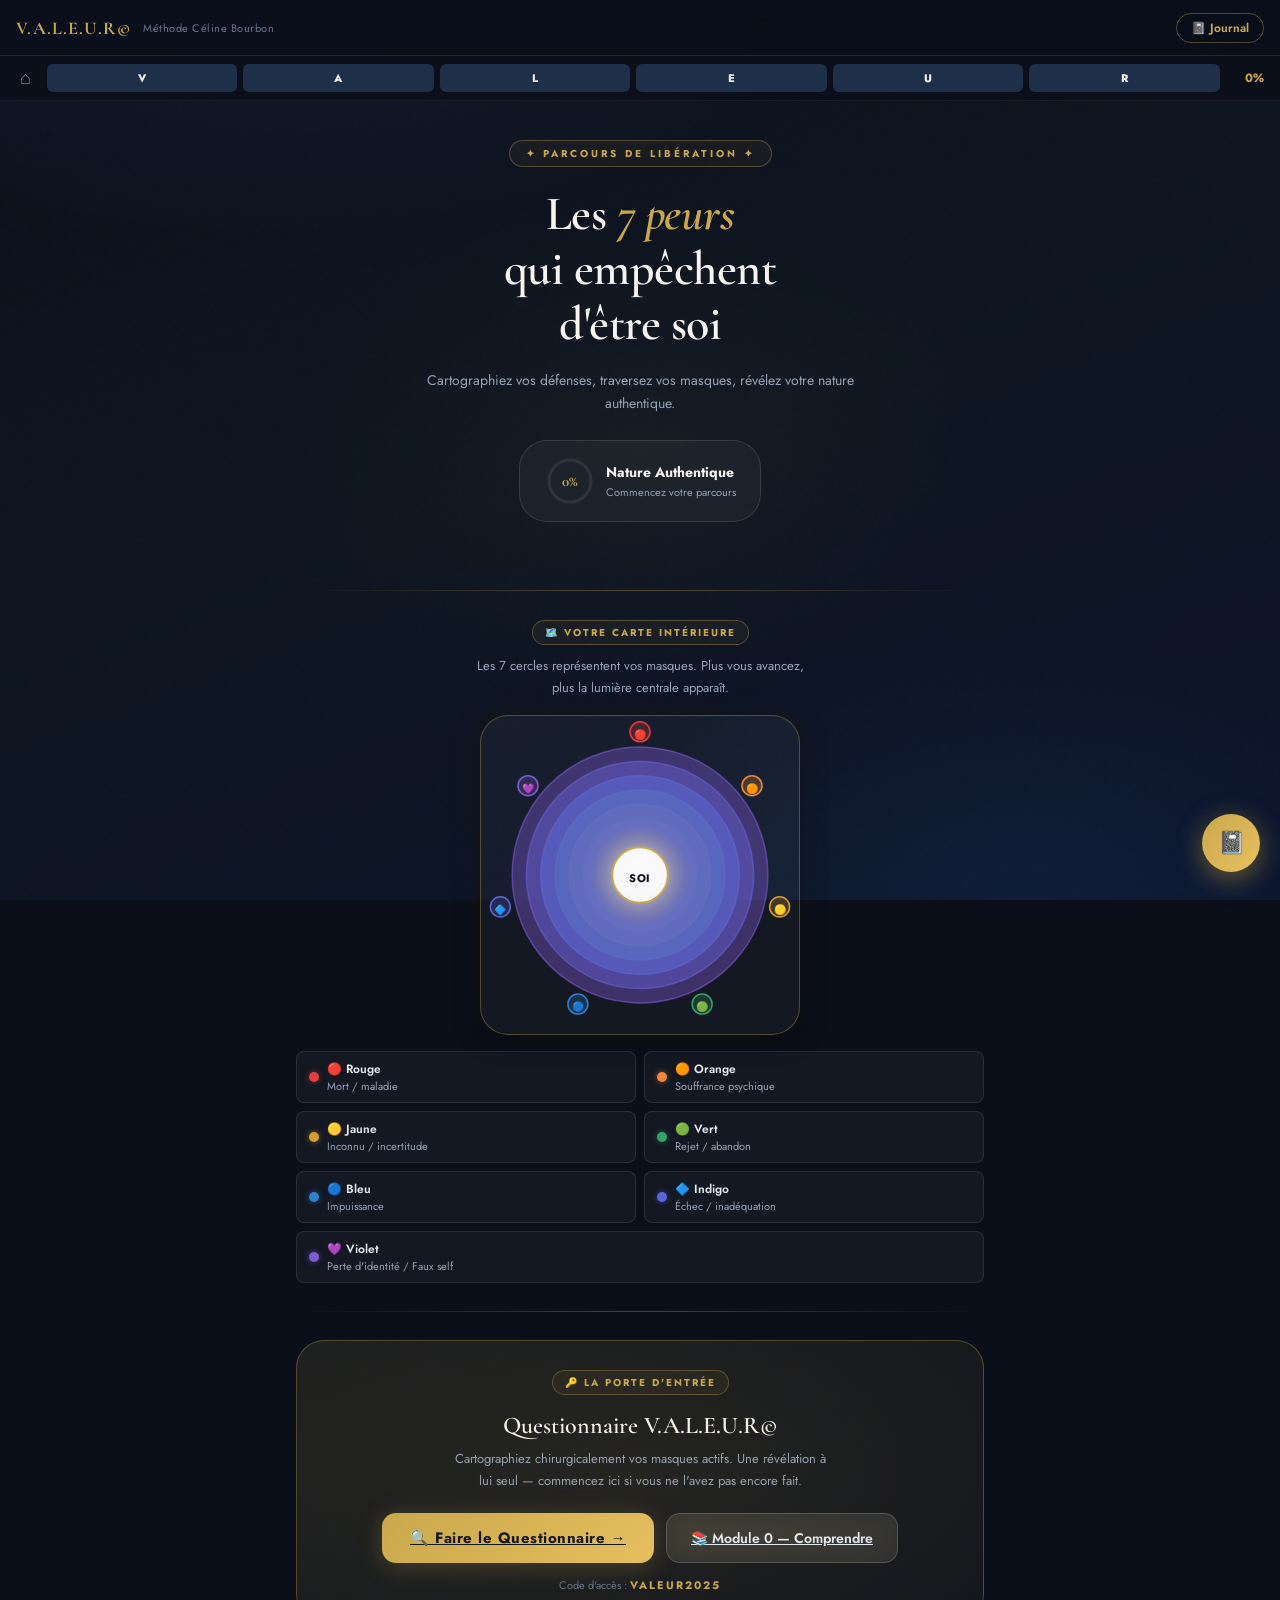
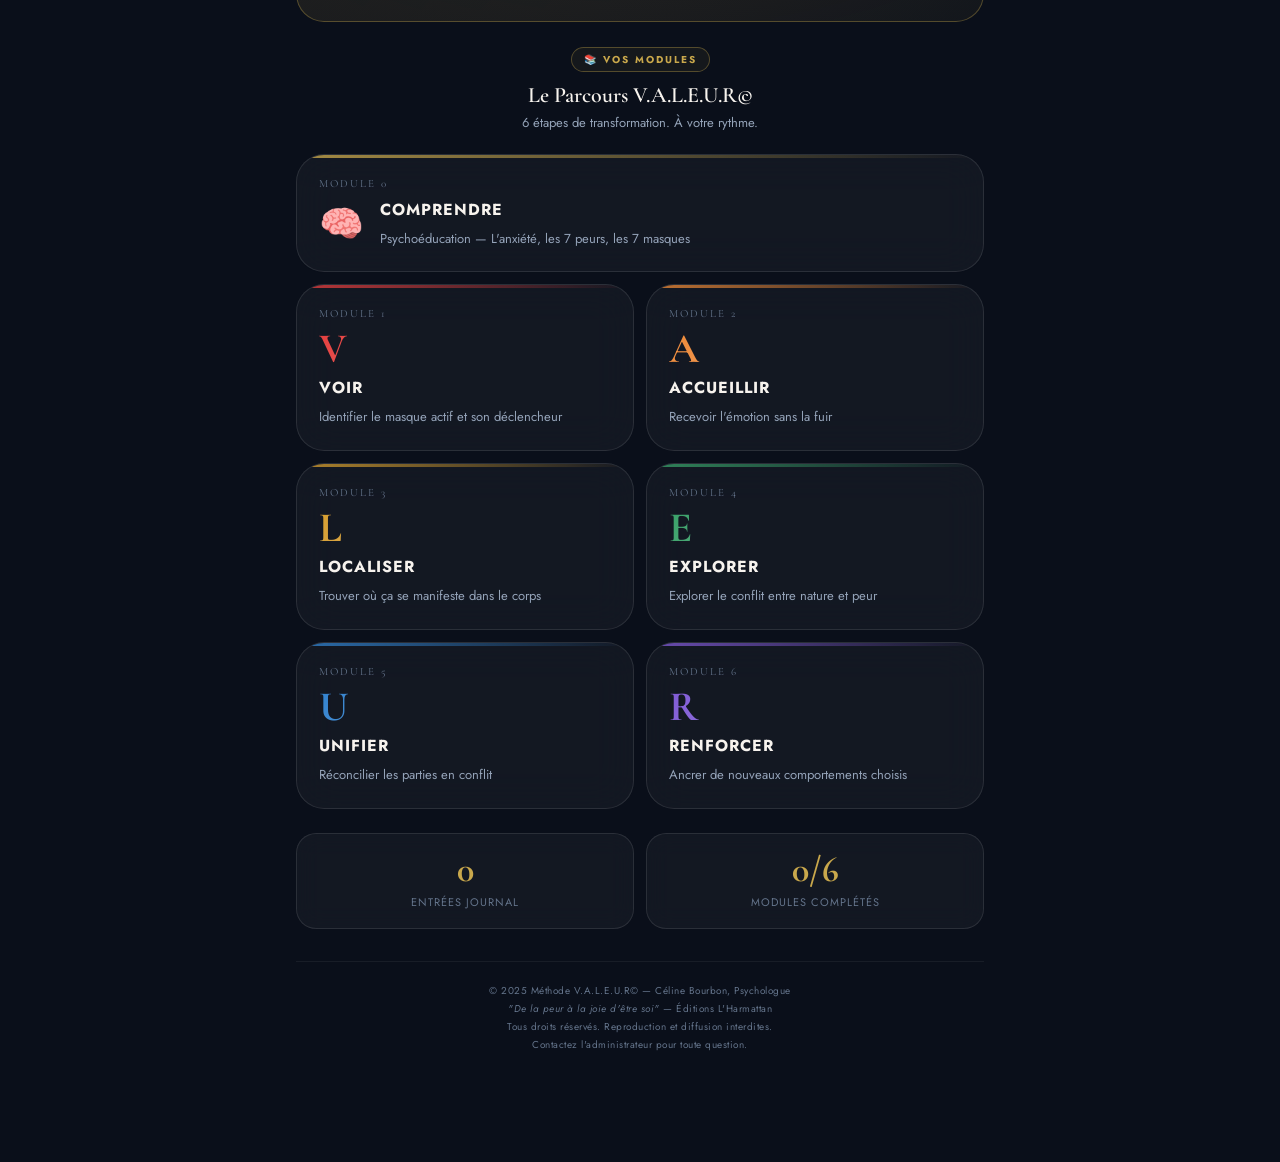
<file: index.html>
<!DOCTYPE html>
<html lang="fr">
<head>
  <meta charset="UTF-8"/>
  <meta name="viewport" content="width=device-width,initial-scale=1,maximum-scale=1"/>
  <meta name="robots" content="noindex,nofollow"/>
  <meta name="description" content="Méthode V.A.L.E.U.R© — Parcours de libération des 7 peurs universelles"/>
  <title>V.A.L.E.U.R© — Tableau de Bord</title>

  <!-- Fonts -->
  <link rel="preconnect" href="https://fonts.googleapis.com"/>
  <link rel="preconnect" href="https://fonts.gstatic.com" crossorigin/>
  <link href="https://fonts.googleapis.com/css2?family=Cormorant+Garamond:ital,wght@0,300;0,400;0,600;0,700;1,400;1,600&family=Jost:wght@300;400;500;600;700;800&display=swap" rel="stylesheet"/>

  <!-- Design System -->
  <style>
/* ═══════════════════════════════════════════════════════════════════
   DESIGN SYSTEM — V.A.L.E.U.R© Premium Glassmorphism
   © 2025 Méthode V.A.L.E.U.R© — Céline Bourbon, Psychologue
   "De la peur à la joie d'être soi" — Éditions L'Harmattan
   Tous droits réservés. Reproduction interdite.
   ═══════════════════════════════════════════════════════════════════ */

/* ── GOOGLE FONTS ─────────────────────────────────────────────────── */
@import url('https://fonts.googleapis.com/css2?family=Cormorant+Garamond:ital,wght@0,300;0,400;0,600;0,700;1,400;1,600&family=Jost:wght@300;400;500;600;700;800&display=swap');

/* ── CSS VARIABLES ────────────────────────────────────────────────── */
:root {
  /* Backgrounds */
  --bg-void:      #050a12;
  --bg-deep:      #0a0f1a;
  --bg-mid:       #111827;
  --bg-surface:   #1a2235;
  --bg-raised:    #243047;

  /* Glass */
  --glass-bg:     rgba(255,255,255,0.04);
  --glass-bg-2:   rgba(255,255,255,0.07);
  --glass-bg-3:   rgba(255,255,255,0.11);
  --glass-border: rgba(255,255,255,0.10);
  --glass-border-2: rgba(255,255,255,0.18);
  --glass-glow:   rgba(201,168,76,0.12);

  /* Gold */
  --gold:         #c9a84c;
  --gold-light:   #f0d080;
  --gold-dim:     rgba(201,168,76,0.3);
  --gold-glow:    rgba(201,168,76,0.15);

  /* Text */
  --text-bright:  #f7f3ee;
  --text-main:    #e2e8f0;
  --text-muted:   #94a3b8;
  --text-dim:     #64748b;

  /* 7 Masques */
  --rouge:        #e53e3e;
  --rouge-glow:   rgba(229,62,62,0.25);
  --orange:       #ed8936;
  --orange-glow:  rgba(237,137,54,0.25);
  --jaune:        #d69e2e;
  --jaune-glow:   rgba(214,158,46,0.25);
  --vert:         #38a169;
  --vert-glow:    rgba(56,161,105,0.25);
  --bleu:         #3182ce;
  --bleu-glow:    rgba(49,130,206,0.25);
  --indigo:       #5a67d8;
  --indigo-glow:  rgba(90,103,216,0.25);
  --violet:       #805ad5;
  --violet-glow:  rgba(128,90,213,0.25);

  /* Borders */
  --border-dim:   rgba(255,255,255,0.06);
  --border-mid:   rgba(255,255,255,0.10);
  --border-gold:  rgba(201,168,76,0.35);

  /* Radius */
  --r-sm:  8px;
  --r-md:  14px;
  --r-lg:  20px;
  --r-xl:  28px;
  --r-2xl: 36px;

  /* Shadows */
  --shadow-sm:   0 2px 8px rgba(0,0,0,0.4);
  --shadow-md:   0 4px 24px rgba(0,0,0,0.5);
  --shadow-lg:   0 8px 40px rgba(0,0,0,0.6);
  --shadow-gold: 0 4px 24px rgba(201,168,76,0.25);
  --shadow-glow: 0 0 40px rgba(201,168,76,0.12);

  /* Blur */
  --blur-sm: blur(12px);
  --blur-md: blur(20px);
  --blur-lg: blur(32px);

  /* Transitions */
  --ease-out:   cubic-bezier(0.16,1,0.3,1);
  --ease-spring:cubic-bezier(0.34,1.56,0.64,1);
  --ease-inout: cubic-bezier(0.4,0,0.2,1);
  --t-fast:  0.15s;
  --t-mid:   0.3s;
  --t-slow:  0.5s;
}

/* ── RESET ────────────────────────────────────────────────────────── */
*,*::before,*::after { box-sizing:border-box; margin:0; padding:0; }
html { scroll-behavior:smooth; -webkit-text-size-adjust:100%; }
body {
  font-family:'Jost',sans-serif;
  background:var(--bg-deep);
  color:var(--text-main);
  min-height:100vh;
  overflow-x:hidden;
  -webkit-font-smoothing:antialiased;
}

/* ── ANTI-COPY PROTECTION ──────────────────────────────────────────── */
body {
  -webkit-user-select:none;
  -moz-user-select:none;
  -ms-user-select:none;
  user-select:none;
}
input, textarea { user-select:text !important; }

/* ── BACKGROUND MESH ──────────────────────────────────────────────── */
.bg-mesh {
  position:fixed; inset:0; z-index:-1;
  background:
    radial-gradient(ellipse 80% 60% at 20% -10%, rgba(128,90,213,0.12) 0%, transparent 60%),
    radial-gradient(ellipse 60% 50% at 80% 100%, rgba(49,130,206,0.10) 0%, transparent 60%),
    radial-gradient(ellipse 40% 40% at 50% 50%, rgba(201,168,76,0.04) 0%, transparent 70%),
    linear-gradient(160deg, #0a0f1a 0%, #0d1520 50%, #0a1128 100%);
}
.bg-mesh::after {
  content:'';
  position:absolute; inset:0;
  background-image:url("data:image/svg+xml,%3Csvg viewBox='0 0 200 200' xmlns='http://www.w3.org/2000/svg'%3E%3Cfilter id='noise'%3E%3CfeTurbulence type='fractalNoise' baseFrequency='0.9' numOctaves='4' stitchTiles='stitch'/%3E%3C/filter%3E%3Crect width='100%25' height='100%25' filter='url(%23noise)' opacity='0.035'/%3E%3C/svg%3E");
  opacity:0.4; pointer-events:none;
}

/* ── GLASS CARD ───────────────────────────────────────────────────── */
.glass {
  background:var(--glass-bg);
  backdrop-filter:var(--blur-md);
  -webkit-backdrop-filter:var(--blur-md);
  border:1px solid var(--glass-border);
  border-radius:var(--r-lg);
}
.glass-2 {
  background:var(--glass-bg-2);
  backdrop-filter:var(--blur-md);
  -webkit-backdrop-filter:var(--blur-md);
  border:1px solid var(--glass-border-2);
  border-radius:var(--r-lg);
}
.glass-card {
  background:var(--glass-bg);
  backdrop-filter:var(--blur-md);
  -webkit-backdrop-filter:var(--blur-md);
  border:1px solid var(--glass-border);
  border-radius:var(--r-xl);
  box-shadow:var(--shadow-md);
  padding:24px;
  transition:border-color var(--t-mid) var(--ease-out),
             box-shadow var(--t-mid) var(--ease-out),
             transform var(--t-mid) var(--ease-out);
}
.glass-card:hover {
  border-color:rgba(255,255,255,0.16);
  box-shadow:var(--shadow-lg), var(--shadow-glow);
  transform:translateY(-2px);
}
.glass-card-gold {
  border-color:var(--border-gold);
  box-shadow:var(--shadow-md), 0 0 30px rgba(201,168,76,0.08);
}

/* ── STICKY GLASS HEADER ──────────────────────────────────────────── */
.glass-header {
  position:fixed;
  top:0; left:0; right:0;
  z-index:200;
  background:rgba(10,15,26,0.85);
  backdrop-filter:var(--blur-md);
  -webkit-backdrop-filter:var(--blur-md);
  border-bottom:1px solid var(--glass-border);
  height:56px;
  display:flex;
  align-items:center;
  padding:0 16px;
  gap:12px;
}
.header-logo {
  font-family:'Cormorant Garamond',serif;
  color:var(--gold);
  font-size:18px;
  font-weight:700;
  letter-spacing:1px;
  white-space:nowrap;
}
.header-subtitle {
  font-size:11px;
  color:var(--text-dim);
  white-space:nowrap;
  font-weight:400;
  letter-spacing:0.5px;
}
.header-spacer { flex:1; }
.header-progress-mini {
  display:flex;
  align-items:center;
  gap:6px;
}

/* ── PROGRESS BAR (sticky override) ─────────────────────────────── */
#valeur-progress-bar {
  position:fixed !important;
  top:56px !important;
  left:0; right:0;
  z-index:190;
  background:rgba(10,15,26,0.9) !important;
  backdrop-filter:var(--blur-sm);
  -webkit-backdrop-filter:var(--blur-sm);
  border-bottom:1px solid var(--border-dim) !important;
  padding:8px 16px !important;
}

/* ── PAGE LAYOUT ──────────────────────────────────────────────────── */
.page-content {
  padding-top:108px; /* header + progress bar */
  padding-bottom:100px;
  max-width:720px;
  margin:0 auto;
  padding-left:16px;
  padding-right:16px;
}

/* ── TYPOGRAPHY ───────────────────────────────────────────────────── */
.display-title {
  font-family:'Cormorant Garamond',serif;
  font-size:clamp(28px,6vw,48px);
  font-weight:600;
  line-height:1.15;
  color:var(--text-bright);
  letter-spacing:-0.5px;
}
.display-title em {
  color:var(--gold);
  font-style:italic;
}
.section-title {
  font-family:'Cormorant Garamond',serif;
  font-size:clamp(20px,4vw,28px);
  font-weight:600;
  color:var(--text-bright);
  margin-bottom:16px;
}
.label-gold {
  display:inline-flex;
  align-items:center;
  gap:6px;
  font-size:10px;
  font-weight:700;
  letter-spacing:2px;
  text-transform:uppercase;
  color:var(--gold);
  border:1px solid var(--border-gold);
  padding:4px 12px;
  border-radius:20px;
  background:rgba(201,168,76,0.06);
}
.text-muted { color:var(--text-muted); font-size:14px; line-height:1.7; }
.text-dim { color:var(--text-dim); font-size:13px; }

/* ── BUTTONS ──────────────────────────────────────────────────────── */
.btn-primary {
  display:inline-flex;
  align-items:center;
  justify-content:center;
  gap:8px;
  background:linear-gradient(135deg,var(--gold),#e8c060);
  color:#0a0f1a;
  border:none;
  border-radius:var(--r-md);
  padding:14px 28px;
  font-family:'Jost',sans-serif;
  font-size:15px;
  font-weight:700;
  cursor:pointer;
  letter-spacing:0.5px;
  box-shadow:var(--shadow-gold);
  transition:all var(--t-mid) var(--ease-spring);
}
.btn-primary:hover {
  transform:translateY(-2px) scale(1.02);
  box-shadow:0 8px 32px rgba(201,168,76,0.45);
}
.btn-primary:active { transform:scale(0.98); }

.btn-glass {
  display:inline-flex;
  align-items:center;
  justify-content:center;
  gap:8px;
  background:var(--glass-bg-2);
  backdrop-filter:var(--blur-sm);
  color:var(--text-main);
  border:1px solid var(--glass-border-2);
  border-radius:var(--r-md);
  padding:12px 24px;
  font-family:'Jost',sans-serif;
  font-size:14px;
  font-weight:600;
  cursor:pointer;
  transition:all var(--t-mid) var(--ease-out);
}
.btn-glass:hover {
  background:var(--glass-bg-3);
  border-color:rgba(255,255,255,0.25);
  transform:translateY(-1px);
}

.btn-ghost {
  background:none;
  border:1px solid var(--border-dim);
  color:var(--text-muted);
  border-radius:var(--r-md);
  padding:10px 20px;
  font-family:'Jost',sans-serif;
  font-size:13px;
  font-weight:500;
  cursor:pointer;
  transition:all var(--t-fast) var(--ease-out);
}
.btn-ghost:hover { border-color:var(--glass-border-2); color:var(--text-main); }

/* ── FAB — FLOATING ACTION BUTTON ────────────────────────────────── */
.fab {
  position:fixed;
  bottom:28px;
  right:20px;
  z-index:300;
  width:58px;
  height:58px;
  border-radius:50%;
  background:linear-gradient(135deg,var(--gold),#e8c060);
  border:none;
  cursor:pointer;
  display:flex;
  align-items:center;
  justify-content:center;
  font-size:22px;
  box-shadow:0 6px 24px rgba(201,168,76,0.5), 0 2px 8px rgba(0,0,0,0.5);
  animation:fab-float 3s ease-in-out infinite;
  transition:transform var(--t-mid) var(--ease-spring), box-shadow var(--t-mid);
}
.fab:hover {
  transform:scale(1.12) translateY(-2px);
  box-shadow:0 10px 36px rgba(201,168,76,0.65), 0 2px 12px rgba(0,0,0,0.5);
  animation:none;
}
.fab:active { transform:scale(0.94); }
@keyframes fab-float {
  0%,100% { transform:translateY(0); }
  50%      { transform:translateY(-6px); }
}

/* ── MODAL OVERLAY ────────────────────────────────────────────────── */
.modal-overlay {
  position:fixed;
  inset:0;
  z-index:400;
  background:rgba(5,10,18,0.85);
  backdrop-filter:blur(8px);
  -webkit-backdrop-filter:blur(8px);
  display:flex;
  align-items:flex-end;
  justify-content:center;
  padding:16px;
  opacity:0;
  visibility:hidden;
  transition:all var(--t-mid) var(--ease-out);
}
.modal-overlay.open {
  opacity:1;
  visibility:visible;
}
.modal-sheet {
  background:rgba(15,22,38,0.95);
  backdrop-filter:var(--blur-lg);
  -webkit-backdrop-filter:var(--blur-lg);
  border:1px solid var(--glass-border-2);
  border-radius:var(--r-2xl) var(--r-2xl) var(--r-lg) var(--r-lg);
  width:100%;
  max-width:600px;
  max-height:90vh;
  overflow-y:auto;
  padding:28px 24px;
  transform:translateY(40px);
  transition:transform var(--t-mid) var(--ease-spring);
  box-shadow:0 -8px 60px rgba(0,0,0,0.6);
}
.modal-overlay.open .modal-sheet {
  transform:translateY(0);
}
.modal-handle {
  width:40px;
  height:4px;
  background:var(--glass-border-2);
  border-radius:2px;
  margin:0 auto 20px;
}

/* ── JOURNAL FORM ─────────────────────────────────────────────────── */
.journal-step {
  background:var(--glass-bg);
  border:1px solid var(--glass-border);
  border-radius:var(--r-lg);
  padding:18px;
  margin-bottom:12px;
  transition:border-color var(--t-mid);
}
.journal-step.active {
  border-color:var(--border-gold);
  background:rgba(201,168,76,0.04);
}
.journal-step-header {
  display:flex;
  align-items:center;
  gap:12px;
  margin-bottom:10px;
}
.journal-letter {
  width:34px;
  height:34px;
  border-radius:10px;
  background:linear-gradient(135deg,var(--gold),#e8c060);
  color:#0a0f1a;
  font-size:16px;
  font-weight:800;
  display:flex;
  align-items:center;
  justify-content:center;
  flex-shrink:0;
  font-family:'Cormorant Garamond',serif;
}
.journal-label {
  font-weight:700;
  font-size:13px;
  color:var(--text-bright);
}
.journal-sublabel {
  font-size:11px;
  color:var(--text-dim);
  line-height:1.5;
}
.journal-textarea {
  width:100%;
  background:rgba(255,255,255,0.03);
  border:1px solid var(--border-dim);
  border-radius:var(--r-sm);
  color:var(--text-main);
  font-family:'Jost',sans-serif;
  font-size:14px;
  line-height:1.7;
  padding:12px 14px;
  resize:vertical;
  min-height:80px;
  transition:border-color var(--t-fast);
  user-select:text;
}
.journal-textarea:focus {
  outline:none;
  border-color:var(--border-gold);
  background:rgba(201,168,76,0.03);
}
.journal-textarea::placeholder { color:var(--text-dim); }

/* ── MASQUE SELECTOR ──────────────────────────────────────────────── */
.masque-grid {
  display:grid;
  grid-template-columns:repeat(7,1fr);
  gap:8px;
}
.masque-chip {
  aspect-ratio:1;
  border-radius:10px;
  background:var(--glass-bg);
  border:2px solid transparent;
  cursor:pointer;
  display:flex;
  flex-direction:column;
  align-items:center;
  justify-content:center;
  gap:4px;
  transition:all var(--t-mid) var(--ease-spring);
  font-size:18px;
}
.masque-chip:hover { transform:scale(1.1); }
.masque-chip.selected {
  border-color:currentColor;
  transform:scale(1.08);
}
.masque-chip-dot {
  width:8px;
  height:8px;
  border-radius:50%;
}

/* ── MODULE CARDS ─────────────────────────────────────────────────── */
.module-card {
  position:relative;
  background:var(--glass-bg);
  backdrop-filter:var(--blur-md);
  -webkit-backdrop-filter:var(--blur-md);
  border:1px solid var(--glass-border);
  border-radius:var(--r-xl);
  padding:22px;
  overflow:hidden;
  transition:all var(--t-mid) var(--ease-out);
  cursor:pointer;
  text-decoration:none;
  display:block;
}
.module-card::before {
  content:'';
  position:absolute;
  top:0; left:0; right:0;
  height:3px;
  background:linear-gradient(90deg,var(--module-color,var(--gold)),transparent);
  opacity:0.8;
}
.module-card:hover {
  border-color:rgba(255,255,255,0.16);
  transform:translateY(-3px);
  box-shadow:0 12px 40px rgba(0,0,0,0.4), 0 0 0 1px rgba(255,255,255,0.08);
}
.module-card.done::after {
  content:'✓';
  position:absolute;
  top:14px; right:16px;
  width:26px; height:26px;
  border-radius:50%;
  background:linear-gradient(135deg,var(--gold),#e8c060);
  color:#0a0f1a;
  font-weight:900;
  font-size:13px;
  display:flex;
  align-items:center;
  justify-content:center;
}
.module-number {
  font-family:'Cormorant Garamond',serif;
  font-size:11px;
  font-weight:400;
  letter-spacing:2px;
  text-transform:uppercase;
  color:var(--text-dim);
  margin-bottom:8px;
}
.module-letter {
  font-family:'Cormorant Garamond',serif;
  font-size:42px;
  font-weight:700;
  line-height:1;
  margin-bottom:6px;
  background:linear-gradient(135deg,var(--module-color,var(--gold)),color-mix(in srgb,var(--module-color,var(--gold)) 60%,white));
  -webkit-background-clip:text;
  -webkit-text-fill-color:transparent;
  background-clip:text;
}
.module-name {
  font-size:16px;
  font-weight:700;
  color:var(--text-bright);
  letter-spacing:1px;
  text-transform:uppercase;
  margin-bottom:8px;
}
.module-desc { font-size:13px; color:var(--text-muted); line-height:1.6; }

/* ── STAT CARDS ───────────────────────────────────────────────────── */
.stat-grid {
  display:grid;
  grid-template-columns:repeat(2,1fr);
  gap:12px;
}
.stat-card {
  background:var(--glass-bg);
  backdrop-filter:var(--blur-sm);
  border:1px solid var(--glass-border);
  border-radius:var(--r-lg);
  padding:18px;
  text-align:center;
}
.stat-value {
  font-family:'Cormorant Garamond',serif;
  font-size:36px;
  font-weight:700;
  color:var(--gold);
  line-height:1;
  margin-bottom:6px;
}
.stat-label { font-size:11px; color:var(--text-dim); letter-spacing:1px; text-transform:uppercase; }

/* ── CONFETTI SYSTEM ──────────────────────────────────────────────── */
.confetti-canvas {
  position:fixed;
  inset:0;
  z-index:9999;
  pointer-events:none;
}

/* ── ANIMATIONS ───────────────────────────────────────────────────── */
@keyframes fadeInUp {
  from { opacity:0; transform:translateY(24px); }
  to   { opacity:1; transform:translateY(0); }
}
@keyframes fadeIn {
  from { opacity:0; }
  to   { opacity:1; }
}
@keyframes scaleIn {
  from { opacity:0; transform:scale(0.92); }
  to   { opacity:1; transform:scale(1); }
}
@keyframes shimmer {
  0%   { background-position:-200% center; }
  100% { background-position:200% center; }
}
@keyframes pulse-gold {
  0%,100% { box-shadow:0 0 0 0 rgba(201,168,76,0.4); }
  50%      { box-shadow:0 0 0 8px rgba(201,168,76,0); }
}

.animate-in { animation:fadeInUp 0.6s var(--ease-spring) both; }
.animate-in-2 { animation:fadeInUp 0.6s var(--ease-spring) 0.1s both; }
.animate-in-3 { animation:fadeInUp 0.6s var(--ease-spring) 0.2s both; }
.animate-in-4 { animation:fadeInUp 0.6s var(--ease-spring) 0.3s both; }
.animate-in-5 { animation:fadeInUp 0.6s var(--ease-spring) 0.4s both; }

/* ── DIVIDER ──────────────────────────────────────────────────────── */
.gold-divider {
  height:1px;
  background:linear-gradient(90deg,transparent,var(--border-gold),transparent);
  margin:28px 0;
}

/* ── TOAST / NOTIFICATION ────────────────────────────────────────── */
.toast {
  position:fixed;
  bottom:96px;
  left:50%;
  transform:translateX(-50%) translateY(20px);
  background:rgba(15,22,38,0.95);
  backdrop-filter:var(--blur-md);
  border:1px solid var(--border-gold);
  border-radius:var(--r-lg);
  padding:12px 20px;
  font-size:14px;
  font-weight:600;
  color:var(--text-bright);
  opacity:0;
  transition:all var(--t-mid) var(--ease-spring);
  white-space:nowrap;
  z-index:350;
  box-shadow:var(--shadow-gold);
}
.toast.show {
  opacity:1;
  transform:translateX(-50%) translateY(0);
}

/* ── COPYRIGHT FOOTER ────────────────────────────────────────────── */
.copyright-footer {
  text-align:center;
  padding:20px 16px 8px;
  font-size:10px;
  color:var(--text-dim);
  letter-spacing:0.5px;
  line-height:1.8;
  border-top:1px solid var(--border-dim);
  margin-top:32px;
}
.copyright-footer a { color:var(--gold); text-decoration:none; }

/* ── SCROLLBAR ────────────────────────────────────────────────────── */
::-webkit-scrollbar { width:4px; }
::-webkit-scrollbar-track { background:transparent; }
::-webkit-scrollbar-thumb { background:var(--border-mid); border-radius:2px; }
::-webkit-scrollbar-thumb:hover { background:var(--glass-border-2); }

/* ── MOBILE RESPONSIVE ────────────────────────────────────────────── */
@media (max-width:480px) {
  .glass-card { padding:18px; border-radius:var(--r-lg); }
  .stat-grid { grid-template-columns:1fr 1fr; gap:8px; }
  .masque-grid { gap:6px; }
  .page-content { padding-top:100px; padding-left:12px; padding-right:12px; }
}

/* ── MODULE PAGE SPECIFICS ────────────────────────────────────────── */
.module-hero {
  border-radius:var(--r-xl);
  padding:32px 24px;
  margin-bottom:24px;
  position:relative;
  overflow:hidden;
}
.module-hero::before {
  content:'';
  position:absolute;
  inset:0;
  background:radial-gradient(ellipse 70% 60% at 30% 50%,var(--module-color-glow,rgba(201,168,76,0.15)),transparent 70%);
  pointer-events:none;
}
.exercise-card {
  background:var(--glass-bg);
  border:1px solid var(--glass-border);
  border-radius:var(--r-lg);
  padding:20px;
  margin-bottom:12px;
  transition:all var(--t-mid);
}
.exercise-number {
  width:28px; height:28px;
  border-radius:8px;
  background:linear-gradient(135deg,var(--module-color,var(--gold)),color-mix(in srgb,var(--module-color,var(--gold)) 70%,white));
  color:#0a0f1a;
  font-weight:800;
  font-size:13px;
  display:inline-flex;
  align-items:center;
  justify-content:center;
  margin-right:12px;
  flex-shrink:0;
}
.step-item {
  display:flex;
  align-items:flex-start;
  gap:14px;
  padding:16px 0;
  border-bottom:1px solid var(--border-dim);
}
.step-item:last-child { border-bottom:none; }
.step-dot {
  width:10px; height:10px;
  border-radius:50%;
  background:var(--module-color,var(--gold));
  margin-top:5px;
  flex-shrink:0;
  box-shadow:0 0 8px var(--module-color,var(--gold));
}

</style>

  <!-- valeur-config -->
  <script src="valeur-config.js"></script>

  <style>
    /* ── HERO GRADIENT ─────────────────────────────────────────── */
    .hero-section {
      text-align:center;
      padding:32px 0 24px;
    }
    .hero-eyebrow {
      display:inline-flex;
      align-items:center;
      gap:8px;
      font-size:10px;
      font-weight:700;
      letter-spacing:3px;
      text-transform:uppercase;
      color:var(--gold);
      border:1px solid var(--border-gold);
      padding:5px 16px;
      border-radius:20px;
      background:rgba(201,168,76,0.06);
      margin-bottom:20px;
    }
    .nature-badge {
      display:inline-flex;
      align-items:center;
      gap:10px;
      background:rgba(255,255,255,0.04);
      border:1px solid rgba(255,255,255,0.12);
      border-radius:var(--r-xl);
      padding:14px 24px;
      margin:24px 0 16px;
    }
    .nature-progress-ring {
      position:relative;
      width:52px; height:52px;
      flex-shrink:0;
    }
    .nature-progress-ring svg { transform:rotate(-90deg); }
    .nature-pct-text {
      position:absolute;
      inset:0;
      display:flex;
      align-items:center;
      justify-content:center;
      font-family:'Cormorant Garamond',serif;
      font-size:15px;
      font-weight:700;
      color:var(--gold);
    }
    .nature-label {
      text-align:left;
    }
    .nature-label-title {
      font-size:14px;
      font-weight:700;
      color:var(--text-bright);
      margin-bottom:2px;
    }
    .nature-label-sub {
      font-size:11px;
      color:var(--text-muted);
    }
    /* ── CARTE CONTAINER ─────────────────────────────────────── */
    .carte-section {
      margin:24px 0;
    }
    .carte-wrapper {
      position:relative;
      max-width:320px;
      margin:0 auto;
      padding:24px;
    }
    .carte-legend {
      display:grid;
      grid-template-columns:1fr 1fr;
      gap:8px;
      margin-top:16px;
    }
    .legend-item {
      display:flex;
      align-items:center;
      gap:8px;
      padding:8px 12px;
      background:var(--glass-bg);
      border:1px solid var(--glass-border);
      border-radius:var(--r-sm);
      cursor:pointer;
      transition:all var(--t-fast);
      text-decoration:none;
    }
    .legend-item:hover {
      border-color:var(--glass-border-2);
      background:var(--glass-bg-2);
    }
    .legend-dot {
      width:10px; height:10px;
      border-radius:50%;
      flex-shrink:0;
    }
    .legend-text { font-size:11px; color:var(--text-muted); }
    .legend-text strong { display:block; font-size:12px; color:var(--text-main); font-weight:600; }
    /* ── QUESTIONNAIRE CTA ────────────────────────────────────── */
    .questionnaire-cta {
      background:linear-gradient(135deg,rgba(201,168,76,0.1),rgba(201,168,76,0.04));
      border:1px solid var(--border-gold);
      border-radius:var(--r-xl);
      padding:28px 24px;
      text-align:center;
      margin:24px 0;
      position:relative;
      overflow:hidden;
    }
    .questionnaire-cta::before {
      content:'';
      position:absolute;
      top:-50%; left:-50%;
      width:200%; height:200%;
      background:radial-gradient(ellipse 40% 40% at 50% 50%,rgba(201,168,76,0.08),transparent);
      pointer-events:none;
    }
    /* ── MODULE GRID ─────────────────────────────────────────── */
    .modules-grid {
      display:grid;
      grid-template-columns:repeat(2,1fr);
      gap:12px;
    }
    .module-0-card {
      grid-column:1/-1;
    }
    @media(max-width:400px) {
      .modules-grid { grid-template-columns:1fr; }
      .module-0-card { grid-column:auto; }
      .carte-legend { grid-template-columns:1fr; }
    }
  </style>
</head>
<body>
  <div class="bg-mesh"></div>

  <!-- STICKY HEADER -->
  <header class="glass-header">
    <div class="header-logo">V.A.L.E.U.R©</div>
    <div class="header-subtitle">Méthode Céline Bourbon</div>
    <div class="header-spacer"></div>
    <button onclick="VALEUR_JOURNAL.open()" style="background:none;border:1px solid var(--border-gold);border-radius:20px;padding:5px 14px;color:var(--gold);font-size:12px;font-weight:600;cursor:pointer;font-family:'Jost',sans-serif;display:flex;align-items:center;gap:6px;">
      📓 Journal
    </button>
  </header>

  <!-- PROGRESS BAR -->
  <div id="valeur-progress-bar"></div>

  <main class="page-content">

    <!-- HERO -->
    <section class="hero-section animate-in">
      <div class="hero-eyebrow">✦ Parcours de Libération ✦</div>
      <h1 class="display-title">
        Les <em>7 peurs</em><br/>qui empêchent<br/>d'être soi
      </h1>
      <p class="text-muted" style="max-width:440px;margin:16px auto 0;font-size:14px;">
        Cartographiez vos défenses, traversez vos masques, révélez votre nature authentique.
      </p>

      <!-- NATURE AUTHENTIQUE PROGRESS -->
      <div class="nature-badge animate-in-2" id="nature-badge">
        <div class="nature-progress-ring">
          <svg width="52" height="52" viewBox="0 0 52 52">
            <circle cx="26" cy="26" r="21" fill="none" stroke="rgba(255,255,255,0.08)" stroke-width="3"/>
            <circle id="nature-ring-progress" cx="26" cy="26" r="21" fill="none"
              stroke="#c9a84c" stroke-width="3"
              stroke-dasharray="131.9" stroke-dashoffset="131.9"
              stroke-linecap="round"
              style="transition:stroke-dashoffset 1s cubic-bezier(0.34,1.56,0.64,1) 0.5s;"/>
          </svg>
          <div class="nature-pct-text" id="nature-pct-display">0%</div>
        </div>
        <div class="nature-label">
          <div class="nature-label-title">Nature Authentique</div>
          <div class="nature-label-sub" id="nature-phase-text">Commencez votre parcours</div>
        </div>
      </div>
    </section>

    <div class="gold-divider animate-in-2"></div>

    <!-- CARTE DES 7 MASQUES -->
    <section class="carte-section animate-in-3">
      <div style="text-align:center;margin-bottom:16px;">
        <div class="label-gold" style="margin-bottom:10px;">🗺️ VOTRE CARTE INTÉRIEURE</div>
        <p class="text-muted" style="font-size:13px;max-width:340px;margin:0 auto;">Les 7 cercles représentent vos masques. Plus vous avancez, plus la lumière centrale apparaît.</p>
      </div>

      <div class="glass-card glass-card-gold carte-wrapper" style="padding:20px;">
        <div id="carte-masques"></div>
      </div>

      <!-- Legend -->
      <div class="carte-legend" style="margin-top:16px;">
        <a class="legend-item" href="module1.html">
          <div class="legend-dot" style="background:#e53e3e;box-shadow:0 0 6px #e53e3e88;"></div>
          <div class="legend-text"><strong>🔴 Rouge</strong>Mort / maladie</div>
        </a>
        <a class="legend-item" href="module2.html">
          <div class="legend-dot" style="background:#ed8936;box-shadow:0 0 6px #ed893688;"></div>
          <div class="legend-text"><strong>🟠 Orange</strong>Souffrance psychique</div>
        </a>
        <a class="legend-item" href="module3.html">
          <div class="legend-dot" style="background:#d69e2e;box-shadow:0 0 6px #d69e2e88;"></div>
          <div class="legend-text"><strong>🟡 Jaune</strong>Inconnu / incertitude</div>
        </a>
        <a class="legend-item" href="module4.html">
          <div class="legend-dot" style="background:#38a169;box-shadow:0 0 6px #38a16988;"></div>
          <div class="legend-text"><strong>🟢 Vert</strong>Rejet / abandon</div>
        </a>
        <a class="legend-item" href="module5.html">
          <div class="legend-dot" style="background:#3182ce;box-shadow:0 0 6px #3182ce88;"></div>
          <div class="legend-text"><strong>🔵 Bleu</strong>Impuissance</div>
        </a>
        <a class="legend-item" href="module6.html">
          <div class="legend-dot" style="background:#5a67d8;box-shadow:0 0 6px #5a67d888;"></div>
          <div class="legend-text"><strong>🔷 Indigo</strong>Échec / inadéquation</div>
        </a>
        <a class="legend-item" style="grid-column:1/-1;" href="module7.html">
          <div class="legend-dot" style="background:#805ad5;box-shadow:0 0 6px #805ad588;"></div>
          <div class="legend-text"><strong>💜 Violet</strong>Perte d'identité / Faux self</div>
        </a>
      </div>
    </section>

    <div class="gold-divider"></div>

    <!-- QUESTIONNAIRE CTA -->
    <section class="questionnaire-cta animate-in-4">
      <div class="label-gold" style="margin:0 auto 16px;width:fit-content;">🔑 LA PORTE D'ENTRÉE</div>
      <h2 class="section-title" style="font-size:24px;margin-bottom:8px;">Questionnaire V.A.L.E.U.R©</h2>
      <p class="text-muted" style="font-size:13px;max-width:380px;margin:0 auto 20px;">
        Cartographiez chirurgicalement vos masques actifs. Une révélation à lui seul — commencez ici si vous ne l'avez pas encore fait.
      </p>
      <div style="display:flex;gap:12px;justify-content:center;flex-wrap:wrap;">
        <a href="https://celinebourbon-ux.github.io/Questionnaire-Valeur-V4/" target="_blank" rel="noopener" class="btn-primary">
          🔍 Faire le Questionnaire →
        </a>
        <a href="module0.html" class="btn-glass">
          📚 Module 0 — Comprendre
        </a>
      </div>
      <div style="margin-top:14px;font-size:11px;color:var(--text-dim);">Code d'accès : <span style="color:var(--gold);font-weight:700;letter-spacing:2px;">VALEUR2025</span></div>
    </section>

    <!-- MODULES -->
    <section style="margin-top:8px;">
      <div style="text-align:center;margin-bottom:20px;">
        <div class="label-gold" style="margin-bottom:10px;">📚 VOS MODULES</div>
        <h2 class="section-title" style="font-size:22px;margin-bottom:4px;">Le Parcours V.A.L.E.U.R©</h2>
        <p class="text-muted" style="font-size:13px;">6 étapes de transformation. À votre rythme.</p>
      </div>

      <div class="modules-grid" id="modules-grid">
        <!-- Module 0 -->
        <a href="module0.html" class="module-card module-0-card animate-in-2" style="--module-color:#c9a84c;--module-color-glow:rgba(201,168,76,0.15)">
          <div class="module-number">Module 0</div>
          <div style="display:flex;align-items:center;gap:16px;">
            <div style="font-size:36px;line-height:1;">🧠</div>
            <div>
              <div class="module-name">COMPRENDRE</div>
              <div class="module-desc">Psychoéducation — L'anxiété, les 7 peurs, les 7 masques</div>
            </div>
          </div>
        </a>
      </div>

      <div class="modules-grid" id="valeur-modules-grid" style="margin-top:12px;">
        <!-- Dynamically populated by JS -->
      </div>
    </section>

    <!-- STATS -->
    <section style="margin-top:24px;">
      <div class="stat-grid">
        <div class="stat-card animate-in-3">
          <div class="stat-value" id="stat-journal">0</div>
          <div class="stat-label">Entrées journal</div>
        </div>
        <div class="stat-card animate-in-3">
          <div class="stat-value" id="stat-modules">0/6</div>
          <div class="stat-label">Modules complétés</div>
        </div>
      </div>
    </section>

    <!-- COPYRIGHT FOOTER -->
    <footer class="copyright-footer">
      © 2025 Méthode V.A.L.E.U.R© — Céline Bourbon, Psychologue<br/>
      <em>"De la peur à la joie d'être soi"</em> — Éditions L'Harmattan<br/>
      Tous droits réservés. Reproduction et diffusion interdites.<br/>
      Contactez l'administrateur pour toute question.
    </footer>

  </main>

  <!-- SCRIPTS -->
  <script>
/* ═══════════════════════════════════════════════════════════════════
   JOURNAL-MANAGER.JS — Journal Universel V.A.L.E.U.R©
   © 2025 Méthode V.A.L.E.U.R© — Céline Bourbon, Psychologue
   Tous droits réservés.
   ═══════════════════════════════════════════════════════════════════ */

(function() {
  'use strict';

  const LS_KEY = 'valeur_journal_entries';
  const MASQUES = [
    { id:'rouge',  emoji:'🔴', color:'#e53e3e', label:'Rouge',  peur:'Mort / maladie' },
    { id:'orange', emoji:'🟠', color:'#ed8936', label:'Orange', peur:'Souffrance psychique' },
    { id:'jaune',  emoji:'🟡', color:'#d69e2e', label:'Jaune',  peur:'Inconnu / incertitude' },
    { id:'vert',   emoji:'🟢', color:'#38a169', label:'Vert',   peur:'Rejet / abandon' },
    { id:'bleu',   emoji:'🔵', color:'#3182ce', label:'Bleu',   peur:'Impuissance' },
    { id:'indigo', emoji:'🔷', color:'#5a67d8', label:'Indigo', peur:'Échec / inadéquation' },
    { id:'violet', emoji:'💜', color:'#805ad5', label:'Violet', peur:'Perte d\'identité' },
  ];

  const STEPS = [
    { letter:'V', name:'VOIR',       desc:'Quel masque est actif ? Quel est le déclencheur ?' },
    { letter:'A', name:'ACCUEILLIR', desc:'Quelle émotion est présente ? Comment vous sentez-vous ?' },
    { letter:'L', name:'LOCALISER',  desc:'Où le ressentez-vous dans votre corps ?' },
    { letter:'E', name:'EXPLORER',   desc:'Quel conflit intérieur existe ? Une part de moi voudrait... mais une autre...' },
    { letter:'U', name:'UNIFIER',    desc:'Comment réconcilier ces deux parts de vous ?' },
    { letter:'R', name:'RENFORCER',  desc:'Quelle nouvelle action choisissez-vous ? Quelle posture nouvelle ?' },
  ];

  // ── STORAGE ────────────────────────────────────────────────────────
  function getEntries() {
    try { return JSON.parse(localStorage.getItem(LS_KEY) || '[]'); } catch(e) { return []; }
  }
  function saveEntry(entry) {
    const entries = getEntries();
    entries.unshift(entry);
    if (entries.length > 50) entries.splice(50);
    try { localStorage.setItem(LS_KEY, JSON.stringify(entries)); } catch(e) {}
    window.dispatchEvent(new CustomEvent('valeur:journal-updated', { detail: { entries } }));
  }
  function getStats() {
    const entries = getEntries();
    const masqueCounts = {};
    MASQUES.forEach(m => masqueCounts[m.id] = 0);
    entries.forEach(e => { if (e.masque) masqueCounts[e.masque] = (masqueCounts[e.masque]||0)+1; });
    return { total: entries.length, masqueCounts, lastEntry: entries[0] || null };
  }

  // ── MODAL BUILD ────────────────────────────────────────────────────
  function buildModal() {
    const overlay = document.createElement('div');
    overlay.id = 'valeur-journal-modal';
    overlay.className = 'modal-overlay';
    overlay.setAttribute('role','dialog');
    overlay.setAttribute('aria-label','Journal V.A.L.E.U.R©');

    let selectedMasque = null;
    const stepValues = ['','','','','',''];

    overlay.innerHTML = `
      <div class="modal-sheet">
        <div class="modal-handle"></div>
        <div style="display:flex;align-items:center;justify-content:space-between;margin-bottom:20px;">
          <div>
            <div class="label-gold" style="margin-bottom:8px;">📓 MON JOURNAL</div>
            <div style="font-family:'Cormorant Garamond',serif;font-size:20px;font-weight:600;color:#f7f3ee;">Méthode V.A.L.E.U.R©</div>
          </div>
          <button id="journal-close" style="background:none;border:none;cursor:pointer;color:#64748b;font-size:22px;padding:8px;line-height:1;" aria-label="Fermer">×</button>
        </div>

        <!-- MASQUE SELECTOR -->
        <div class="glass-card" style="margin-bottom:16px;padding:16px;">
          <div style="font-size:12px;font-weight:700;color:#94a3b8;letter-spacing:1px;text-transform:uppercase;margin-bottom:12px;">Masque actif (optionnel)</div>
          <div class="masque-grid" id="masque-selector">
            ${MASQUES.map(m => `
              <button class="masque-chip" data-masque="${m.id}" style="color:${m.color};" title="${m.label} — ${m.peur}">
                <span>${m.emoji}</span>
                <div class="masque-chip-dot" style="background:${m.color};"></div>
              </button>
            `).join('')}
          </div>
          <div id="masque-selected-label" style="text-align:center;font-size:12px;color:#64748b;margin-top:8px;height:16px;"></div>
        </div>

        <!-- V.A.L.E.U.R STEPS -->
        <div id="journal-steps">
          ${STEPS.map((s,i) => `
            <div class="journal-step" data-step="${i}">
              <div class="journal-step-header">
                <div class="journal-letter">${s.letter}</div>
                <div>
                  <div class="journal-label">${s.name}</div>
                  <div class="journal-sublabel">${s.desc}</div>
                </div>
              </div>
              <textarea class="journal-textarea" data-index="${i}" placeholder="${s.desc}" rows="3" maxlength="500"></textarea>
            </div>
          `).join('')}
        </div>

        <div style="display:flex;gap:10px;margin-top:20px;">
          <button id="journal-save" class="btn-primary" style="flex:1;">
            ✨ Enregistrer dans mon journal
          </button>
        </div>
        <div style="text-align:center;font-size:10px;color:#475569;margin-top:12px;letter-spacing:0.5px;">
          © 2025 Méthode V.A.L.E.U.R© — Céline Bourbon · Données stockées localement
        </div>
      </div>
    `;

    document.body.appendChild(overlay);

    // Close
    overlay.querySelector('#journal-close').addEventListener('click', closeModal);
    overlay.addEventListener('click', e => { if (e.target === overlay) closeModal(); });

    // Masque selection
    overlay.querySelectorAll('.masque-chip').forEach(chip => {
      chip.addEventListener('click', () => {
        overlay.querySelectorAll('.masque-chip').forEach(c => c.classList.remove('selected'));
        chip.classList.add('selected');
        selectedMasque = chip.dataset.masque;
        const m = MASQUES.find(x => x.id === selectedMasque);
        overlay.querySelector('#masque-selected-label').textContent = m ? `${m.label} — ${m.peur}` : '';
        overlay.querySelector('#masque-selected-label').style.color = m ? m.color : '#64748b';
      });
    });

    // Step focus highlight
    overlay.querySelectorAll('.journal-textarea').forEach(ta => {
      ta.addEventListener('focus', () => {
        overlay.querySelectorAll('.journal-step').forEach(s => s.classList.remove('active'));
        ta.closest('.journal-step').classList.add('active');
      });
      ta.addEventListener('input', e => {
        stepValues[parseInt(e.target.dataset.index)] = e.target.value;
      });
    });

    // Save
    overlay.querySelector('#journal-save').addEventListener('click', () => {
      const textareas = overlay.querySelectorAll('.journal-textarea');
      const steps = {};
      let hasContent = false;
      STEPS.forEach((s, i) => {
        const val = textareas[i].value.trim();
        if (val) hasContent = true;
        steps[s.letter] = val;
      });
      if (!hasContent && !selectedMasque) {
        showToast('Remplissez au moins un champ pour enregistrer 🌱');
        return;
      }
      const entry = {
        id: Date.now(),
        date: new Date().toISOString(),
        masque: selectedMasque,
        steps,
      };
      saveEntry(entry);
      closeModal();
      showConfetti();
      showToast('✨ Journal enregistré avec succès');
    });

    return overlay;
  }

  // ── FAB BUILD ──────────────────────────────────────────────────────
  function buildFAB() {
    const fab = document.createElement('button');
    fab.className = 'fab';
    fab.id = 'valeur-fab';
    fab.setAttribute('aria-label','Ouvrir le journal V.A.L.E.U.R©');
    fab.setAttribute('title','Journal V.A.L.E.U.R©');
    fab.innerHTML = '📓';
    fab.addEventListener('click', openModal);
    document.body.appendChild(fab);
    return fab;
  }

  // ── MODAL CONTROL ──────────────────────────────────────────────────
  let modalEl = null;
  function openModal() {
    if (!modalEl) modalEl = buildModal();
    modalEl.classList.add('open');
    document.body.style.overflow = 'hidden';
    modalEl.querySelectorAll('.journal-textarea')[0]?.focus();
  }
  function closeModal() {
    if (modalEl) {
      modalEl.classList.remove('open');
      document.body.style.overflow = '';
      // Reset form
      modalEl.querySelectorAll('.journal-textarea').forEach(ta => ta.value = '');
      modalEl.querySelectorAll('.masque-chip').forEach(c => c.classList.remove('selected'));
      const lbl = modalEl.querySelector('#masque-selected-label');
      if (lbl) { lbl.textContent = ''; lbl.style.color = '#64748b'; }
      modalEl.querySelectorAll('.journal-step').forEach(s => s.classList.remove('active'));
    }
  }

  // ── TOAST ──────────────────────────────────────────────────────────
  let toastEl = null;
  function showToast(msg) {
    if (!toastEl) {
      toastEl = document.createElement('div');
      toastEl.className = 'toast';
      document.body.appendChild(toastEl);
    }
    toastEl.textContent = msg;
    toastEl.classList.add('show');
    clearTimeout(toastEl._timer);
    toastEl._timer = setTimeout(() => toastEl.classList.remove('show'), 3000);
  }

  // ── CONFETTI ───────────────────────────────────────────────────────
  function showConfetti() {
    const canvas = document.createElement('canvas');
    canvas.className = 'confetti-canvas';
    canvas.width = window.innerWidth;
    canvas.height = window.innerHeight;
    document.body.appendChild(canvas);
    const ctx = canvas.getContext('2d');
    const COLORS = ['#c9a84c','#f0d080','#e53e3e','#38a169','#3182ce','#805ad5','#ed8936'];
    const particles = Array.from({length:80},() => ({
      x: Math.random() * canvas.width,
      y: -20,
      vx: (Math.random()-0.5)*4,
      vy: Math.random()*4+2,
      r: Math.random()*5+3,
      color: COLORS[Math.floor(Math.random()*COLORS.length)],
      rot: Math.random()*360,
      rv: (Math.random()-0.5)*8,
      shape: Math.random()>0.5?'circle':'rect'
    }));
    let frame = 0;
    function draw() {
      ctx.clearRect(0,0,canvas.width,canvas.height);
      particles.forEach(p => {
        ctx.save();
        ctx.translate(p.x, p.y);
        ctx.rotate(p.rot*Math.PI/180);
        ctx.fillStyle = p.color;
        ctx.globalAlpha = Math.max(0, 1 - frame/120);
        if (p.shape === 'circle') {
          ctx.beginPath(); ctx.arc(0,0,p.r,0,Math.PI*2); ctx.fill();
        } else {
          ctx.fillRect(-p.r,-p.r/2,p.r*2,p.r);
        }
        ctx.restore();
        p.x += p.vx; p.y += p.vy; p.rot += p.rv; p.vy += 0.1;
      });
      frame++;
      if (frame < 150) requestAnimationFrame(draw);
      else canvas.remove();
    }
    requestAnimationFrame(draw);
  }

  // ── PUBLIC API ─────────────────────────────────────────────────────
  window.VALEUR_JOURNAL = {
    open: openModal,
    close: closeModal,
    getEntries,
    saveEntry,
    getStats,
    showToast,
    showConfetti,
    MASQUES
  };

  // ── INIT ON DOM READY ──────────────────────────────────────────────
  function init() {
    buildFAB();
    // Prevent right-click and text selection globally
    document.addEventListener('contextmenu', e => e.preventDefault());
    document.addEventListener('selectstart', e => {
      if (!['INPUT','TEXTAREA'].includes(e.target.tagName)) e.preventDefault();
    });
    document.addEventListener('keydown', e => {
      if ((e.ctrlKey||e.metaKey) && ['c','u','s','a'].includes(e.key.toLowerCase())) {
        if (!['INPUT','TEXTAREA'].includes(document.activeElement?.tagName)) e.preventDefault();
      }
    });
  }

  if (document.readyState === 'loading') document.addEventListener('DOMContentLoaded', init);
  else init();
})();

</script>
  <script>
/* ═══════════════════════════════════════════════════════════════════
   CARTE-MASQUES.JS — SVG Animé 7 Cercles Concentriques
   © 2025 Méthode V.A.L.E.U.R© — Céline Bourbon, Psychologue
   Tous droits réservés.
   ═══════════════════════════════════════════════════════════════════ */

(function() {
  'use strict';

  const MASQUES = [
    { id:'rouge',  color:'#e53e3e', label:'Rouge',  peur:'Mort / maladie',          emoji:'🔴', module:'module1' },
    { id:'orange', color:'#ed8936', label:'Orange', peur:'Souffrance psychique',     emoji:'🟠', module:'module2' },
    { id:'jaune',  color:'#d69e2e', label:'Jaune',  peur:'Inconnu / incertitude',   emoji:'🟡', module:'module3' },
    { id:'vert',   color:'#38a169', label:'Vert',   peur:'Rejet / abandon',          emoji:'🟢', module:'module4' },
    { id:'bleu',   color:'#3182ce', label:'Bleu',   peur:'Impuissance',              emoji:'🔵', module:'module5' },
    { id:'indigo', color:'#5a67d8', label:'Indigo', peur:'Échec / inadéquation',    emoji:'🔷', module:'module6' },
    { id:'violet', color:'#805ad5', label:'Violet', peur:'Perte d\'identité',        emoji:'💜', module:'module7' },
  ];

  function getMasqueScore(masqueId) {
    try {
      const entries = JSON.parse(localStorage.getItem('valeur_journal_entries') || '[]');
      const total = entries.filter(e => e.masque === masqueId).length;
      return Math.min(total, 10);
    } catch(e) { return 0; }
  }

  function buildCarte(containerId) {
    const container = document.getElementById(containerId);
    if (!container) return;

    const size = Math.min(container.clientWidth || 360, 360);
    const cx = size / 2;
    const cy = size / 2;
    const maxR = size * 0.46;
    const coreR = size * 0.10;

    let hoveredMasque = null;

    // Build SVG
    const svg = document.createElementNS('http://www.w3.org/2000/svg', 'svg');
    svg.setAttribute('viewBox', `0 0 ${size} ${size}`);
    svg.setAttribute('width', '100%');
    svg.style.cssText = 'display:block;overflow:visible;';

    // Defs
    const defs = document.createElementNS('http://www.w3.org/2000/svg', 'defs');

    // Glow filter
    const filter = document.createElementNS('http://www.w3.org/2000/svg', 'filter');
    filter.setAttribute('id', 'carte-glow');
    filter.setAttribute('x', '-30%'); filter.setAttribute('y', '-30%');
    filter.setAttribute('width', '160%'); filter.setAttribute('height', '160%');
    const feGaussianBlur = document.createElementNS('http://www.w3.org/2000/svg', 'feGaussianBlur');
    feGaussianBlur.setAttribute('stdDeviation', '3');
    feGaussianBlur.setAttribute('result', 'blur');
    const feComposite = document.createElementNS('http://www.w3.org/2000/svg', 'feComposite');
    feComposite.setAttribute('in', 'SourceGraphic');
    feComposite.setAttribute('in2', 'blur');
    feComposite.setAttribute('operator', 'over');
    filter.appendChild(feGaussianBlur);
    filter.appendChild(feComposite);
    defs.appendChild(filter);

    // Radial gradient for center
    const radGrad = document.createElementNS('http://www.w3.org/2000/svg', 'radialGradient');
    radGrad.setAttribute('id', 'center-glow');
    radGrad.setAttribute('cx','50%'); radGrad.setAttribute('cy','50%');
    radGrad.setAttribute('r','50%');
    [['0%','rgba(255,255,255,0.95)'],['40%','rgba(255,240,200,0.7)'],['100%','rgba(201,168,76,0)']].forEach(([o,c]) => {
      const stop = document.createElementNS('http://www.w3.org/2000/svg','stop');
      stop.setAttribute('offset',o); stop.setAttribute('stop-color',c);
      radGrad.appendChild(stop);
    });
    defs.appendChild(radGrad);

    svg.appendChild(defs);

    // Rotation group
    const rotGroup = document.createElementNS('http://www.w3.org/2000/svg', 'g');
    rotGroup.setAttribute('id', 'carte-rot-group');
    svg.appendChild(rotGroup);

    // Static group (center + labels)
    const staticGroup = document.createElementNS('http://www.w3.org/2000/svg', 'g');
    svg.appendChild(staticGroup);

    // Draw concentric rings (outermost = masque[0] = rouge)
    const rings = [];
    MASQUES.forEach((masque, i) => {
      const idx = MASQUES.length - 1 - i; // reverse: violet outermost visually but we want rouge outermost
      const r = coreR + (maxR - coreR) * (i + 1) / MASQUES.length;
      const score = getMasqueScore(masque.id);
      const libRatio = score / 10; // 0=opaque, 1=transparent (libéré)
      const baseOpacity = 0.75 - (i * 0.06); // outer rings slightly more visible
      const opacity = Math.max(0.15, baseOpacity - libRatio * 0.5);

      // Ring fill (semi-transparent)
      const circle = document.createElementNS('http://www.w3.org/2000/svg', 'circle');
      circle.setAttribute('cx', cx);
      circle.setAttribute('cy', cy);
      circle.setAttribute('r', r);
      circle.setAttribute('fill', masque.color);
      circle.setAttribute('fill-opacity', opacity);
      circle.setAttribute('stroke', masque.color);
      circle.setAttribute('stroke-width', '1.5');
      circle.setAttribute('stroke-opacity', '0.6');
      circle.style.cssText = `cursor:pointer;transition:all 0.3s ease;`;
      circle.dataset.masque = masque.id;
      circle.dataset.idx = i;

      // Hover
      circle.addEventListener('mouseenter', () => {
        hoveredMasque = masque.id;
        circle.setAttribute('stroke-width', '3');
        circle.setAttribute('fill-opacity', Math.min(1, opacity + 0.2));
        updateTooltip(masque);
      });
      circle.addEventListener('mouseleave', () => {
        hoveredMasque = null;
        circle.setAttribute('stroke-width', '1.5');
        circle.setAttribute('fill-opacity', opacity);
        hideTooltip();
      });
      circle.addEventListener('click', () => {
        // Navigate to corresponding module
        if (window.MODULE_URLS && window.MODULE_URLS[masque.module]) {
          window.location.href = window.MODULE_URLS[masque.module];
        }
      });

      rotGroup.appendChild(circle);
      rings.push({ circle, r, opacity, masque, score });
    });

    // Center light — Nature Authentique
    const centerGlow = document.createElementNS('http://www.w3.org/2000/svg', 'circle');
    centerGlow.setAttribute('cx', cx); centerGlow.setAttribute('cy', cy);
    centerGlow.setAttribute('r', coreR * 1.8);
    centerGlow.setAttribute('fill', 'url(#center-glow)');
    centerGlow.setAttribute('opacity', '0.7');
    staticGroup.appendChild(centerGlow);

    const centerCircle = document.createElementNS('http://www.w3.org/2000/svg', 'circle');
    centerCircle.setAttribute('cx', cx); centerCircle.setAttribute('cy', cy);
    centerCircle.setAttribute('r', coreR);
    centerCircle.setAttribute('fill', 'rgba(255,255,255,0.92)');
    centerCircle.setAttribute('stroke', '#c9a84c');
    centerCircle.setAttribute('stroke-width', '2');
    staticGroup.appendChild(centerCircle);

    const centerText = document.createElementNS('http://www.w3.org/2000/svg', 'text');
    centerText.setAttribute('x', cx); centerText.setAttribute('y', cy + 4);
    centerText.setAttribute('text-anchor', 'middle');
    centerText.setAttribute('dominant-baseline', 'middle');
    centerText.setAttribute('font-size', '11');
    centerText.setAttribute('font-weight', '700');
    centerText.setAttribute('fill', '#0a0f1a');
    centerText.setAttribute('font-family', 'Jost, sans-serif');
    centerText.setAttribute('letter-spacing', '0.5');
    centerText.textContent = 'SOI';
    staticGroup.appendChild(centerText);

    // Label positions at 45° intervals
    const labelRadius = maxR * 1.12;
    MASQUES.forEach((masque, i) => {
      const angle = ((i / MASQUES.length) * 360 - 90) * Math.PI / 180;
      const lx = cx + labelRadius * Math.cos(angle);
      const ly = cy + labelRadius * Math.sin(angle);

      const labelG = document.createElementNS('http://www.w3.org/2000/svg', 'g');
      labelG.style.cssText = 'cursor:pointer;';
      labelG.addEventListener('click', () => {
        if (window.MODULE_URLS && window.MODULE_URLS[masque.module]) {
          window.location.href = window.MODULE_URLS[masque.module];
        }
      });

      const labelCircle = document.createElementNS('http://www.w3.org/2000/svg', 'circle');
      labelCircle.setAttribute('cx', lx); labelCircle.setAttribute('cy', ly);
      labelCircle.setAttribute('r', 10);
      labelCircle.setAttribute('fill', masque.color);
      labelCircle.setAttribute('fill-opacity', '0.25');
      labelCircle.setAttribute('stroke', masque.color);
      labelCircle.setAttribute('stroke-width', '1.5');
      labelG.appendChild(labelCircle);

      const labelEmoji = document.createElementNS('http://www.w3.org/2000/svg', 'text');
      labelEmoji.setAttribute('x', lx); labelEmoji.setAttribute('y', ly + 4);
      labelEmoji.setAttribute('text-anchor', 'middle');
      labelEmoji.setAttribute('dominant-baseline', 'middle');
      labelEmoji.setAttribute('font-size', '10');
      labelEmoji.textContent = masque.emoji;
      labelG.appendChild(labelEmoji);

      staticGroup.appendChild(labelG);
    });

    container.appendChild(svg);

    // Animate rotation
    let rotation = 0;
    let lastTime = performance.now();
    function animate(now) {
      const dt = now - lastTime;
      lastTime = now;
      rotation += dt * 0.003; // ~0.003 deg/ms = 18 deg/s → 20s full rotation
      rotGroup.setAttribute('transform', `rotate(${rotation} ${cx} ${cy})`);
      requestAnimationFrame(animate);
    }
    requestAnimationFrame(animate);

    // Tooltip
    function updateTooltip(masque) {
      let tip = document.getElementById('carte-tooltip');
      if (!tip) {
        tip = document.createElement('div');
        tip.id = 'carte-tooltip';
        tip.style.cssText = `
          position:absolute; pointer-events:none; z-index:50;
          background:rgba(15,22,38,0.95);
          border:1px solid ${masque.color}44;
          border-radius:12px; padding:10px 14px;
          font-family:'Jost',sans-serif; font-size:12px;
          color:#e2e8f0; max-width:180px; text-align:center;
          backdrop-filter:blur(12px);
          transition:opacity 0.2s;
        `;
        container.style.position = 'relative';
        container.appendChild(tip);
      }
      tip.style.borderColor = masque.color + '55';
      tip.innerHTML = `<strong style="color:${masque.color}">${masque.emoji} Masque ${masque.label}</strong><br><span style="color:#94a3b8;font-size:11px;">${masque.peur}</span>`;
      tip.style.opacity = '1';
      // Center tip
      tip.style.left = '50%';
      tip.style.top = '50%';
      tip.style.transform = 'translate(-50%, calc(-50% + 80px))';
    }
    function hideTooltip() {
      const tip = document.getElementById('carte-tooltip');
      if (tip) tip.style.opacity = '0';
    }

    // Update rings when journal changes
    window.addEventListener('valeur:journal-updated', () => {
      MASQUES.forEach((masque, i) => {
        const score = getMasqueScore(masque.id);
        const libRatio = score / 10;
        const baseOpacity = 0.75 - (i * 0.06);
        const newOpacity = Math.max(0.15, baseOpacity - libRatio * 0.5);
        rings[i].circle.setAttribute('fill-opacity', newOpacity);
      });
    });
  }

  // ── PUBLIC ─────────────────────────────────────────────────────────
  window.VALEUR_CARTE = { build: buildCarte, MASQUES };

  if (document.readyState === 'loading') {
    document.addEventListener('DOMContentLoaded', () => buildCarte('carte-masques'));
  } else {
    // Use rAF to ensure layout is computed
    requestAnimationFrame(() => buildCarte('carte-masques'));
  }
})();

</script>
  <script>
    /* ── INIT DASHBOARD ──────────────────────────────────────── */
    document.addEventListener('DOMContentLoaded', function() {

      // Progress bar
      VALEUR_PROGRESS.render('home');

      // Nature Authentique ring
      const pct = VALEUR_PROGRESS.getPercent();
      const circumference = 2 * Math.PI * 21;
      const ring = document.getElementById('nature-ring-progress');
      const pctDisplay = document.getElementById('nature-pct-display');
      const phaseText = document.getElementById('nature-phase-text');

      setTimeout(() => {
        if (ring) ring.style.strokeDashoffset = circumference * (1 - pct/100);
        if (pctDisplay) pctDisplay.textContent = pct + '%';
      }, 100);

      const phases = [
        [0,  'Commencez votre parcours'],
        [17, 'Module 1 en cours — VOIR'],
        [34, 'Module 2 — ACCUEILLIR'],
        [50, 'Mi-parcours — LOCALISER'],
        [67, 'Module 4 — EXPLORER'],
        [84, 'Presque là — UNIFIER'],
        [100,'Parcours complété 🌟'],
      ];
      const phase = phases.reverse().find(([p]) => pct >= p);
      if (phaseText && phase) phaseText.textContent = phase[1];

      // Build VALEUR modules grid
      const grid = document.getElementById('valeur-modules-grid');
      if (grid) {
        MODULES_DEF.forEach((mod, i) => {
          const isDone = VALEUR_PROGRESS.isDone(mod.key);
          const card = document.createElement('a');
          card.href = MODULE_URLS[mod.key];
          card.className = 'module-card animate-in-' + Math.min(i+2, 5) + (isDone?' done':'');
          card.style.cssText = `--module-color:${mod.color};--module-color-glow:${mod.color}22;`;
          card.innerHTML = `
            <div class="module-number">Module ${i+1}</div>
            <div class="module-letter">${mod.letter}</div>
            <div class="module-name">${mod.name}</div>
            <div class="module-desc">${getModuleDesc(mod.key)}</div>
          `;
          grid.appendChild(card);
        });
      }

      // Stats
      const journalStats = window.VALEUR_JOURNAL ? VALEUR_JOURNAL.getStats() : { total: 0 };
      const moduleDone = MODULES_DEF.filter(m => VALEUR_PROGRESS.isDone(m.key)).length;
      const statJournal = document.getElementById('stat-journal');
      const statModules = document.getElementById('stat-modules');
      if (statJournal) statJournal.textContent = journalStats.total;
      if (statModules) statModules.textContent = moduleDone + '/6';

      // Update stats when journal changes
      window.addEventListener('valeur:journal-updated', function(e) {
        if (statJournal) statJournal.textContent = e.detail.entries.length;
      });
    });

    function getModuleDesc(key) {
      const descs = {
        module1: 'Identifier le masque actif et son déclencheur',
        module2: 'Recevoir l\'émotion sans la fuir',
        module3: 'Trouver où ça se manifeste dans le corps',
        module4: 'Explorer le conflit entre nature et peur',
        module5: 'Réconcilier les parties en conflit',
        module6: 'Ancrer de nouveaux comportements choisis',
      };
      return descs[key] || '';
    }
  </script>
</body>
</html>
</file>
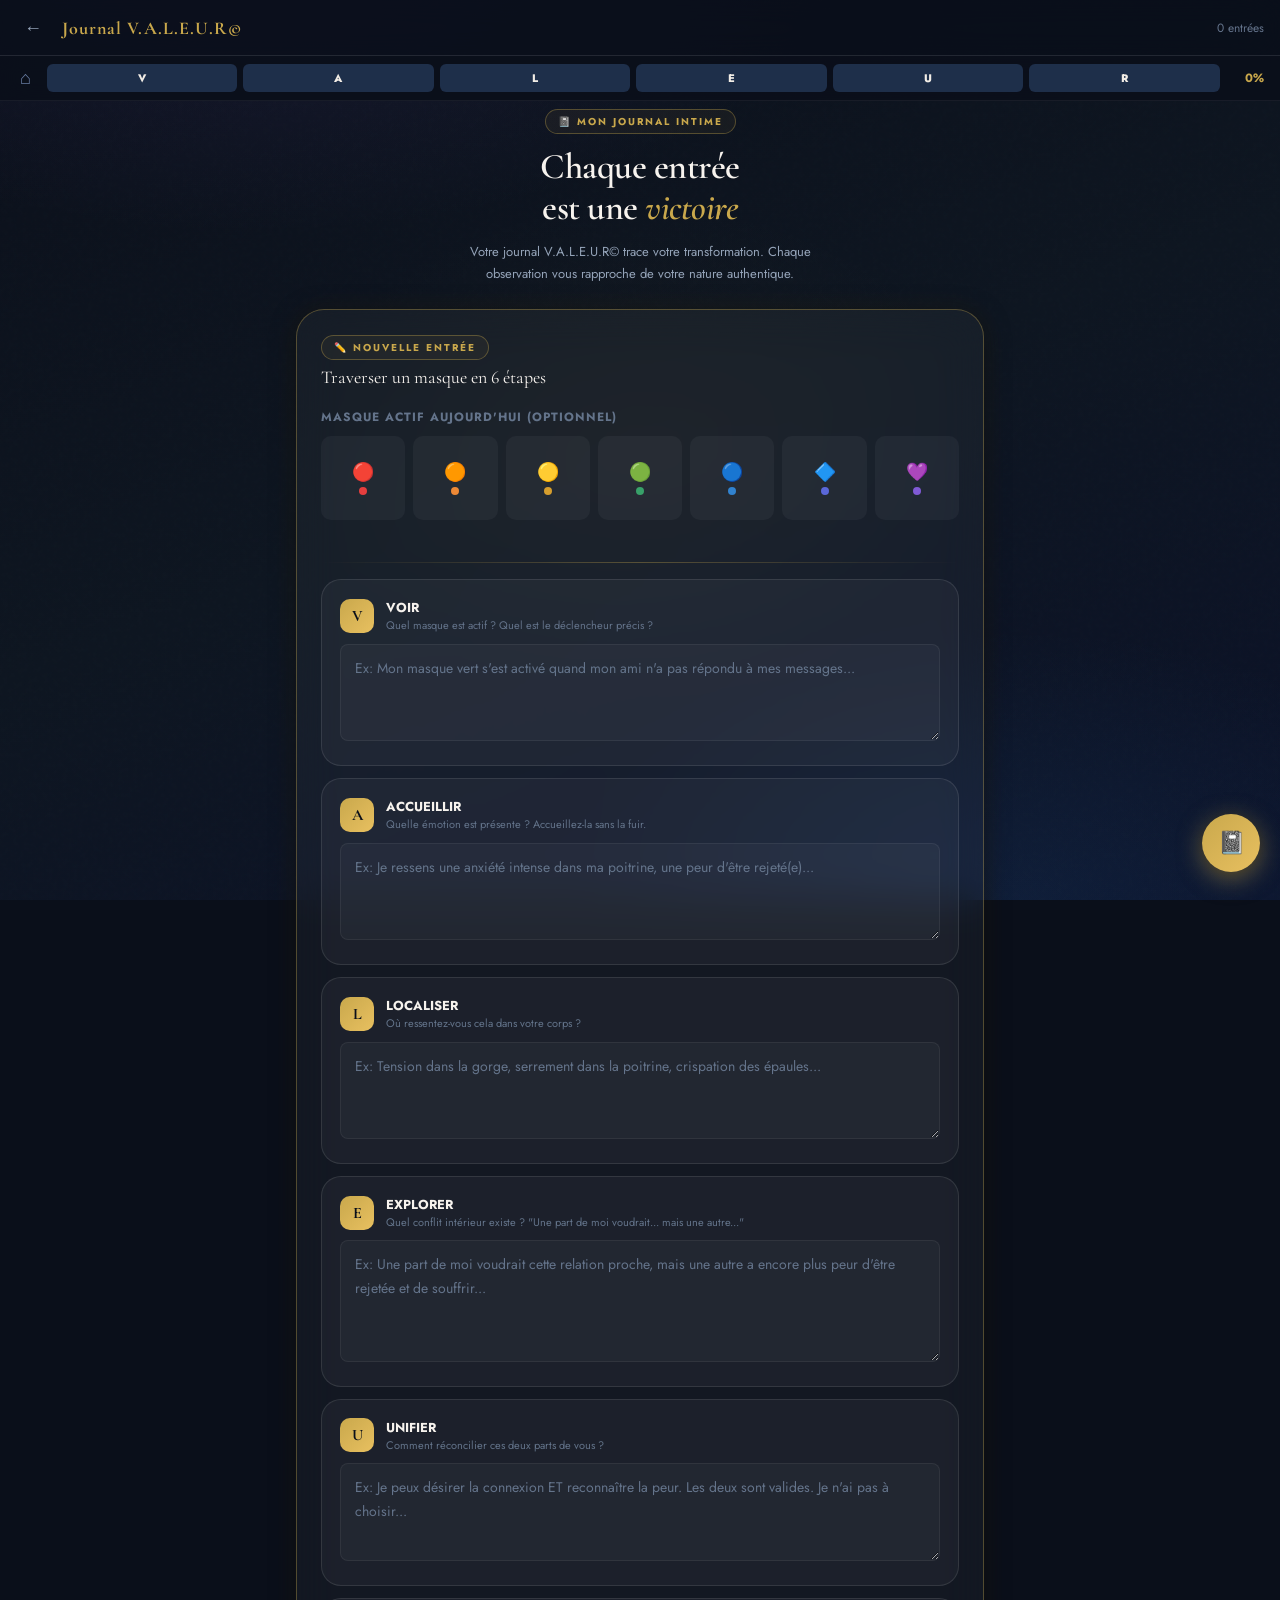
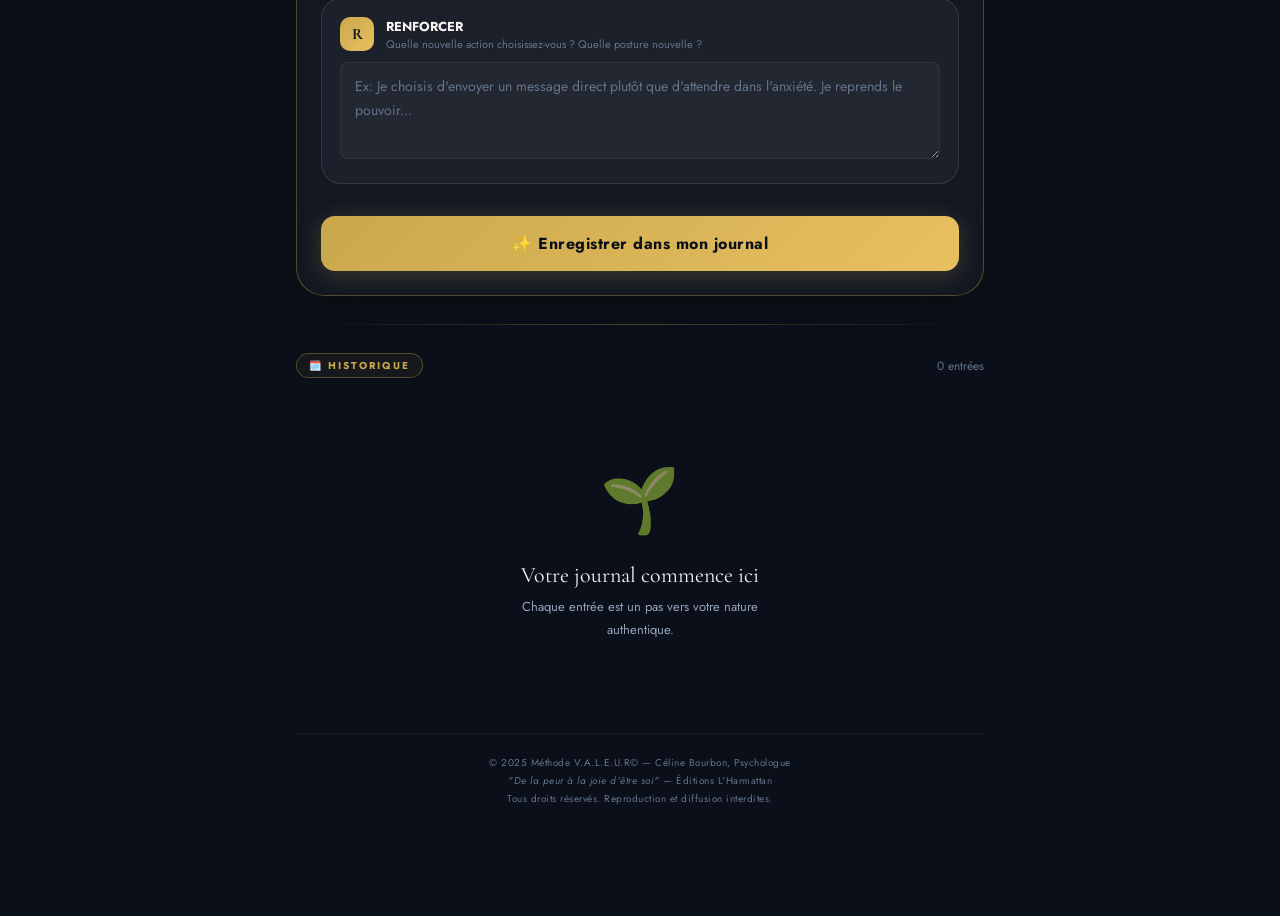
<file: journal.html>
<!DOCTYPE html>
<html lang="fr">
<head>
  <meta charset="UTF-8"/>
  <meta name="viewport" content="width=device-width,initial-scale=1,maximum-scale=1"/>
  <meta name="robots" content="noindex,nofollow"/>
  <title>Journal V.A.L.E.U.R©</title>
  <link rel="preconnect" href="https://fonts.googleapis.com"/>
  <link href="https://fonts.googleapis.com/css2?family=Cormorant+Garamond:ital,wght@0,300;0,400;0,600;0,700;1,400;1,600&family=Jost:wght@300;400;500;600;700;800&display=swap" rel="stylesheet"/>
  <style>
/* ═══════════════════════════════════════════════════════════════════
   DESIGN SYSTEM — V.A.L.E.U.R© Premium Glassmorphism
   © 2025 Méthode V.A.L.E.U.R© — Céline Bourbon, Psychologue
   "De la peur à la joie d'être soi" — Éditions L'Harmattan
   Tous droits réservés. Reproduction interdite.
   ═══════════════════════════════════════════════════════════════════ */

/* ── GOOGLE FONTS ─────────────────────────────────────────────────── */
@import url('https://fonts.googleapis.com/css2?family=Cormorant+Garamond:ital,wght@0,300;0,400;0,600;0,700;1,400;1,600&family=Jost:wght@300;400;500;600;700;800&display=swap');

/* ── CSS VARIABLES ────────────────────────────────────────────────── */
:root {
  /* Backgrounds */
  --bg-void:      #050a12;
  --bg-deep:      #0a0f1a;
  --bg-mid:       #111827;
  --bg-surface:   #1a2235;
  --bg-raised:    #243047;

  /* Glass */
  --glass-bg:     rgba(255,255,255,0.04);
  --glass-bg-2:   rgba(255,255,255,0.07);
  --glass-bg-3:   rgba(255,255,255,0.11);
  --glass-border: rgba(255,255,255,0.10);
  --glass-border-2: rgba(255,255,255,0.18);
  --glass-glow:   rgba(201,168,76,0.12);

  /* Gold */
  --gold:         #c9a84c;
  --gold-light:   #f0d080;
  --gold-dim:     rgba(201,168,76,0.3);
  --gold-glow:    rgba(201,168,76,0.15);

  /* Text */
  --text-bright:  #f7f3ee;
  --text-main:    #e2e8f0;
  --text-muted:   #94a3b8;
  --text-dim:     #64748b;

  /* 7 Masques */
  --rouge:        #e53e3e;
  --rouge-glow:   rgba(229,62,62,0.25);
  --orange:       #ed8936;
  --orange-glow:  rgba(237,137,54,0.25);
  --jaune:        #d69e2e;
  --jaune-glow:   rgba(214,158,46,0.25);
  --vert:         #38a169;
  --vert-glow:    rgba(56,161,105,0.25);
  --bleu:         #3182ce;
  --bleu-glow:    rgba(49,130,206,0.25);
  --indigo:       #5a67d8;
  --indigo-glow:  rgba(90,103,216,0.25);
  --violet:       #805ad5;
  --violet-glow:  rgba(128,90,213,0.25);

  /* Borders */
  --border-dim:   rgba(255,255,255,0.06);
  --border-mid:   rgba(255,255,255,0.10);
  --border-gold:  rgba(201,168,76,0.35);

  /* Radius */
  --r-sm:  8px;
  --r-md:  14px;
  --r-lg:  20px;
  --r-xl:  28px;
  --r-2xl: 36px;

  /* Shadows */
  --shadow-sm:   0 2px 8px rgba(0,0,0,0.4);
  --shadow-md:   0 4px 24px rgba(0,0,0,0.5);
  --shadow-lg:   0 8px 40px rgba(0,0,0,0.6);
  --shadow-gold: 0 4px 24px rgba(201,168,76,0.25);
  --shadow-glow: 0 0 40px rgba(201,168,76,0.12);

  /* Blur */
  --blur-sm: blur(12px);
  --blur-md: blur(20px);
  --blur-lg: blur(32px);

  /* Transitions */
  --ease-out:   cubic-bezier(0.16,1,0.3,1);
  --ease-spring:cubic-bezier(0.34,1.56,0.64,1);
  --ease-inout: cubic-bezier(0.4,0,0.2,1);
  --t-fast:  0.15s;
  --t-mid:   0.3s;
  --t-slow:  0.5s;
}

/* ── RESET ────────────────────────────────────────────────────────── */
*,*::before,*::after { box-sizing:border-box; margin:0; padding:0; }
html { scroll-behavior:smooth; -webkit-text-size-adjust:100%; }
body {
  font-family:'Jost',sans-serif;
  background:var(--bg-deep);
  color:var(--text-main);
  min-height:100vh;
  overflow-x:hidden;
  -webkit-font-smoothing:antialiased;
}

/* ── ANTI-COPY PROTECTION ──────────────────────────────────────────── */
body {
  -webkit-user-select:none;
  -moz-user-select:none;
  -ms-user-select:none;
  user-select:none;
}
input, textarea { user-select:text !important; }

/* ── BACKGROUND MESH ──────────────────────────────────────────────── */
.bg-mesh {
  position:fixed; inset:0; z-index:-1;
  background:
    radial-gradient(ellipse 80% 60% at 20% -10%, rgba(128,90,213,0.12) 0%, transparent 60%),
    radial-gradient(ellipse 60% 50% at 80% 100%, rgba(49,130,206,0.10) 0%, transparent 60%),
    radial-gradient(ellipse 40% 40% at 50% 50%, rgba(201,168,76,0.04) 0%, transparent 70%),
    linear-gradient(160deg, #0a0f1a 0%, #0d1520 50%, #0a1128 100%);
}
.bg-mesh::after {
  content:'';
  position:absolute; inset:0;
  background-image:url("data:image/svg+xml,%3Csvg viewBox='0 0 200 200' xmlns='http://www.w3.org/2000/svg'%3E%3Cfilter id='noise'%3E%3CfeTurbulence type='fractalNoise' baseFrequency='0.9' numOctaves='4' stitchTiles='stitch'/%3E%3C/filter%3E%3Crect width='100%25' height='100%25' filter='url(%23noise)' opacity='0.035'/%3E%3C/svg%3E");
  opacity:0.4; pointer-events:none;
}

/* ── GLASS CARD ───────────────────────────────────────────────────── */
.glass {
  background:var(--glass-bg);
  backdrop-filter:var(--blur-md);
  -webkit-backdrop-filter:var(--blur-md);
  border:1px solid var(--glass-border);
  border-radius:var(--r-lg);
}
.glass-2 {
  background:var(--glass-bg-2);
  backdrop-filter:var(--blur-md);
  -webkit-backdrop-filter:var(--blur-md);
  border:1px solid var(--glass-border-2);
  border-radius:var(--r-lg);
}
.glass-card {
  background:var(--glass-bg);
  backdrop-filter:var(--blur-md);
  -webkit-backdrop-filter:var(--blur-md);
  border:1px solid var(--glass-border);
  border-radius:var(--r-xl);
  box-shadow:var(--shadow-md);
  padding:24px;
  transition:border-color var(--t-mid) var(--ease-out),
             box-shadow var(--t-mid) var(--ease-out),
             transform var(--t-mid) var(--ease-out);
}
.glass-card:hover {
  border-color:rgba(255,255,255,0.16);
  box-shadow:var(--shadow-lg), var(--shadow-glow);
  transform:translateY(-2px);
}
.glass-card-gold {
  border-color:var(--border-gold);
  box-shadow:var(--shadow-md), 0 0 30px rgba(201,168,76,0.08);
}

/* ── STICKY GLASS HEADER ──────────────────────────────────────────── */
.glass-header {
  position:fixed;
  top:0; left:0; right:0;
  z-index:200;
  background:rgba(10,15,26,0.85);
  backdrop-filter:var(--blur-md);
  -webkit-backdrop-filter:var(--blur-md);
  border-bottom:1px solid var(--glass-border);
  height:56px;
  display:flex;
  align-items:center;
  padding:0 16px;
  gap:12px;
}
.header-logo {
  font-family:'Cormorant Garamond',serif;
  color:var(--gold);
  font-size:18px;
  font-weight:700;
  letter-spacing:1px;
  white-space:nowrap;
}
.header-subtitle {
  font-size:11px;
  color:var(--text-dim);
  white-space:nowrap;
  font-weight:400;
  letter-spacing:0.5px;
}
.header-spacer { flex:1; }
.header-progress-mini {
  display:flex;
  align-items:center;
  gap:6px;
}

/* ── PROGRESS BAR (sticky override) ─────────────────────────────── */
#valeur-progress-bar {
  position:fixed !important;
  top:56px !important;
  left:0; right:0;
  z-index:190;
  background:rgba(10,15,26,0.9) !important;
  backdrop-filter:var(--blur-sm);
  -webkit-backdrop-filter:var(--blur-sm);
  border-bottom:1px solid var(--border-dim) !important;
  padding:8px 16px !important;
}

/* ── PAGE LAYOUT ──────────────────────────────────────────────────── */
.page-content {
  padding-top:108px; /* header + progress bar */
  padding-bottom:100px;
  max-width:720px;
  margin:0 auto;
  padding-left:16px;
  padding-right:16px;
}

/* ── TYPOGRAPHY ───────────────────────────────────────────────────── */
.display-title {
  font-family:'Cormorant Garamond',serif;
  font-size:clamp(28px,6vw,48px);
  font-weight:600;
  line-height:1.15;
  color:var(--text-bright);
  letter-spacing:-0.5px;
}
.display-title em {
  color:var(--gold);
  font-style:italic;
}
.section-title {
  font-family:'Cormorant Garamond',serif;
  font-size:clamp(20px,4vw,28px);
  font-weight:600;
  color:var(--text-bright);
  margin-bottom:16px;
}
.label-gold {
  display:inline-flex;
  align-items:center;
  gap:6px;
  font-size:10px;
  font-weight:700;
  letter-spacing:2px;
  text-transform:uppercase;
  color:var(--gold);
  border:1px solid var(--border-gold);
  padding:4px 12px;
  border-radius:20px;
  background:rgba(201,168,76,0.06);
}
.text-muted { color:var(--text-muted); font-size:14px; line-height:1.7; }
.text-dim { color:var(--text-dim); font-size:13px; }

/* ── BUTTONS ──────────────────────────────────────────────────────── */
.btn-primary {
  display:inline-flex;
  align-items:center;
  justify-content:center;
  gap:8px;
  background:linear-gradient(135deg,var(--gold),#e8c060);
  color:#0a0f1a;
  border:none;
  border-radius:var(--r-md);
  padding:14px 28px;
  font-family:'Jost',sans-serif;
  font-size:15px;
  font-weight:700;
  cursor:pointer;
  letter-spacing:0.5px;
  box-shadow:var(--shadow-gold);
  transition:all var(--t-mid) var(--ease-spring);
}
.btn-primary:hover {
  transform:translateY(-2px) scale(1.02);
  box-shadow:0 8px 32px rgba(201,168,76,0.45);
}
.btn-primary:active { transform:scale(0.98); }

.btn-glass {
  display:inline-flex;
  align-items:center;
  justify-content:center;
  gap:8px;
  background:var(--glass-bg-2);
  backdrop-filter:var(--blur-sm);
  color:var(--text-main);
  border:1px solid var(--glass-border-2);
  border-radius:var(--r-md);
  padding:12px 24px;
  font-family:'Jost',sans-serif;
  font-size:14px;
  font-weight:600;
  cursor:pointer;
  transition:all var(--t-mid) var(--ease-out);
}
.btn-glass:hover {
  background:var(--glass-bg-3);
  border-color:rgba(255,255,255,0.25);
  transform:translateY(-1px);
}

.btn-ghost {
  background:none;
  border:1px solid var(--border-dim);
  color:var(--text-muted);
  border-radius:var(--r-md);
  padding:10px 20px;
  font-family:'Jost',sans-serif;
  font-size:13px;
  font-weight:500;
  cursor:pointer;
  transition:all var(--t-fast) var(--ease-out);
}
.btn-ghost:hover { border-color:var(--glass-border-2); color:var(--text-main); }

/* ── FAB — FLOATING ACTION BUTTON ────────────────────────────────── */
.fab {
  position:fixed;
  bottom:28px;
  right:20px;
  z-index:300;
  width:58px;
  height:58px;
  border-radius:50%;
  background:linear-gradient(135deg,var(--gold),#e8c060);
  border:none;
  cursor:pointer;
  display:flex;
  align-items:center;
  justify-content:center;
  font-size:22px;
  box-shadow:0 6px 24px rgba(201,168,76,0.5), 0 2px 8px rgba(0,0,0,0.5);
  animation:fab-float 3s ease-in-out infinite;
  transition:transform var(--t-mid) var(--ease-spring), box-shadow var(--t-mid);
}
.fab:hover {
  transform:scale(1.12) translateY(-2px);
  box-shadow:0 10px 36px rgba(201,168,76,0.65), 0 2px 12px rgba(0,0,0,0.5);
  animation:none;
}
.fab:active { transform:scale(0.94); }
@keyframes fab-float {
  0%,100% { transform:translateY(0); }
  50%      { transform:translateY(-6px); }
}

/* ── MODAL OVERLAY ────────────────────────────────────────────────── */
.modal-overlay {
  position:fixed;
  inset:0;
  z-index:400;
  background:rgba(5,10,18,0.85);
  backdrop-filter:blur(8px);
  -webkit-backdrop-filter:blur(8px);
  display:flex;
  align-items:flex-end;
  justify-content:center;
  padding:16px;
  opacity:0;
  visibility:hidden;
  transition:all var(--t-mid) var(--ease-out);
}
.modal-overlay.open {
  opacity:1;
  visibility:visible;
}
.modal-sheet {
  background:rgba(15,22,38,0.95);
  backdrop-filter:var(--blur-lg);
  -webkit-backdrop-filter:var(--blur-lg);
  border:1px solid var(--glass-border-2);
  border-radius:var(--r-2xl) var(--r-2xl) var(--r-lg) var(--r-lg);
  width:100%;
  max-width:600px;
  max-height:90vh;
  overflow-y:auto;
  padding:28px 24px;
  transform:translateY(40px);
  transition:transform var(--t-mid) var(--ease-spring);
  box-shadow:0 -8px 60px rgba(0,0,0,0.6);
}
.modal-overlay.open .modal-sheet {
  transform:translateY(0);
}
.modal-handle {
  width:40px;
  height:4px;
  background:var(--glass-border-2);
  border-radius:2px;
  margin:0 auto 20px;
}

/* ── JOURNAL FORM ─────────────────────────────────────────────────── */
.journal-step {
  background:var(--glass-bg);
  border:1px solid var(--glass-border);
  border-radius:var(--r-lg);
  padding:18px;
  margin-bottom:12px;
  transition:border-color var(--t-mid);
}
.journal-step.active {
  border-color:var(--border-gold);
  background:rgba(201,168,76,0.04);
}
.journal-step-header {
  display:flex;
  align-items:center;
  gap:12px;
  margin-bottom:10px;
}
.journal-letter {
  width:34px;
  height:34px;
  border-radius:10px;
  background:linear-gradient(135deg,var(--gold),#e8c060);
  color:#0a0f1a;
  font-size:16px;
  font-weight:800;
  display:flex;
  align-items:center;
  justify-content:center;
  flex-shrink:0;
  font-family:'Cormorant Garamond',serif;
}
.journal-label {
  font-weight:700;
  font-size:13px;
  color:var(--text-bright);
}
.journal-sublabel {
  font-size:11px;
  color:var(--text-dim);
  line-height:1.5;
}
.journal-textarea {
  width:100%;
  background:rgba(255,255,255,0.03);
  border:1px solid var(--border-dim);
  border-radius:var(--r-sm);
  color:var(--text-main);
  font-family:'Jost',sans-serif;
  font-size:14px;
  line-height:1.7;
  padding:12px 14px;
  resize:vertical;
  min-height:80px;
  transition:border-color var(--t-fast);
  user-select:text;
}
.journal-textarea:focus {
  outline:none;
  border-color:var(--border-gold);
  background:rgba(201,168,76,0.03);
}
.journal-textarea::placeholder { color:var(--text-dim); }

/* ── MASQUE SELECTOR ──────────────────────────────────────────────── */
.masque-grid {
  display:grid;
  grid-template-columns:repeat(7,1fr);
  gap:8px;
}
.masque-chip {
  aspect-ratio:1;
  border-radius:10px;
  background:var(--glass-bg);
  border:2px solid transparent;
  cursor:pointer;
  display:flex;
  flex-direction:column;
  align-items:center;
  justify-content:center;
  gap:4px;
  transition:all var(--t-mid) var(--ease-spring);
  font-size:18px;
}
.masque-chip:hover { transform:scale(1.1); }
.masque-chip.selected {
  border-color:currentColor;
  transform:scale(1.08);
}
.masque-chip-dot {
  width:8px;
  height:8px;
  border-radius:50%;
}

/* ── MODULE CARDS ─────────────────────────────────────────────────── */
.module-card {
  position:relative;
  background:var(--glass-bg);
  backdrop-filter:var(--blur-md);
  -webkit-backdrop-filter:var(--blur-md);
  border:1px solid var(--glass-border);
  border-radius:var(--r-xl);
  padding:22px;
  overflow:hidden;
  transition:all var(--t-mid) var(--ease-out);
  cursor:pointer;
  text-decoration:none;
  display:block;
}
.module-card::before {
  content:'';
  position:absolute;
  top:0; left:0; right:0;
  height:3px;
  background:linear-gradient(90deg,var(--module-color,var(--gold)),transparent);
  opacity:0.8;
}
.module-card:hover {
  border-color:rgba(255,255,255,0.16);
  transform:translateY(-3px);
  box-shadow:0 12px 40px rgba(0,0,0,0.4), 0 0 0 1px rgba(255,255,255,0.08);
}
.module-card.done::after {
  content:'✓';
  position:absolute;
  top:14px; right:16px;
  width:26px; height:26px;
  border-radius:50%;
  background:linear-gradient(135deg,var(--gold),#e8c060);
  color:#0a0f1a;
  font-weight:900;
  font-size:13px;
  display:flex;
  align-items:center;
  justify-content:center;
}
.module-number {
  font-family:'Cormorant Garamond',serif;
  font-size:11px;
  font-weight:400;
  letter-spacing:2px;
  text-transform:uppercase;
  color:var(--text-dim);
  margin-bottom:8px;
}
.module-letter {
  font-family:'Cormorant Garamond',serif;
  font-size:42px;
  font-weight:700;
  line-height:1;
  margin-bottom:6px;
  background:linear-gradient(135deg,var(--module-color,var(--gold)),color-mix(in srgb,var(--module-color,var(--gold)) 60%,white));
  -webkit-background-clip:text;
  -webkit-text-fill-color:transparent;
  background-clip:text;
}
.module-name {
  font-size:16px;
  font-weight:700;
  color:var(--text-bright);
  letter-spacing:1px;
  text-transform:uppercase;
  margin-bottom:8px;
}
.module-desc { font-size:13px; color:var(--text-muted); line-height:1.6; }

/* ── STAT CARDS ───────────────────────────────────────────────────── */
.stat-grid {
  display:grid;
  grid-template-columns:repeat(2,1fr);
  gap:12px;
}
.stat-card {
  background:var(--glass-bg);
  backdrop-filter:var(--blur-sm);
  border:1px solid var(--glass-border);
  border-radius:var(--r-lg);
  padding:18px;
  text-align:center;
}
.stat-value {
  font-family:'Cormorant Garamond',serif;
  font-size:36px;
  font-weight:700;
  color:var(--gold);
  line-height:1;
  margin-bottom:6px;
}
.stat-label { font-size:11px; color:var(--text-dim); letter-spacing:1px; text-transform:uppercase; }

/* ── CONFETTI SYSTEM ──────────────────────────────────────────────── */
.confetti-canvas {
  position:fixed;
  inset:0;
  z-index:9999;
  pointer-events:none;
}

/* ── ANIMATIONS ───────────────────────────────────────────────────── */
@keyframes fadeInUp {
  from { opacity:0; transform:translateY(24px); }
  to   { opacity:1; transform:translateY(0); }
}
@keyframes fadeIn {
  from { opacity:0; }
  to   { opacity:1; }
}
@keyframes scaleIn {
  from { opacity:0; transform:scale(0.92); }
  to   { opacity:1; transform:scale(1); }
}
@keyframes shimmer {
  0%   { background-position:-200% center; }
  100% { background-position:200% center; }
}
@keyframes pulse-gold {
  0%,100% { box-shadow:0 0 0 0 rgba(201,168,76,0.4); }
  50%      { box-shadow:0 0 0 8px rgba(201,168,76,0); }
}

.animate-in { animation:fadeInUp 0.6s var(--ease-spring) both; }
.animate-in-2 { animation:fadeInUp 0.6s var(--ease-spring) 0.1s both; }
.animate-in-3 { animation:fadeInUp 0.6s var(--ease-spring) 0.2s both; }
.animate-in-4 { animation:fadeInUp 0.6s var(--ease-spring) 0.3s both; }
.animate-in-5 { animation:fadeInUp 0.6s var(--ease-spring) 0.4s both; }

/* ── DIVIDER ──────────────────────────────────────────────────────── */
.gold-divider {
  height:1px;
  background:linear-gradient(90deg,transparent,var(--border-gold),transparent);
  margin:28px 0;
}

/* ── TOAST / NOTIFICATION ────────────────────────────────────────── */
.toast {
  position:fixed;
  bottom:96px;
  left:50%;
  transform:translateX(-50%) translateY(20px);
  background:rgba(15,22,38,0.95);
  backdrop-filter:var(--blur-md);
  border:1px solid var(--border-gold);
  border-radius:var(--r-lg);
  padding:12px 20px;
  font-size:14px;
  font-weight:600;
  color:var(--text-bright);
  opacity:0;
  transition:all var(--t-mid) var(--ease-spring);
  white-space:nowrap;
  z-index:350;
  box-shadow:var(--shadow-gold);
}
.toast.show {
  opacity:1;
  transform:translateX(-50%) translateY(0);
}

/* ── COPYRIGHT FOOTER ────────────────────────────────────────────── */
.copyright-footer {
  text-align:center;
  padding:20px 16px 8px;
  font-size:10px;
  color:var(--text-dim);
  letter-spacing:0.5px;
  line-height:1.8;
  border-top:1px solid var(--border-dim);
  margin-top:32px;
}
.copyright-footer a { color:var(--gold); text-decoration:none; }

/* ── SCROLLBAR ────────────────────────────────────────────────────── */
::-webkit-scrollbar { width:4px; }
::-webkit-scrollbar-track { background:transparent; }
::-webkit-scrollbar-thumb { background:var(--border-mid); border-radius:2px; }
::-webkit-scrollbar-thumb:hover { background:var(--glass-border-2); }

/* ── MOBILE RESPONSIVE ────────────────────────────────────────────── */
@media (max-width:480px) {
  .glass-card { padding:18px; border-radius:var(--r-lg); }
  .stat-grid { grid-template-columns:1fr 1fr; gap:8px; }
  .masque-grid { gap:6px; }
  .page-content { padding-top:100px; padding-left:12px; padding-right:12px; }
}

/* ── MODULE PAGE SPECIFICS ────────────────────────────────────────── */
.module-hero {
  border-radius:var(--r-xl);
  padding:32px 24px;
  margin-bottom:24px;
  position:relative;
  overflow:hidden;
}
.module-hero::before {
  content:'';
  position:absolute;
  inset:0;
  background:radial-gradient(ellipse 70% 60% at 30% 50%,var(--module-color-glow,rgba(201,168,76,0.15)),transparent 70%);
  pointer-events:none;
}
.exercise-card {
  background:var(--glass-bg);
  border:1px solid var(--glass-border);
  border-radius:var(--r-lg);
  padding:20px;
  margin-bottom:12px;
  transition:all var(--t-mid);
}
.exercise-number {
  width:28px; height:28px;
  border-radius:8px;
  background:linear-gradient(135deg,var(--module-color,var(--gold)),color-mix(in srgb,var(--module-color,var(--gold)) 70%,white));
  color:#0a0f1a;
  font-weight:800;
  font-size:13px;
  display:inline-flex;
  align-items:center;
  justify-content:center;
  margin-right:12px;
  flex-shrink:0;
}
.step-item {
  display:flex;
  align-items:flex-start;
  gap:14px;
  padding:16px 0;
  border-bottom:1px solid var(--border-dim);
}
.step-item:last-child { border-bottom:none; }
.step-dot {
  width:10px; height:10px;
  border-radius:50%;
  background:var(--module-color,var(--gold));
  margin-top:5px;
  flex-shrink:0;
  box-shadow:0 0 8px var(--module-color,var(--gold));
}

</style>
  <script src="valeur-config.js"></script>
  <style>
    .entry-card {
      background:var(--glass-bg);
      border:1px solid var(--glass-border);
      border-radius:var(--r-lg);
      padding:18px;
      margin-bottom:10px;
      transition:all var(--t-mid);
    }
    .entry-card:hover { border-color:var(--glass-border-2); }
    .entry-date {
      font-size:11px; color:var(--text-dim); letter-spacing:0.5px; margin-bottom:8px;
    }
    .entry-masque-tag {
      display:inline-flex; align-items:center; gap:6px;
      border-radius:20px; padding:3px 10px;
      font-size:11px; font-weight:600;
      background:rgba(255,255,255,0.05);
      border:1px solid rgba(255,255,255,0.1);
      margin-bottom:10px;
    }
    .entry-steps { display:flex; flex-direction:column; gap:6px; }
    .entry-step-row { display:flex; gap:10px; align-items:flex-start; }
    .entry-step-letter {
      width:22px; height:22px; border-radius:6px;
      background:linear-gradient(135deg,var(--gold),#e8c060);
      color:#0a0f1a; font-size:11px; font-weight:800;
      display:flex; align-items:center; justify-content:center;
      flex-shrink:0; font-family:'Cormorant Garamond',serif;
    }
    .entry-step-val { font-size:13px; color:var(--text-muted); line-height:1.6; }
    .empty-state {
      text-align:center; padding:60px 20px;
    }
    .empty-icon { font-size:64px; margin-bottom:16px; opacity:0.6; }
    .tab-bar {
      display:flex; gap:8px; margin-bottom:24px;
    }
    .tab-btn {
      flex:1; padding:10px;
      background:var(--glass-bg); border:1px solid var(--glass-border);
      border-radius:var(--r-md); color:var(--text-muted);
      font-family:'Jost',sans-serif; font-size:13px; font-weight:600;
      cursor:pointer; transition:all var(--t-fast);
    }
    .tab-btn.active {
      background:var(--glass-bg-2); border-color:var(--border-gold);
      color:var(--gold);
    }
    .tab-content { display:none; }
    .tab-content.active { display:block; }
  </style>
</head>
<body>
  <div class="bg-mesh"></div>

  <header class="glass-header">
    <a href="index.html" style="background:none;border:none;cursor:pointer;color:var(--text-muted);font-size:18px;padding:4px 8px;line-height:1;text-decoration:none;">←</a>
    <div class="header-logo">Journal V.A.L.E.U.R©</div>
    <div class="header-spacer"></div>
    <div style="font-size:12px;color:var(--text-dim);" id="journal-count-header">0 entrées</div>
  </header>

  <div id="valeur-progress-bar"></div>

  <main class="page-content">
    <div class="animate-in" style="text-align:center;margin-bottom:24px;">
      <div class="label-gold" style="margin-bottom:12px;">📓 MON JOURNAL INTIME</div>
      <h1 class="display-title" style="font-size:clamp(24px,5vw,36px);">
        Chaque entrée<br/>est une <em>victoire</em>
      </h1>
      <p class="text-muted" style="font-size:13px;max-width:360px;margin:12px auto 0;">
        Votre journal V.A.L.E.U.R© trace votre transformation. Chaque observation vous rapproche de votre nature authentique.
      </p>
    </div>

    <!-- NEW ENTRY FORM -->
    <div class="glass-card glass-card-gold animate-in-2" style="margin-bottom:24px;">
      <div style="display:flex;align-items:center;justify-content:space-between;margin-bottom:20px;">
        <div>
          <div class="label-gold" style="margin-bottom:6px;">✏️ NOUVELLE ENTRÉE</div>
          <div style="font-family:'Cormorant Garamond',serif;font-size:18px;color:var(--text-bright);">Traverser un masque en 6 étapes</div>
        </div>
      </div>

      <!-- MASQUE SELECTOR -->
      <div style="margin-bottom:16px;">
        <div style="font-size:12px;font-weight:700;color:var(--text-dim);letter-spacing:1px;text-transform:uppercase;margin-bottom:10px;">Masque actif aujourd'hui (optionnel)</div>
        <div class="masque-grid" id="form-masque-selector">
          <button class="masque-chip" data-masque="rouge" style="color:#e53e3e;" title="Masque Rouge">🔴<div class="masque-chip-dot" style="background:#e53e3e;"></div></button>
          <button class="masque-chip" data-masque="orange" style="color:#ed8936;" title="Masque Orange">🟠<div class="masque-chip-dot" style="background:#ed8936;"></div></button>
          <button class="masque-chip" data-masque="jaune" style="color:#d69e2e;" title="Masque Jaune">🟡<div class="masque-chip-dot" style="background:#d69e2e;"></div></button>
          <button class="masque-chip" data-masque="vert" style="color:#38a169;" title="Masque Vert">🟢<div class="masque-chip-dot" style="background:#38a169;"></div></button>
          <button class="masque-chip" data-masque="bleu" style="color:#3182ce;" title="Masque Bleu">🔵<div class="masque-chip-dot" style="background:#3182ce;"></div></button>
          <button class="masque-chip" data-masque="indigo" style="color:#5a67d8;" title="Masque Indigo">🔷<div class="masque-chip-dot" style="background:#5a67d8;"></div></button>
          <button class="masque-chip" data-masque="violet" style="color:#805ad5;" title="Masque Violet">💜<div class="masque-chip-dot" style="background:#805ad5;"></div></button>
        </div>
        <div id="form-masque-label" style="text-align:center;font-size:12px;color:var(--text-dim);margin-top:8px;min-height:18px;transition:color 0.2s;"></div>
      </div>

      <div class="gold-divider" style="margin:16px 0;"></div>

      <!-- VALEUR STEPS -->
      <div id="form-steps">
        <!-- V -->
        <div class="journal-step" data-step="0">
          <div class="journal-step-header">
            <div class="journal-letter">V</div>
            <div>
              <div class="journal-label">VOIR</div>
              <div class="journal-sublabel">Quel masque est actif ? Quel est le déclencheur précis ?</div>
            </div>
          </div>
          <textarea class="journal-textarea" id="step-V" placeholder="Ex: Mon masque vert s'est activé quand mon ami n'a pas répondu à mes messages..." rows="3"></textarea>
        </div>
        <!-- A -->
        <div class="journal-step" data-step="1">
          <div class="journal-step-header">
            <div class="journal-letter">A</div>
            <div>
              <div class="journal-label">ACCUEILLIR</div>
              <div class="journal-sublabel">Quelle émotion est présente ? Accueillez-la sans la fuir.</div>
            </div>
          </div>
          <textarea class="journal-textarea" id="step-A" placeholder="Ex: Je ressens une anxiété intense dans ma poitrine, une peur d'être rejeté(e)..." rows="3"></textarea>
        </div>
        <!-- L -->
        <div class="journal-step" data-step="2">
          <div class="journal-step-header">
            <div class="journal-letter">L</div>
            <div>
              <div class="journal-label">LOCALISER</div>
              <div class="journal-sublabel">Où ressentez-vous cela dans votre corps ?</div>
            </div>
          </div>
          <textarea class="journal-textarea" id="step-L" placeholder="Ex: Tension dans la gorge, serrement dans la poitrine, crispation des épaules..." rows="3"></textarea>
        </div>
        <!-- E -->
        <div class="journal-step" data-step="3">
          <div class="journal-step-header">
            <div class="journal-letter">E</div>
            <div>
              <div class="journal-label">EXPLORER</div>
              <div class="journal-sublabel">Quel conflit intérieur existe ? "Une part de moi voudrait... mais une autre..."</div>
            </div>
          </div>
          <textarea class="journal-textarea" id="step-E" placeholder="Ex: Une part de moi voudrait cette relation proche, mais une autre a encore plus peur d'être rejetée et de souffrir..." rows="4"></textarea>
        </div>
        <!-- U -->
        <div class="journal-step" data-step="4">
          <div class="journal-step-header">
            <div class="journal-letter">U</div>
            <div>
              <div class="journal-label">UNIFIER</div>
              <div class="journal-sublabel">Comment réconcilier ces deux parts de vous ?</div>
            </div>
          </div>
          <textarea class="journal-textarea" id="step-U" placeholder="Ex: Je peux désirer la connexion ET reconnaître la peur. Les deux sont valides. Je n'ai pas à choisir..." rows="3"></textarea>
        </div>
        <!-- R -->
        <div class="journal-step" data-step="5">
          <div class="journal-step-header">
            <div class="journal-letter">R</div>
            <div>
              <div class="journal-label">RENFORCER</div>
              <div class="journal-sublabel">Quelle nouvelle action choisissez-vous ? Quelle posture nouvelle ?</div>
            </div>
          </div>
          <textarea class="journal-textarea" id="step-R" placeholder="Ex: Je choisis d'envoyer un message direct plutôt que d'attendre dans l'anxiété. Je reprends le pouvoir..." rows="3"></textarea>
        </div>
      </div>

      <button id="form-save-btn" class="btn-primary" style="width:100%;margin-top:20px;font-size:16px;padding:16px;">
        ✨ Enregistrer dans mon journal
      </button>
    </div>

    <div class="gold-divider"></div>

    <!-- HISTORY SECTION -->
    <div>
      <div style="display:flex;align-items:center;justify-content:space-between;margin-bottom:16px;">
        <div class="label-gold">🗓️ HISTORIQUE</div>
        <span id="entries-count" style="font-size:12px;color:var(--text-dim);">0 entrées</span>
      </div>

      <div id="entries-list">
        <div class="empty-state">
          <div class="empty-icon">🌱</div>
          <div style="font-family:'Cormorant Garamond',serif;font-size:22px;color:var(--text-bright);margin-bottom:8px;">Votre journal commence ici</div>
          <p class="text-muted" style="font-size:13px;max-width:280px;margin:0 auto;">Chaque entrée est un pas vers votre nature authentique.</p>
        </div>
      </div>
    </div>

    <footer class="copyright-footer">
      © 2025 Méthode V.A.L.E.U.R© — Céline Bourbon, Psychologue<br/>
      <em>"De la peur à la joie d'être soi"</em> — Éditions L'Harmattan<br/>
      Tous droits réservés. Reproduction et diffusion interdites.
    </footer>
  </main>

  <script>
/* ═══════════════════════════════════════════════════════════════════
   JOURNAL-MANAGER.JS — Journal Universel V.A.L.E.U.R©
   © 2025 Méthode V.A.L.E.U.R© — Céline Bourbon, Psychologue
   Tous droits réservés.
   ═══════════════════════════════════════════════════════════════════ */

(function() {
  'use strict';

  const LS_KEY = 'valeur_journal_entries';
  const MASQUES = [
    { id:'rouge',  emoji:'🔴', color:'#e53e3e', label:'Rouge',  peur:'Mort / maladie' },
    { id:'orange', emoji:'🟠', color:'#ed8936', label:'Orange', peur:'Souffrance psychique' },
    { id:'jaune',  emoji:'🟡', color:'#d69e2e', label:'Jaune',  peur:'Inconnu / incertitude' },
    { id:'vert',   emoji:'🟢', color:'#38a169', label:'Vert',   peur:'Rejet / abandon' },
    { id:'bleu',   emoji:'🔵', color:'#3182ce', label:'Bleu',   peur:'Impuissance' },
    { id:'indigo', emoji:'🔷', color:'#5a67d8', label:'Indigo', peur:'Échec / inadéquation' },
    { id:'violet', emoji:'💜', color:'#805ad5', label:'Violet', peur:'Perte d\'identité' },
  ];

  const STEPS = [
    { letter:'V', name:'VOIR',       desc:'Quel masque est actif ? Quel est le déclencheur ?' },
    { letter:'A', name:'ACCUEILLIR', desc:'Quelle émotion est présente ? Comment vous sentez-vous ?' },
    { letter:'L', name:'LOCALISER',  desc:'Où le ressentez-vous dans votre corps ?' },
    { letter:'E', name:'EXPLORER',   desc:'Quel conflit intérieur existe ? Une part de moi voudrait... mais une autre...' },
    { letter:'U', name:'UNIFIER',    desc:'Comment réconcilier ces deux parts de vous ?' },
    { letter:'R', name:'RENFORCER',  desc:'Quelle nouvelle action choisissez-vous ? Quelle posture nouvelle ?' },
  ];

  // ── STORAGE ────────────────────────────────────────────────────────
  function getEntries() {
    try { return JSON.parse(localStorage.getItem(LS_KEY) || '[]'); } catch(e) { return []; }
  }
  function saveEntry(entry) {
    const entries = getEntries();
    entries.unshift(entry);
    if (entries.length > 50) entries.splice(50);
    try { localStorage.setItem(LS_KEY, JSON.stringify(entries)); } catch(e) {}
    window.dispatchEvent(new CustomEvent('valeur:journal-updated', { detail: { entries } }));
  }
  function getStats() {
    const entries = getEntries();
    const masqueCounts = {};
    MASQUES.forEach(m => masqueCounts[m.id] = 0);
    entries.forEach(e => { if (e.masque) masqueCounts[e.masque] = (masqueCounts[e.masque]||0)+1; });
    return { total: entries.length, masqueCounts, lastEntry: entries[0] || null };
  }

  // ── MODAL BUILD ────────────────────────────────────────────────────
  function buildModal() {
    const overlay = document.createElement('div');
    overlay.id = 'valeur-journal-modal';
    overlay.className = 'modal-overlay';
    overlay.setAttribute('role','dialog');
    overlay.setAttribute('aria-label','Journal V.A.L.E.U.R©');

    let selectedMasque = null;
    const stepValues = ['','','','','',''];

    overlay.innerHTML = `
      <div class="modal-sheet">
        <div class="modal-handle"></div>
        <div style="display:flex;align-items:center;justify-content:space-between;margin-bottom:20px;">
          <div>
            <div class="label-gold" style="margin-bottom:8px;">📓 MON JOURNAL</div>
            <div style="font-family:'Cormorant Garamond',serif;font-size:20px;font-weight:600;color:#f7f3ee;">Méthode V.A.L.E.U.R©</div>
          </div>
          <button id="journal-close" style="background:none;border:none;cursor:pointer;color:#64748b;font-size:22px;padding:8px;line-height:1;" aria-label="Fermer">×</button>
        </div>

        <!-- MASQUE SELECTOR -->
        <div class="glass-card" style="margin-bottom:16px;padding:16px;">
          <div style="font-size:12px;font-weight:700;color:#94a3b8;letter-spacing:1px;text-transform:uppercase;margin-bottom:12px;">Masque actif (optionnel)</div>
          <div class="masque-grid" id="masque-selector">
            ${MASQUES.map(m => `
              <button class="masque-chip" data-masque="${m.id}" style="color:${m.color};" title="${m.label} — ${m.peur}">
                <span>${m.emoji}</span>
                <div class="masque-chip-dot" style="background:${m.color};"></div>
              </button>
            `).join('')}
          </div>
          <div id="masque-selected-label" style="text-align:center;font-size:12px;color:#64748b;margin-top:8px;height:16px;"></div>
        </div>

        <!-- V.A.L.E.U.R STEPS -->
        <div id="journal-steps">
          ${STEPS.map((s,i) => `
            <div class="journal-step" data-step="${i}">
              <div class="journal-step-header">
                <div class="journal-letter">${s.letter}</div>
                <div>
                  <div class="journal-label">${s.name}</div>
                  <div class="journal-sublabel">${s.desc}</div>
                </div>
              </div>
              <textarea class="journal-textarea" data-index="${i}" placeholder="${s.desc}" rows="3" maxlength="500"></textarea>
            </div>
          `).join('')}
        </div>

        <div style="display:flex;gap:10px;margin-top:20px;">
          <button id="journal-save" class="btn-primary" style="flex:1;">
            ✨ Enregistrer dans mon journal
          </button>
        </div>
        <div style="text-align:center;font-size:10px;color:#475569;margin-top:12px;letter-spacing:0.5px;">
          © 2025 Méthode V.A.L.E.U.R© — Céline Bourbon · Données stockées localement
        </div>
      </div>
    `;

    document.body.appendChild(overlay);

    // Close
    overlay.querySelector('#journal-close').addEventListener('click', closeModal);
    overlay.addEventListener('click', e => { if (e.target === overlay) closeModal(); });

    // Masque selection
    overlay.querySelectorAll('.masque-chip').forEach(chip => {
      chip.addEventListener('click', () => {
        overlay.querySelectorAll('.masque-chip').forEach(c => c.classList.remove('selected'));
        chip.classList.add('selected');
        selectedMasque = chip.dataset.masque;
        const m = MASQUES.find(x => x.id === selectedMasque);
        overlay.querySelector('#masque-selected-label').textContent = m ? `${m.label} — ${m.peur}` : '';
        overlay.querySelector('#masque-selected-label').style.color = m ? m.color : '#64748b';
      });
    });

    // Step focus highlight
    overlay.querySelectorAll('.journal-textarea').forEach(ta => {
      ta.addEventListener('focus', () => {
        overlay.querySelectorAll('.journal-step').forEach(s => s.classList.remove('active'));
        ta.closest('.journal-step').classList.add('active');
      });
      ta.addEventListener('input', e => {
        stepValues[parseInt(e.target.dataset.index)] = e.target.value;
      });
    });

    // Save
    overlay.querySelector('#journal-save').addEventListener('click', () => {
      const textareas = overlay.querySelectorAll('.journal-textarea');
      const steps = {};
      let hasContent = false;
      STEPS.forEach((s, i) => {
        const val = textareas[i].value.trim();
        if (val) hasContent = true;
        steps[s.letter] = val;
      });
      if (!hasContent && !selectedMasque) {
        showToast('Remplissez au moins un champ pour enregistrer 🌱');
        return;
      }
      const entry = {
        id: Date.now(),
        date: new Date().toISOString(),
        masque: selectedMasque,
        steps,
      };
      saveEntry(entry);
      closeModal();
      showConfetti();
      showToast('✨ Journal enregistré avec succès');
    });

    return overlay;
  }

  // ── FAB BUILD ──────────────────────────────────────────────────────
  function buildFAB() {
    const fab = document.createElement('button');
    fab.className = 'fab';
    fab.id = 'valeur-fab';
    fab.setAttribute('aria-label','Ouvrir le journal V.A.L.E.U.R©');
    fab.setAttribute('title','Journal V.A.L.E.U.R©');
    fab.innerHTML = '📓';
    fab.addEventListener('click', openModal);
    document.body.appendChild(fab);
    return fab;
  }

  // ── MODAL CONTROL ──────────────────────────────────────────────────
  let modalEl = null;
  function openModal() {
    if (!modalEl) modalEl = buildModal();
    modalEl.classList.add('open');
    document.body.style.overflow = 'hidden';
    modalEl.querySelectorAll('.journal-textarea')[0]?.focus();
  }
  function closeModal() {
    if (modalEl) {
      modalEl.classList.remove('open');
      document.body.style.overflow = '';
      // Reset form
      modalEl.querySelectorAll('.journal-textarea').forEach(ta => ta.value = '');
      modalEl.querySelectorAll('.masque-chip').forEach(c => c.classList.remove('selected'));
      const lbl = modalEl.querySelector('#masque-selected-label');
      if (lbl) { lbl.textContent = ''; lbl.style.color = '#64748b'; }
      modalEl.querySelectorAll('.journal-step').forEach(s => s.classList.remove('active'));
    }
  }

  // ── TOAST ──────────────────────────────────────────────────────────
  let toastEl = null;
  function showToast(msg) {
    if (!toastEl) {
      toastEl = document.createElement('div');
      toastEl.className = 'toast';
      document.body.appendChild(toastEl);
    }
    toastEl.textContent = msg;
    toastEl.classList.add('show');
    clearTimeout(toastEl._timer);
    toastEl._timer = setTimeout(() => toastEl.classList.remove('show'), 3000);
  }

  // ── CONFETTI ───────────────────────────────────────────────────────
  function showConfetti() {
    const canvas = document.createElement('canvas');
    canvas.className = 'confetti-canvas';
    canvas.width = window.innerWidth;
    canvas.height = window.innerHeight;
    document.body.appendChild(canvas);
    const ctx = canvas.getContext('2d');
    const COLORS = ['#c9a84c','#f0d080','#e53e3e','#38a169','#3182ce','#805ad5','#ed8936'];
    const particles = Array.from({length:80},() => ({
      x: Math.random() * canvas.width,
      y: -20,
      vx: (Math.random()-0.5)*4,
      vy: Math.random()*4+2,
      r: Math.random()*5+3,
      color: COLORS[Math.floor(Math.random()*COLORS.length)],
      rot: Math.random()*360,
      rv: (Math.random()-0.5)*8,
      shape: Math.random()>0.5?'circle':'rect'
    }));
    let frame = 0;
    function draw() {
      ctx.clearRect(0,0,canvas.width,canvas.height);
      particles.forEach(p => {
        ctx.save();
        ctx.translate(p.x, p.y);
        ctx.rotate(p.rot*Math.PI/180);
        ctx.fillStyle = p.color;
        ctx.globalAlpha = Math.max(0, 1 - frame/120);
        if (p.shape === 'circle') {
          ctx.beginPath(); ctx.arc(0,0,p.r,0,Math.PI*2); ctx.fill();
        } else {
          ctx.fillRect(-p.r,-p.r/2,p.r*2,p.r);
        }
        ctx.restore();
        p.x += p.vx; p.y += p.vy; p.rot += p.rv; p.vy += 0.1;
      });
      frame++;
      if (frame < 150) requestAnimationFrame(draw);
      else canvas.remove();
    }
    requestAnimationFrame(draw);
  }

  // ── PUBLIC API ─────────────────────────────────────────────────────
  window.VALEUR_JOURNAL = {
    open: openModal,
    close: closeModal,
    getEntries,
    saveEntry,
    getStats,
    showToast,
    showConfetti,
    MASQUES
  };

  // ── INIT ON DOM READY ──────────────────────────────────────────────
  function init() {
    buildFAB();
    // Prevent right-click and text selection globally
    document.addEventListener('contextmenu', e => e.preventDefault());
    document.addEventListener('selectstart', e => {
      if (!['INPUT','TEXTAREA'].includes(e.target.tagName)) e.preventDefault();
    });
    document.addEventListener('keydown', e => {
      if ((e.ctrlKey||e.metaKey) && ['c','u','s','a'].includes(e.key.toLowerCase())) {
        if (!['INPUT','TEXTAREA'].includes(document.activeElement?.tagName)) e.preventDefault();
      }
    });
  }

  if (document.readyState === 'loading') document.addEventListener('DOMContentLoaded', init);
  else init();
})();

</script>
  <script>
    const MASQUES_MAP = {
      rouge:  { color:'#e53e3e', label:'Masque Rouge',  emoji:'🔴' },
      orange: { color:'#ed8936', label:'Masque Orange', emoji:'🟠' },
      jaune:  { color:'#d69e2e', label:'Masque Jaune',  emoji:'🟡' },
      vert:   { color:'#38a169', label:'Masque Vert',   emoji:'🟢' },
      bleu:   { color:'#3182ce', label:'Masque Bleu',   emoji:'🔵' },
      indigo: { color:'#5a67d8', label:'Masque Indigo', emoji:'🔷' },
      violet: { color:'#805ad5', label:'Masque Violet', emoji:'💜' },
    };

    let selectedMasque = null;

    document.addEventListener('DOMContentLoaded', function() {
      VALEUR_PROGRESS.render('journal');
      renderEntries();
      updateCount();

      // Masque chips
      document.querySelectorAll('#form-masque-selector .masque-chip').forEach(chip => {
        chip.addEventListener('click', () => {
          document.querySelectorAll('#form-masque-selector .masque-chip').forEach(c => c.classList.remove('selected'));
          chip.classList.add('selected');
          selectedMasque = chip.dataset.masque;
          const m = MASQUES_MAP[selectedMasque];
          const lbl = document.getElementById('form-masque-label');
          if (lbl && m) { lbl.textContent = m.label; lbl.style.color = m.color; }
        });
      });

      // Step focus
      document.querySelectorAll('.journal-step').forEach(step => {
        const ta = step.querySelector('.journal-textarea');
        if (ta) ta.addEventListener('focus', () => {
          document.querySelectorAll('.journal-step').forEach(s => s.classList.remove('active'));
          step.classList.add('active');
        });
      });

      // Save
      document.getElementById('form-save-btn').addEventListener('click', saveJournalEntry);

      window.addEventListener('valeur:journal-updated', () => {
        renderEntries();
        updateCount();
      });
    });

    function saveJournalEntry() {
      const steps = {};
      ['V','A','L','E','U','R'].forEach(l => {
        const el = document.getElementById('step-' + l);
        steps[l] = el ? el.value.trim() : '';
      });
      const hasContent = Object.values(steps).some(v => v.length > 0);
      if (!hasContent && !selectedMasque) {
        VALEUR_JOURNAL.showToast('Remplissez au moins un champ 🌱');
        return;
      }
      const entry = { id:Date.now(), date:new Date().toISOString(), masque:selectedMasque, steps };
      VALEUR_JOURNAL.saveEntry(entry);

      // Reset
      ['V','A','L','E','U','R'].forEach(l => {
        const el = document.getElementById('step-' + l);
        if (el) el.value = '';
      });
      document.querySelectorAll('#form-masque-selector .masque-chip').forEach(c => c.classList.remove('selected'));
      const lbl = document.getElementById('form-masque-label');
      if (lbl) { lbl.textContent = ''; lbl.style.color = 'var(--text-dim)'; }
      selectedMasque = null;
      document.querySelectorAll('.journal-step').forEach(s => s.classList.remove('active'));

      VALEUR_JOURNAL.showConfetti();
      VALEUR_JOURNAL.showToast('✨ Journal enregistré !');

      // Scroll to history
      document.getElementById('entries-list').scrollIntoView({ behavior:'smooth', block:'start' });
    }

    function updateCount() {
      const entries = VALEUR_JOURNAL.getEntries();
      const txt = entries.length + ' entrée' + (entries.length !== 1 ? 's' : '');
      ['journal-count-header','entries-count'].forEach(id => {
        const el = document.getElementById(id);
        if (el) el.textContent = txt;
      });
    }

    function renderEntries() {
      const list = document.getElementById('entries-list');
      if (!list) return;
      const entries = VALEUR_JOURNAL.getEntries();
      if (!entries.length) {
        list.innerHTML = `
          <div class="empty-state">
            <div class="empty-icon">🌱</div>
            <div style="font-family:'Cormorant Garamond',serif;font-size:22px;color:var(--text-bright);margin-bottom:8px;">Votre journal commence ici</div>
            <p class="text-muted" style="font-size:13px;max-width:280px;margin:0 auto;">Chaque entrée est un pas vers votre nature authentique.</p>
          </div>`;
        return;
      }
      list.innerHTML = entries.map(e => {
        const masque = e.masque ? MASQUES_MAP[e.masque] : null;
        const date = new Date(e.date);
        const dateStr = date.toLocaleDateString('fr-FR',{weekday:'long',day:'numeric',month:'long'}) + ' · ' +
          date.toLocaleTimeString('fr-FR',{hour:'2-digit',minute:'2-digit'});
        const stepsHtml = Object.entries(e.steps||{}).filter(([,v])=>v).map(([l,v]) => `
          <div class="entry-step-row">
            <div class="entry-step-letter">${l}</div>
            <div class="entry-step-val">${escapeHtml(v)}</div>
          </div>
        `).join('');
        return `
          <div class="entry-card" style="animation:fadeInUp 0.4s var(--ease-spring) both;">
            <div class="entry-date">${dateStr}</div>
            ${masque ? `<div class="entry-masque-tag" style="color:${masque.color};border-color:${masque.color}33;">${masque.emoji} ${masque.label}</div>` : ''}
            <div class="entry-steps">${stepsHtml || '<div class="entry-step-val" style="color:var(--text-dim);font-style:italic;">Entrée vide</div>'}</div>
          </div>`;
      }).join('');
    }

    function escapeHtml(text) {
      return text.replace(/&/g,'&amp;').replace(/</g,'&lt;').replace(/>/g,'&gt;').replace(/\n/g,'<br/>');
    }
  </script>
</body>
</html>
</file>
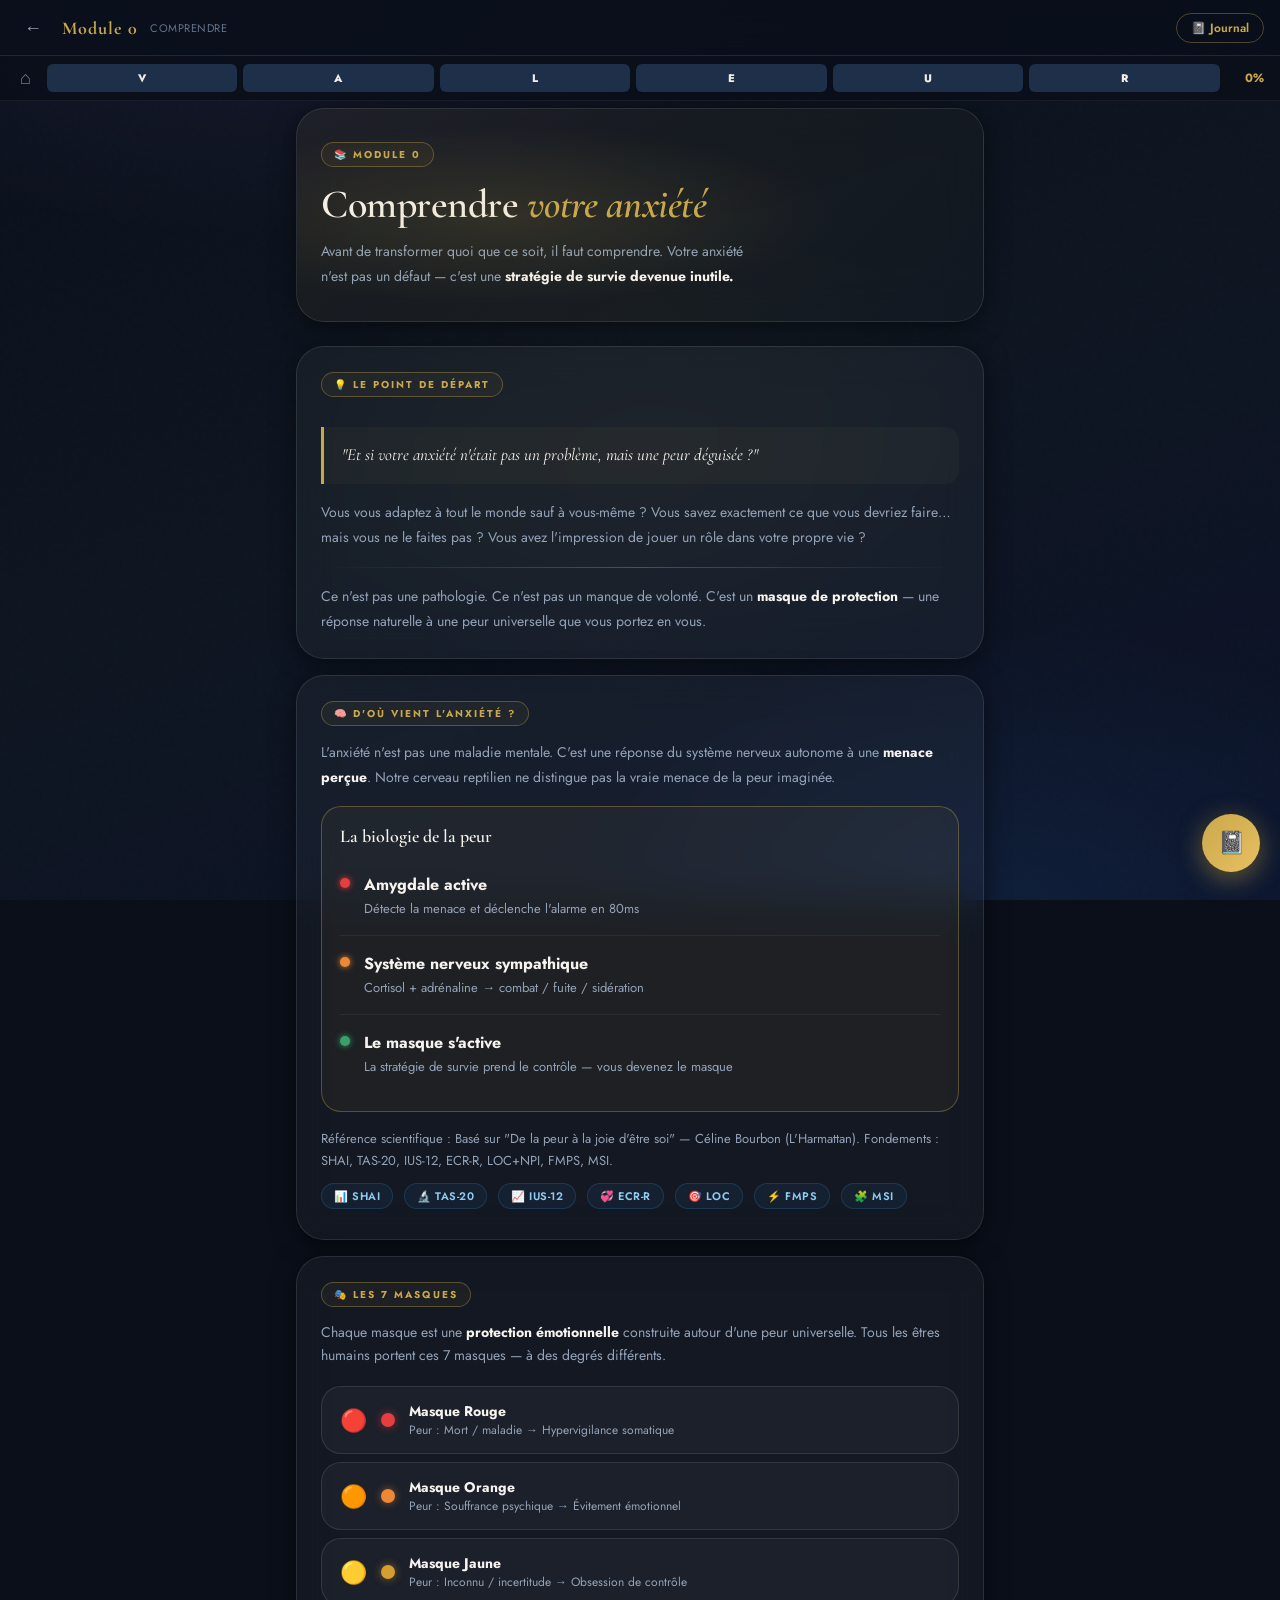
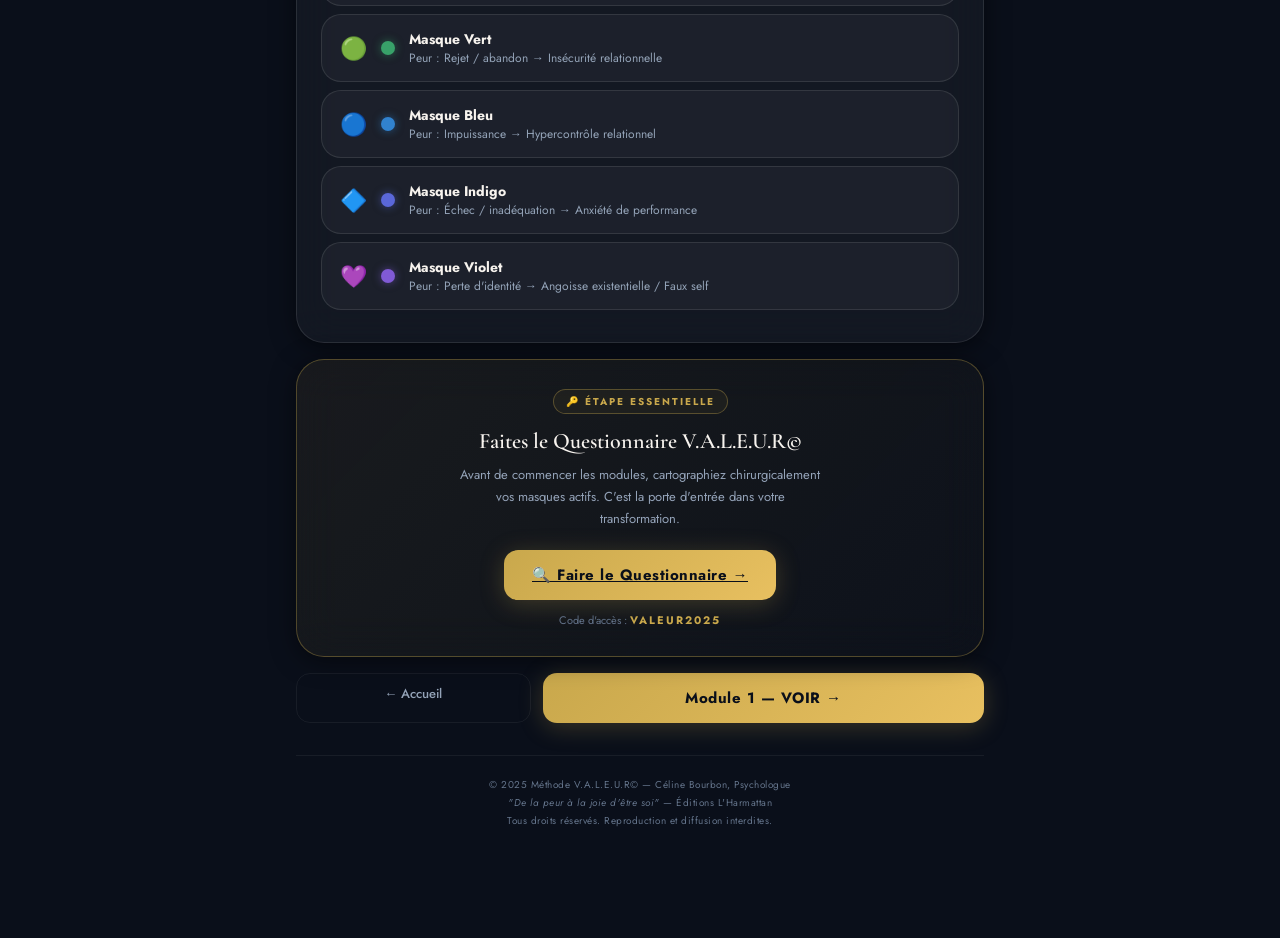
<file: module0.html>
<!DOCTYPE html>
<html lang="fr">
<head>
  <meta charset="UTF-8"/>
  <meta name="viewport" content="width=device-width,initial-scale=1,maximum-scale=1"/>
  <meta name="robots" content="noindex,nofollow"/>
  <title>Module 0 — Comprendre · V.A.L.E.U.R©</title>
  <link rel="preconnect" href="https://fonts.googleapis.com"/>
  <link href="https://fonts.googleapis.com/css2?family=Cormorant+Garamond:ital,wght@0,300;0,400;0,600;0,700;1,400;1,600&family=Jost:wght@300;400;500;600;700;800&display=swap" rel="stylesheet"/>
  <style>
/* ═══════════════════════════════════════════════════════════════════
   DESIGN SYSTEM — V.A.L.E.U.R© Premium Glassmorphism
   © 2025 Méthode V.A.L.E.U.R© — Céline Bourbon, Psychologue
   "De la peur à la joie d'être soi" — Éditions L'Harmattan
   Tous droits réservés. Reproduction interdite.
   ═══════════════════════════════════════════════════════════════════ */

/* ── GOOGLE FONTS ─────────────────────────────────────────────────── */
@import url('https://fonts.googleapis.com/css2?family=Cormorant+Garamond:ital,wght@0,300;0,400;0,600;0,700;1,400;1,600&family=Jost:wght@300;400;500;600;700;800&display=swap');

/* ── CSS VARIABLES ────────────────────────────────────────────────── */
:root {
  /* Backgrounds */
  --bg-void:      #050a12;
  --bg-deep:      #0a0f1a;
  --bg-mid:       #111827;
  --bg-surface:   #1a2235;
  --bg-raised:    #243047;

  /* Glass */
  --glass-bg:     rgba(255,255,255,0.04);
  --glass-bg-2:   rgba(255,255,255,0.07);
  --glass-bg-3:   rgba(255,255,255,0.11);
  --glass-border: rgba(255,255,255,0.10);
  --glass-border-2: rgba(255,255,255,0.18);
  --glass-glow:   rgba(201,168,76,0.12);

  /* Gold */
  --gold:         #c9a84c;
  --gold-light:   #f0d080;
  --gold-dim:     rgba(201,168,76,0.3);
  --gold-glow:    rgba(201,168,76,0.15);

  /* Text */
  --text-bright:  #f7f3ee;
  --text-main:    #e2e8f0;
  --text-muted:   #94a3b8;
  --text-dim:     #64748b;

  /* 7 Masques */
  --rouge:        #e53e3e;
  --rouge-glow:   rgba(229,62,62,0.25);
  --orange:       #ed8936;
  --orange-glow:  rgba(237,137,54,0.25);
  --jaune:        #d69e2e;
  --jaune-glow:   rgba(214,158,46,0.25);
  --vert:         #38a169;
  --vert-glow:    rgba(56,161,105,0.25);
  --bleu:         #3182ce;
  --bleu-glow:    rgba(49,130,206,0.25);
  --indigo:       #5a67d8;
  --indigo-glow:  rgba(90,103,216,0.25);
  --violet:       #805ad5;
  --violet-glow:  rgba(128,90,213,0.25);

  /* Borders */
  --border-dim:   rgba(255,255,255,0.06);
  --border-mid:   rgba(255,255,255,0.10);
  --border-gold:  rgba(201,168,76,0.35);

  /* Radius */
  --r-sm:  8px;
  --r-md:  14px;
  --r-lg:  20px;
  --r-xl:  28px;
  --r-2xl: 36px;

  /* Shadows */
  --shadow-sm:   0 2px 8px rgba(0,0,0,0.4);
  --shadow-md:   0 4px 24px rgba(0,0,0,0.5);
  --shadow-lg:   0 8px 40px rgba(0,0,0,0.6);
  --shadow-gold: 0 4px 24px rgba(201,168,76,0.25);
  --shadow-glow: 0 0 40px rgba(201,168,76,0.12);

  /* Blur */
  --blur-sm: blur(12px);
  --blur-md: blur(20px);
  --blur-lg: blur(32px);

  /* Transitions */
  --ease-out:   cubic-bezier(0.16,1,0.3,1);
  --ease-spring:cubic-bezier(0.34,1.56,0.64,1);
  --ease-inout: cubic-bezier(0.4,0,0.2,1);
  --t-fast:  0.15s;
  --t-mid:   0.3s;
  --t-slow:  0.5s;
}

/* ── RESET ────────────────────────────────────────────────────────── */
*,*::before,*::after { box-sizing:border-box; margin:0; padding:0; }
html { scroll-behavior:smooth; -webkit-text-size-adjust:100%; }
body {
  font-family:'Jost',sans-serif;
  background:var(--bg-deep);
  color:var(--text-main);
  min-height:100vh;
  overflow-x:hidden;
  -webkit-font-smoothing:antialiased;
}

/* ── ANTI-COPY PROTECTION ──────────────────────────────────────────── */
body {
  -webkit-user-select:none;
  -moz-user-select:none;
  -ms-user-select:none;
  user-select:none;
}
input, textarea { user-select:text !important; }

/* ── BACKGROUND MESH ──────────────────────────────────────────────── */
.bg-mesh {
  position:fixed; inset:0; z-index:-1;
  background:
    radial-gradient(ellipse 80% 60% at 20% -10%, rgba(128,90,213,0.12) 0%, transparent 60%),
    radial-gradient(ellipse 60% 50% at 80% 100%, rgba(49,130,206,0.10) 0%, transparent 60%),
    radial-gradient(ellipse 40% 40% at 50% 50%, rgba(201,168,76,0.04) 0%, transparent 70%),
    linear-gradient(160deg, #0a0f1a 0%, #0d1520 50%, #0a1128 100%);
}
.bg-mesh::after {
  content:'';
  position:absolute; inset:0;
  background-image:url("data:image/svg+xml,%3Csvg viewBox='0 0 200 200' xmlns='http://www.w3.org/2000/svg'%3E%3Cfilter id='noise'%3E%3CfeTurbulence type='fractalNoise' baseFrequency='0.9' numOctaves='4' stitchTiles='stitch'/%3E%3C/filter%3E%3Crect width='100%25' height='100%25' filter='url(%23noise)' opacity='0.035'/%3E%3C/svg%3E");
  opacity:0.4; pointer-events:none;
}

/* ── GLASS CARD ───────────────────────────────────────────────────── */
.glass {
  background:var(--glass-bg);
  backdrop-filter:var(--blur-md);
  -webkit-backdrop-filter:var(--blur-md);
  border:1px solid var(--glass-border);
  border-radius:var(--r-lg);
}
.glass-2 {
  background:var(--glass-bg-2);
  backdrop-filter:var(--blur-md);
  -webkit-backdrop-filter:var(--blur-md);
  border:1px solid var(--glass-border-2);
  border-radius:var(--r-lg);
}
.glass-card {
  background:var(--glass-bg);
  backdrop-filter:var(--blur-md);
  -webkit-backdrop-filter:var(--blur-md);
  border:1px solid var(--glass-border);
  border-radius:var(--r-xl);
  box-shadow:var(--shadow-md);
  padding:24px;
  transition:border-color var(--t-mid) var(--ease-out),
             box-shadow var(--t-mid) var(--ease-out),
             transform var(--t-mid) var(--ease-out);
}
.glass-card:hover {
  border-color:rgba(255,255,255,0.16);
  box-shadow:var(--shadow-lg), var(--shadow-glow);
  transform:translateY(-2px);
}
.glass-card-gold {
  border-color:var(--border-gold);
  box-shadow:var(--shadow-md), 0 0 30px rgba(201,168,76,0.08);
}

/* ── STICKY GLASS HEADER ──────────────────────────────────────────── */
.glass-header {
  position:fixed;
  top:0; left:0; right:0;
  z-index:200;
  background:rgba(10,15,26,0.85);
  backdrop-filter:var(--blur-md);
  -webkit-backdrop-filter:var(--blur-md);
  border-bottom:1px solid var(--glass-border);
  height:56px;
  display:flex;
  align-items:center;
  padding:0 16px;
  gap:12px;
}
.header-logo {
  font-family:'Cormorant Garamond',serif;
  color:var(--gold);
  font-size:18px;
  font-weight:700;
  letter-spacing:1px;
  white-space:nowrap;
}
.header-subtitle {
  font-size:11px;
  color:var(--text-dim);
  white-space:nowrap;
  font-weight:400;
  letter-spacing:0.5px;
}
.header-spacer { flex:1; }
.header-progress-mini {
  display:flex;
  align-items:center;
  gap:6px;
}

/* ── PROGRESS BAR (sticky override) ─────────────────────────────── */
#valeur-progress-bar {
  position:fixed !important;
  top:56px !important;
  left:0; right:0;
  z-index:190;
  background:rgba(10,15,26,0.9) !important;
  backdrop-filter:var(--blur-sm);
  -webkit-backdrop-filter:var(--blur-sm);
  border-bottom:1px solid var(--border-dim) !important;
  padding:8px 16px !important;
}

/* ── PAGE LAYOUT ──────────────────────────────────────────────────── */
.page-content {
  padding-top:108px; /* header + progress bar */
  padding-bottom:100px;
  max-width:720px;
  margin:0 auto;
  padding-left:16px;
  padding-right:16px;
}

/* ── TYPOGRAPHY ───────────────────────────────────────────────────── */
.display-title {
  font-family:'Cormorant Garamond',serif;
  font-size:clamp(28px,6vw,48px);
  font-weight:600;
  line-height:1.15;
  color:var(--text-bright);
  letter-spacing:-0.5px;
}
.display-title em {
  color:var(--gold);
  font-style:italic;
}
.section-title {
  font-family:'Cormorant Garamond',serif;
  font-size:clamp(20px,4vw,28px);
  font-weight:600;
  color:var(--text-bright);
  margin-bottom:16px;
}
.label-gold {
  display:inline-flex;
  align-items:center;
  gap:6px;
  font-size:10px;
  font-weight:700;
  letter-spacing:2px;
  text-transform:uppercase;
  color:var(--gold);
  border:1px solid var(--border-gold);
  padding:4px 12px;
  border-radius:20px;
  background:rgba(201,168,76,0.06);
}
.text-muted { color:var(--text-muted); font-size:14px; line-height:1.7; }
.text-dim { color:var(--text-dim); font-size:13px; }

/* ── BUTTONS ──────────────────────────────────────────────────────── */
.btn-primary {
  display:inline-flex;
  align-items:center;
  justify-content:center;
  gap:8px;
  background:linear-gradient(135deg,var(--gold),#e8c060);
  color:#0a0f1a;
  border:none;
  border-radius:var(--r-md);
  padding:14px 28px;
  font-family:'Jost',sans-serif;
  font-size:15px;
  font-weight:700;
  cursor:pointer;
  letter-spacing:0.5px;
  box-shadow:var(--shadow-gold);
  transition:all var(--t-mid) var(--ease-spring);
}
.btn-primary:hover {
  transform:translateY(-2px) scale(1.02);
  box-shadow:0 8px 32px rgba(201,168,76,0.45);
}
.btn-primary:active { transform:scale(0.98); }

.btn-glass {
  display:inline-flex;
  align-items:center;
  justify-content:center;
  gap:8px;
  background:var(--glass-bg-2);
  backdrop-filter:var(--blur-sm);
  color:var(--text-main);
  border:1px solid var(--glass-border-2);
  border-radius:var(--r-md);
  padding:12px 24px;
  font-family:'Jost',sans-serif;
  font-size:14px;
  font-weight:600;
  cursor:pointer;
  transition:all var(--t-mid) var(--ease-out);
}
.btn-glass:hover {
  background:var(--glass-bg-3);
  border-color:rgba(255,255,255,0.25);
  transform:translateY(-1px);
}

.btn-ghost {
  background:none;
  border:1px solid var(--border-dim);
  color:var(--text-muted);
  border-radius:var(--r-md);
  padding:10px 20px;
  font-family:'Jost',sans-serif;
  font-size:13px;
  font-weight:500;
  cursor:pointer;
  transition:all var(--t-fast) var(--ease-out);
}
.btn-ghost:hover { border-color:var(--glass-border-2); color:var(--text-main); }

/* ── FAB — FLOATING ACTION BUTTON ────────────────────────────────── */
.fab {
  position:fixed;
  bottom:28px;
  right:20px;
  z-index:300;
  width:58px;
  height:58px;
  border-radius:50%;
  background:linear-gradient(135deg,var(--gold),#e8c060);
  border:none;
  cursor:pointer;
  display:flex;
  align-items:center;
  justify-content:center;
  font-size:22px;
  box-shadow:0 6px 24px rgba(201,168,76,0.5), 0 2px 8px rgba(0,0,0,0.5);
  animation:fab-float 3s ease-in-out infinite;
  transition:transform var(--t-mid) var(--ease-spring), box-shadow var(--t-mid);
}
.fab:hover {
  transform:scale(1.12) translateY(-2px);
  box-shadow:0 10px 36px rgba(201,168,76,0.65), 0 2px 12px rgba(0,0,0,0.5);
  animation:none;
}
.fab:active { transform:scale(0.94); }
@keyframes fab-float {
  0%,100% { transform:translateY(0); }
  50%      { transform:translateY(-6px); }
}

/* ── MODAL OVERLAY ────────────────────────────────────────────────── */
.modal-overlay {
  position:fixed;
  inset:0;
  z-index:400;
  background:rgba(5,10,18,0.85);
  backdrop-filter:blur(8px);
  -webkit-backdrop-filter:blur(8px);
  display:flex;
  align-items:flex-end;
  justify-content:center;
  padding:16px;
  opacity:0;
  visibility:hidden;
  transition:all var(--t-mid) var(--ease-out);
}
.modal-overlay.open {
  opacity:1;
  visibility:visible;
}
.modal-sheet {
  background:rgba(15,22,38,0.95);
  backdrop-filter:var(--blur-lg);
  -webkit-backdrop-filter:var(--blur-lg);
  border:1px solid var(--glass-border-2);
  border-radius:var(--r-2xl) var(--r-2xl) var(--r-lg) var(--r-lg);
  width:100%;
  max-width:600px;
  max-height:90vh;
  overflow-y:auto;
  padding:28px 24px;
  transform:translateY(40px);
  transition:transform var(--t-mid) var(--ease-spring);
  box-shadow:0 -8px 60px rgba(0,0,0,0.6);
}
.modal-overlay.open .modal-sheet {
  transform:translateY(0);
}
.modal-handle {
  width:40px;
  height:4px;
  background:var(--glass-border-2);
  border-radius:2px;
  margin:0 auto 20px;
}

/* ── JOURNAL FORM ─────────────────────────────────────────────────── */
.journal-step {
  background:var(--glass-bg);
  border:1px solid var(--glass-border);
  border-radius:var(--r-lg);
  padding:18px;
  margin-bottom:12px;
  transition:border-color var(--t-mid);
}
.journal-step.active {
  border-color:var(--border-gold);
  background:rgba(201,168,76,0.04);
}
.journal-step-header {
  display:flex;
  align-items:center;
  gap:12px;
  margin-bottom:10px;
}
.journal-letter {
  width:34px;
  height:34px;
  border-radius:10px;
  background:linear-gradient(135deg,var(--gold),#e8c060);
  color:#0a0f1a;
  font-size:16px;
  font-weight:800;
  display:flex;
  align-items:center;
  justify-content:center;
  flex-shrink:0;
  font-family:'Cormorant Garamond',serif;
}
.journal-label {
  font-weight:700;
  font-size:13px;
  color:var(--text-bright);
}
.journal-sublabel {
  font-size:11px;
  color:var(--text-dim);
  line-height:1.5;
}
.journal-textarea {
  width:100%;
  background:rgba(255,255,255,0.03);
  border:1px solid var(--border-dim);
  border-radius:var(--r-sm);
  color:var(--text-main);
  font-family:'Jost',sans-serif;
  font-size:14px;
  line-height:1.7;
  padding:12px 14px;
  resize:vertical;
  min-height:80px;
  transition:border-color var(--t-fast);
  user-select:text;
}
.journal-textarea:focus {
  outline:none;
  border-color:var(--border-gold);
  background:rgba(201,168,76,0.03);
}
.journal-textarea::placeholder { color:var(--text-dim); }

/* ── MASQUE SELECTOR ──────────────────────────────────────────────── */
.masque-grid {
  display:grid;
  grid-template-columns:repeat(7,1fr);
  gap:8px;
}
.masque-chip {
  aspect-ratio:1;
  border-radius:10px;
  background:var(--glass-bg);
  border:2px solid transparent;
  cursor:pointer;
  display:flex;
  flex-direction:column;
  align-items:center;
  justify-content:center;
  gap:4px;
  transition:all var(--t-mid) var(--ease-spring);
  font-size:18px;
}
.masque-chip:hover { transform:scale(1.1); }
.masque-chip.selected {
  border-color:currentColor;
  transform:scale(1.08);
}
.masque-chip-dot {
  width:8px;
  height:8px;
  border-radius:50%;
}

/* ── MODULE CARDS ─────────────────────────────────────────────────── */
.module-card {
  position:relative;
  background:var(--glass-bg);
  backdrop-filter:var(--blur-md);
  -webkit-backdrop-filter:var(--blur-md);
  border:1px solid var(--glass-border);
  border-radius:var(--r-xl);
  padding:22px;
  overflow:hidden;
  transition:all var(--t-mid) var(--ease-out);
  cursor:pointer;
  text-decoration:none;
  display:block;
}
.module-card::before {
  content:'';
  position:absolute;
  top:0; left:0; right:0;
  height:3px;
  background:linear-gradient(90deg,var(--module-color,var(--gold)),transparent);
  opacity:0.8;
}
.module-card:hover {
  border-color:rgba(255,255,255,0.16);
  transform:translateY(-3px);
  box-shadow:0 12px 40px rgba(0,0,0,0.4), 0 0 0 1px rgba(255,255,255,0.08);
}
.module-card.done::after {
  content:'✓';
  position:absolute;
  top:14px; right:16px;
  width:26px; height:26px;
  border-radius:50%;
  background:linear-gradient(135deg,var(--gold),#e8c060);
  color:#0a0f1a;
  font-weight:900;
  font-size:13px;
  display:flex;
  align-items:center;
  justify-content:center;
}
.module-number {
  font-family:'Cormorant Garamond',serif;
  font-size:11px;
  font-weight:400;
  letter-spacing:2px;
  text-transform:uppercase;
  color:var(--text-dim);
  margin-bottom:8px;
}
.module-letter {
  font-family:'Cormorant Garamond',serif;
  font-size:42px;
  font-weight:700;
  line-height:1;
  margin-bottom:6px;
  background:linear-gradient(135deg,var(--module-color,var(--gold)),color-mix(in srgb,var(--module-color,var(--gold)) 60%,white));
  -webkit-background-clip:text;
  -webkit-text-fill-color:transparent;
  background-clip:text;
}
.module-name {
  font-size:16px;
  font-weight:700;
  color:var(--text-bright);
  letter-spacing:1px;
  text-transform:uppercase;
  margin-bottom:8px;
}
.module-desc { font-size:13px; color:var(--text-muted); line-height:1.6; }

/* ── STAT CARDS ───────────────────────────────────────────────────── */
.stat-grid {
  display:grid;
  grid-template-columns:repeat(2,1fr);
  gap:12px;
}
.stat-card {
  background:var(--glass-bg);
  backdrop-filter:var(--blur-sm);
  border:1px solid var(--glass-border);
  border-radius:var(--r-lg);
  padding:18px;
  text-align:center;
}
.stat-value {
  font-family:'Cormorant Garamond',serif;
  font-size:36px;
  font-weight:700;
  color:var(--gold);
  line-height:1;
  margin-bottom:6px;
}
.stat-label { font-size:11px; color:var(--text-dim); letter-spacing:1px; text-transform:uppercase; }

/* ── CONFETTI SYSTEM ──────────────────────────────────────────────── */
.confetti-canvas {
  position:fixed;
  inset:0;
  z-index:9999;
  pointer-events:none;
}

/* ── ANIMATIONS ───────────────────────────────────────────────────── */
@keyframes fadeInUp {
  from { opacity:0; transform:translateY(24px); }
  to   { opacity:1; transform:translateY(0); }
}
@keyframes fadeIn {
  from { opacity:0; }
  to   { opacity:1; }
}
@keyframes scaleIn {
  from { opacity:0; transform:scale(0.92); }
  to   { opacity:1; transform:scale(1); }
}
@keyframes shimmer {
  0%   { background-position:-200% center; }
  100% { background-position:200% center; }
}
@keyframes pulse-gold {
  0%,100% { box-shadow:0 0 0 0 rgba(201,168,76,0.4); }
  50%      { box-shadow:0 0 0 8px rgba(201,168,76,0); }
}

.animate-in { animation:fadeInUp 0.6s var(--ease-spring) both; }
.animate-in-2 { animation:fadeInUp 0.6s var(--ease-spring) 0.1s both; }
.animate-in-3 { animation:fadeInUp 0.6s var(--ease-spring) 0.2s both; }
.animate-in-4 { animation:fadeInUp 0.6s var(--ease-spring) 0.3s both; }
.animate-in-5 { animation:fadeInUp 0.6s var(--ease-spring) 0.4s both; }

/* ── DIVIDER ──────────────────────────────────────────────────────── */
.gold-divider {
  height:1px;
  background:linear-gradient(90deg,transparent,var(--border-gold),transparent);
  margin:28px 0;
}

/* ── TOAST / NOTIFICATION ────────────────────────────────────────── */
.toast {
  position:fixed;
  bottom:96px;
  left:50%;
  transform:translateX(-50%) translateY(20px);
  background:rgba(15,22,38,0.95);
  backdrop-filter:var(--blur-md);
  border:1px solid var(--border-gold);
  border-radius:var(--r-lg);
  padding:12px 20px;
  font-size:14px;
  font-weight:600;
  color:var(--text-bright);
  opacity:0;
  transition:all var(--t-mid) var(--ease-spring);
  white-space:nowrap;
  z-index:350;
  box-shadow:var(--shadow-gold);
}
.toast.show {
  opacity:1;
  transform:translateX(-50%) translateY(0);
}

/* ── COPYRIGHT FOOTER ────────────────────────────────────────────── */
.copyright-footer {
  text-align:center;
  padding:20px 16px 8px;
  font-size:10px;
  color:var(--text-dim);
  letter-spacing:0.5px;
  line-height:1.8;
  border-top:1px solid var(--border-dim);
  margin-top:32px;
}
.copyright-footer a { color:var(--gold); text-decoration:none; }

/* ── SCROLLBAR ────────────────────────────────────────────────────── */
::-webkit-scrollbar { width:4px; }
::-webkit-scrollbar-track { background:transparent; }
::-webkit-scrollbar-thumb { background:var(--border-mid); border-radius:2px; }
::-webkit-scrollbar-thumb:hover { background:var(--glass-border-2); }

/* ── MOBILE RESPONSIVE ────────────────────────────────────────────── */
@media (max-width:480px) {
  .glass-card { padding:18px; border-radius:var(--r-lg); }
  .stat-grid { grid-template-columns:1fr 1fr; gap:8px; }
  .masque-grid { gap:6px; }
  .page-content { padding-top:100px; padding-left:12px; padding-right:12px; }
}

/* ── MODULE PAGE SPECIFICS ────────────────────────────────────────── */
.module-hero {
  border-radius:var(--r-xl);
  padding:32px 24px;
  margin-bottom:24px;
  position:relative;
  overflow:hidden;
}
.module-hero::before {
  content:'';
  position:absolute;
  inset:0;
  background:radial-gradient(ellipse 70% 60% at 30% 50%,var(--module-color-glow,rgba(201,168,76,0.15)),transparent 70%);
  pointer-events:none;
}
.exercise-card {
  background:var(--glass-bg);
  border:1px solid var(--glass-border);
  border-radius:var(--r-lg);
  padding:20px;
  margin-bottom:12px;
  transition:all var(--t-mid);
}
.exercise-number {
  width:28px; height:28px;
  border-radius:8px;
  background:linear-gradient(135deg,var(--module-color,var(--gold)),color-mix(in srgb,var(--module-color,var(--gold)) 70%,white));
  color:#0a0f1a;
  font-weight:800;
  font-size:13px;
  display:inline-flex;
  align-items:center;
  justify-content:center;
  margin-right:12px;
  flex-shrink:0;
}
.step-item {
  display:flex;
  align-items:flex-start;
  gap:14px;
  padding:16px 0;
  border-bottom:1px solid var(--border-dim);
}
.step-item:last-child { border-bottom:none; }
.step-dot {
  width:10px; height:10px;
  border-radius:50%;
  background:var(--module-color,var(--gold));
  margin-top:5px;
  flex-shrink:0;
  box-shadow:0 0 8px var(--module-color,var(--gold));
}

</style>
  <script src="valeur-config.js"></script>
  <style>
    :root { --module-color:#c9a84c; --module-color-glow:rgba(201,168,76,0.15); }
    .masque-row {
      display:flex; align-items:center; gap:14px;
      padding:14px 18px; margin-bottom:8px;
      background:var(--glass-bg); border:1px solid var(--glass-border);
      border-radius:var(--r-lg); transition:all var(--t-fast); text-decoration:none;
    }
    .masque-row:hover { border-color:var(--glass-border-2); transform:translateX(4px); }
    .masque-row-dot {
      width:14px; height:14px; border-radius:50%; flex-shrink:0;
    }
    .masque-row-label { font-weight:700; font-size:14px; color:var(--text-bright); }
    .masque-row-peur { font-size:12px; color:var(--text-muted); }
    .masque-row-emoji { font-size:22px; }
    .info-box {
      background:rgba(201,168,76,0.06); border:1px solid var(--border-gold);
      border-radius:var(--r-lg); padding:18px; margin-bottom:16px;
    }
    .quote-block {
      border-left:3px solid var(--gold); padding:14px 18px;
      background:rgba(201,168,76,0.04); border-radius:0 var(--r-md) var(--r-md) 0;
      margin:16px 0;
    }
    .quote-block p { font-family:'Cormorant Garamond',serif; font-size:17px; font-style:italic; color:var(--text-bright); line-height:1.7; margin:0; }
    .science-badge {
      display:inline-flex; align-items:center; gap:6px;
      background:rgba(49,130,206,0.08); border:1px solid rgba(49,130,206,0.25);
      border-radius:20px; padding:4px 12px;
      font-size:11px; font-weight:600; color:#90cdf4; letter-spacing:0.5px;
      margin-right:6px; margin-bottom:6px;
    }
  </style>
</head>
<body>
  <div class="bg-mesh"></div>
  <header class="glass-header">
    <a href="index.html" style="color:var(--text-muted);font-size:18px;padding:4px 8px;text-decoration:none;line-height:1;">←</a>
    <div class="header-logo">Module 0</div>
    <div class="header-subtitle">COMPRENDRE</div>
    <div class="header-spacer"></div>
    <a href="journal.html" style="background:none;border:1px solid var(--border-gold);border-radius:20px;padding:5px 14px;color:var(--gold);font-size:12px;font-weight:600;cursor:pointer;font-family:'Jost',sans-serif;text-decoration:none;">📓 Journal</a>
  </header>
  <div id="valeur-progress-bar"></div>

  <main class="page-content">

    <!-- HERO MODULE -->
    <div class="module-hero glass-card" style="background:linear-gradient(135deg,rgba(201,168,76,0.08),rgba(201,168,76,0.02));" >
      <div class="label-gold" style="margin-bottom:14px;">📚 MODULE 0</div>
      <h1 class="display-title" style="font-size:clamp(26px,5vw,40px);margin-bottom:12px;">
        Comprendre <em>votre anxiété</em>
      </h1>
      <p class="text-muted" style="font-size:14px;max-width:440px;line-height:1.8;">
        Avant de transformer quoi que ce soit, il faut comprendre. Votre anxiété n'est pas un défaut — c'est une <strong style="color:var(--text-bright);">stratégie de survie devenue inutile.</strong>
      </p>
    </div>

    <!-- L'ACCROCHE -->
    <div class="glass-card animate-in" style="margin-bottom:16px;">
      <div class="label-gold" style="margin-bottom:14px;">💡 LE POINT DE DÉPART</div>
      <div class="quote-block">
        <p>"Et si votre anxiété n'était pas un problème, mais une peur déguisée ?"</p>
      </div>
      <p class="text-muted" style="font-size:14px;line-height:1.8;">
        Vous vous adaptez à tout le monde sauf à vous-même ? Vous savez exactement ce que vous devriez faire… mais vous ne le faites pas ? Vous avez l'impression de jouer un rôle dans votre propre vie ?
      </p>
      <div class="gold-divider" style="margin:16px 0;"></div>
      <p class="text-muted" style="font-size:14px;line-height:1.8;">
        Ce n'est pas une pathologie. Ce n'est pas un manque de volonté. C'est un <strong style="color:var(--text-bright);">masque de protection</strong> — une réponse naturelle à une peur universelle que vous portez en vous.
      </p>
    </div>

    <!-- D'OÙ VIENT L'ANXIÉTÉ -->
    <div class="glass-card animate-in-2" style="margin-bottom:16px;">
      <div class="label-gold" style="margin-bottom:14px;">🧠 D'OÙ VIENT L'ANXIÉTÉ ?</div>
      <p class="text-muted" style="font-size:14px;line-height:1.8;margin-bottom:16px;">
        L'anxiété n'est pas une maladie mentale. C'est une réponse du système nerveux autonome à une <strong style="color:var(--text-bright);">menace perçue</strong>. Notre cerveau reptilien ne distingue pas la vraie menace de la peur imaginée.
      </p>
      <div class="info-box">
        <div style="font-family:'Cormorant Garamond',serif;font-size:18px;font-weight:600;color:var(--text-bright);margin-bottom:10px;">La biologie de la peur</div>
        <div class="step-item">
          <div class="step-dot" style="background:var(--rouge);box-shadow:0 0 6px #e53e3e;"></div>
          <div><strong style="color:var(--text-bright);">Amygdale active</strong><br/><span style="font-size:13px;color:var(--text-muted);">Détecte la menace et déclenche l'alarme en 80ms</span></div>
        </div>
        <div class="step-item">
          <div class="step-dot" style="background:var(--orange);box-shadow:0 0 6px #ed8936;"></div>
          <div><strong style="color:var(--text-bright);">Système nerveux sympathique</strong><br/><span style="font-size:13px;color:var(--text-muted);">Cortisol + adrénaline → combat / fuite / sidération</span></div>
        </div>
        <div class="step-item" style="border:none;">
          <div class="step-dot" style="background:var(--vert);box-shadow:0 0 6px #38a169;"></div>
          <div><strong style="color:var(--text-bright);">Le masque s'active</strong><br/><span style="font-size:13px;color:var(--text-muted);">La stratégie de survie prend le contrôle — vous devenez le masque</span></div>
        </div>
      </div>
      <p class="text-muted" style="font-size:13px;line-height:1.7;margin-top:12px;">
        Référence scientifique : Basé sur "De la peur à la joie d'être soi" — Céline Bourbon (L'Harmattan). Fondements : SHAI, TAS-20, IUS-12, ECR-R, LOC+NPI, FMPS, MSI.
      </p>
      <div style="margin-top:10px;">
        <span class="science-badge">📊 SHAI</span>
        <span class="science-badge">🔬 TAS-20</span>
        <span class="science-badge">📈 IUS-12</span>
        <span class="science-badge">💞 ECR-R</span>
        <span class="science-badge">🎯 LOC</span>
        <span class="science-badge">⚡ FMPS</span>
        <span class="science-badge">🧩 MSI</span>
      </div>
    </div>

    <!-- LES 7 MASQUES -->
    <div class="glass-card animate-in-3" style="margin-bottom:16px;">
      <div class="label-gold" style="margin-bottom:14px;">🎭 LES 7 MASQUES</div>
      <p class="text-muted" style="font-size:14px;line-height:1.7;margin-bottom:18px;">
        Chaque masque est une <strong style="color:var(--text-bright);">protection émotionnelle</strong> construite autour d'une peur universelle. Tous les êtres humains portent ces 7 masques — à des degrés différents.
      </p>

      <a class="masque-row" href="module1.html">
        <div class="masque-row-emoji">🔴</div>
        <div class="masque-row-dot" style="background:#e53e3e;box-shadow:0 0 8px #e53e3e88;"></div>
        <div><div class="masque-row-label">Masque Rouge</div><div class="masque-row-peur">Peur : Mort / maladie → Hypervigilance somatique</div></div>
      </a>
      <a class="masque-row" href="module2.html">
        <div class="masque-row-emoji">🟠</div>
        <div class="masque-row-dot" style="background:#ed8936;box-shadow:0 0 8px #ed893688;"></div>
        <div><div class="masque-row-label">Masque Orange</div><div class="masque-row-peur">Peur : Souffrance psychique → Évitement émotionnel</div></div>
      </a>
      <a class="masque-row" href="module3.html">
        <div class="masque-row-emoji">🟡</div>
        <div class="masque-row-dot" style="background:#d69e2e;box-shadow:0 0 8px #d69e2e88;"></div>
        <div><div class="masque-row-label">Masque Jaune</div><div class="masque-row-peur">Peur : Inconnu / incertitude → Obsession de contrôle</div></div>
      </a>
      <a class="masque-row" href="module4.html">
        <div class="masque-row-emoji">🟢</div>
        <div class="masque-row-dot" style="background:#38a169;box-shadow:0 0 8px #38a16988;"></div>
        <div><div class="masque-row-label">Masque Vert</div><div class="masque-row-peur">Peur : Rejet / abandon → Insécurité relationnelle</div></div>
      </a>
      <a class="masque-row" href="module5.html">
        <div class="masque-row-emoji">🔵</div>
        <div class="masque-row-dot" style="background:#3182ce;box-shadow:0 0 8px #3182ce88;"></div>
        <div><div class="masque-row-label">Masque Bleu</div><div class="masque-row-peur">Peur : Impuissance → Hypercontrôle relationnel</div></div>
      </a>
      <a class="masque-row" href="module6.html">
        <div class="masque-row-emoji">🔷</div>
        <div class="masque-row-dot" style="background:#5a67d8;box-shadow:0 0 8px #5a67d888;"></div>
        <div><div class="masque-row-label">Masque Indigo</div><div class="masque-row-peur">Peur : Échec / inadéquation → Anxiété de performance</div></div>
      </a>
      <a class="masque-row" href="module7.html">
        <div class="masque-row-emoji">💜</div>
        <div class="masque-row-dot" style="background:#805ad5;box-shadow:0 0 8px #805ad588;"></div>
        <div><div class="masque-row-label">Masque Violet</div><div class="masque-row-peur">Peur : Perte d'identité → Angoisse existentielle / Faux self</div></div>
      </a>
    </div>

    <!-- QUESTIONNAIRE CTA -->
    <div class="glass-card" style="background:linear-gradient(135deg,rgba(201,168,76,0.08),rgba(201,168,76,0.02));border-color:var(--border-gold);text-align:center;padding:28px 24px;margin-bottom:16px;">
      <div class="label-gold" style="margin:0 auto 14px;width:fit-content;">🔑 ÉTAPE ESSENTIELLE</div>
      <div style="font-family:'Cormorant Garamond',serif;font-size:22px;font-weight:600;color:var(--text-bright);margin-bottom:10px;">
        Faites le Questionnaire V.A.L.E.U.R©
      </div>
      <p class="text-muted" style="font-size:13px;max-width:360px;margin:0 auto 20px;line-height:1.7;">
        Avant de commencer les modules, cartographiez chirurgicalement vos masques actifs. C'est la porte d'entrée dans votre transformation.
      </p>
      <a href="https://celinebourbon-ux.github.io/Questionnaire-Valeur-V4/" target="_blank" rel="noopener" class="btn-primary" style="display:inline-flex;">
        🔍 Faire le Questionnaire →
      </a>
      <div style="margin-top:12px;font-size:11px;color:var(--text-dim);">Code d'accès : <span style="color:var(--gold);font-weight:700;letter-spacing:2px;">VALEUR2025</span></div>
    </div>

    <!-- NAVIGATION -->
    <div style="display:flex;gap:12px;margin-top:8px;">
      <a href="index.html" class="btn-ghost" style="flex:1;text-align:center;text-decoration:none;">← Accueil</a>
      <a href="module1.html" class="btn-primary" style="flex:2;text-decoration:none;display:flex;align-items:center;justify-content:center;gap:8px;">
        Module 1 — VOIR →
      </a>
    </div>

    <footer class="copyright-footer">
      © 2025 Méthode V.A.L.E.U.R© — Céline Bourbon, Psychologue<br/>
      <em>"De la peur à la joie d'être soi"</em> — Éditions L'Harmattan<br/>
      Tous droits réservés. Reproduction et diffusion interdites.
    </footer>
  </main>

  <script>
/* ═══════════════════════════════════════════════════════════════════
   JOURNAL-MANAGER.JS — Journal Universel V.A.L.E.U.R©
   © 2025 Méthode V.A.L.E.U.R© — Céline Bourbon, Psychologue
   Tous droits réservés.
   ═══════════════════════════════════════════════════════════════════ */

(function() {
  'use strict';

  const LS_KEY = 'valeur_journal_entries';
  const MASQUES = [
    { id:'rouge',  emoji:'🔴', color:'#e53e3e', label:'Rouge',  peur:'Mort / maladie' },
    { id:'orange', emoji:'🟠', color:'#ed8936', label:'Orange', peur:'Souffrance psychique' },
    { id:'jaune',  emoji:'🟡', color:'#d69e2e', label:'Jaune',  peur:'Inconnu / incertitude' },
    { id:'vert',   emoji:'🟢', color:'#38a169', label:'Vert',   peur:'Rejet / abandon' },
    { id:'bleu',   emoji:'🔵', color:'#3182ce', label:'Bleu',   peur:'Impuissance' },
    { id:'indigo', emoji:'🔷', color:'#5a67d8', label:'Indigo', peur:'Échec / inadéquation' },
    { id:'violet', emoji:'💜', color:'#805ad5', label:'Violet', peur:'Perte d\'identité' },
  ];

  const STEPS = [
    { letter:'V', name:'VOIR',       desc:'Quel masque est actif ? Quel est le déclencheur ?' },
    { letter:'A', name:'ACCUEILLIR', desc:'Quelle émotion est présente ? Comment vous sentez-vous ?' },
    { letter:'L', name:'LOCALISER',  desc:'Où le ressentez-vous dans votre corps ?' },
    { letter:'E', name:'EXPLORER',   desc:'Quel conflit intérieur existe ? Une part de moi voudrait... mais une autre...' },
    { letter:'U', name:'UNIFIER',    desc:'Comment réconcilier ces deux parts de vous ?' },
    { letter:'R', name:'RENFORCER',  desc:'Quelle nouvelle action choisissez-vous ? Quelle posture nouvelle ?' },
  ];

  // ── STORAGE ────────────────────────────────────────────────────────
  function getEntries() {
    try { return JSON.parse(localStorage.getItem(LS_KEY) || '[]'); } catch(e) { return []; }
  }
  function saveEntry(entry) {
    const entries = getEntries();
    entries.unshift(entry);
    if (entries.length > 50) entries.splice(50);
    try { localStorage.setItem(LS_KEY, JSON.stringify(entries)); } catch(e) {}
    window.dispatchEvent(new CustomEvent('valeur:journal-updated', { detail: { entries } }));
  }
  function getStats() {
    const entries = getEntries();
    const masqueCounts = {};
    MASQUES.forEach(m => masqueCounts[m.id] = 0);
    entries.forEach(e => { if (e.masque) masqueCounts[e.masque] = (masqueCounts[e.masque]||0)+1; });
    return { total: entries.length, masqueCounts, lastEntry: entries[0] || null };
  }

  // ── MODAL BUILD ────────────────────────────────────────────────────
  function buildModal() {
    const overlay = document.createElement('div');
    overlay.id = 'valeur-journal-modal';
    overlay.className = 'modal-overlay';
    overlay.setAttribute('role','dialog');
    overlay.setAttribute('aria-label','Journal V.A.L.E.U.R©');

    let selectedMasque = null;
    const stepValues = ['','','','','',''];

    overlay.innerHTML = `
      <div class="modal-sheet">
        <div class="modal-handle"></div>
        <div style="display:flex;align-items:center;justify-content:space-between;margin-bottom:20px;">
          <div>
            <div class="label-gold" style="margin-bottom:8px;">📓 MON JOURNAL</div>
            <div style="font-family:'Cormorant Garamond',serif;font-size:20px;font-weight:600;color:#f7f3ee;">Méthode V.A.L.E.U.R©</div>
          </div>
          <button id="journal-close" style="background:none;border:none;cursor:pointer;color:#64748b;font-size:22px;padding:8px;line-height:1;" aria-label="Fermer">×</button>
        </div>

        <!-- MASQUE SELECTOR -->
        <div class="glass-card" style="margin-bottom:16px;padding:16px;">
          <div style="font-size:12px;font-weight:700;color:#94a3b8;letter-spacing:1px;text-transform:uppercase;margin-bottom:12px;">Masque actif (optionnel)</div>
          <div class="masque-grid" id="masque-selector">
            ${MASQUES.map(m => `
              <button class="masque-chip" data-masque="${m.id}" style="color:${m.color};" title="${m.label} — ${m.peur}">
                <span>${m.emoji}</span>
                <div class="masque-chip-dot" style="background:${m.color};"></div>
              </button>
            `).join('')}
          </div>
          <div id="masque-selected-label" style="text-align:center;font-size:12px;color:#64748b;margin-top:8px;height:16px;"></div>
        </div>

        <!-- V.A.L.E.U.R STEPS -->
        <div id="journal-steps">
          ${STEPS.map((s,i) => `
            <div class="journal-step" data-step="${i}">
              <div class="journal-step-header">
                <div class="journal-letter">${s.letter}</div>
                <div>
                  <div class="journal-label">${s.name}</div>
                  <div class="journal-sublabel">${s.desc}</div>
                </div>
              </div>
              <textarea class="journal-textarea" data-index="${i}" placeholder="${s.desc}" rows="3" maxlength="500"></textarea>
            </div>
          `).join('')}
        </div>

        <div style="display:flex;gap:10px;margin-top:20px;">
          <button id="journal-save" class="btn-primary" style="flex:1;">
            ✨ Enregistrer dans mon journal
          </button>
        </div>
        <div style="text-align:center;font-size:10px;color:#475569;margin-top:12px;letter-spacing:0.5px;">
          © 2025 Méthode V.A.L.E.U.R© — Céline Bourbon · Données stockées localement
        </div>
      </div>
    `;

    document.body.appendChild(overlay);

    // Close
    overlay.querySelector('#journal-close').addEventListener('click', closeModal);
    overlay.addEventListener('click', e => { if (e.target === overlay) closeModal(); });

    // Masque selection
    overlay.querySelectorAll('.masque-chip').forEach(chip => {
      chip.addEventListener('click', () => {
        overlay.querySelectorAll('.masque-chip').forEach(c => c.classList.remove('selected'));
        chip.classList.add('selected');
        selectedMasque = chip.dataset.masque;
        const m = MASQUES.find(x => x.id === selectedMasque);
        overlay.querySelector('#masque-selected-label').textContent = m ? `${m.label} — ${m.peur}` : '';
        overlay.querySelector('#masque-selected-label').style.color = m ? m.color : '#64748b';
      });
    });

    // Step focus highlight
    overlay.querySelectorAll('.journal-textarea').forEach(ta => {
      ta.addEventListener('focus', () => {
        overlay.querySelectorAll('.journal-step').forEach(s => s.classList.remove('active'));
        ta.closest('.journal-step').classList.add('active');
      });
      ta.addEventListener('input', e => {
        stepValues[parseInt(e.target.dataset.index)] = e.target.value;
      });
    });

    // Save
    overlay.querySelector('#journal-save').addEventListener('click', () => {
      const textareas = overlay.querySelectorAll('.journal-textarea');
      const steps = {};
      let hasContent = false;
      STEPS.forEach((s, i) => {
        const val = textareas[i].value.trim();
        if (val) hasContent = true;
        steps[s.letter] = val;
      });
      if (!hasContent && !selectedMasque) {
        showToast('Remplissez au moins un champ pour enregistrer 🌱');
        return;
      }
      const entry = {
        id: Date.now(),
        date: new Date().toISOString(),
        masque: selectedMasque,
        steps,
      };
      saveEntry(entry);
      closeModal();
      showConfetti();
      showToast('✨ Journal enregistré avec succès');
    });

    return overlay;
  }

  // ── FAB BUILD ──────────────────────────────────────────────────────
  function buildFAB() {
    const fab = document.createElement('button');
    fab.className = 'fab';
    fab.id = 'valeur-fab';
    fab.setAttribute('aria-label','Ouvrir le journal V.A.L.E.U.R©');
    fab.setAttribute('title','Journal V.A.L.E.U.R©');
    fab.innerHTML = '📓';
    fab.addEventListener('click', openModal);
    document.body.appendChild(fab);
    return fab;
  }

  // ── MODAL CONTROL ──────────────────────────────────────────────────
  let modalEl = null;
  function openModal() {
    if (!modalEl) modalEl = buildModal();
    modalEl.classList.add('open');
    document.body.style.overflow = 'hidden';
    modalEl.querySelectorAll('.journal-textarea')[0]?.focus();
  }
  function closeModal() {
    if (modalEl) {
      modalEl.classList.remove('open');
      document.body.style.overflow = '';
      // Reset form
      modalEl.querySelectorAll('.journal-textarea').forEach(ta => ta.value = '');
      modalEl.querySelectorAll('.masque-chip').forEach(c => c.classList.remove('selected'));
      const lbl = modalEl.querySelector('#masque-selected-label');
      if (lbl) { lbl.textContent = ''; lbl.style.color = '#64748b'; }
      modalEl.querySelectorAll('.journal-step').forEach(s => s.classList.remove('active'));
    }
  }

  // ── TOAST ──────────────────────────────────────────────────────────
  let toastEl = null;
  function showToast(msg) {
    if (!toastEl) {
      toastEl = document.createElement('div');
      toastEl.className = 'toast';
      document.body.appendChild(toastEl);
    }
    toastEl.textContent = msg;
    toastEl.classList.add('show');
    clearTimeout(toastEl._timer);
    toastEl._timer = setTimeout(() => toastEl.classList.remove('show'), 3000);
  }

  // ── CONFETTI ───────────────────────────────────────────────────────
  function showConfetti() {
    const canvas = document.createElement('canvas');
    canvas.className = 'confetti-canvas';
    canvas.width = window.innerWidth;
    canvas.height = window.innerHeight;
    document.body.appendChild(canvas);
    const ctx = canvas.getContext('2d');
    const COLORS = ['#c9a84c','#f0d080','#e53e3e','#38a169','#3182ce','#805ad5','#ed8936'];
    const particles = Array.from({length:80},() => ({
      x: Math.random() * canvas.width,
      y: -20,
      vx: (Math.random()-0.5)*4,
      vy: Math.random()*4+2,
      r: Math.random()*5+3,
      color: COLORS[Math.floor(Math.random()*COLORS.length)],
      rot: Math.random()*360,
      rv: (Math.random()-0.5)*8,
      shape: Math.random()>0.5?'circle':'rect'
    }));
    let frame = 0;
    function draw() {
      ctx.clearRect(0,0,canvas.width,canvas.height);
      particles.forEach(p => {
        ctx.save();
        ctx.translate(p.x, p.y);
        ctx.rotate(p.rot*Math.PI/180);
        ctx.fillStyle = p.color;
        ctx.globalAlpha = Math.max(0, 1 - frame/120);
        if (p.shape === 'circle') {
          ctx.beginPath(); ctx.arc(0,0,p.r,0,Math.PI*2); ctx.fill();
        } else {
          ctx.fillRect(-p.r,-p.r/2,p.r*2,p.r);
        }
        ctx.restore();
        p.x += p.vx; p.y += p.vy; p.rot += p.rv; p.vy += 0.1;
      });
      frame++;
      if (frame < 150) requestAnimationFrame(draw);
      else canvas.remove();
    }
    requestAnimationFrame(draw);
  }

  // ── PUBLIC API ─────────────────────────────────────────────────────
  window.VALEUR_JOURNAL = {
    open: openModal,
    close: closeModal,
    getEntries,
    saveEntry,
    getStats,
    showToast,
    showConfetti,
    MASQUES
  };

  // ── INIT ON DOM READY ──────────────────────────────────────────────
  function init() {
    buildFAB();
    // Prevent right-click and text selection globally
    document.addEventListener('contextmenu', e => e.preventDefault());
    document.addEventListener('selectstart', e => {
      if (!['INPUT','TEXTAREA'].includes(e.target.tagName)) e.preventDefault();
    });
    document.addEventListener('keydown', e => {
      if ((e.ctrlKey||e.metaKey) && ['c','u','s','a'].includes(e.key.toLowerCase())) {
        if (!['INPUT','TEXTAREA'].includes(document.activeElement?.tagName)) e.preventDefault();
      }
    });
  }

  if (document.readyState === 'loading') document.addEventListener('DOMContentLoaded', init);
  else init();
})();

</script>
  <script>
    document.addEventListener('DOMContentLoaded', function() {
      VALEUR_PROGRESS.render('module0');
    });
  </script>
</body>
</html>
</file>
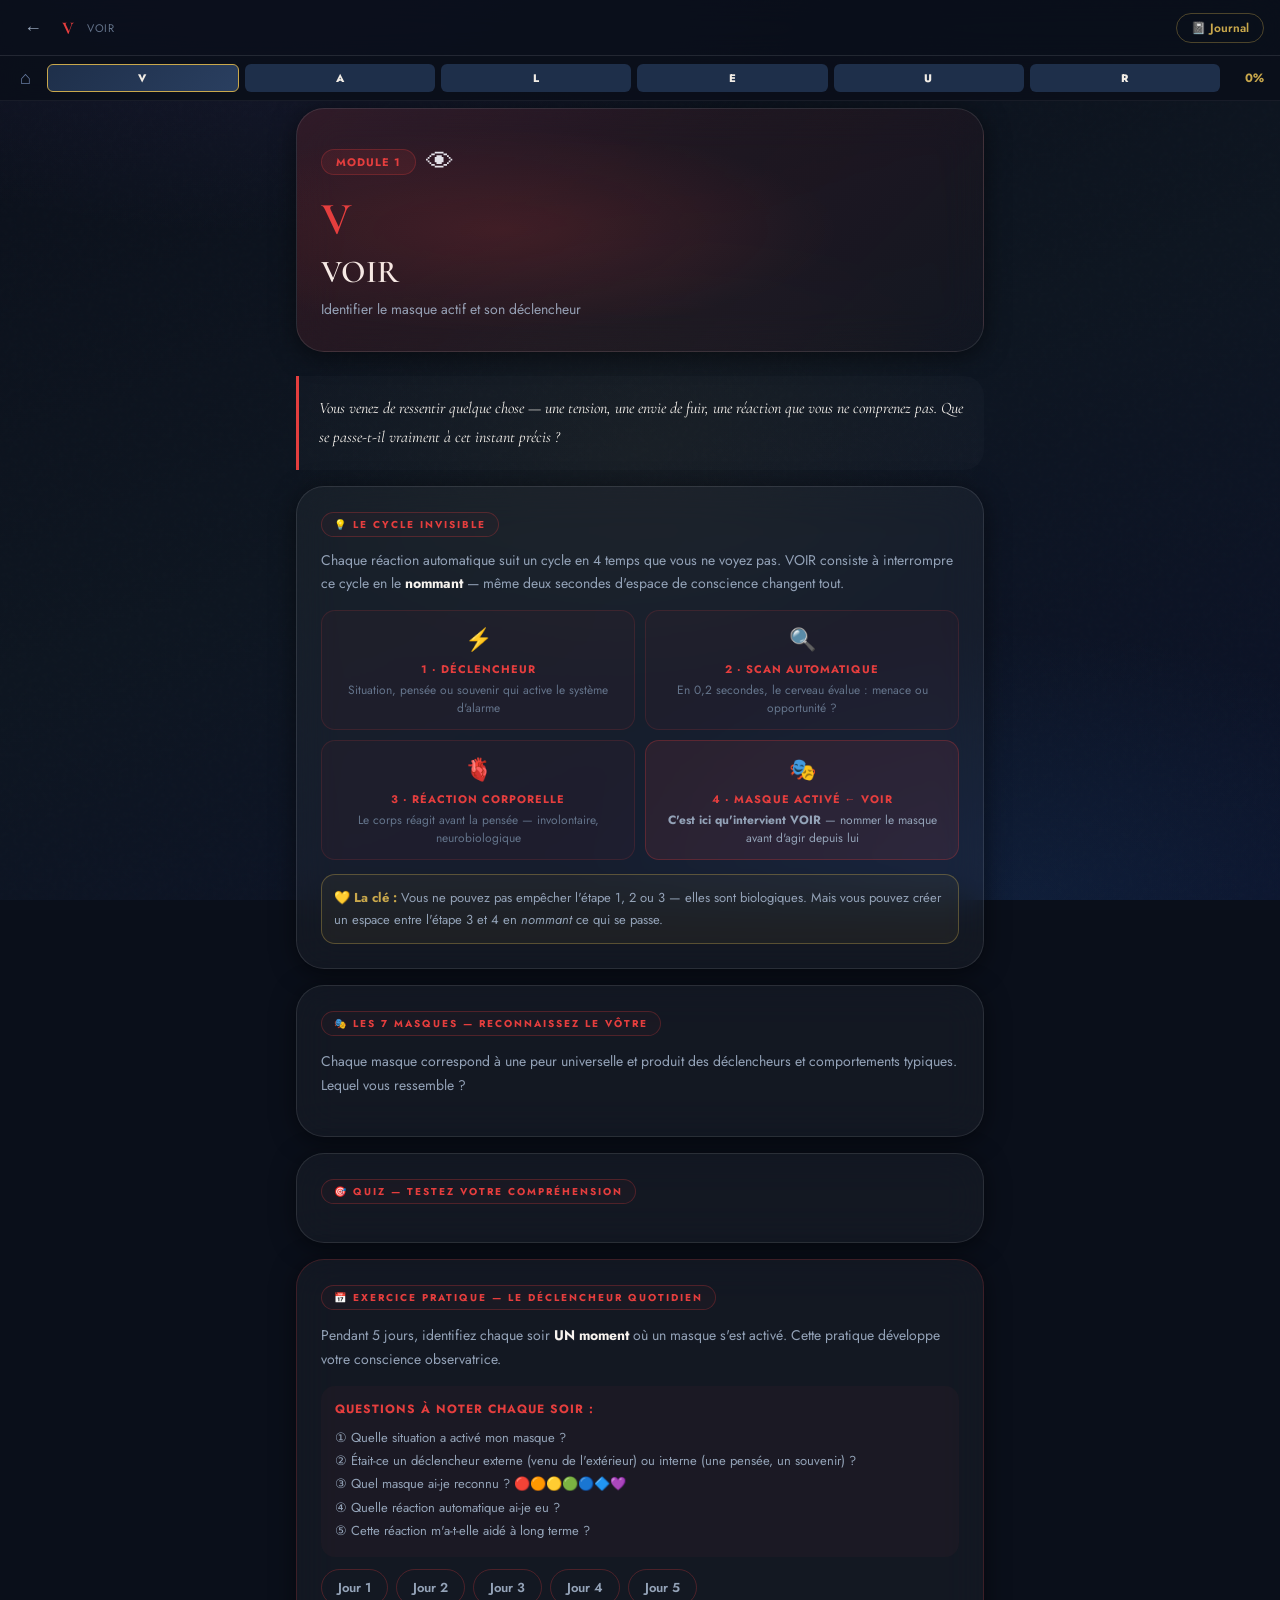
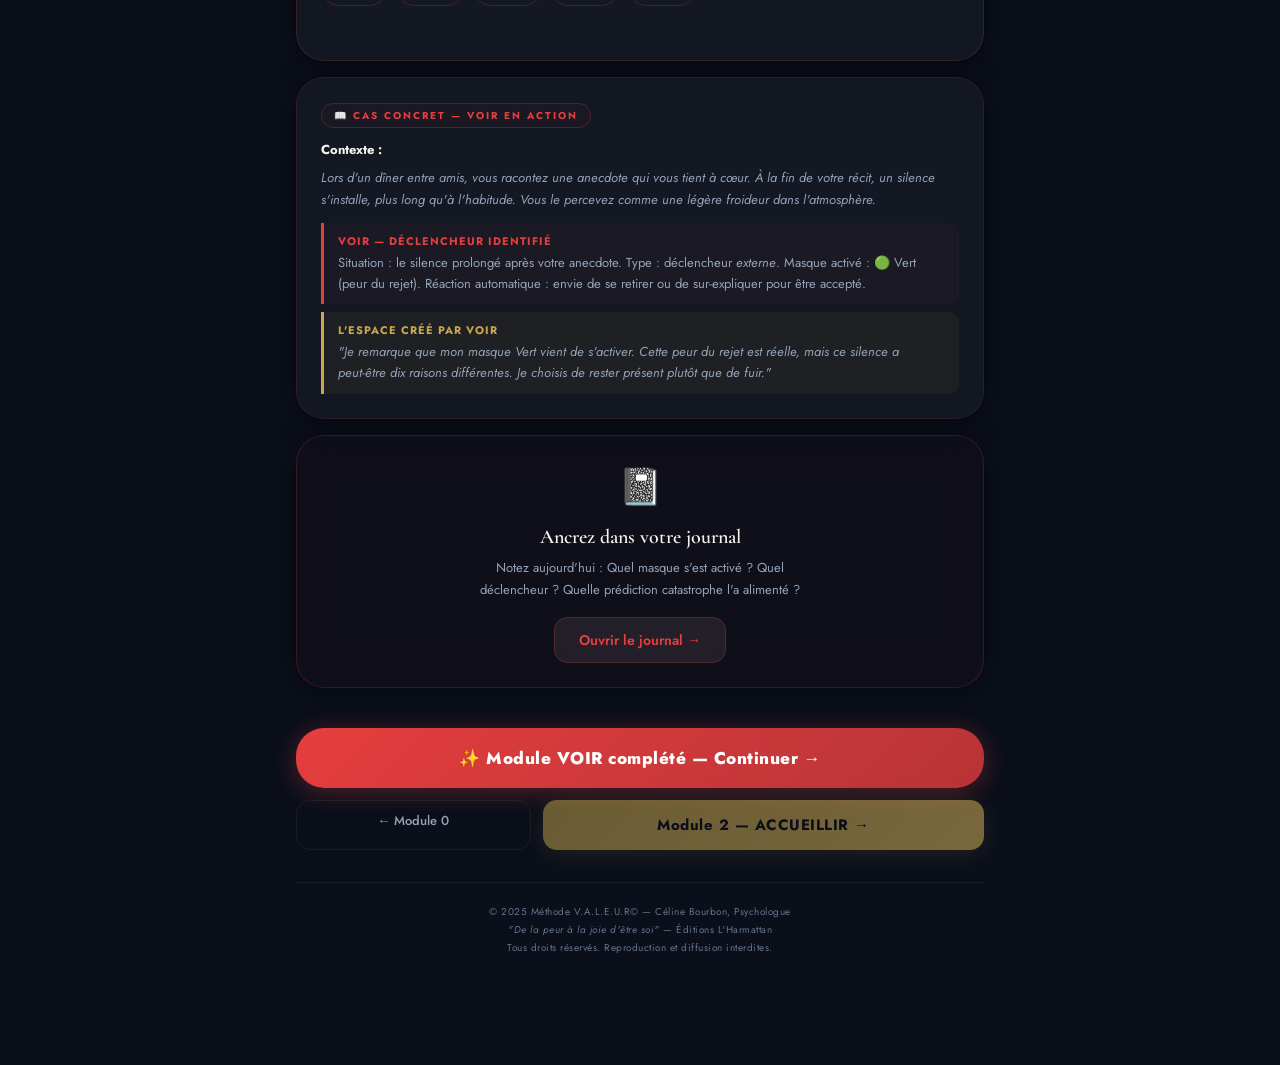
<file: module1.html>
<!DOCTYPE html>
<html lang="fr">
<head>
  <meta charset="UTF-8"/>
  <meta name="viewport" content="width=device-width,initial-scale=1,maximum-scale=1"/>
  <meta name="robots" content="noindex,nofollow"/>
  <title>Module 1 — VOIR · V.A.L.E.U.R©</title>
  <link rel="preconnect" href="https://fonts.googleapis.com"/>
  <link href="https://fonts.googleapis.com/css2?family=Cormorant+Garamond:ital,wght@0,300;0,400;0,600;0,700;1,400;1,600&family=Jost:wght@300;400;500;600;700;800&display=swap" rel="stylesheet"/>
  <style>
/* ═══════════════════════════════════════════════════════════════════
   DESIGN SYSTEM — V.A.L.E.U.R© Premium Glassmorphism
   © 2025 Méthode V.A.L.E.U.R© — Céline Bourbon, Psychologue
   "De la peur à la joie d'être soi" — Éditions L'Harmattan
   Tous droits réservés. Reproduction interdite.
   ═══════════════════════════════════════════════════════════════════ */

/* ── GOOGLE FONTS ─────────────────────────────────────────────────── */
@import url('https://fonts.googleapis.com/css2?family=Cormorant+Garamond:ital,wght@0,300;0,400;0,600;0,700;1,400;1,600&family=Jost:wght@300;400;500;600;700;800&display=swap');

/* ── CSS VARIABLES ────────────────────────────────────────────────── */
:root {
  /* Backgrounds */
  --bg-void:      #050a12;
  --bg-deep:      #0a0f1a;
  --bg-mid:       #111827;
  --bg-surface:   #1a2235;
  --bg-raised:    #243047;

  /* Glass */
  --glass-bg:     rgba(255,255,255,0.04);
  --glass-bg-2:   rgba(255,255,255,0.07);
  --glass-bg-3:   rgba(255,255,255,0.11);
  --glass-border: rgba(255,255,255,0.10);
  --glass-border-2: rgba(255,255,255,0.18);
  --glass-glow:   rgba(201,168,76,0.12);

  /* Gold */
  --gold:         #c9a84c;
  --gold-light:   #f0d080;
  --gold-dim:     rgba(201,168,76,0.3);
  --gold-glow:    rgba(201,168,76,0.15);

  /* Text */
  --text-bright:  #f7f3ee;
  --text-main:    #e2e8f0;
  --text-muted:   #94a3b8;
  --text-dim:     #64748b;

  /* 7 Masques */
  --rouge:        #e53e3e;
  --rouge-glow:   rgba(229,62,62,0.25);
  --orange:       #ed8936;
  --orange-glow:  rgba(237,137,54,0.25);
  --jaune:        #d69e2e;
  --jaune-glow:   rgba(214,158,46,0.25);
  --vert:         #38a169;
  --vert-glow:    rgba(56,161,105,0.25);
  --bleu:         #3182ce;
  --bleu-glow:    rgba(49,130,206,0.25);
  --indigo:       #5a67d8;
  --indigo-glow:  rgba(90,103,216,0.25);
  --violet:       #805ad5;
  --violet-glow:  rgba(128,90,213,0.25);

  /* Borders */
  --border-dim:   rgba(255,255,255,0.06);
  --border-mid:   rgba(255,255,255,0.10);
  --border-gold:  rgba(201,168,76,0.35);

  /* Radius */
  --r-sm:  8px;
  --r-md:  14px;
  --r-lg:  20px;
  --r-xl:  28px;
  --r-2xl: 36px;

  /* Shadows */
  --shadow-sm:   0 2px 8px rgba(0,0,0,0.4);
  --shadow-md:   0 4px 24px rgba(0,0,0,0.5);
  --shadow-lg:   0 8px 40px rgba(0,0,0,0.6);
  --shadow-gold: 0 4px 24px rgba(201,168,76,0.25);
  --shadow-glow: 0 0 40px rgba(201,168,76,0.12);

  /* Blur */
  --blur-sm: blur(12px);
  --blur-md: blur(20px);
  --blur-lg: blur(32px);

  /* Transitions */
  --ease-out:   cubic-bezier(0.16,1,0.3,1);
  --ease-spring:cubic-bezier(0.34,1.56,0.64,1);
  --ease-inout: cubic-bezier(0.4,0,0.2,1);
  --t-fast:  0.15s;
  --t-mid:   0.3s;
  --t-slow:  0.5s;
}

/* ── RESET ────────────────────────────────────────────────────────── */
*,*::before,*::after { box-sizing:border-box; margin:0; padding:0; }
html { scroll-behavior:smooth; -webkit-text-size-adjust:100%; }
body {
  font-family:'Jost',sans-serif;
  background:var(--bg-deep);
  color:var(--text-main);
  min-height:100vh;
  overflow-x:hidden;
  -webkit-font-smoothing:antialiased;
}

/* ── ANTI-COPY PROTECTION ──────────────────────────────────────────── */
body {
  -webkit-user-select:none;
  -moz-user-select:none;
  -ms-user-select:none;
  user-select:none;
}
input, textarea { user-select:text !important; }

/* ── BACKGROUND MESH ──────────────────────────────────────────────── */
.bg-mesh {
  position:fixed; inset:0; z-index:-1;
  background:
    radial-gradient(ellipse 80% 60% at 20% -10%, rgba(128,90,213,0.12) 0%, transparent 60%),
    radial-gradient(ellipse 60% 50% at 80% 100%, rgba(49,130,206,0.10) 0%, transparent 60%),
    radial-gradient(ellipse 40% 40% at 50% 50%, rgba(201,168,76,0.04) 0%, transparent 70%),
    linear-gradient(160deg, #0a0f1a 0%, #0d1520 50%, #0a1128 100%);
}
.bg-mesh::after {
  content:'';
  position:absolute; inset:0;
  background-image:url("data:image/svg+xml,%3Csvg viewBox='0 0 200 200' xmlns='http://www.w3.org/2000/svg'%3E%3Cfilter id='noise'%3E%3CfeTurbulence type='fractalNoise' baseFrequency='0.9' numOctaves='4' stitchTiles='stitch'/%3E%3C/filter%3E%3Crect width='100%25' height='100%25' filter='url(%23noise)' opacity='0.035'/%3E%3C/svg%3E");
  opacity:0.4; pointer-events:none;
}

/* ── GLASS CARD ───────────────────────────────────────────────────── */
.glass {
  background:var(--glass-bg);
  backdrop-filter:var(--blur-md);
  -webkit-backdrop-filter:var(--blur-md);
  border:1px solid var(--glass-border);
  border-radius:var(--r-lg);
}
.glass-2 {
  background:var(--glass-bg-2);
  backdrop-filter:var(--blur-md);
  -webkit-backdrop-filter:var(--blur-md);
  border:1px solid var(--glass-border-2);
  border-radius:var(--r-lg);
}
.glass-card {
  background:var(--glass-bg);
  backdrop-filter:var(--blur-md);
  -webkit-backdrop-filter:var(--blur-md);
  border:1px solid var(--glass-border);
  border-radius:var(--r-xl);
  box-shadow:var(--shadow-md);
  padding:24px;
  transition:border-color var(--t-mid) var(--ease-out),
             box-shadow var(--t-mid) var(--ease-out),
             transform var(--t-mid) var(--ease-out);
}
.glass-card:hover {
  border-color:rgba(255,255,255,0.16);
  box-shadow:var(--shadow-lg), var(--shadow-glow);
  transform:translateY(-2px);
}
.glass-card-gold {
  border-color:var(--border-gold);
  box-shadow:var(--shadow-md), 0 0 30px rgba(201,168,76,0.08);
}

/* ── STICKY GLASS HEADER ──────────────────────────────────────────── */
.glass-header {
  position:fixed;
  top:0; left:0; right:0;
  z-index:200;
  background:rgba(10,15,26,0.85);
  backdrop-filter:var(--blur-md);
  -webkit-backdrop-filter:var(--blur-md);
  border-bottom:1px solid var(--glass-border);
  height:56px;
  display:flex;
  align-items:center;
  padding:0 16px;
  gap:12px;
}
.header-logo {
  font-family:'Cormorant Garamond',serif;
  color:var(--gold);
  font-size:18px;
  font-weight:700;
  letter-spacing:1px;
  white-space:nowrap;
}
.header-subtitle {
  font-size:11px;
  color:var(--text-dim);
  white-space:nowrap;
  font-weight:400;
  letter-spacing:0.5px;
}
.header-spacer { flex:1; }
.header-progress-mini {
  display:flex;
  align-items:center;
  gap:6px;
}

/* ── PROGRESS BAR (sticky override) ─────────────────────────────── */
#valeur-progress-bar {
  position:fixed !important;
  top:56px !important;
  left:0; right:0;
  z-index:190;
  background:rgba(10,15,26,0.9) !important;
  backdrop-filter:var(--blur-sm);
  -webkit-backdrop-filter:var(--blur-sm);
  border-bottom:1px solid var(--border-dim) !important;
  padding:8px 16px !important;
}

/* ── PAGE LAYOUT ──────────────────────────────────────────────────── */
.page-content {
  padding-top:108px; /* header + progress bar */
  padding-bottom:100px;
  max-width:720px;
  margin:0 auto;
  padding-left:16px;
  padding-right:16px;
}

/* ── TYPOGRAPHY ───────────────────────────────────────────────────── */
.display-title {
  font-family:'Cormorant Garamond',serif;
  font-size:clamp(28px,6vw,48px);
  font-weight:600;
  line-height:1.15;
  color:var(--text-bright);
  letter-spacing:-0.5px;
}
.display-title em {
  color:var(--gold);
  font-style:italic;
}
.section-title {
  font-family:'Cormorant Garamond',serif;
  font-size:clamp(20px,4vw,28px);
  font-weight:600;
  color:var(--text-bright);
  margin-bottom:16px;
}
.label-gold {
  display:inline-flex;
  align-items:center;
  gap:6px;
  font-size:10px;
  font-weight:700;
  letter-spacing:2px;
  text-transform:uppercase;
  color:var(--gold);
  border:1px solid var(--border-gold);
  padding:4px 12px;
  border-radius:20px;
  background:rgba(201,168,76,0.06);
}
.text-muted { color:var(--text-muted); font-size:14px; line-height:1.7; }
.text-dim { color:var(--text-dim); font-size:13px; }

/* ── BUTTONS ──────────────────────────────────────────────────────── */
.btn-primary {
  display:inline-flex;
  align-items:center;
  justify-content:center;
  gap:8px;
  background:linear-gradient(135deg,var(--gold),#e8c060);
  color:#0a0f1a;
  border:none;
  border-radius:var(--r-md);
  padding:14px 28px;
  font-family:'Jost',sans-serif;
  font-size:15px;
  font-weight:700;
  cursor:pointer;
  letter-spacing:0.5px;
  box-shadow:var(--shadow-gold);
  transition:all var(--t-mid) var(--ease-spring);
}
.btn-primary:hover {
  transform:translateY(-2px) scale(1.02);
  box-shadow:0 8px 32px rgba(201,168,76,0.45);
}
.btn-primary:active { transform:scale(0.98); }

.btn-glass {
  display:inline-flex;
  align-items:center;
  justify-content:center;
  gap:8px;
  background:var(--glass-bg-2);
  backdrop-filter:var(--blur-sm);
  color:var(--text-main);
  border:1px solid var(--glass-border-2);
  border-radius:var(--r-md);
  padding:12px 24px;
  font-family:'Jost',sans-serif;
  font-size:14px;
  font-weight:600;
  cursor:pointer;
  transition:all var(--t-mid) var(--ease-out);
}
.btn-glass:hover {
  background:var(--glass-bg-3);
  border-color:rgba(255,255,255,0.25);
  transform:translateY(-1px);
}

.btn-ghost {
  background:none;
  border:1px solid var(--border-dim);
  color:var(--text-muted);
  border-radius:var(--r-md);
  padding:10px 20px;
  font-family:'Jost',sans-serif;
  font-size:13px;
  font-weight:500;
  cursor:pointer;
  transition:all var(--t-fast) var(--ease-out);
}
.btn-ghost:hover { border-color:var(--glass-border-2); color:var(--text-main); }

/* ── FAB — FLOATING ACTION BUTTON ────────────────────────────────── */
.fab {
  position:fixed;
  bottom:28px;
  right:20px;
  z-index:300;
  width:58px;
  height:58px;
  border-radius:50%;
  background:linear-gradient(135deg,var(--gold),#e8c060);
  border:none;
  cursor:pointer;
  display:flex;
  align-items:center;
  justify-content:center;
  font-size:22px;
  box-shadow:0 6px 24px rgba(201,168,76,0.5), 0 2px 8px rgba(0,0,0,0.5);
  animation:fab-float 3s ease-in-out infinite;
  transition:transform var(--t-mid) var(--ease-spring), box-shadow var(--t-mid);
}
.fab:hover {
  transform:scale(1.12) translateY(-2px);
  box-shadow:0 10px 36px rgba(201,168,76,0.65), 0 2px 12px rgba(0,0,0,0.5);
  animation:none;
}
.fab:active { transform:scale(0.94); }
@keyframes fab-float {
  0%,100% { transform:translateY(0); }
  50%      { transform:translateY(-6px); }
}

/* ── MODAL OVERLAY ────────────────────────────────────────────────── */
.modal-overlay {
  position:fixed;
  inset:0;
  z-index:400;
  background:rgba(5,10,18,0.85);
  backdrop-filter:blur(8px);
  -webkit-backdrop-filter:blur(8px);
  display:flex;
  align-items:flex-end;
  justify-content:center;
  padding:16px;
  opacity:0;
  visibility:hidden;
  transition:all var(--t-mid) var(--ease-out);
}
.modal-overlay.open {
  opacity:1;
  visibility:visible;
}
.modal-sheet {
  background:rgba(15,22,38,0.95);
  backdrop-filter:var(--blur-lg);
  -webkit-backdrop-filter:var(--blur-lg);
  border:1px solid var(--glass-border-2);
  border-radius:var(--r-2xl) var(--r-2xl) var(--r-lg) var(--r-lg);
  width:100%;
  max-width:600px;
  max-height:90vh;
  overflow-y:auto;
  padding:28px 24px;
  transform:translateY(40px);
  transition:transform var(--t-mid) var(--ease-spring);
  box-shadow:0 -8px 60px rgba(0,0,0,0.6);
}
.modal-overlay.open .modal-sheet {
  transform:translateY(0);
}
.modal-handle {
  width:40px;
  height:4px;
  background:var(--glass-border-2);
  border-radius:2px;
  margin:0 auto 20px;
}

/* ── JOURNAL FORM ─────────────────────────────────────────────────── */
.journal-step {
  background:var(--glass-bg);
  border:1px solid var(--glass-border);
  border-radius:var(--r-lg);
  padding:18px;
  margin-bottom:12px;
  transition:border-color var(--t-mid);
}
.journal-step.active {
  border-color:var(--border-gold);
  background:rgba(201,168,76,0.04);
}
.journal-step-header {
  display:flex;
  align-items:center;
  gap:12px;
  margin-bottom:10px;
}
.journal-letter {
  width:34px;
  height:34px;
  border-radius:10px;
  background:linear-gradient(135deg,var(--gold),#e8c060);
  color:#0a0f1a;
  font-size:16px;
  font-weight:800;
  display:flex;
  align-items:center;
  justify-content:center;
  flex-shrink:0;
  font-family:'Cormorant Garamond',serif;
}
.journal-label {
  font-weight:700;
  font-size:13px;
  color:var(--text-bright);
}
.journal-sublabel {
  font-size:11px;
  color:var(--text-dim);
  line-height:1.5;
}
.journal-textarea {
  width:100%;
  background:rgba(255,255,255,0.03);
  border:1px solid var(--border-dim);
  border-radius:var(--r-sm);
  color:var(--text-main);
  font-family:'Jost',sans-serif;
  font-size:14px;
  line-height:1.7;
  padding:12px 14px;
  resize:vertical;
  min-height:80px;
  transition:border-color var(--t-fast);
  user-select:text;
}
.journal-textarea:focus {
  outline:none;
  border-color:var(--border-gold);
  background:rgba(201,168,76,0.03);
}
.journal-textarea::placeholder { color:var(--text-dim); }

/* ── MASQUE SELECTOR ──────────────────────────────────────────────── */
.masque-grid {
  display:grid;
  grid-template-columns:repeat(7,1fr);
  gap:8px;
}
.masque-chip {
  aspect-ratio:1;
  border-radius:10px;
  background:var(--glass-bg);
  border:2px solid transparent;
  cursor:pointer;
  display:flex;
  flex-direction:column;
  align-items:center;
  justify-content:center;
  gap:4px;
  transition:all var(--t-mid) var(--ease-spring);
  font-size:18px;
}
.masque-chip:hover { transform:scale(1.1); }
.masque-chip.selected {
  border-color:currentColor;
  transform:scale(1.08);
}
.masque-chip-dot {
  width:8px;
  height:8px;
  border-radius:50%;
}

/* ── MODULE CARDS ─────────────────────────────────────────────────── */
.module-card {
  position:relative;
  background:var(--glass-bg);
  backdrop-filter:var(--blur-md);
  -webkit-backdrop-filter:var(--blur-md);
  border:1px solid var(--glass-border);
  border-radius:var(--r-xl);
  padding:22px;
  overflow:hidden;
  transition:all var(--t-mid) var(--ease-out);
  cursor:pointer;
  text-decoration:none;
  display:block;
}
.module-card::before {
  content:'';
  position:absolute;
  top:0; left:0; right:0;
  height:3px;
  background:linear-gradient(90deg,var(--module-color,var(--gold)),transparent);
  opacity:0.8;
}
.module-card:hover {
  border-color:rgba(255,255,255,0.16);
  transform:translateY(-3px);
  box-shadow:0 12px 40px rgba(0,0,0,0.4), 0 0 0 1px rgba(255,255,255,0.08);
}
.module-card.done::after {
  content:'✓';
  position:absolute;
  top:14px; right:16px;
  width:26px; height:26px;
  border-radius:50%;
  background:linear-gradient(135deg,var(--gold),#e8c060);
  color:#0a0f1a;
  font-weight:900;
  font-size:13px;
  display:flex;
  align-items:center;
  justify-content:center;
}
.module-number {
  font-family:'Cormorant Garamond',serif;
  font-size:11px;
  font-weight:400;
  letter-spacing:2px;
  text-transform:uppercase;
  color:var(--text-dim);
  margin-bottom:8px;
}
.module-letter {
  font-family:'Cormorant Garamond',serif;
  font-size:42px;
  font-weight:700;
  line-height:1;
  margin-bottom:6px;
  background:linear-gradient(135deg,var(--module-color,var(--gold)),color-mix(in srgb,var(--module-color,var(--gold)) 60%,white));
  -webkit-background-clip:text;
  -webkit-text-fill-color:transparent;
  background-clip:text;
}
.module-name {
  font-size:16px;
  font-weight:700;
  color:var(--text-bright);
  letter-spacing:1px;
  text-transform:uppercase;
  margin-bottom:8px;
}
.module-desc { font-size:13px; color:var(--text-muted); line-height:1.6; }

/* ── STAT CARDS ───────────────────────────────────────────────────── */
.stat-grid {
  display:grid;
  grid-template-columns:repeat(2,1fr);
  gap:12px;
}
.stat-card {
  background:var(--glass-bg);
  backdrop-filter:var(--blur-sm);
  border:1px solid var(--glass-border);
  border-radius:var(--r-lg);
  padding:18px;
  text-align:center;
}
.stat-value {
  font-family:'Cormorant Garamond',serif;
  font-size:36px;
  font-weight:700;
  color:var(--gold);
  line-height:1;
  margin-bottom:6px;
}
.stat-label { font-size:11px; color:var(--text-dim); letter-spacing:1px; text-transform:uppercase; }

/* ── CONFETTI SYSTEM ──────────────────────────────────────────────── */
.confetti-canvas {
  position:fixed;
  inset:0;
  z-index:9999;
  pointer-events:none;
}

/* ── ANIMATIONS ───────────────────────────────────────────────────── */
@keyframes fadeInUp {
  from { opacity:0; transform:translateY(24px); }
  to   { opacity:1; transform:translateY(0); }
}
@keyframes fadeIn {
  from { opacity:0; }
  to   { opacity:1; }
}
@keyframes scaleIn {
  from { opacity:0; transform:scale(0.92); }
  to   { opacity:1; transform:scale(1); }
}
@keyframes shimmer {
  0%   { background-position:-200% center; }
  100% { background-position:200% center; }
}
@keyframes pulse-gold {
  0%,100% { box-shadow:0 0 0 0 rgba(201,168,76,0.4); }
  50%      { box-shadow:0 0 0 8px rgba(201,168,76,0); }
}

.animate-in { animation:fadeInUp 0.6s var(--ease-spring) both; }
.animate-in-2 { animation:fadeInUp 0.6s var(--ease-spring) 0.1s both; }
.animate-in-3 { animation:fadeInUp 0.6s var(--ease-spring) 0.2s both; }
.animate-in-4 { animation:fadeInUp 0.6s var(--ease-spring) 0.3s both; }
.animate-in-5 { animation:fadeInUp 0.6s var(--ease-spring) 0.4s both; }

/* ── DIVIDER ──────────────────────────────────────────────────────── */
.gold-divider {
  height:1px;
  background:linear-gradient(90deg,transparent,var(--border-gold),transparent);
  margin:28px 0;
}

/* ── TOAST / NOTIFICATION ────────────────────────────────────────── */
.toast {
  position:fixed;
  bottom:96px;
  left:50%;
  transform:translateX(-50%) translateY(20px);
  background:rgba(15,22,38,0.95);
  backdrop-filter:var(--blur-md);
  border:1px solid var(--border-gold);
  border-radius:var(--r-lg);
  padding:12px 20px;
  font-size:14px;
  font-weight:600;
  color:var(--text-bright);
  opacity:0;
  transition:all var(--t-mid) var(--ease-spring);
  white-space:nowrap;
  z-index:350;
  box-shadow:var(--shadow-gold);
}
.toast.show {
  opacity:1;
  transform:translateX(-50%) translateY(0);
}

/* ── COPYRIGHT FOOTER ────────────────────────────────────────────── */
.copyright-footer {
  text-align:center;
  padding:20px 16px 8px;
  font-size:10px;
  color:var(--text-dim);
  letter-spacing:0.5px;
  line-height:1.8;
  border-top:1px solid var(--border-dim);
  margin-top:32px;
}
.copyright-footer a { color:var(--gold); text-decoration:none; }

/* ── SCROLLBAR ────────────────────────────────────────────────────── */
::-webkit-scrollbar { width:4px; }
::-webkit-scrollbar-track { background:transparent; }
::-webkit-scrollbar-thumb { background:var(--border-mid); border-radius:2px; }
::-webkit-scrollbar-thumb:hover { background:var(--glass-border-2); }

/* ── MOBILE RESPONSIVE ────────────────────────────────────────────── */
@media (max-width:480px) {
  .glass-card { padding:18px; border-radius:var(--r-lg); }
  .stat-grid { grid-template-columns:1fr 1fr; gap:8px; }
  .masque-grid { gap:6px; }
  .page-content { padding-top:100px; padding-left:12px; padding-right:12px; }
}

/* ── MODULE PAGE SPECIFICS ────────────────────────────────────────── */
.module-hero {
  border-radius:var(--r-xl);
  padding:32px 24px;
  margin-bottom:24px;
  position:relative;
  overflow:hidden;
}
.module-hero::before {
  content:'';
  position:absolute;
  inset:0;
  background:radial-gradient(ellipse 70% 60% at 30% 50%,var(--module-color-glow,rgba(201,168,76,0.15)),transparent 70%);
  pointer-events:none;
}
.exercise-card {
  background:var(--glass-bg);
  border:1px solid var(--glass-border);
  border-radius:var(--r-lg);
  padding:20px;
  margin-bottom:12px;
  transition:all var(--t-mid);
}
.exercise-number {
  width:28px; height:28px;
  border-radius:8px;
  background:linear-gradient(135deg,var(--module-color,var(--gold)),color-mix(in srgb,var(--module-color,var(--gold)) 70%,white));
  color:#0a0f1a;
  font-weight:800;
  font-size:13px;
  display:inline-flex;
  align-items:center;
  justify-content:center;
  margin-right:12px;
  flex-shrink:0;
}
.step-item {
  display:flex;
  align-items:flex-start;
  gap:14px;
  padding:16px 0;
  border-bottom:1px solid var(--border-dim);
}
.step-item:last-child { border-bottom:none; }
.step-dot {
  width:10px; height:10px;
  border-radius:50%;
  background:var(--module-color,var(--gold));
  margin-top:5px;
  flex-shrink:0;
  box-shadow:0 0 8px var(--module-color,var(--gold));
}

</style>
  <script src="valeur-config.js"></script>
  <style>
    :root {
      --module-color:#e53e3e;
      --module-color-glow:rgba(229,62,62,0.15);
    }
    .accroche-box {
      background:rgba(255,255,255,0.02);
      border-left:3px solid #ed8936;
      border-radius:0 var(--r-lg) var(--r-lg) 0;
      padding:18px 20px; margin-bottom:16px;
      font-family:'Cormorant Garamond',serif;
      font-size:16px; font-style:italic;
      color:var(--text-bright); line-height:1.8;
    }
    .complete-btn {
      width:100%; padding:18px;
      background:linear-gradient(135deg,#e53e3e,#e53e3ecc);
      border:none; border-radius:var(--r-xl);
      font-family:'Jost',sans-serif;
      font-size:17px; font-weight:800;
      color:#fff; cursor:pointer; margin:24px 0 12px;
      box-shadow:0 4px 24px #e53e3e55;
      transition:all 0.3s var(--ease-spring);
      letter-spacing:0.5px;
    }
    .complete-btn:hover { transform:translateY(-2px); box-shadow:0 8px 36px #e53e3e66; }
    .complete-btn:disabled {
      background:linear-gradient(135deg,var(--vert),#2d8a5a);
      cursor:default; transform:none;
    }
    .phase-tag {
      display:inline-flex; align-items:center; gap:6px;
      background:#e53e3e18; border:1px solid #e53e3e44;
      border-radius:20px; padding:4px 14px;
      font-size:11px; font-weight:700;
      color:#e53e3e; letter-spacing:1px;
      text-transform:uppercase;
    }
  </style>
</head>
<body>
  <div class="bg-mesh"></div>
  <header class="glass-header">
    <a href="module0.html" style="color:var(--text-muted);font-size:18px;padding:4px 8px;text-decoration:none;line-height:1;">←</a>
    <div class="header-logo" style="color:#e53e3e;">V</div>
    <div class="header-subtitle">VOIR</div>
    <div class="header-spacer"></div>
    <button onclick="VALEUR_JOURNAL.open()" style="background:none;border:1px solid var(--border-gold);border-radius:20px;padding:5px 14px;color:var(--gold);font-size:12px;font-weight:600;cursor:pointer;font-family:'Jost',sans-serif;">📓 Journal</button>
  </header>
  <div id="valeur-progress-bar"></div>

  <main class="page-content">

        <!-- HERO -->
    <div class="module-hero glass-card animate-in" style="background:linear-gradient(135deg,rgba(229,62,62,0.15),#e53e3e05);">
      <div style="display:flex;align-items:center;gap:10px;margin-bottom:14px;">
        <div class="phase-tag">MODULE 1</div>
        <span style="font-size:28px;">👁</span>
      </div>
      <div style="font-family:'Cormorant Garamond',serif;font-size:clamp(28px,6vw,46px);font-weight:700;color:#e53e3e;line-height:1;margin-bottom:10px;letter-spacing:2px;">V</div>
      <h1 style="font-family:'Cormorant Garamond',serif;font-size:clamp(22px,4vw,32px);font-weight:600;color:var(--text-bright);margin-bottom:8px;">VOIR</h1>
      <p style="font-size:14px;color:var(--text-muted);">Identifier le masque actif et son déclencheur</p>
    </div>

    <!-- ACCROCHE -->
    <div class="accroche-box animate-in-2" style="border-color:#e53e3e;">Vous venez de ressentir quelque chose — une tension, une envie de fuir, une réaction que vous ne comprenez pas. Que se passe-t-il vraiment à cet instant précis ?</div>

    <!-- LE CYCLE INVISIBLE -->
    <div class="glass-card animate-in-2" style="margin-bottom:16px;">
      <div class="label-gold" style="margin-bottom:12px;border-color:#e53e3e44;color:#e53e3e;background:#e53e3e08;">💡 LE CYCLE INVISIBLE</div>
      <p class="text-muted" style="margin-bottom:14px;">Chaque réaction automatique suit un cycle en 4 temps que vous ne voyez pas. VOIR consiste à interrompre ce cycle en le <strong style="color:var(--text-bright)">nommant</strong> — même deux secondes d'espace de conscience changent tout.</p>
      <div style="display:grid;grid-template-columns:1fr 1fr;gap:10px;margin-bottom:14px;">
        <div style="background:#e53e3e0a;border:1px solid #e53e3e25;border-radius:14px;padding:12px;text-align:center;">
          <div style="font-size:22px;margin-bottom:6px;">⚡</div>
          <div style="font-size:11px;font-weight:700;color:#e53e3e;text-transform:uppercase;letter-spacing:1px;margin-bottom:4px;">1 · Déclencheur</div>
          <p style="font-size:12px;color:var(--text-dim);line-height:1.5;">Situation, pensée ou souvenir qui active le système d'alarme</p>
        </div>
        <div style="background:#e53e3e0a;border:1px solid #e53e3e25;border-radius:14px;padding:12px;text-align:center;">
          <div style="font-size:22px;margin-bottom:6px;">🔍</div>
          <div style="font-size:11px;font-weight:700;color:#e53e3e;text-transform:uppercase;letter-spacing:1px;margin-bottom:4px;">2 · Scan automatique</div>
          <p style="font-size:12px;color:var(--text-dim);line-height:1.5;">En 0,2 secondes, le cerveau évalue : menace ou opportunité ?</p>
        </div>
        <div style="background:#e53e3e0a;border:1px solid #e53e3e25;border-radius:14px;padding:12px;text-align:center;">
          <div style="font-size:22px;margin-bottom:6px;">🫀</div>
          <div style="font-size:11px;font-weight:700;color:#e53e3e;text-transform:uppercase;letter-spacing:1px;margin-bottom:4px;">3 · Réaction corporelle</div>
          <p style="font-size:12px;color:var(--text-dim);line-height:1.5;">Le corps réagit avant la pensée — involontaire, neurobiologique</p>
        </div>
        <div style="background:#e53e3e18;border:1px solid #e53e3e44;border-radius:14px;padding:12px;text-align:center;">
          <div style="font-size:22px;margin-bottom:6px;">🎭</div>
          <div style="font-size:11px;font-weight:700;color:#e53e3e;text-transform:uppercase;letter-spacing:1px;margin-bottom:4px;">4 · Masque activé ← VOIR</div>
          <p style="font-size:12px;color:var(--text-muted);line-height:1.5;"><strong>C'est ici qu'intervient VOIR</strong> — nommer le masque avant d'agir depuis lui</p>
        </div>
      </div>
      <div style="background:rgba(201,168,76,0.06);border:1px solid var(--border-gold);border-radius:14px;padding:12px;">
        <p style="font-size:13px;color:var(--text-muted);line-height:1.7;margin:0;">💛 <strong style="color:var(--gold);">La clé :</strong> Vous ne pouvez pas empêcher l'étape 1, 2 ou 3 — elles sont biologiques. Mais vous pouvez créer un espace entre l'étape 3 et 4 en <em>nommant</em> ce qui se passe.</p>
      </div>
    </div>

    <!-- LES 7 MASQUES -->
    <div class="glass-card animate-in-3" style="margin-bottom:16px;">
      <div class="label-gold" style="margin-bottom:14px;border-color:#e53e3e44;color:#e53e3e;background:#e53e3e08;">🎭 LES 7 MASQUES — RECONNAISSEZ LE VÔTRE</div>
      <p class="text-muted" style="margin-bottom:14px;">Chaque masque correspond à une peur universelle et produit des déclencheurs et comportements typiques. Lequel vous ressemble ?</p>
      <div id="masque-cards" style="display:flex;flex-direction:column;gap:8px;">
      </div>
    </div>

    <!-- QUIZ INTERACTIF -->
    <div class="glass-card animate-in-3" style="margin-bottom:16px;">
      <div class="label-gold" style="margin-bottom:14px;border-color:#e53e3e44;color:#e53e3e;background:#e53e3e08;">🎯 QUIZ — TESTEZ VOTRE COMPRÉHENSION</div>
      <div id="quiz-container"></div>
    </div>

    <!-- EXERCICE QUOTIDIEN -->
    <div class="glass-card animate-in-3" style="margin-bottom:16px;border-color:#e53e3e33;">
      <div class="label-gold" style="margin-bottom:14px;border-color:#e53e3e44;color:#e53e3e;background:#e53e3e08;">📅 EXERCICE PRATIQUE — LE DÉCLENCHEUR QUOTIDIEN</div>
      <p class="text-muted" style="margin-bottom:14px;">Pendant 5 jours, identifiez chaque soir <strong style="color:var(--text-bright);">UN moment</strong> où un masque s'est activé. Cette pratique développe votre conscience observatrice.</p>
      <div style="background:#e53e3e08;border-radius:14px;padding:14px;margin-bottom:12px;">
        <p style="font-size:12px;font-weight:700;color:#e53e3e;text-transform:uppercase;letter-spacing:1px;margin-bottom:8px;">Questions à noter chaque soir :</p>
        <p class="text-muted" style="font-size:13px;line-height:1.8;margin:0;">① Quelle situation a activé mon masque ?<br>② Était-ce un déclencheur externe (venu de l'extérieur) ou interne (une pensée, un souvenir) ?<br>③ Quel masque ai-je reconnu ? 🔴🟠🟡🟢🔵🔷💜<br>④ Quelle réaction automatique ai-je eu ?<br>⑤ Cette réaction m'a-t-elle aidé à long terme ?</p>
      </div>
      <div style="display:flex;gap:8px;flex-wrap:wrap;" id="day-tracker">
        <button onclick="toggleDay(1)" id="day1" style="padding:8px 16px;border-radius:20px;border:1px solid #e53e3e44;background:transparent;color:var(--text-muted);font-family:'Jost',sans-serif;font-size:13px;font-weight:600;cursor:pointer;transition:all .3s;">Jour 1</button>
        <button onclick="toggleDay(2)" id="day2" style="padding:8px 16px;border-radius:20px;border:1px solid #e53e3e44;background:transparent;color:var(--text-muted);font-family:'Jost',sans-serif;font-size:13px;font-weight:600;cursor:pointer;transition:all .3s;">Jour 2</button>
        <button onclick="toggleDay(3)" id="day3" style="padding:8px 16px;border-radius:20px;border:1px solid #e53e3e44;background:transparent;color:var(--text-muted);font-family:'Jost',sans-serif;font-size:13px;font-weight:600;cursor:pointer;transition:all .3s;">Jour 3</button>
        <button onclick="toggleDay(4)" id="day4" style="padding:8px 16px;border-radius:20px;border:1px solid #e53e3e44;background:transparent;color:var(--text-muted);font-family:'Jost',sans-serif;font-size:13px;font-weight:600;cursor:pointer;transition:all .3s;">Jour 4</button>
        <button onclick="toggleDay(5)" id="day5" style="padding:8px 16px;border-radius:20px;border:1px solid #e53e3e44;background:transparent;color:var(--text-muted);font-family:'Jost',sans-serif;font-size:13px;font-weight:600;cursor:pointer;transition:all .3s;">Jour 5</button>
      </div>
      <p id="day-feedback" style="font-size:13px;color:#e53e3e;margin-top:10px;min-height:20px;"></p>
    </div>

    <!-- CAS CONCRET -->
    <div class="glass-card" style="margin-bottom:16px;border-color:#e53e3e22;">
      <div class="label-gold" style="margin-bottom:12px;border-color:#e53e3e44;color:#e53e3e;background:#e53e3e08;">📖 CAS CONCRET — VOIR EN ACTION</div>
      <p style="font-size:13px;font-weight:700;color:var(--text-bright);margin-bottom:8px;">Contexte :</p>
      <p class="text-muted" style="font-size:13px;line-height:1.7;margin-bottom:12px;font-style:italic;">Lors d'un dîner entre amis, vous racontez une anecdote qui vous tient à cœur. À la fin de votre récit, un silence s'installe, plus long qu'à l'habitude. Vous le percevez comme une légère froideur dans l'atmosphère.</p>
      <div style="display:flex;flex-direction:column;gap:8px;">
        <div style="background:#e53e3e08;border-left:3px solid #e53e3e;border-radius:0 10px 10px 0;padding:10px 14px;">
          <p style="font-size:11px;font-weight:700;color:#e53e3e;text-transform:uppercase;letter-spacing:1px;margin-bottom:4px;">VOIR — Déclencheur identifié</p>
          <p class="text-muted" style="font-size:13px;line-height:1.6;margin:0;">Situation : le silence prolongé après votre anecdote. Type : déclencheur <em>externe</em>. Masque activé : 🟢 Vert (peur du rejet). Réaction automatique : envie de se retirer ou de sur-expliquer pour être accepté.</p>
        </div>
        <div style="background:rgba(201,168,76,0.06);border-left:3px solid var(--gold);border-radius:0 10px 10px 0;padding:10px 14px;">
          <p style="font-size:11px;font-weight:700;color:var(--gold);text-transform:uppercase;letter-spacing:1px;margin-bottom:4px;">L'ESPACE CRÉÉ PAR VOIR</p>
          <p class="text-muted" style="font-size:13px;line-height:1.6;margin:0;"><em>"Je remarque que mon masque Vert vient de s'activer. Cette peur du rejet est réelle, mais ce silence a peut-être dix raisons différentes. Je choisis de rester présent plutôt que de fuir."</em></p>
        </div>
      </div>
    </div>

    <!-- JOURNAL INVITATION -->
    <div class="glass-card" style="background:#e53e3e06;border-color:#e53e3e33;text-align:center;padding:24px;margin-bottom:16px;">
      <div style="font-size:36px;margin-bottom:12px;">📓</div>
      <div style="font-family:'Cormorant Garamond',serif;font-size:20px;font-weight:600;color:var(--text-bright);margin-bottom:8px;">Ancrez dans votre journal</div>
      <p class="text-muted" style="font-size:13px;max-width:340px;margin:0 auto 16px;">Notez aujourd'hui : Quel masque s'est activé ? Quel déclencheur ? Quelle prédiction catastrophe l'a alimenté ?</p>
      <button onclick="VALEUR_JOURNAL.open()" class="btn-glass" style="border-color:#e53e3e44;color:#e53e3e;">Ouvrir le journal →</button>
    </div>

    <button class="complete-btn" id="complete-btn" onclick="completeModule()">✨ Module VOIR complété — Continuer →</button>
    <div style="display:flex;gap:12px;">
      <a href="module0.html" class="btn-ghost" style="flex:1;text-align:center;text-decoration:none;">← Module 0</a>
      <a href="module2.html" class="btn-primary" id="next-btn" style="flex:2;text-decoration:none;display:flex;align-items:center;justify-content:center;gap:6px;opacity:0.5;pointer-events:none;" aria-disabled="true">Module 2 — ACCUEILLIR →</a>
    </div>
    <footer class="copyright-footer">
      © 2025 Méthode V.A.L.E.U.R© — Céline Bourbon, Psychologue<br/>
      <em>"De la peur à la joie d'être soi"</em> — Éditions L'Harmattan<br/>Tous droits réservés. Reproduction et diffusion interdites.
    </footer>
  </main>

  <script>
  // ── 7 MASQUES DATA ──────────────────────────────────────────────────────────
  var MASQUES_DATA = [
    {id:'rouge',color:'#e53e3e',emoji:'🔴',name:'Masque Rouge',peur:'Peur de la mort / maladie',
      declencheurs:['Un symptôme physique inhabituel','Une information sur une maladie','Une actualité sur des accidents ou décès'],
      reaction:'Consulter compulsivement, éviter tout risque, surveiller son corps en permanence',
      prediction:'« Si je ne contrôle pas tous les risques, quelque chose de grave va arriver. »'},
    {id:'orange',color:'#ed8936',emoji:'🟠',name:'Masque Orange',peur:'Peur de la souffrance psychique',
      declencheurs:['Une émotion intense ou une situation conflictuelle','Un souvenir douloureux qui remonte','Un environnement émotionnellement chargé'],
      reaction:'Se distraire, minimiser, s'anesthésier, "ne rien ressentir"',
      prediction:'« Si je ressens vraiment cette douleur, je ne pourrai pas la supporter. »'},
    {id:'jaune',color:'#d69e2e',emoji:'🟡',name:'Masque Jaune',peur:'Peur de l'inconnu / incertitude',
      declencheurs:['Une décision importante avec plusieurs options','Un changement imprévu dans un plan','L'attente d'un résultat important'],
      reaction:'Tout planifier, tout contrôler, demander des garanties, listes à n'en plus finir',
      prediction:'« Si je ne prévois pas tout, quelque chose va mal se passer. »'},
    {id:'vert',color:'#38a169',emoji:'🟢',name:'Masque Vert',peur:'Peur du rejet / abandon',
      declencheurs:['Un silence inhabituel de la part d'un proche','Un désaccord ou une critique légère','Quelqu'un qui semble distant'],
      reaction:'Dire oui, s'effacer, chercher à plaire ou à réparer à tout prix',
      prediction:'« Si je m'affirme ou si je déçois l'autre, il va m'abandonner. »'},
    {id:'bleu',color:'#3182ce',emoji:'🔵',name:'Masque Bleu',peur:'Peur de l'impuissance',
      declencheurs:['Quelqu'un qui vous propose de l'aide (vécu comme une menace)','Une erreur d'un proche dans un domaine que vous gérez','Une décision prise sans vous consulter'],
      reaction:'Reprendre le contrôle, s'isoler avec le problème, refuser l'aide',
      prediction:'« Si je montre que j'ai besoin d'aide, les autres verront que je ne suis pas à la hauteur. »'},
    {id:'indigo',color:'#5a67d8',emoji:'🔷',name:'Masque Indigo',peur:'Peur de l'échec / inadéquation',
      declencheurs:['Une évaluation ou un feedback d'une personne que vous estimez','Une tâche nouvelle qui vous dépasse','Une comparaison implicite avec quelqu'un perçu comme plus compétent'],
      reaction:'Procrastiner, abandonner, se noyer dans le perfectionnisme',
      prediction:'« Si j'essaie et que j'échoue, cela confirmera que je ne suis pas assez bien. »'},
    {id:'violet',color:'#805ad5',emoji:'💜',name:'Masque Violet',peur:'Peur de perdre son identité',
      declencheurs:['Un changement majeur de vie (séparation, retraite, déménagement)','La perte d'un rôle qui vous définissait','Une invitation à évoluer ou à vous remettre en question'],
      reaction:'S'accrocher aux anciens rôles, résister au changement, saboter',
      prediction:'« Si je change, je vais perdre qui je suis — et il n'y aura plus rien à ma place. »'}
  ];

  var expanded = {};
  function buildMasques() {
    var el = document.getElementById('masque-cards');
    if (!el) return;
    el.innerHTML = MASQUES_DATA.map(function(m) {
      return '<div onclick="toggleMasque(\''+m.id+'\')" style="background:'+m.color+'0a;border:1px solid '+m.color+'33;border-radius:14px;padding:12px;cursor:pointer;transition:all .3s;">'
        +'<div style="display:flex;align-items:center;gap:10px;">'
        +'<span style="font-size:20px;">'+m.emoji+'</span>'
        +'<div style="flex:1;">'
        +'<div style="font-size:13px;font-weight:700;color:'+m.color+';">'+m.name+'</div>'
        +'<div style="font-size:12px;color:var(--text-dim);">'+m.peur+'</div>'
        +'</div>'
        +'<span id="arr-'+m.id+'" style="color:'+m.color+';transition:transform .3s;">▼</span>'
        +'</div>'
        +'<div id="body-'+m.id+'" style="display:none;margin-top:10px;padding-top:10px;border-top:1px solid '+m.color+'22;">'
        +'<p style="font-size:11px;font-weight:700;color:'+m.color+';text-transform:uppercase;letter-spacing:1px;margin-bottom:6px;">Déclencheurs typiques</p>'
        +'<ul style="margin:0 0 10px;padding-left:16px;">'
        + m.declencheurs.map(function(d){return '<li style="font-size:12px;color:var(--text-muted);line-height:1.7;margin-bottom:2px;">'+d+'</li>';}).join('')
        +'</ul>'
        +'<p style="font-size:11px;font-weight:700;color:'+m.color+';text-transform:uppercase;letter-spacing:1px;margin-bottom:4px;">Réaction automatique</p>'
        +'<p style="font-size:12px;color:var(--text-muted);line-height:1.6;margin-bottom:8px;">'+m.reaction+'</p>'
        +'<p style="font-size:11px;font-weight:700;color:'+m.color+';text-transform:uppercase;letter-spacing:1px;margin-bottom:4px;">La prédiction catastrophe</p>'
        +'<p style="font-size:12px;color:var(--text-muted);line-height:1.6;font-style:italic;">'+m.prediction+'</p>'
        +'</div>'
        +'</div>';
    }).join('');
  }
  function toggleMasque(id) {
    var body = document.getElementById('body-'+id);
    var arr = document.getElementById('arr-'+id);
    if (!body) return;
    var open = body.style.display !== 'none';
    body.style.display = open ? 'none' : 'block';
    if (arr) arr.style.transform = open ? '' : 'rotate(180deg)';
  }

  // ── QUIZ ───────────────────────────────────────────────────────────────────
  var QUIZ = [
    {q:'En réunion, votre collègue prend la parole sur votre sujet sans vous prévenir. Vous sentez une bouffée de chaleur — puis vous réexpliquez tout à l'assemblée. À quelle étape du cycle êtes-vous intervenu·e ?',
      opts:['Étape 1 — Le déclencheur','Étape 2 — Le scan automatique','Étape 3 — La réaction corporelle','Étape 4 — Le masque activé ✓'],
      correct:3,
      exp:'✓ Exact ! En réexpli­quant tout, vous avez agi <em>depuis</em> votre masque. VOIR intervient précisément ici : nommer le masque <em>avant</em> d'agir depuis lui.'},
    {q:'Lequel de ces éléments est un déclencheur INTERNE ?',
      opts:['Un email critique de votre responsable','La pensée soudaine « et si je n'étais pas à la hauteur ? » ✓','Un silence prolongé lors d'un dîner','Une critique d'un ami'],
      correct:1,
      exp:'✓ Exact ! Une pensée qui surgit spontanément est un déclencheur interne — tout comme un souvenir ou une image mentale.'},
    {q:'VOIR (1ère étape de V.A.L.E.U.R©) consiste à :',
      opts:['Supprimer la réaction émotionnelle','Ignorer le déclencheur et passer à autre chose','Nommer le masque activé avant d'agir depuis lui ✓','Analyser le passé pour comprendre l'origine du masque'],
      correct:2,
      exp:'✓ Exact ! VOIR, c'est créer un espace de conscience entre le déclencheur et la réponse. Cette nomination — même 2 secondes — change tout.'}
  ];
  var qIdx=0, score=0;
  function buildQuiz() {
    renderQuestion();
  }
  function renderQuestion() {
    var el = document.getElementById('quiz-container');
    if (!el) return;
    if (qIdx >= QUIZ.length) {
      el.innerHTML = '<div style="text-align:center;padding:20px;">'
        +'<div style="font-size:48px;margin-bottom:8px;">'+(score===3?'🏆':score>=2?'⭐':'📚')+'</div>'
        +'<p style="font-family:\'Cormorant Garamond\',serif;font-size:22px;color:var(--text-bright);margin-bottom:6px;">Score : '+score+'/'+QUIZ.length+'</p>'
        +'<p class="text-muted" style="font-size:13px;">'+(score===3?'Parfait ! Vous maîtrisez VOIR.':score>=2?'Très bien ! Relisez l'étape manquée.':'Relisez la théorie ci-dessus et recommencez.')+'</p>'
        +'<button onclick="qIdx=0;score=0;buildQuiz();" style="margin-top:12px;padding:10px 24px;background:#e53e3e;color:#fff;border:none;border-radius:20px;font-family:\'Jost\',sans-serif;font-size:13px;font-weight:600;cursor:pointer;">Recommencer</button>'
        +'</div>';
      return;
    }
    var q = QUIZ[qIdx];
    el.innerHTML = '<div style="margin-bottom:12px;"><p style="font-size:12px;color:var(--text-dim);margin-bottom:8px;">Question '+(qIdx+1)+' / '+QUIZ.length+'</p>'
      +'<p style="font-size:14px;color:var(--text-bright);line-height:1.6;font-weight:500;">'+q.q+'</p></div>'
      +'<div style="display:flex;flex-direction:column;gap:8px;">'
      +q.opts.map(function(o,i){return '<button onclick="answerQuiz('+i+')" style="text-align:left;padding:12px 14px;background:rgba(255,255,255,0.03);border:1px solid rgba(255,255,255,0.1);border-radius:12px;color:var(--text-muted);font-family:\'Jost\',sans-serif;font-size:13px;cursor:pointer;transition:all .2s;line-height:1.5;" onmouseover="this.style.borderColor=\'#e53e3e\';this.style.color=\'var(--text-bright)\'" onmouseout="this.style.borderColor=\'rgba(255,255,255,0.1)\';this.style.color=\'var(--text-muted)\'">'+o+'</button>';}).join('')
      +'</div>';
  }
  function answerQuiz(i) {
    var q = QUIZ[qIdx];
    var correct = i === q.correct;
    if (correct) score++;
    var el = document.getElementById('quiz-container');
    el.innerHTML = '<div style="padding:16px;background:'+(correct?'rgba(56,161,105,0.1)':'rgba(229,62,62,0.08)')+';border:1px solid '+(correct?'#38a16933':'#e53e3e33')+';border-radius:14px;margin-bottom:12px;">'
      +'<p style="font-size:15px;font-weight:700;color:'+(correct?'#38a169':'#e53e3e')+';margin-bottom:6px;">'+(correct?'✅ Correct !':'❌ Pas tout à fait...')+'</p>'
      +'<p style="font-size:13px;color:var(--text-muted);line-height:1.7;">'+q.exp+'</p>'
      +'</div>'
      +'<button onclick="qIdx++;renderQuestion();" style="padding:10px 28px;background:#e53e3e;color:#fff;border:none;border-radius:20px;font-family:\'Jost\',sans-serif;font-size:14px;font-weight:600;cursor:pointer;">'+(qIdx+1<QUIZ.length?'Question suivante →':'Voir mon score →')+'</button>';
  }

  // ── DAY TRACKER ────────────────────────────────────────────────────────────
  var days = {};
  try { days = JSON.parse(localStorage.getItem('valeur_voir_days')||'{}'); } catch(e){}
  function initDays() {
    [1,2,3,4,5].forEach(function(d){
      var btn = document.getElementById('day'+d);
      if (btn && days[d]) { btn.style.background = '#e53e3e22'; btn.style.color = '#e53e3e'; btn.style.borderColor = '#e53e3e'; }
    });
    updateDayFeedback();
  }
  function toggleDay(d) {
    days[d] = !days[d];
    try { localStorage.setItem('valeur_voir_days', JSON.stringify(days)); } catch(e){}
    var btn = document.getElementById('day'+d);
    if (btn) {
      if (days[d]) { btn.style.background='#e53e3e22'; btn.style.color='#e53e3e'; btn.style.borderColor='#e53e3e'; }
      else { btn.style.background='transparent'; btn.style.color='var(--text-muted)'; btn.style.borderColor='#e53e3e44'; }
    }
    updateDayFeedback();
  }
  function updateDayFeedback() {
    var n = Object.values(days).filter(Boolean).length;
    var fb = document.getElementById('day-feedback');
    var msgs = ['','Bien commencé ! Continuez demain.','2 jours — votre conscience s'affine.','3 jours — les patterns émergent !','4 jours — vous voyez vos masques clairement.','🏆 5 jours complétés ! Vous maîtrisez VOIR.'];
    if (fb) fb.textContent = msgs[n]||'';
  }

  document.addEventListener('DOMContentLoaded', function() {
    buildMasques();
    buildQuiz();
    initDays();
  });
  </script>
  <script>
    document.addEventListener('DOMContentLoaded', function() {
      VALEUR_PROGRESS.render('module1');
      const done = VALEUR_PROGRESS.isDone('module1');
      if (done) {
        const btn = document.getElementById('complete-btn');
        if (btn) { btn.textContent = '✅ Module complété'; btn.disabled = true; }
        const next = document.getElementById('next-btn');
        if (next) { next.style.opacity = '1'; next.style.pointerEvents = 'auto'; }
      }
    });

    function completeModule() {
      VALEUR_PROGRESS.complete('module1');
      const btn = document.getElementById('complete-btn');
      if (btn) { btn.textContent = '✅ Module complété !'; btn.disabled = true; }
      const next = document.getElementById('next-btn');
      if (next) { next.style.opacity = '1'; next.style.pointerEvents = 'auto'; }
      VALEUR_JOURNAL.showConfetti();
      VALEUR_JOURNAL.showToast('🎉 Module VOIR complété !');
      VALEUR_PROGRESS.render('module1');
      setTimeout(() => {
        window.location.href = 'module2.html';
      }, 2200);
    }
  </script>
</body>
</html>
</file>
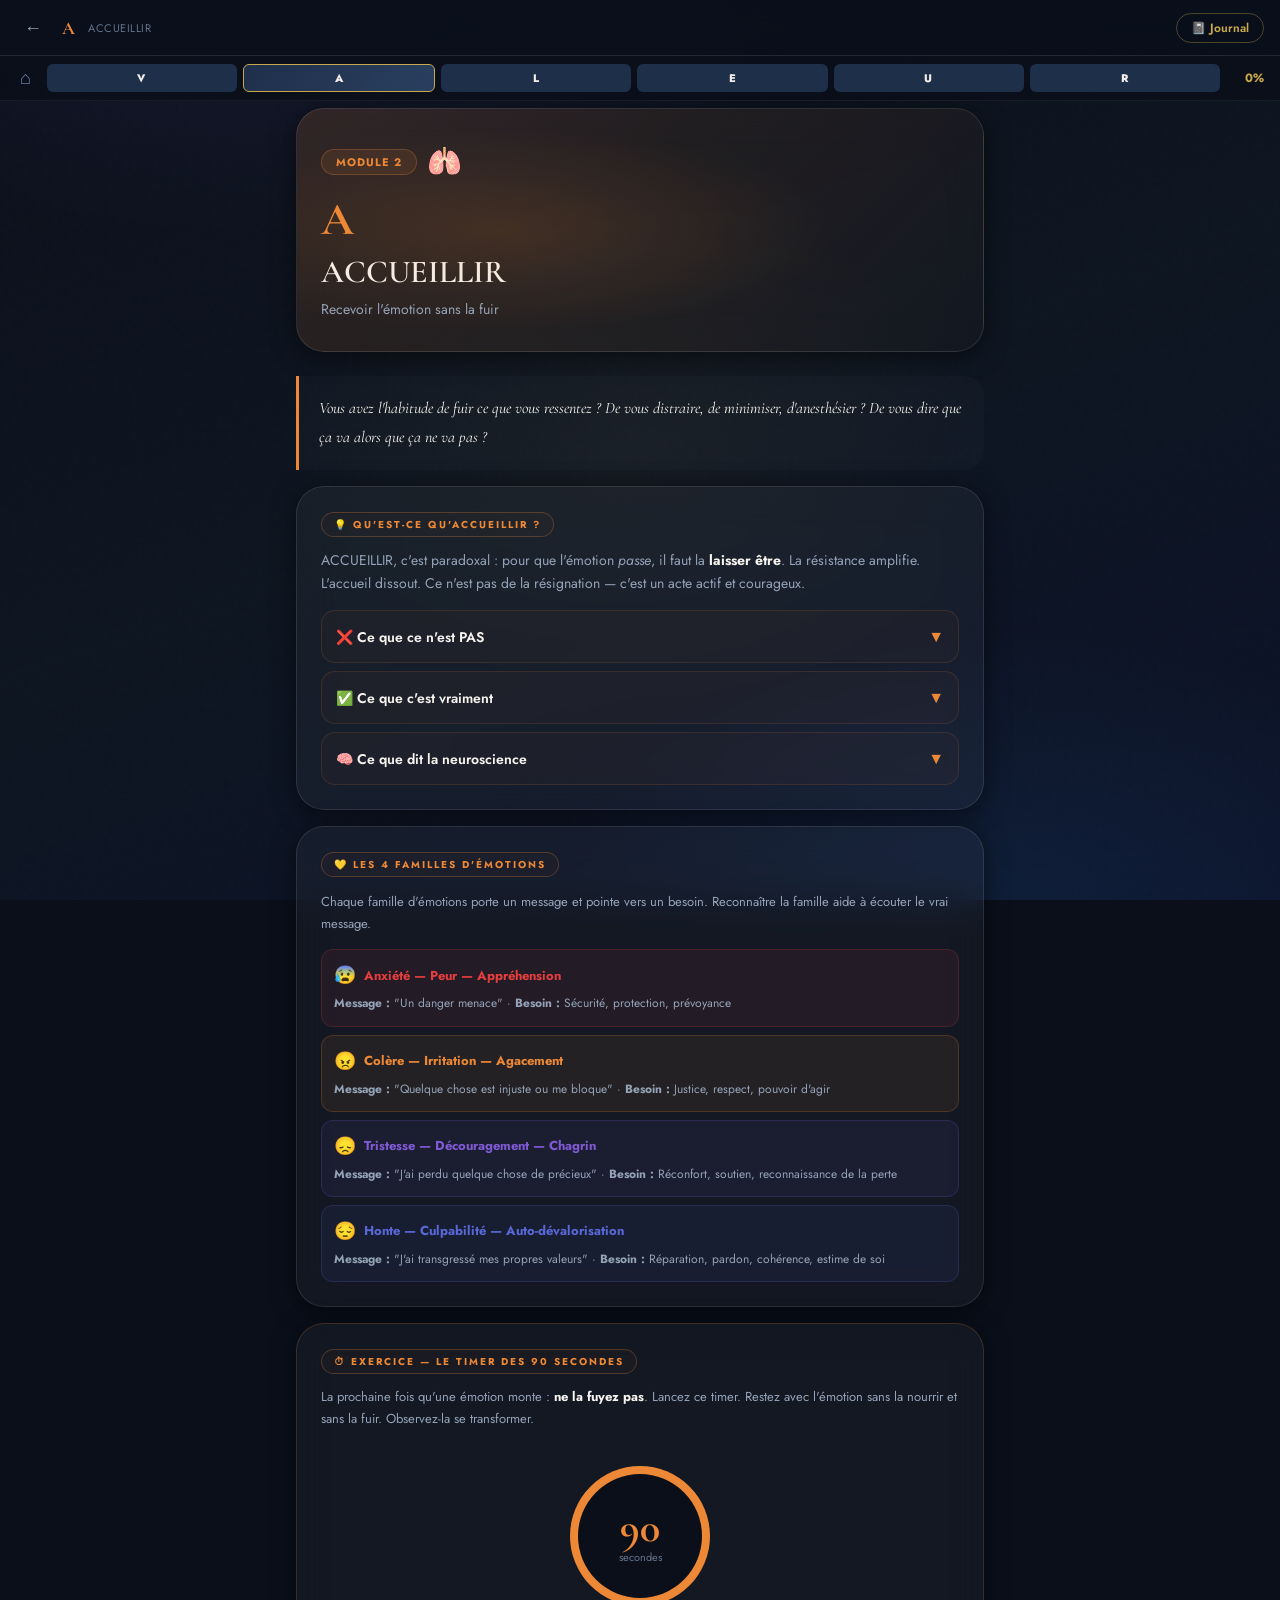
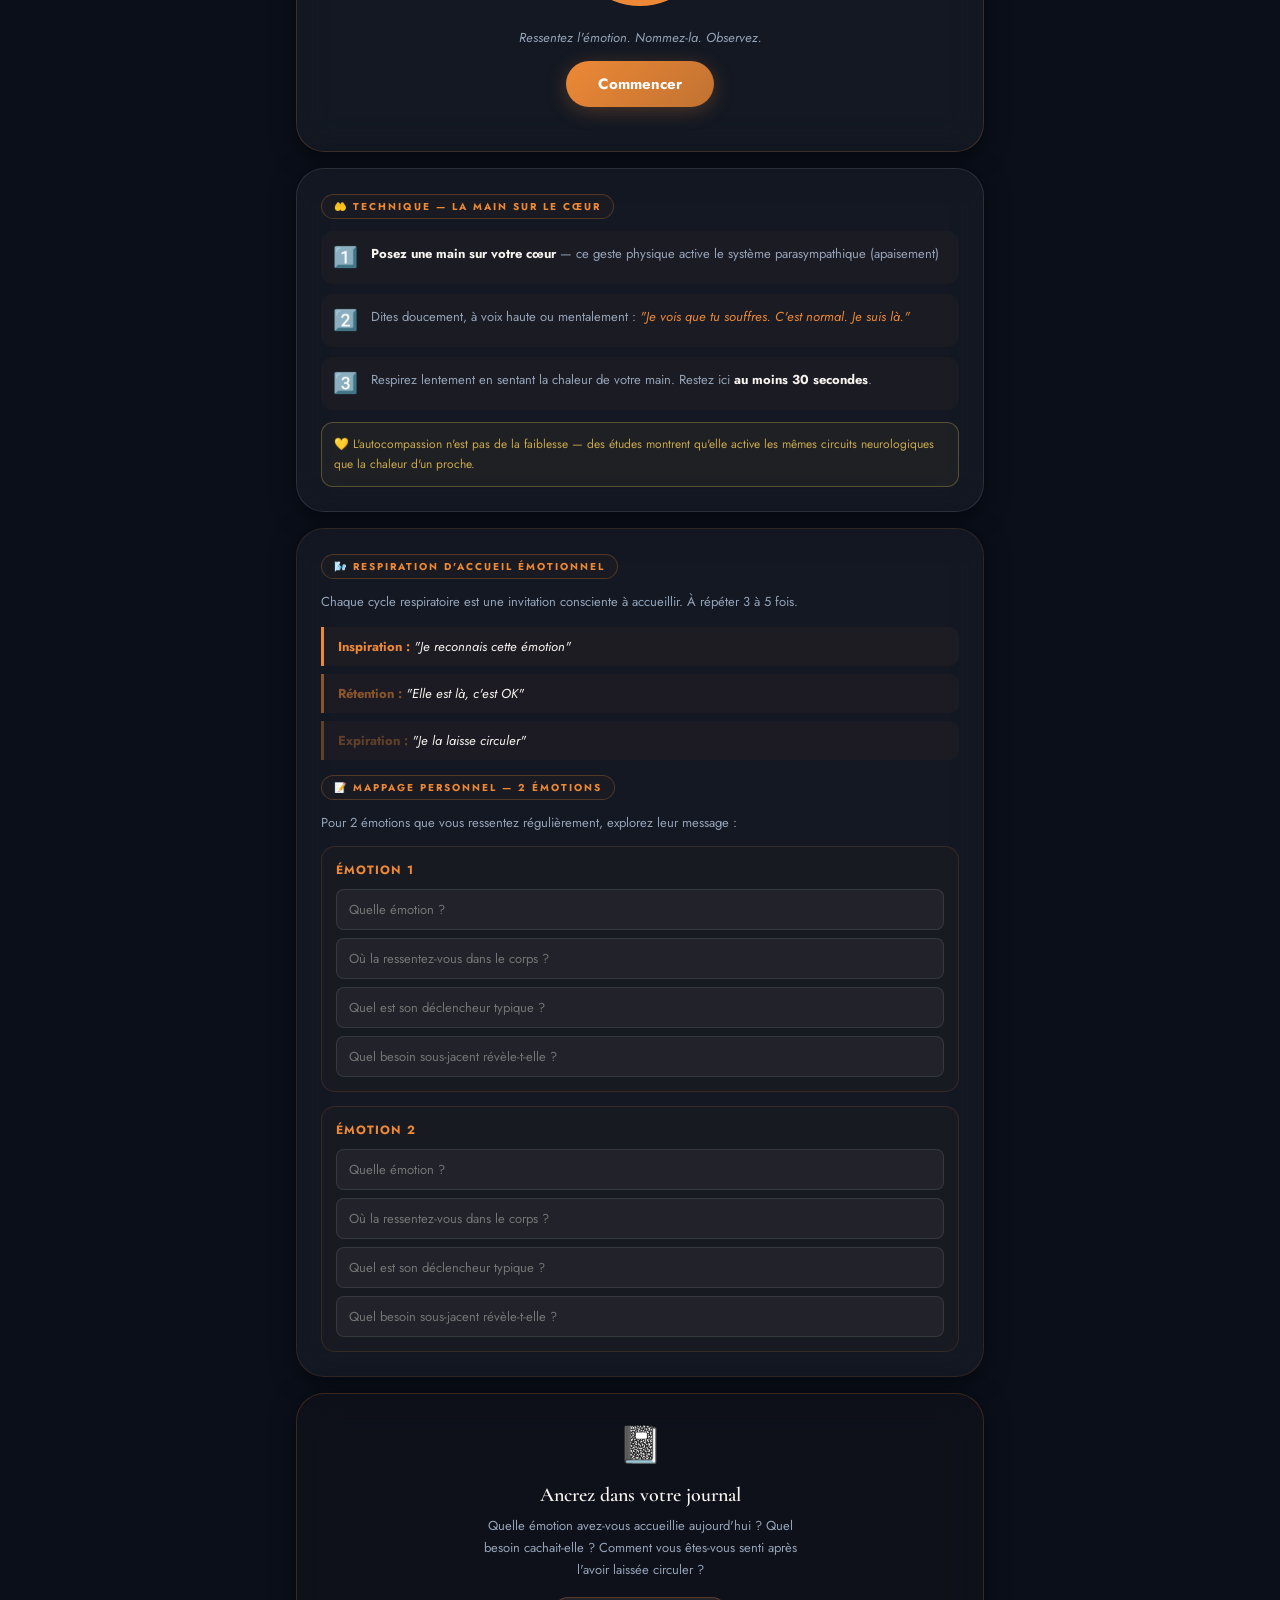
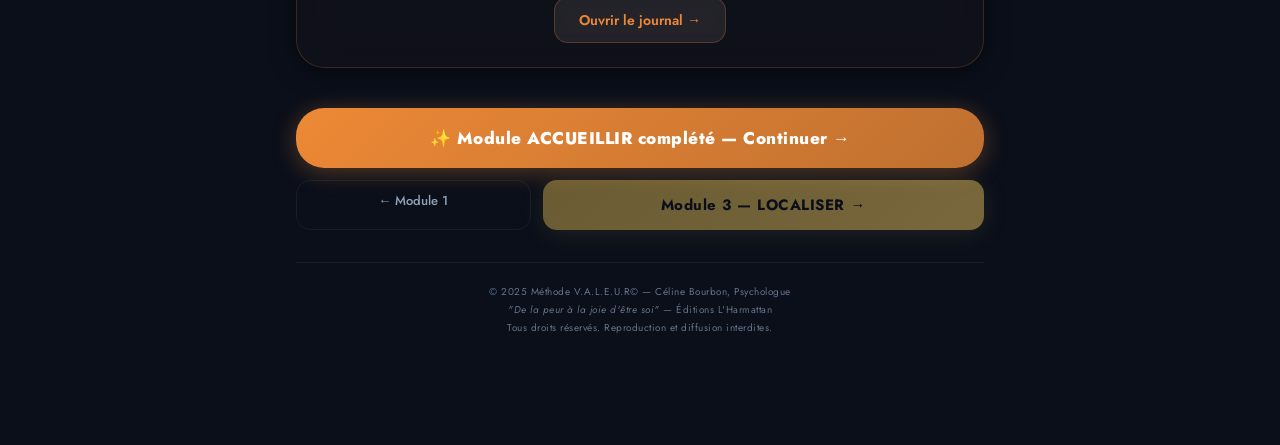
<file: module2.html>
<!DOCTYPE html>
<html lang="fr">
<head>
  <meta charset="UTF-8"/>
  <meta name="viewport" content="width=device-width,initial-scale=1,maximum-scale=1"/>
  <meta name="robots" content="noindex,nofollow"/>
  <title>Module 2 — ACCUEILLIR · V.A.L.E.U.R©</title>
  <link rel="preconnect" href="https://fonts.googleapis.com"/>
  <link href="https://fonts.googleapis.com/css2?family=Cormorant+Garamond:ital,wght@0,300;0,400;0,600;0,700;1,400;1,600&family=Jost:wght@300;400;500;600;700;800&display=swap" rel="stylesheet"/>
  <style>
/* ═══════════════════════════════════════════════════════════════════
   DESIGN SYSTEM — V.A.L.E.U.R© Premium Glassmorphism
   © 2025 Méthode V.A.L.E.U.R© — Céline Bourbon, Psychologue
   "De la peur à la joie d'être soi" — Éditions L'Harmattan
   Tous droits réservés. Reproduction interdite.
   ═══════════════════════════════════════════════════════════════════ */

/* ── GOOGLE FONTS ─────────────────────────────────────────────────── */
@import url('https://fonts.googleapis.com/css2?family=Cormorant+Garamond:ital,wght@0,300;0,400;0,600;0,700;1,400;1,600&family=Jost:wght@300;400;500;600;700;800&display=swap');

/* ── CSS VARIABLES ────────────────────────────────────────────────── */
:root {
  /* Backgrounds */
  --bg-void:      #050a12;
  --bg-deep:      #0a0f1a;
  --bg-mid:       #111827;
  --bg-surface:   #1a2235;
  --bg-raised:    #243047;

  /* Glass */
  --glass-bg:     rgba(255,255,255,0.04);
  --glass-bg-2:   rgba(255,255,255,0.07);
  --glass-bg-3:   rgba(255,255,255,0.11);
  --glass-border: rgba(255,255,255,0.10);
  --glass-border-2: rgba(255,255,255,0.18);
  --glass-glow:   rgba(201,168,76,0.12);

  /* Gold */
  --gold:         #c9a84c;
  --gold-light:   #f0d080;
  --gold-dim:     rgba(201,168,76,0.3);
  --gold-glow:    rgba(201,168,76,0.15);

  /* Text */
  --text-bright:  #f7f3ee;
  --text-main:    #e2e8f0;
  --text-muted:   #94a3b8;
  --text-dim:     #64748b;

  /* 7 Masques */
  --rouge:        #e53e3e;
  --rouge-glow:   rgba(229,62,62,0.25);
  --orange:       #ed8936;
  --orange-glow:  rgba(237,137,54,0.25);
  --jaune:        #d69e2e;
  --jaune-glow:   rgba(214,158,46,0.25);
  --vert:         #38a169;
  --vert-glow:    rgba(56,161,105,0.25);
  --bleu:         #3182ce;
  --bleu-glow:    rgba(49,130,206,0.25);
  --indigo:       #5a67d8;
  --indigo-glow:  rgba(90,103,216,0.25);
  --violet:       #805ad5;
  --violet-glow:  rgba(128,90,213,0.25);

  /* Borders */
  --border-dim:   rgba(255,255,255,0.06);
  --border-mid:   rgba(255,255,255,0.10);
  --border-gold:  rgba(201,168,76,0.35);

  /* Radius */
  --r-sm:  8px;
  --r-md:  14px;
  --r-lg:  20px;
  --r-xl:  28px;
  --r-2xl: 36px;

  /* Shadows */
  --shadow-sm:   0 2px 8px rgba(0,0,0,0.4);
  --shadow-md:   0 4px 24px rgba(0,0,0,0.5);
  --shadow-lg:   0 8px 40px rgba(0,0,0,0.6);
  --shadow-gold: 0 4px 24px rgba(201,168,76,0.25);
  --shadow-glow: 0 0 40px rgba(201,168,76,0.12);

  /* Blur */
  --blur-sm: blur(12px);
  --blur-md: blur(20px);
  --blur-lg: blur(32px);

  /* Transitions */
  --ease-out:   cubic-bezier(0.16,1,0.3,1);
  --ease-spring:cubic-bezier(0.34,1.56,0.64,1);
  --ease-inout: cubic-bezier(0.4,0,0.2,1);
  --t-fast:  0.15s;
  --t-mid:   0.3s;
  --t-slow:  0.5s;
}

/* ── RESET ────────────────────────────────────────────────────────── */
*,*::before,*::after { box-sizing:border-box; margin:0; padding:0; }
html { scroll-behavior:smooth; -webkit-text-size-adjust:100%; }
body {
  font-family:'Jost',sans-serif;
  background:var(--bg-deep);
  color:var(--text-main);
  min-height:100vh;
  overflow-x:hidden;
  -webkit-font-smoothing:antialiased;
}

/* ── ANTI-COPY PROTECTION ──────────────────────────────────────────── */
body {
  -webkit-user-select:none;
  -moz-user-select:none;
  -ms-user-select:none;
  user-select:none;
}
input, textarea { user-select:text !important; }

/* ── BACKGROUND MESH ──────────────────────────────────────────────── */
.bg-mesh {
  position:fixed; inset:0; z-index:-1;
  background:
    radial-gradient(ellipse 80% 60% at 20% -10%, rgba(128,90,213,0.12) 0%, transparent 60%),
    radial-gradient(ellipse 60% 50% at 80% 100%, rgba(49,130,206,0.10) 0%, transparent 60%),
    radial-gradient(ellipse 40% 40% at 50% 50%, rgba(201,168,76,0.04) 0%, transparent 70%),
    linear-gradient(160deg, #0a0f1a 0%, #0d1520 50%, #0a1128 100%);
}
.bg-mesh::after {
  content:'';
  position:absolute; inset:0;
  background-image:url("data:image/svg+xml,%3Csvg viewBox='0 0 200 200' xmlns='http://www.w3.org/2000/svg'%3E%3Cfilter id='noise'%3E%3CfeTurbulence type='fractalNoise' baseFrequency='0.9' numOctaves='4' stitchTiles='stitch'/%3E%3C/filter%3E%3Crect width='100%25' height='100%25' filter='url(%23noise)' opacity='0.035'/%3E%3C/svg%3E");
  opacity:0.4; pointer-events:none;
}

/* ── GLASS CARD ───────────────────────────────────────────────────── */
.glass {
  background:var(--glass-bg);
  backdrop-filter:var(--blur-md);
  -webkit-backdrop-filter:var(--blur-md);
  border:1px solid var(--glass-border);
  border-radius:var(--r-lg);
}
.glass-2 {
  background:var(--glass-bg-2);
  backdrop-filter:var(--blur-md);
  -webkit-backdrop-filter:var(--blur-md);
  border:1px solid var(--glass-border-2);
  border-radius:var(--r-lg);
}
.glass-card {
  background:var(--glass-bg);
  backdrop-filter:var(--blur-md);
  -webkit-backdrop-filter:var(--blur-md);
  border:1px solid var(--glass-border);
  border-radius:var(--r-xl);
  box-shadow:var(--shadow-md);
  padding:24px;
  transition:border-color var(--t-mid) var(--ease-out),
             box-shadow var(--t-mid) var(--ease-out),
             transform var(--t-mid) var(--ease-out);
}
.glass-card:hover {
  border-color:rgba(255,255,255,0.16);
  box-shadow:var(--shadow-lg), var(--shadow-glow);
  transform:translateY(-2px);
}
.glass-card-gold {
  border-color:var(--border-gold);
  box-shadow:var(--shadow-md), 0 0 30px rgba(201,168,76,0.08);
}

/* ── STICKY GLASS HEADER ──────────────────────────────────────────── */
.glass-header {
  position:fixed;
  top:0; left:0; right:0;
  z-index:200;
  background:rgba(10,15,26,0.85);
  backdrop-filter:var(--blur-md);
  -webkit-backdrop-filter:var(--blur-md);
  border-bottom:1px solid var(--glass-border);
  height:56px;
  display:flex;
  align-items:center;
  padding:0 16px;
  gap:12px;
}
.header-logo {
  font-family:'Cormorant Garamond',serif;
  color:var(--gold);
  font-size:18px;
  font-weight:700;
  letter-spacing:1px;
  white-space:nowrap;
}
.header-subtitle {
  font-size:11px;
  color:var(--text-dim);
  white-space:nowrap;
  font-weight:400;
  letter-spacing:0.5px;
}
.header-spacer { flex:1; }
.header-progress-mini {
  display:flex;
  align-items:center;
  gap:6px;
}

/* ── PROGRESS BAR (sticky override) ─────────────────────────────── */
#valeur-progress-bar {
  position:fixed !important;
  top:56px !important;
  left:0; right:0;
  z-index:190;
  background:rgba(10,15,26,0.9) !important;
  backdrop-filter:var(--blur-sm);
  -webkit-backdrop-filter:var(--blur-sm);
  border-bottom:1px solid var(--border-dim) !important;
  padding:8px 16px !important;
}

/* ── PAGE LAYOUT ──────────────────────────────────────────────────── */
.page-content {
  padding-top:108px; /* header + progress bar */
  padding-bottom:100px;
  max-width:720px;
  margin:0 auto;
  padding-left:16px;
  padding-right:16px;
}

/* ── TYPOGRAPHY ───────────────────────────────────────────────────── */
.display-title {
  font-family:'Cormorant Garamond',serif;
  font-size:clamp(28px,6vw,48px);
  font-weight:600;
  line-height:1.15;
  color:var(--text-bright);
  letter-spacing:-0.5px;
}
.display-title em {
  color:var(--gold);
  font-style:italic;
}
.section-title {
  font-family:'Cormorant Garamond',serif;
  font-size:clamp(20px,4vw,28px);
  font-weight:600;
  color:var(--text-bright);
  margin-bottom:16px;
}
.label-gold {
  display:inline-flex;
  align-items:center;
  gap:6px;
  font-size:10px;
  font-weight:700;
  letter-spacing:2px;
  text-transform:uppercase;
  color:var(--gold);
  border:1px solid var(--border-gold);
  padding:4px 12px;
  border-radius:20px;
  background:rgba(201,168,76,0.06);
}
.text-muted { color:var(--text-muted); font-size:14px; line-height:1.7; }
.text-dim { color:var(--text-dim); font-size:13px; }

/* ── BUTTONS ──────────────────────────────────────────────────────── */
.btn-primary {
  display:inline-flex;
  align-items:center;
  justify-content:center;
  gap:8px;
  background:linear-gradient(135deg,var(--gold),#e8c060);
  color:#0a0f1a;
  border:none;
  border-radius:var(--r-md);
  padding:14px 28px;
  font-family:'Jost',sans-serif;
  font-size:15px;
  font-weight:700;
  cursor:pointer;
  letter-spacing:0.5px;
  box-shadow:var(--shadow-gold);
  transition:all var(--t-mid) var(--ease-spring);
}
.btn-primary:hover {
  transform:translateY(-2px) scale(1.02);
  box-shadow:0 8px 32px rgba(201,168,76,0.45);
}
.btn-primary:active { transform:scale(0.98); }

.btn-glass {
  display:inline-flex;
  align-items:center;
  justify-content:center;
  gap:8px;
  background:var(--glass-bg-2);
  backdrop-filter:var(--blur-sm);
  color:var(--text-main);
  border:1px solid var(--glass-border-2);
  border-radius:var(--r-md);
  padding:12px 24px;
  font-family:'Jost',sans-serif;
  font-size:14px;
  font-weight:600;
  cursor:pointer;
  transition:all var(--t-mid) var(--ease-out);
}
.btn-glass:hover {
  background:var(--glass-bg-3);
  border-color:rgba(255,255,255,0.25);
  transform:translateY(-1px);
}

.btn-ghost {
  background:none;
  border:1px solid var(--border-dim);
  color:var(--text-muted);
  border-radius:var(--r-md);
  padding:10px 20px;
  font-family:'Jost',sans-serif;
  font-size:13px;
  font-weight:500;
  cursor:pointer;
  transition:all var(--t-fast) var(--ease-out);
}
.btn-ghost:hover { border-color:var(--glass-border-2); color:var(--text-main); }

/* ── FAB — FLOATING ACTION BUTTON ────────────────────────────────── */
.fab {
  position:fixed;
  bottom:28px;
  right:20px;
  z-index:300;
  width:58px;
  height:58px;
  border-radius:50%;
  background:linear-gradient(135deg,var(--gold),#e8c060);
  border:none;
  cursor:pointer;
  display:flex;
  align-items:center;
  justify-content:center;
  font-size:22px;
  box-shadow:0 6px 24px rgba(201,168,76,0.5), 0 2px 8px rgba(0,0,0,0.5);
  animation:fab-float 3s ease-in-out infinite;
  transition:transform var(--t-mid) var(--ease-spring), box-shadow var(--t-mid);
}
.fab:hover {
  transform:scale(1.12) translateY(-2px);
  box-shadow:0 10px 36px rgba(201,168,76,0.65), 0 2px 12px rgba(0,0,0,0.5);
  animation:none;
}
.fab:active { transform:scale(0.94); }
@keyframes fab-float {
  0%,100% { transform:translateY(0); }
  50%      { transform:translateY(-6px); }
}

/* ── MODAL OVERLAY ────────────────────────────────────────────────── */
.modal-overlay {
  position:fixed;
  inset:0;
  z-index:400;
  background:rgba(5,10,18,0.85);
  backdrop-filter:blur(8px);
  -webkit-backdrop-filter:blur(8px);
  display:flex;
  align-items:flex-end;
  justify-content:center;
  padding:16px;
  opacity:0;
  visibility:hidden;
  transition:all var(--t-mid) var(--ease-out);
}
.modal-overlay.open {
  opacity:1;
  visibility:visible;
}
.modal-sheet {
  background:rgba(15,22,38,0.95);
  backdrop-filter:var(--blur-lg);
  -webkit-backdrop-filter:var(--blur-lg);
  border:1px solid var(--glass-border-2);
  border-radius:var(--r-2xl) var(--r-2xl) var(--r-lg) var(--r-lg);
  width:100%;
  max-width:600px;
  max-height:90vh;
  overflow-y:auto;
  padding:28px 24px;
  transform:translateY(40px);
  transition:transform var(--t-mid) var(--ease-spring);
  box-shadow:0 -8px 60px rgba(0,0,0,0.6);
}
.modal-overlay.open .modal-sheet {
  transform:translateY(0);
}
.modal-handle {
  width:40px;
  height:4px;
  background:var(--glass-border-2);
  border-radius:2px;
  margin:0 auto 20px;
}

/* ── JOURNAL FORM ─────────────────────────────────────────────────── */
.journal-step {
  background:var(--glass-bg);
  border:1px solid var(--glass-border);
  border-radius:var(--r-lg);
  padding:18px;
  margin-bottom:12px;
  transition:border-color var(--t-mid);
}
.journal-step.active {
  border-color:var(--border-gold);
  background:rgba(201,168,76,0.04);
}
.journal-step-header {
  display:flex;
  align-items:center;
  gap:12px;
  margin-bottom:10px;
}
.journal-letter {
  width:34px;
  height:34px;
  border-radius:10px;
  background:linear-gradient(135deg,var(--gold),#e8c060);
  color:#0a0f1a;
  font-size:16px;
  font-weight:800;
  display:flex;
  align-items:center;
  justify-content:center;
  flex-shrink:0;
  font-family:'Cormorant Garamond',serif;
}
.journal-label {
  font-weight:700;
  font-size:13px;
  color:var(--text-bright);
}
.journal-sublabel {
  font-size:11px;
  color:var(--text-dim);
  line-height:1.5;
}
.journal-textarea {
  width:100%;
  background:rgba(255,255,255,0.03);
  border:1px solid var(--border-dim);
  border-radius:var(--r-sm);
  color:var(--text-main);
  font-family:'Jost',sans-serif;
  font-size:14px;
  line-height:1.7;
  padding:12px 14px;
  resize:vertical;
  min-height:80px;
  transition:border-color var(--t-fast);
  user-select:text;
}
.journal-textarea:focus {
  outline:none;
  border-color:var(--border-gold);
  background:rgba(201,168,76,0.03);
}
.journal-textarea::placeholder { color:var(--text-dim); }

/* ── MASQUE SELECTOR ──────────────────────────────────────────────── */
.masque-grid {
  display:grid;
  grid-template-columns:repeat(7,1fr);
  gap:8px;
}
.masque-chip {
  aspect-ratio:1;
  border-radius:10px;
  background:var(--glass-bg);
  border:2px solid transparent;
  cursor:pointer;
  display:flex;
  flex-direction:column;
  align-items:center;
  justify-content:center;
  gap:4px;
  transition:all var(--t-mid) var(--ease-spring);
  font-size:18px;
}
.masque-chip:hover { transform:scale(1.1); }
.masque-chip.selected {
  border-color:currentColor;
  transform:scale(1.08);
}
.masque-chip-dot {
  width:8px;
  height:8px;
  border-radius:50%;
}

/* ── MODULE CARDS ─────────────────────────────────────────────────── */
.module-card {
  position:relative;
  background:var(--glass-bg);
  backdrop-filter:var(--blur-md);
  -webkit-backdrop-filter:var(--blur-md);
  border:1px solid var(--glass-border);
  border-radius:var(--r-xl);
  padding:22px;
  overflow:hidden;
  transition:all var(--t-mid) var(--ease-out);
  cursor:pointer;
  text-decoration:none;
  display:block;
}
.module-card::before {
  content:'';
  position:absolute;
  top:0; left:0; right:0;
  height:3px;
  background:linear-gradient(90deg,var(--module-color,var(--gold)),transparent);
  opacity:0.8;
}
.module-card:hover {
  border-color:rgba(255,255,255,0.16);
  transform:translateY(-3px);
  box-shadow:0 12px 40px rgba(0,0,0,0.4), 0 0 0 1px rgba(255,255,255,0.08);
}
.module-card.done::after {
  content:'✓';
  position:absolute;
  top:14px; right:16px;
  width:26px; height:26px;
  border-radius:50%;
  background:linear-gradient(135deg,var(--gold),#e8c060);
  color:#0a0f1a;
  font-weight:900;
  font-size:13px;
  display:flex;
  align-items:center;
  justify-content:center;
}
.module-number {
  font-family:'Cormorant Garamond',serif;
  font-size:11px;
  font-weight:400;
  letter-spacing:2px;
  text-transform:uppercase;
  color:var(--text-dim);
  margin-bottom:8px;
}
.module-letter {
  font-family:'Cormorant Garamond',serif;
  font-size:42px;
  font-weight:700;
  line-height:1;
  margin-bottom:6px;
  background:linear-gradient(135deg,var(--module-color,var(--gold)),color-mix(in srgb,var(--module-color,var(--gold)) 60%,white));
  -webkit-background-clip:text;
  -webkit-text-fill-color:transparent;
  background-clip:text;
}
.module-name {
  font-size:16px;
  font-weight:700;
  color:var(--text-bright);
  letter-spacing:1px;
  text-transform:uppercase;
  margin-bottom:8px;
}
.module-desc { font-size:13px; color:var(--text-muted); line-height:1.6; }

/* ── STAT CARDS ───────────────────────────────────────────────────── */
.stat-grid {
  display:grid;
  grid-template-columns:repeat(2,1fr);
  gap:12px;
}
.stat-card {
  background:var(--glass-bg);
  backdrop-filter:var(--blur-sm);
  border:1px solid var(--glass-border);
  border-radius:var(--r-lg);
  padding:18px;
  text-align:center;
}
.stat-value {
  font-family:'Cormorant Garamond',serif;
  font-size:36px;
  font-weight:700;
  color:var(--gold);
  line-height:1;
  margin-bottom:6px;
}
.stat-label { font-size:11px; color:var(--text-dim); letter-spacing:1px; text-transform:uppercase; }

/* ── CONFETTI SYSTEM ──────────────────────────────────────────────── */
.confetti-canvas {
  position:fixed;
  inset:0;
  z-index:9999;
  pointer-events:none;
}

/* ── ANIMATIONS ───────────────────────────────────────────────────── */
@keyframes fadeInUp {
  from { opacity:0; transform:translateY(24px); }
  to   { opacity:1; transform:translateY(0); }
}
@keyframes fadeIn {
  from { opacity:0; }
  to   { opacity:1; }
}
@keyframes scaleIn {
  from { opacity:0; transform:scale(0.92); }
  to   { opacity:1; transform:scale(1); }
}
@keyframes shimmer {
  0%   { background-position:-200% center; }
  100% { background-position:200% center; }
}
@keyframes pulse-gold {
  0%,100% { box-shadow:0 0 0 0 rgba(201,168,76,0.4); }
  50%      { box-shadow:0 0 0 8px rgba(201,168,76,0); }
}

.animate-in { animation:fadeInUp 0.6s var(--ease-spring) both; }
.animate-in-2 { animation:fadeInUp 0.6s var(--ease-spring) 0.1s both; }
.animate-in-3 { animation:fadeInUp 0.6s var(--ease-spring) 0.2s both; }
.animate-in-4 { animation:fadeInUp 0.6s var(--ease-spring) 0.3s both; }
.animate-in-5 { animation:fadeInUp 0.6s var(--ease-spring) 0.4s both; }

/* ── DIVIDER ──────────────────────────────────────────────────────── */
.gold-divider {
  height:1px;
  background:linear-gradient(90deg,transparent,var(--border-gold),transparent);
  margin:28px 0;
}

/* ── TOAST / NOTIFICATION ────────────────────────────────────────── */
.toast {
  position:fixed;
  bottom:96px;
  left:50%;
  transform:translateX(-50%) translateY(20px);
  background:rgba(15,22,38,0.95);
  backdrop-filter:var(--blur-md);
  border:1px solid var(--border-gold);
  border-radius:var(--r-lg);
  padding:12px 20px;
  font-size:14px;
  font-weight:600;
  color:var(--text-bright);
  opacity:0;
  transition:all var(--t-mid) var(--ease-spring);
  white-space:nowrap;
  z-index:350;
  box-shadow:var(--shadow-gold);
}
.toast.show {
  opacity:1;
  transform:translateX(-50%) translateY(0);
}

/* ── COPYRIGHT FOOTER ────────────────────────────────────────────── */
.copyright-footer {
  text-align:center;
  padding:20px 16px 8px;
  font-size:10px;
  color:var(--text-dim);
  letter-spacing:0.5px;
  line-height:1.8;
  border-top:1px solid var(--border-dim);
  margin-top:32px;
}
.copyright-footer a { color:var(--gold); text-decoration:none; }

/* ── SCROLLBAR ────────────────────────────────────────────────────── */
::-webkit-scrollbar { width:4px; }
::-webkit-scrollbar-track { background:transparent; }
::-webkit-scrollbar-thumb { background:var(--border-mid); border-radius:2px; }
::-webkit-scrollbar-thumb:hover { background:var(--glass-border-2); }

/* ── MOBILE RESPONSIVE ────────────────────────────────────────────── */
@media (max-width:480px) {
  .glass-card { padding:18px; border-radius:var(--r-lg); }
  .stat-grid { grid-template-columns:1fr 1fr; gap:8px; }
  .masque-grid { gap:6px; }
  .page-content { padding-top:100px; padding-left:12px; padding-right:12px; }
}

/* ── MODULE PAGE SPECIFICS ────────────────────────────────────────── */
.module-hero {
  border-radius:var(--r-xl);
  padding:32px 24px;
  margin-bottom:24px;
  position:relative;
  overflow:hidden;
}
.module-hero::before {
  content:'';
  position:absolute;
  inset:0;
  background:radial-gradient(ellipse 70% 60% at 30% 50%,var(--module-color-glow,rgba(201,168,76,0.15)),transparent 70%);
  pointer-events:none;
}
.exercise-card {
  background:var(--glass-bg);
  border:1px solid var(--glass-border);
  border-radius:var(--r-lg);
  padding:20px;
  margin-bottom:12px;
  transition:all var(--t-mid);
}
.exercise-number {
  width:28px; height:28px;
  border-radius:8px;
  background:linear-gradient(135deg,var(--module-color,var(--gold)),color-mix(in srgb,var(--module-color,var(--gold)) 70%,white));
  color:#0a0f1a;
  font-weight:800;
  font-size:13px;
  display:inline-flex;
  align-items:center;
  justify-content:center;
  margin-right:12px;
  flex-shrink:0;
}
.step-item {
  display:flex;
  align-items:flex-start;
  gap:14px;
  padding:16px 0;
  border-bottom:1px solid var(--border-dim);
}
.step-item:last-child { border-bottom:none; }
.step-dot {
  width:10px; height:10px;
  border-radius:50%;
  background:var(--module-color,var(--gold));
  margin-top:5px;
  flex-shrink:0;
  box-shadow:0 0 8px var(--module-color,var(--gold));
}

</style>
  <script src="valeur-config.js"></script>
  <style>
    :root {
      --module-color:#ed8936;
      --module-color-glow:rgba(237,137,54,0.15);
    }
    .accroche-box {
      background:rgba(255,255,255,0.02);
      border-left:3px solid #ed8936;
      border-radius:0 var(--r-lg) var(--r-lg) 0;
      padding:18px 20px; margin-bottom:16px;
      font-family:'Cormorant Garamond',serif;
      font-size:16px; font-style:italic;
      color:var(--text-bright); line-height:1.8;
    }
    .complete-btn {
      width:100%; padding:18px;
      background:linear-gradient(135deg,#ed8936,#ed8936cc);
      border:none; border-radius:var(--r-xl);
      font-family:'Jost',sans-serif;
      font-size:17px; font-weight:800;
      color:#fff; cursor:pointer; margin:24px 0 12px;
      box-shadow:0 4px 24px #ed893655;
      transition:all 0.3s var(--ease-spring);
      letter-spacing:0.5px;
    }
    .complete-btn:hover { transform:translateY(-2px); box-shadow:0 8px 36px #ed893666; }
    .complete-btn:disabled {
      background:linear-gradient(135deg,var(--vert),#2d8a5a);
      cursor:default; transform:none;
    }
    .phase-tag {
      display:inline-flex; align-items:center; gap:6px;
      background:#ed893618; border:1px solid #ed893644;
      border-radius:20px; padding:4px 14px;
      font-size:11px; font-weight:700;
      color:#ed8936; letter-spacing:1px;
      text-transform:uppercase;
    }
  </style>
</head>
<body>
  <div class="bg-mesh"></div>
  <header class="glass-header">
    <a href="module1.html" style="color:var(--text-muted);font-size:18px;padding:4px 8px;text-decoration:none;line-height:1;">←</a>
    <div class="header-logo" style="color:#ed8936;">A</div>
    <div class="header-subtitle">ACCUEILLIR</div>
    <div class="header-spacer"></div>
    <button onclick="VALEUR_JOURNAL.open()" style="background:none;border:1px solid var(--border-gold);border-radius:20px;padding:5px 14px;color:var(--gold);font-size:12px;font-weight:600;cursor:pointer;font-family:'Jost',sans-serif;">📓 Journal</button>
  </header>
  <div id="valeur-progress-bar"></div>

  <main class="page-content">

        <!-- HERO -->
    <div class="module-hero glass-card animate-in" style="background:linear-gradient(135deg,rgba(237,137,54,0.15),#ed893605);">
      <div style="display:flex;align-items:center;gap:10px;margin-bottom:14px;">
        <div class="phase-tag">MODULE 2</div>
        <span style="font-size:28px;">🫁</span>
      </div>
      <div style="font-family:'Cormorant Garamond',serif;font-size:clamp(28px,6vw,46px);font-weight:700;color:#ed8936;line-height:1;margin-bottom:10px;letter-spacing:2px;">A</div>
      <h1 style="font-family:'Cormorant Garamond',serif;font-size:clamp(22px,4vw,32px);font-weight:600;color:var(--text-bright);margin-bottom:8px;">ACCUEILLIR</h1>
      <p style="font-size:14px;color:var(--text-muted);">Recevoir l'émotion sans la fuir</p>
    </div>

    <div class="accroche-box animate-in-2" style="border-color:#ed8936;">Vous avez l'habitude de fuir ce que vous ressentez ? De vous distraire, de minimiser, d'anesthésier ? De vous dire que <em>ça va</em> alors que ça ne va pas ?</div>

    <!-- COMPRENDRE ACCUEILLIR -->
    <div class="glass-card animate-in-2" style="margin-bottom:16px;">
      <div class="label-gold" style="margin-bottom:12px;border-color:#ed893644;color:#ed8936;background:#ed893608;">💡 QU'EST-CE QU'ACCUEILLIR ?</div>
      <p class="text-muted" style="margin-bottom:14px;">ACCUEILLIR, c'est paradoxal : pour que l'émotion <em>passe</em>, il faut la <strong style="color:var(--text-bright)">laisser être</strong>. La résistance amplifie. L'accueil dissout. Ce n'est pas de la résignation — c'est un acte actif et courageux.</p>
      <div id="acc-wrapper" style="display:flex;flex-direction:column;gap:8px;">
        <div class="acc-item" id="acc0" style="background:#ed893608;border:1px solid #ed893622;border-radius:14px;overflow:hidden;">
          <div onclick="tAcc(0)" style="padding:14px;cursor:pointer;display:flex;align-items:center;justify-content:space-between;">
            <span style="font-size:14px;font-weight:600;color:var(--text-bright);">❌ Ce que ce n'est PAS</span>
            <span id="ac0" style="color:#ed8936;transition:transform .3s;">▼</span>
          </div>
          <div id="ab0" style="display:none;padding:0 14px 14px;">
            <p class="text-muted" style="font-size:13px;line-height:1.7;">• <strong>Pas de la passivité</strong> — vous ne subissez pas, vous choisissez de laisser passer<br>• <strong>Pas de la complaisance</strong> — accueillir la colère ne signifie pas exploser<br>• <strong>Pas "faire semblant que ça va"</strong> — c'est exactement l'inverse<br>• <strong>Pas se noyer dedans</strong> — l'accueil est temporaire, pas une fusion permanente</p>
          </div>
        </div>
        <div class="acc-item" id="acc1" style="background:#ed893608;border:1px solid #ed893622;border-radius:14px;overflow:hidden;">
          <div onclick="tAcc(1)" style="padding:14px;cursor:pointer;display:flex;align-items:center;justify-content:space-between;">
            <span style="font-size:14px;font-weight:600;color:var(--text-bright);">✅ Ce que c'est vraiment</span>
            <span id="ac1" style="color:#ed8936;transition:transform .3s;">▼</span>
          </div>
          <div id="ab1" style="display:none;padding:0 14px 14px;">
            <p class="text-muted" style="font-size:13px;line-height:1.7;">• <strong>Reconnaître</strong> — "Il y a de la peur en moi en ce moment"<br>• <strong>Observer</strong> — sans juger, sans analyser, sans chasser<br>• <strong>Laisser circuler</strong> — comme laisser une vague vous traverser sans vous y opposer<br>• <strong>Écouter</strong> — chaque émotion porte une information précieuse sur un besoin</p>
          </div>
        </div>
        <div class="acc-item" id="acc2" style="background:#ed893608;border:1px solid #ed893622;border-radius:14px;overflow:hidden;">
          <div onclick="tAcc(2)" style="padding:14px;cursor:pointer;display:flex;align-items:center;justify-content:space-between;">
            <span style="font-size:14px;font-weight:600;color:var(--text-bright);">🧠 Ce que dit la neuroscience</span>
            <span id="ac2" style="color:#ed8936;transition:transform .3s;">▼</span>
          </div>
          <div id="ab2" style="display:none;padding:0 14px 14px;">
            <p class="text-muted" style="font-size:13px;line-height:1.7;">Une émotion non résistée dure en moyenne <strong style="color:#ed8936;">90 secondes</strong> (Dr Jill Bolte Taylor, neuroscientifique). Après ce délai, si vous ne l'alimentez pas par des pensées, elle se dissipe biologiquement.<br><br>Ce sont les pensées de résistance — "je ne devrais pas ressentir ça", "c'est idiot", "arrête ça" — qui maintiennent l'émotion vivante et l'amplifient.<br><br>L'<strong>amygdale</strong> signale la menace. Le <strong>cortex préfrontal</strong>, activé par la conscience observatrice, peut moduler cette réponse. L'accueil conscient est exactement ce processus.</p>
          </div>
        </div>
      </div>
    </div>

    <!-- 4 FAMILLES D'EMOTIONS -->
    <div class="glass-card" style="margin-bottom:16px;">
      <div class="label-gold" style="margin-bottom:14px;border-color:#ed893644;color:#ed8936;background:#ed893608;">💛 LES 4 FAMILLES D'ÉMOTIONS</div>
      <p class="text-muted" style="font-size:13px;margin-bottom:14px;">Chaque famille d'émotions porte un message et pointe vers un besoin. Reconnaître la famille aide à écouter le vrai message.</p>
      <div style="display:flex;flex-direction:column;gap:8px;">
        <div style="background:rgba(229,62,62,0.08);border:1px solid #e53e3e33;border-radius:12px;padding:12px;">
          <div style="display:flex;align-items:center;gap:8px;margin-bottom:6px;">
            <span style="font-size:18px;">😰</span>
            <span style="font-size:13px;font-weight:700;color:#e53e3e;">Anxiété — Peur — Appréhension</span>
          </div>
          <p style="font-size:12px;color:var(--text-muted);line-height:1.6;margin:0;"><strong>Message :</strong> "Un danger menace" · <strong>Besoin :</strong> Sécurité, protection, prévoyance</p>
        </div>
        <div style="background:rgba(237,137,54,0.08);border:1px solid #ed893633;border-radius:12px;padding:12px;">
          <div style="display:flex;align-items:center;gap:8px;margin-bottom:6px;">
            <span style="font-size:18px;">😠</span>
            <span style="font-size:13px;font-weight:700;color:#ed8936;">Colère — Irritation — Agacement</span>
          </div>
          <p style="font-size:12px;color:var(--text-muted);line-height:1.6;margin:0;"><strong>Message :</strong> "Quelque chose est injuste ou me bloque" · <strong>Besoin :</strong> Justice, respect, pouvoir d'agir</p>
        </div>
        <div style="background:rgba(128,90,213,0.08);border:1px solid #805ad533;border-radius:12px;padding:12px;">
          <div style="display:flex;align-items:center;gap:8px;margin-bottom:6px;">
            <span style="font-size:18px;">😞</span>
            <span style="font-size:13px;font-weight:700;color:#805ad5;">Tristesse — Découragement — Chagrin</span>
          </div>
          <p style="font-size:12px;color:var(--text-muted);line-height:1.6;margin:0;"><strong>Message :</strong> "J'ai perdu quelque chose de précieux" · <strong>Besoin :</strong> Réconfort, soutien, reconnaissance de la perte</p>
        </div>
        <div style="background:rgba(90,103,216,0.08);border:1px solid #5a67d833;border-radius:12px;padding:12px;">
          <div style="display:flex;align-items:center;gap:8px;margin-bottom:6px;">
            <span style="font-size:18px;">😔</span>
            <span style="font-size:13px;font-weight:700;color:#5a67d8;">Honte — Culpabilité — Auto-dévalorisation</span>
          </div>
          <p style="font-size:12px;color:var(--text-muted);line-height:1.6;margin:0;"><strong>Message :</strong> "J'ai transgressé mes propres valeurs" · <strong>Besoin :</strong> Réparation, pardon, cohérence, estime de soi</p>
        </div>
      </div>
    </div>

    <!-- TIMER 90 SECONDES -->
    <div class="glass-card" style="margin-bottom:16px;border-color:#ed893633;">
      <div class="label-gold" style="margin-bottom:12px;border-color:#ed893644;color:#ed8936;background:#ed893608;">⏱ EXERCICE — LE TIMER DES 90 SECONDES</div>
      <p class="text-muted" style="font-size:13px;margin-bottom:16px;">La prochaine fois qu'une émotion monte : <strong style="color:var(--text-bright);">ne la fuyez pas</strong>. Lancez ce timer. Restez avec l'émotion sans la nourrir et sans la fuir. Observez-la se transformer.</p>
      <div style="text-align:center;padding:20px 10px;">
        <div id="t90-ring" style="width:140px;height:140px;border-radius:50%;background:conic-gradient(#ed8936 0%, #ed8936 100%);display:inline-flex;align-items:center;justify-content:center;position:relative;transition:background 1s linear;margin-bottom:16px;">
          <div style="position:absolute;inset:8px;border-radius:50%;background:var(--bg-deep);display:flex;flex-direction:column;align-items:center;justify-content:center;">
            <div id="t90-num" style="font-family:'Cormorant Garamond',serif;font-size:42px;font-weight:700;color:#ed8936;line-height:1;">90</div>
            <div id="t90-lbl" style="font-size:11px;color:var(--text-dim);">secondes</div>
          </div>
        </div>
        <br>
        <p id="t90-msg" style="font-size:13px;color:var(--text-muted);margin-bottom:14px;font-style:italic;">Ressentez l'émotion. Nommez-la. Observez.</p>
        <button id="t90-btn" onclick="start90()" style="padding:12px 32px;background:linear-gradient(135deg,#ed8936,#ed8936cc);color:#fff;border:none;border-radius:50px;cursor:pointer;font-family:'Jost',sans-serif;font-size:15px;font-weight:700;box-shadow:0 4px 20px #ed893644;">Commencer</button>
      </div>
    </div>

    <!-- TECHNIQUE MAIN SUR LE CŒUR -->
    <div class="glass-card" style="margin-bottom:16px;">
      <div class="label-gold" style="margin-bottom:12px;border-color:#ed893644;color:#ed8936;background:#ed893608;">🤲 TECHNIQUE — LA MAIN SUR LE CŒUR</div>
      <div style="display:flex;flex-direction:column;gap:10px;">
        <div style="background:#ed893608;border-radius:12px;padding:12px;display:flex;align-items:flex-start;gap:10px;">
          <span style="font-size:20px;min-width:28px;">1️⃣</span>
          <p class="text-muted" style="font-size:13px;line-height:1.7;margin:0;"><strong style="color:var(--text-bright);">Posez une main sur votre cœur</strong> — ce geste physique active le système parasympathique (apaisement)</p>
        </div>
        <div style="background:#ed893608;border-radius:12px;padding:12px;display:flex;align-items:flex-start;gap:10px;">
          <span style="font-size:20px;min-width:28px;">2️⃣</span>
          <p class="text-muted" style="font-size:13px;line-height:1.7;margin:0;">Dites doucement, à voix haute ou mentalement : <em style="color:#ed8936;">"Je vois que tu souffres. C'est normal. Je suis là."</em></p>
        </div>
        <div style="background:#ed893608;border-radius:12px;padding:12px;display:flex;align-items:flex-start;gap:10px;">
          <span style="font-size:20px;min-width:28px;">3️⃣</span>
          <p class="text-muted" style="font-size:13px;line-height:1.7;margin:0;">Respirez lentement en sentant la chaleur de votre main. Restez ici <strong style="color:var(--text-bright);">au moins 30 secondes</strong>.</p>
        </div>
      </div>
      <div style="background:rgba(201,168,76,0.06);border:1px solid var(--border-gold);border-radius:12px;padding:12px;margin-top:12px;">
        <p style="font-size:12px;color:var(--gold);line-height:1.6;margin:0;">💛 L'autocompassion n'est pas de la faiblesse — des études montrent qu'elle active les mêmes circuits neurologiques que la chaleur d'un proche.</p>
      </div>
    </div>

    <!-- RESPIRATION D'ACCUEIL -->
    <div class="glass-card" style="margin-bottom:16px;border-color:#ed893622;">
      <div class="label-gold" style="margin-bottom:12px;border-color:#ed893644;color:#ed8936;background:#ed893608;">🌬️ RESPIRATION D'ACCUEIL ÉMOTIONNEL</div>
      <p class="text-muted" style="font-size:13px;margin-bottom:14px;">Chaque cycle respiratoire est une invitation consciente à accueillir. À répéter 3 à 5 fois.</p>
      <div style="display:flex;flex-direction:column;gap:8px;margin-bottom:14px;">
        <div style="background:#ed89360a;border-left:3px solid #ed8936;padding:10px 14px;border-radius:0 10px 10px 0;">
          <p style="font-size:13px;color:var(--text-bright);margin:0;"><span style="color:#ed8936;font-weight:700;">Inspiration :</span> <em>"Je reconnais cette émotion"</em></p>
        </div>
        <div style="background:#ed89360a;border-left:3px solid #ed893688;padding:10px 14px;border-radius:0 10px 10px 0;">
          <p style="font-size:13px;color:var(--text-bright);margin:0;"><span style="color:#ed893688;font-weight:700;">Rétention :</span> <em>"Elle est là, c'est OK"</em></p>
        </div>
        <div style="background:#ed89360a;border-left:3px solid #ed893655;padding:10px 14px;border-radius:0 10px 10px 0;">
          <p style="font-size:13px;color:var(--text-bright);margin:0;"><span style="color:#ed893655;font-weight:700;">Expiration :</span> <em>"Je la laisse circuler"</em></p>
        </div>
      </div>

      <!-- MAPPAGE PERSONNEL -->
      <div class="label-gold" style="margin-bottom:12px;border-color:#ed893644;color:#ed8936;background:#ed893608;">📝 MAPPAGE PERSONNEL — 2 ÉMOTIONS</div>
      <p class="text-muted" style="font-size:13px;margin-bottom:12px;">Pour 2 émotions que vous ressentez régulièrement, explorez leur message :</p>
      <div id="mappage-container" style="display:flex;flex-direction:column;gap:14px;">
        <div style="background:#ed893606;border:1px solid #ed893622;border-radius:14px;padding:14px;">
          <p style="font-size:12px;font-weight:700;color:#ed8936;text-transform:uppercase;letter-spacing:1px;margin-bottom:10px;">Émotion 1</p>
          <input placeholder="Quelle émotion ?" style="width:100%;background:rgba(255,255,255,0.04);border:1px solid rgba(255,255,255,0.1);border-radius:8px;padding:10px 12px;color:var(--text-main);font-family:'Jost',sans-serif;font-size:13px;margin-bottom:8px;" oninput="saveMappage()">
          <input placeholder="Où la ressentez-vous dans le corps ?" style="width:100%;background:rgba(255,255,255,0.04);border:1px solid rgba(255,255,255,0.1);border-radius:8px;padding:10px 12px;color:var(--text-main);font-family:'Jost',sans-serif;font-size:13px;margin-bottom:8px;" oninput="saveMappage()">
          <input placeholder="Quel est son déclencheur typique ?" style="width:100%;background:rgba(255,255,255,0.04);border:1px solid rgba(255,255,255,0.1);border-radius:8px;padding:10px 12px;color:var(--text-main);font-family:'Jost',sans-serif;font-size:13px;margin-bottom:8px;" oninput="saveMappage()">
          <input placeholder="Quel besoin sous-jacent révèle-t-elle ?" style="width:100%;background:rgba(255,255,255,0.04);border:1px solid rgba(255,255,255,0.1);border-radius:8px;padding:10px 12px;color:var(--text-main);font-family:'Jost',sans-serif;font-size:13px;" oninput="saveMappage()">
        </div>
        <div style="background:#ed893606;border:1px solid #ed893622;border-radius:14px;padding:14px;">
          <p style="font-size:12px;font-weight:700;color:#ed8936;text-transform:uppercase;letter-spacing:1px;margin-bottom:10px;">Émotion 2</p>
          <input placeholder="Quelle émotion ?" style="width:100%;background:rgba(255,255,255,0.04);border:1px solid rgba(255,255,255,0.1);border-radius:8px;padding:10px 12px;color:var(--text-main);font-family:'Jost',sans-serif;font-size:13px;margin-bottom:8px;" oninput="saveMappage()">
          <input placeholder="Où la ressentez-vous dans le corps ?" style="width:100%;background:rgba(255,255,255,0.04);border:1px solid rgba(255,255,255,0.1);border-radius:8px;padding:10px 12px;color:var(--text-main);font-family:'Jost',sans-serif;font-size:13px;margin-bottom:8px;" oninput="saveMappage()">
          <input placeholder="Quel est son déclencheur typique ?" style="width:100%;background:rgba(255,255,255,0.04);border:1px solid rgba(255,255,255,0.1);border-radius:8px;padding:10px 12px;color:var(--text-main);font-family:'Jost',sans-serif;font-size:13px;margin-bottom:8px;" oninput="saveMappage()">
          <input placeholder="Quel besoin sous-jacent révèle-t-elle ?" style="width:100%;background:rgba(255,255,255,0.04);border:1px solid rgba(255,255,255,0.1);border-radius:8px;padding:10px 12px;color:var(--text-main);font-family:'Jost',sans-serif;font-size:13px;" oninput="saveMappage()">
        </div>
      </div>
    </div>

    <!-- JOURNAL -->
    <div class="glass-card" style="background:#ed893606;border-color:#ed893633;text-align:center;padding:24px;margin-bottom:16px;">
      <div style="font-size:36px;margin-bottom:12px;">📓</div>
      <div style="font-family:'Cormorant Garamond',serif;font-size:20px;font-weight:600;color:var(--text-bright);margin-bottom:8px;">Ancrez dans votre journal</div>
      <p class="text-muted" style="font-size:13px;max-width:340px;margin:0 auto 16px;">Quelle émotion avez-vous accueillie aujourd'hui ? Quel besoin cachait-elle ? Comment vous êtes-vous senti après l'avoir laissée circuler ?</p>
      <button onclick="VALEUR_JOURNAL.open()" class="btn-glass" style="border-color:#ed893644;color:#ed8936;">Ouvrir le journal →</button>
    </div>

    <button class="complete-btn" id="complete-btn" onclick="completeModule()">✨ Module ACCUEILLIR complété — Continuer →</button>
    <div style="display:flex;gap:12px;">
      <a href="module1.html" class="btn-ghost" style="flex:1;text-align:center;text-decoration:none;">← Module 1</a>
      <a href="module3.html" class="btn-primary" id="next-btn" style="flex:2;text-decoration:none;display:flex;align-items:center;justify-content:center;gap:6px;opacity:0.5;pointer-events:none;" aria-disabled="true">Module 3 — LOCALISER →</a>
    </div>
    <footer class="copyright-footer">
      © 2025 Méthode V.A.L.E.U.R© — Céline Bourbon, Psychologue<br/>
      <em>"De la peur à la joie d'être soi"</em> — Éditions L'Harmattan<br/>Tous droits réservés. Reproduction et diffusion interdites.
    </footer>
  </main>

  <script>
  function tAcc(i) {
    var b = document.getElementById('ab'+i);
    var a = document.getElementById('ac'+i);
    if (!b) return;
    var open = b.style.display !== 'none';
    b.style.display = open?'none':'block';
    if(a) a.style.transform = open?'':'rotate(180deg)';
  }

  // Timer 90s
  var t90interval=null, t90running=false, t90val=90;
  function start90() {
    if (t90running) {
      clearInterval(t90interval); t90running=false;
      document.getElementById('t90-btn').textContent='Recommencer';
      document.getElementById('t90-num').textContent='90'; document.getElementById('t90-lbl').textContent='secondes';
      document.getElementById('t90-msg').textContent='Ressentez l\'émotion. Nommez-la. Observez.';
      document.getElementById('t90-ring').style.background='conic-gradient(#ed8936 0%, #ed8936 100%)';
      t90val=90; return;
    }
    t90running=true; t90val=90;
    document.getElementById('t90-btn').textContent='Arrêter';
    document.getElementById('t90-msg').textContent='Restez avec l\'émotion...';
    t90interval = setInterval(function(){
      t90val--;
      document.getElementById('t90-num').textContent=t90val;
      var pct = ((90-t90val)/90*100);
      document.getElementById('t90-ring').style.background='conic-gradient(#ed8936 '+pct+'%, rgba(255,255,255,0.05) '+pct+'%)';
      if (t90val<=0) {
        clearInterval(t90interval); t90running=false;
        document.getElementById('t90-num').textContent='✓';
        document.getElementById('t90-lbl').textContent='terminé';
        document.getElementById('t90-msg').textContent='L\'émotion a traversé. Vous êtes toujours là. 💛';
        document.getElementById('t90-btn').textContent='Recommencer';
        VALEUR_JOURNAL.showToast('✅ 90 secondes complétées !');
      }
    }, 1000);
  }

  function saveMappage() {
    var inputs = document.querySelectorAll('#mappage-container input');
    var vals = Array.from(inputs).map(function(i){return i.value;});
    try { localStorage.setItem('valeur_mappage', JSON.stringify(vals)); } catch(e){}
  }
  document.addEventListener('DOMContentLoaded', function(){
    try {
      var saved = JSON.parse(localStorage.getItem('valeur_mappage')||'[]');
      var inputs = document.querySelectorAll('#mappage-container input');
      inputs.forEach(function(inp,i){ if(saved[i]) inp.value=saved[i]; });
    } catch(e){}
  });
  </script>
  <script>
    document.addEventListener('DOMContentLoaded', function() {
      VALEUR_PROGRESS.render('module2');
      const done = VALEUR_PROGRESS.isDone('module2');
      if (done) {
        const btn = document.getElementById('complete-btn');
        if (btn) { btn.textContent = '✅ Module complété'; btn.disabled = true; }
        const next = document.getElementById('next-btn');
        if (next) { next.style.opacity = '1'; next.style.pointerEvents = 'auto'; }
      }
    });

    function completeModule() {
      VALEUR_PROGRESS.complete('module2');
      const btn = document.getElementById('complete-btn');
      if (btn) { btn.textContent = '✅ Module complété !'; btn.disabled = true; }
      const next = document.getElementById('next-btn');
      if (next) { next.style.opacity = '1'; next.style.pointerEvents = 'auto'; }
      VALEUR_JOURNAL.showConfetti();
      VALEUR_JOURNAL.showToast('🎉 Module ACCUEILLIR complété !');
      VALEUR_PROGRESS.render('module2');
      setTimeout(() => {
        window.location.href = 'module3.html';
      }, 2200);
    }
  </script>
</body>
</html>
</file>
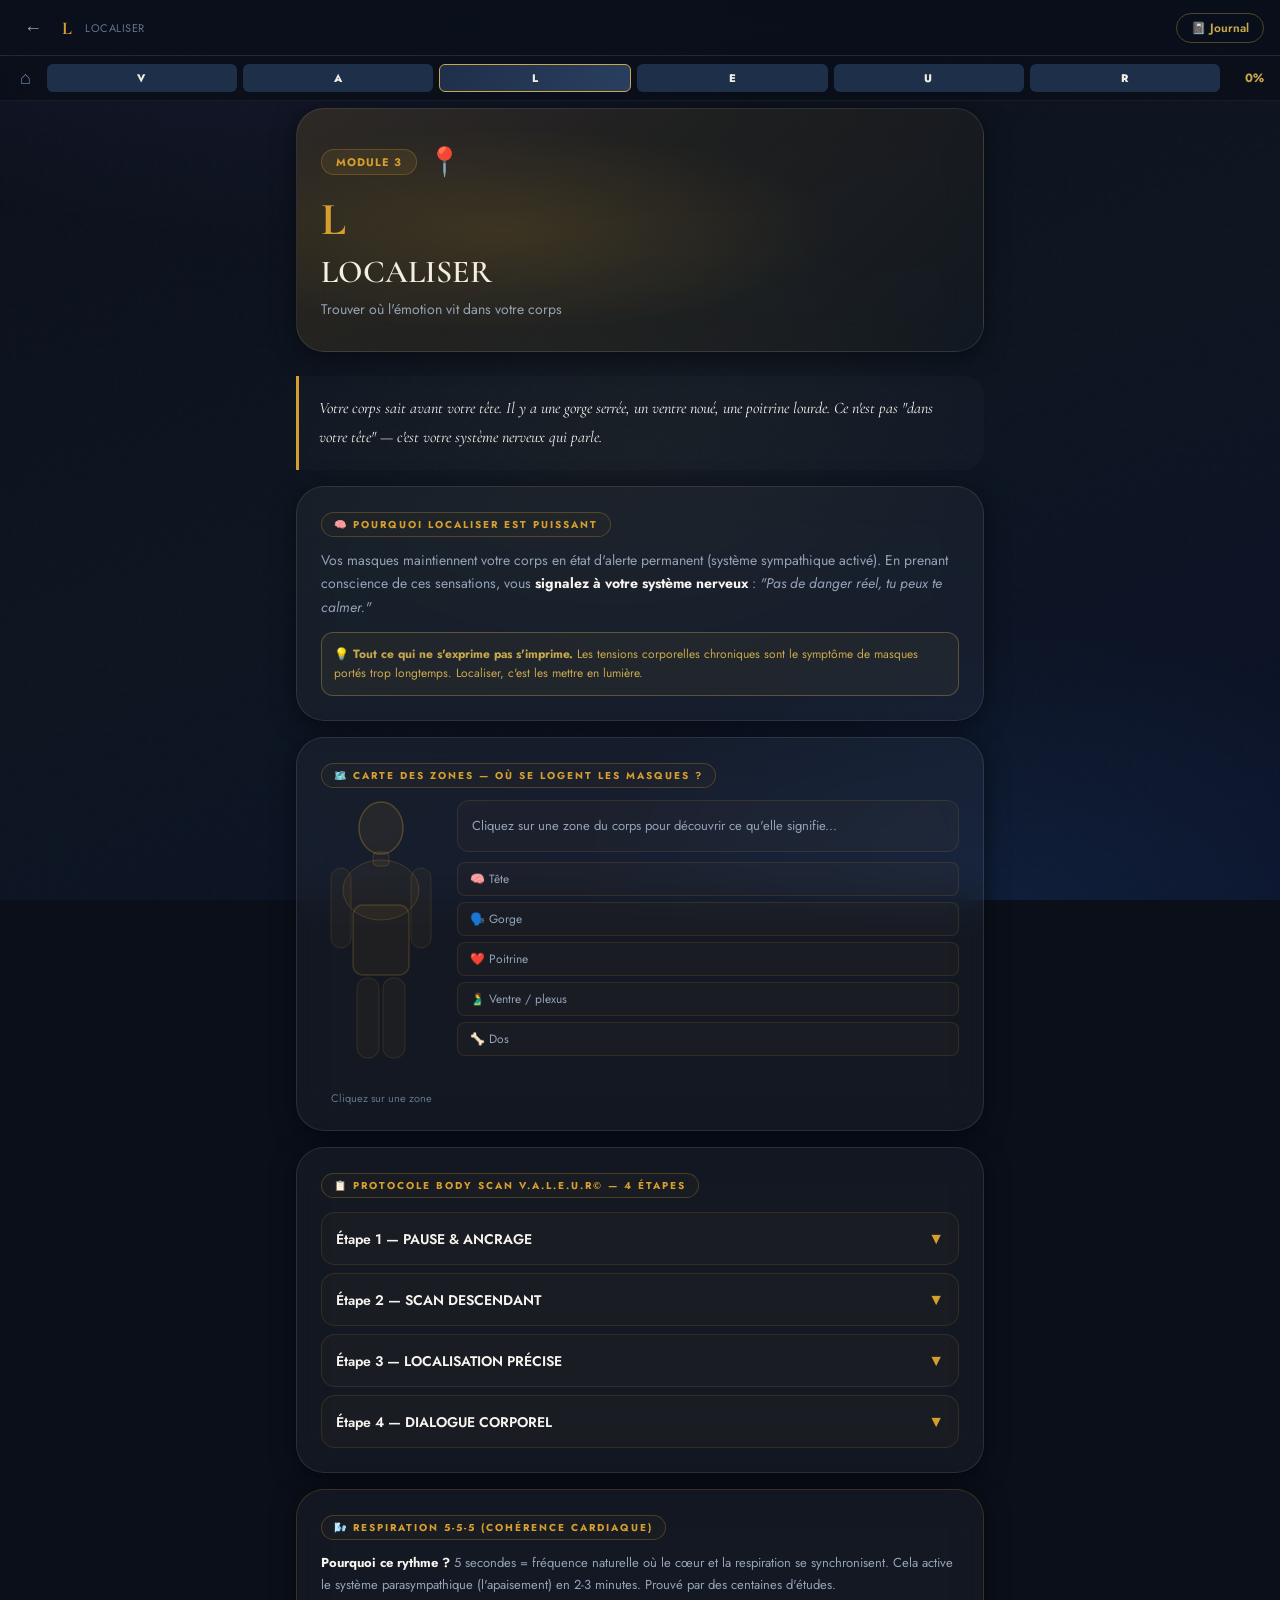
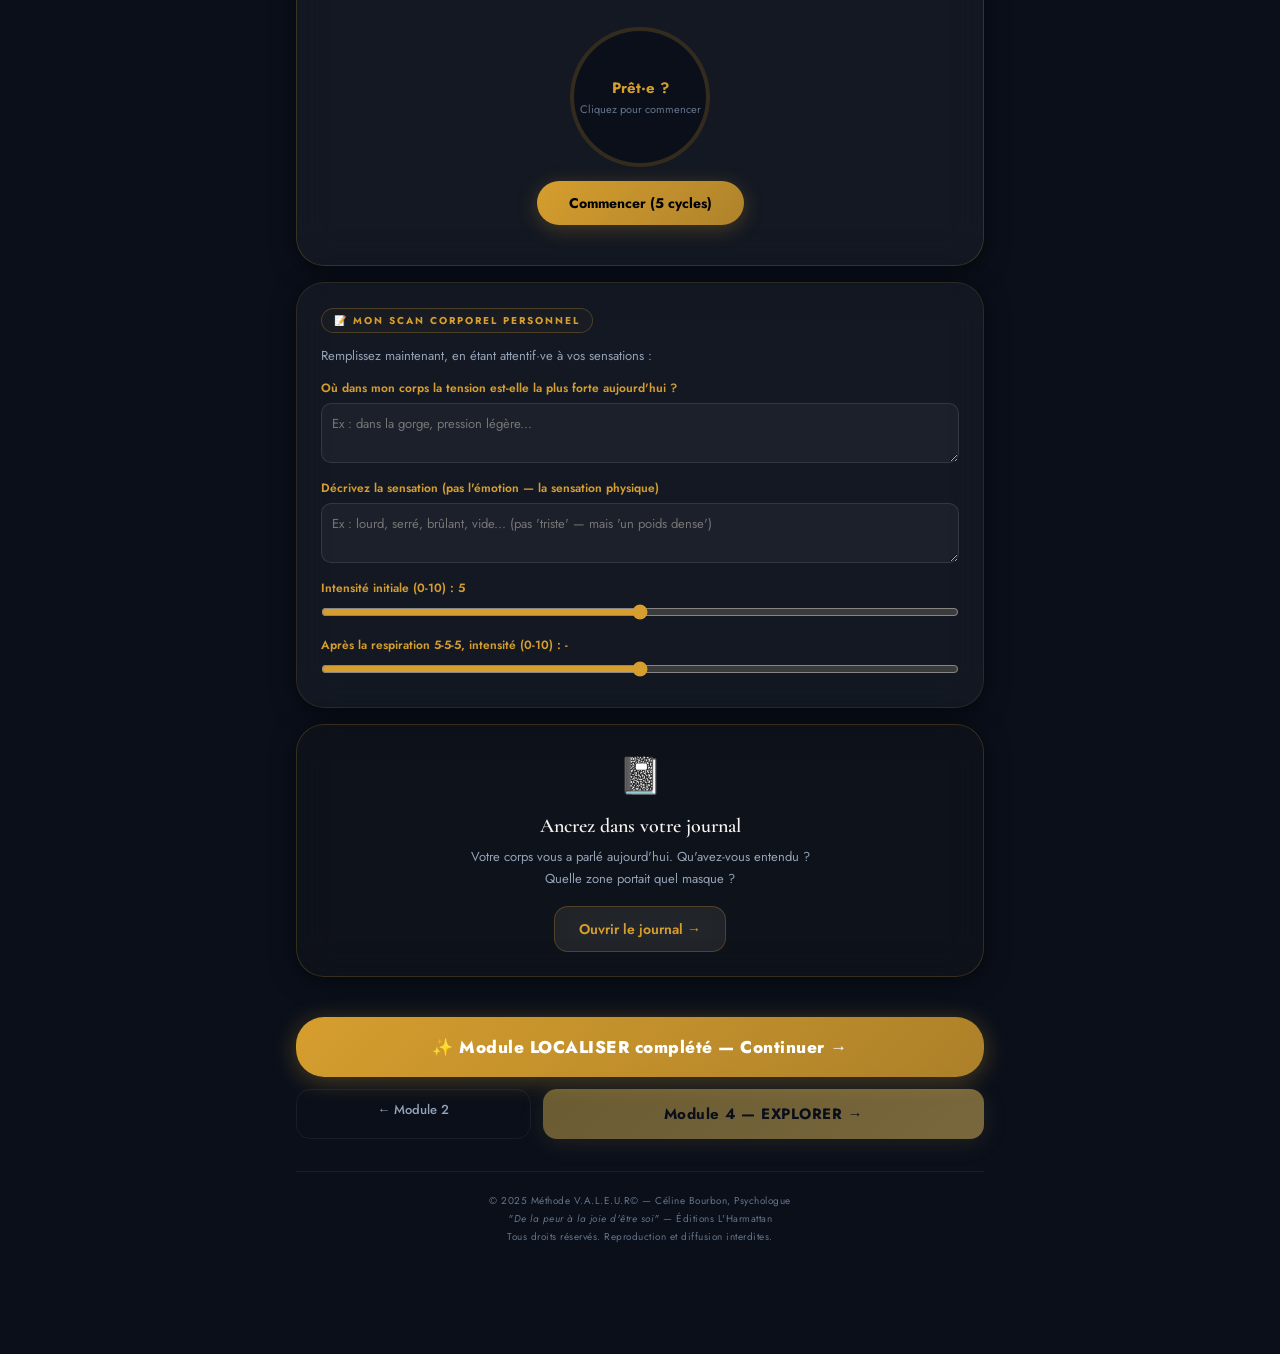
<file: module3.html>
<!DOCTYPE html>
<html lang="fr">
<head>
  <meta charset="UTF-8"/>
  <meta name="viewport" content="width=device-width,initial-scale=1,maximum-scale=1"/>
  <meta name="robots" content="noindex,nofollow"/>
  <title>Module 3 — LOCALISER · V.A.L.E.U.R©</title>
  <link rel="preconnect" href="https://fonts.googleapis.com"/>
  <link href="https://fonts.googleapis.com/css2?family=Cormorant+Garamond:ital,wght@0,300;0,400;0,600;0,700;1,400;1,600&family=Jost:wght@300;400;500;600;700;800&display=swap" rel="stylesheet"/>
  <style>
/* ═══════════════════════════════════════════════════════════════════
   DESIGN SYSTEM — V.A.L.E.U.R© Premium Glassmorphism
   © 2025 Méthode V.A.L.E.U.R© — Céline Bourbon, Psychologue
   "De la peur à la joie d'être soi" — Éditions L'Harmattan
   Tous droits réservés. Reproduction interdite.
   ═══════════════════════════════════════════════════════════════════ */

/* ── GOOGLE FONTS ─────────────────────────────────────────────────── */
@import url('https://fonts.googleapis.com/css2?family=Cormorant+Garamond:ital,wght@0,300;0,400;0,600;0,700;1,400;1,600&family=Jost:wght@300;400;500;600;700;800&display=swap');

/* ── CSS VARIABLES ────────────────────────────────────────────────── */
:root {
  /* Backgrounds */
  --bg-void:      #050a12;
  --bg-deep:      #0a0f1a;
  --bg-mid:       #111827;
  --bg-surface:   #1a2235;
  --bg-raised:    #243047;

  /* Glass */
  --glass-bg:     rgba(255,255,255,0.04);
  --glass-bg-2:   rgba(255,255,255,0.07);
  --glass-bg-3:   rgba(255,255,255,0.11);
  --glass-border: rgba(255,255,255,0.10);
  --glass-border-2: rgba(255,255,255,0.18);
  --glass-glow:   rgba(201,168,76,0.12);

  /* Gold */
  --gold:         #c9a84c;
  --gold-light:   #f0d080;
  --gold-dim:     rgba(201,168,76,0.3);
  --gold-glow:    rgba(201,168,76,0.15);

  /* Text */
  --text-bright:  #f7f3ee;
  --text-main:    #e2e8f0;
  --text-muted:   #94a3b8;
  --text-dim:     #64748b;

  /* 7 Masques */
  --rouge:        #e53e3e;
  --rouge-glow:   rgba(229,62,62,0.25);
  --orange:       #ed8936;
  --orange-glow:  rgba(237,137,54,0.25);
  --jaune:        #d69e2e;
  --jaune-glow:   rgba(214,158,46,0.25);
  --vert:         #38a169;
  --vert-glow:    rgba(56,161,105,0.25);
  --bleu:         #3182ce;
  --bleu-glow:    rgba(49,130,206,0.25);
  --indigo:       #5a67d8;
  --indigo-glow:  rgba(90,103,216,0.25);
  --violet:       #805ad5;
  --violet-glow:  rgba(128,90,213,0.25);

  /* Borders */
  --border-dim:   rgba(255,255,255,0.06);
  --border-mid:   rgba(255,255,255,0.10);
  --border-gold:  rgba(201,168,76,0.35);

  /* Radius */
  --r-sm:  8px;
  --r-md:  14px;
  --r-lg:  20px;
  --r-xl:  28px;
  --r-2xl: 36px;

  /* Shadows */
  --shadow-sm:   0 2px 8px rgba(0,0,0,0.4);
  --shadow-md:   0 4px 24px rgba(0,0,0,0.5);
  --shadow-lg:   0 8px 40px rgba(0,0,0,0.6);
  --shadow-gold: 0 4px 24px rgba(201,168,76,0.25);
  --shadow-glow: 0 0 40px rgba(201,168,76,0.12);

  /* Blur */
  --blur-sm: blur(12px);
  --blur-md: blur(20px);
  --blur-lg: blur(32px);

  /* Transitions */
  --ease-out:   cubic-bezier(0.16,1,0.3,1);
  --ease-spring:cubic-bezier(0.34,1.56,0.64,1);
  --ease-inout: cubic-bezier(0.4,0,0.2,1);
  --t-fast:  0.15s;
  --t-mid:   0.3s;
  --t-slow:  0.5s;
}

/* ── RESET ────────────────────────────────────────────────────────── */
*,*::before,*::after { box-sizing:border-box; margin:0; padding:0; }
html { scroll-behavior:smooth; -webkit-text-size-adjust:100%; }
body {
  font-family:'Jost',sans-serif;
  background:var(--bg-deep);
  color:var(--text-main);
  min-height:100vh;
  overflow-x:hidden;
  -webkit-font-smoothing:antialiased;
}

/* ── ANTI-COPY PROTECTION ──────────────────────────────────────────── */
body {
  -webkit-user-select:none;
  -moz-user-select:none;
  -ms-user-select:none;
  user-select:none;
}
input, textarea { user-select:text !important; }

/* ── BACKGROUND MESH ──────────────────────────────────────────────── */
.bg-mesh {
  position:fixed; inset:0; z-index:-1;
  background:
    radial-gradient(ellipse 80% 60% at 20% -10%, rgba(128,90,213,0.12) 0%, transparent 60%),
    radial-gradient(ellipse 60% 50% at 80% 100%, rgba(49,130,206,0.10) 0%, transparent 60%),
    radial-gradient(ellipse 40% 40% at 50% 50%, rgba(201,168,76,0.04) 0%, transparent 70%),
    linear-gradient(160deg, #0a0f1a 0%, #0d1520 50%, #0a1128 100%);
}
.bg-mesh::after {
  content:'';
  position:absolute; inset:0;
  background-image:url("data:image/svg+xml,%3Csvg viewBox='0 0 200 200' xmlns='http://www.w3.org/2000/svg'%3E%3Cfilter id='noise'%3E%3CfeTurbulence type='fractalNoise' baseFrequency='0.9' numOctaves='4' stitchTiles='stitch'/%3E%3C/filter%3E%3Crect width='100%25' height='100%25' filter='url(%23noise)' opacity='0.035'/%3E%3C/svg%3E");
  opacity:0.4; pointer-events:none;
}

/* ── GLASS CARD ───────────────────────────────────────────────────── */
.glass {
  background:var(--glass-bg);
  backdrop-filter:var(--blur-md);
  -webkit-backdrop-filter:var(--blur-md);
  border:1px solid var(--glass-border);
  border-radius:var(--r-lg);
}
.glass-2 {
  background:var(--glass-bg-2);
  backdrop-filter:var(--blur-md);
  -webkit-backdrop-filter:var(--blur-md);
  border:1px solid var(--glass-border-2);
  border-radius:var(--r-lg);
}
.glass-card {
  background:var(--glass-bg);
  backdrop-filter:var(--blur-md);
  -webkit-backdrop-filter:var(--blur-md);
  border:1px solid var(--glass-border);
  border-radius:var(--r-xl);
  box-shadow:var(--shadow-md);
  padding:24px;
  transition:border-color var(--t-mid) var(--ease-out),
             box-shadow var(--t-mid) var(--ease-out),
             transform var(--t-mid) var(--ease-out);
}
.glass-card:hover {
  border-color:rgba(255,255,255,0.16);
  box-shadow:var(--shadow-lg), var(--shadow-glow);
  transform:translateY(-2px);
}
.glass-card-gold {
  border-color:var(--border-gold);
  box-shadow:var(--shadow-md), 0 0 30px rgba(201,168,76,0.08);
}

/* ── STICKY GLASS HEADER ──────────────────────────────────────────── */
.glass-header {
  position:fixed;
  top:0; left:0; right:0;
  z-index:200;
  background:rgba(10,15,26,0.85);
  backdrop-filter:var(--blur-md);
  -webkit-backdrop-filter:var(--blur-md);
  border-bottom:1px solid var(--glass-border);
  height:56px;
  display:flex;
  align-items:center;
  padding:0 16px;
  gap:12px;
}
.header-logo {
  font-family:'Cormorant Garamond',serif;
  color:var(--gold);
  font-size:18px;
  font-weight:700;
  letter-spacing:1px;
  white-space:nowrap;
}
.header-subtitle {
  font-size:11px;
  color:var(--text-dim);
  white-space:nowrap;
  font-weight:400;
  letter-spacing:0.5px;
}
.header-spacer { flex:1; }
.header-progress-mini {
  display:flex;
  align-items:center;
  gap:6px;
}

/* ── PROGRESS BAR (sticky override) ─────────────────────────────── */
#valeur-progress-bar {
  position:fixed !important;
  top:56px !important;
  left:0; right:0;
  z-index:190;
  background:rgba(10,15,26,0.9) !important;
  backdrop-filter:var(--blur-sm);
  -webkit-backdrop-filter:var(--blur-sm);
  border-bottom:1px solid var(--border-dim) !important;
  padding:8px 16px !important;
}

/* ── PAGE LAYOUT ──────────────────────────────────────────────────── */
.page-content {
  padding-top:108px; /* header + progress bar */
  padding-bottom:100px;
  max-width:720px;
  margin:0 auto;
  padding-left:16px;
  padding-right:16px;
}

/* ── TYPOGRAPHY ───────────────────────────────────────────────────── */
.display-title {
  font-family:'Cormorant Garamond',serif;
  font-size:clamp(28px,6vw,48px);
  font-weight:600;
  line-height:1.15;
  color:var(--text-bright);
  letter-spacing:-0.5px;
}
.display-title em {
  color:var(--gold);
  font-style:italic;
}
.section-title {
  font-family:'Cormorant Garamond',serif;
  font-size:clamp(20px,4vw,28px);
  font-weight:600;
  color:var(--text-bright);
  margin-bottom:16px;
}
.label-gold {
  display:inline-flex;
  align-items:center;
  gap:6px;
  font-size:10px;
  font-weight:700;
  letter-spacing:2px;
  text-transform:uppercase;
  color:var(--gold);
  border:1px solid var(--border-gold);
  padding:4px 12px;
  border-radius:20px;
  background:rgba(201,168,76,0.06);
}
.text-muted { color:var(--text-muted); font-size:14px; line-height:1.7; }
.text-dim { color:var(--text-dim); font-size:13px; }

/* ── BUTTONS ──────────────────────────────────────────────────────── */
.btn-primary {
  display:inline-flex;
  align-items:center;
  justify-content:center;
  gap:8px;
  background:linear-gradient(135deg,var(--gold),#e8c060);
  color:#0a0f1a;
  border:none;
  border-radius:var(--r-md);
  padding:14px 28px;
  font-family:'Jost',sans-serif;
  font-size:15px;
  font-weight:700;
  cursor:pointer;
  letter-spacing:0.5px;
  box-shadow:var(--shadow-gold);
  transition:all var(--t-mid) var(--ease-spring);
}
.btn-primary:hover {
  transform:translateY(-2px) scale(1.02);
  box-shadow:0 8px 32px rgba(201,168,76,0.45);
}
.btn-primary:active { transform:scale(0.98); }

.btn-glass {
  display:inline-flex;
  align-items:center;
  justify-content:center;
  gap:8px;
  background:var(--glass-bg-2);
  backdrop-filter:var(--blur-sm);
  color:var(--text-main);
  border:1px solid var(--glass-border-2);
  border-radius:var(--r-md);
  padding:12px 24px;
  font-family:'Jost',sans-serif;
  font-size:14px;
  font-weight:600;
  cursor:pointer;
  transition:all var(--t-mid) var(--ease-out);
}
.btn-glass:hover {
  background:var(--glass-bg-3);
  border-color:rgba(255,255,255,0.25);
  transform:translateY(-1px);
}

.btn-ghost {
  background:none;
  border:1px solid var(--border-dim);
  color:var(--text-muted);
  border-radius:var(--r-md);
  padding:10px 20px;
  font-family:'Jost',sans-serif;
  font-size:13px;
  font-weight:500;
  cursor:pointer;
  transition:all var(--t-fast) var(--ease-out);
}
.btn-ghost:hover { border-color:var(--glass-border-2); color:var(--text-main); }

/* ── FAB — FLOATING ACTION BUTTON ────────────────────────────────── */
.fab {
  position:fixed;
  bottom:28px;
  right:20px;
  z-index:300;
  width:58px;
  height:58px;
  border-radius:50%;
  background:linear-gradient(135deg,var(--gold),#e8c060);
  border:none;
  cursor:pointer;
  display:flex;
  align-items:center;
  justify-content:center;
  font-size:22px;
  box-shadow:0 6px 24px rgba(201,168,76,0.5), 0 2px 8px rgba(0,0,0,0.5);
  animation:fab-float 3s ease-in-out infinite;
  transition:transform var(--t-mid) var(--ease-spring), box-shadow var(--t-mid);
}
.fab:hover {
  transform:scale(1.12) translateY(-2px);
  box-shadow:0 10px 36px rgba(201,168,76,0.65), 0 2px 12px rgba(0,0,0,0.5);
  animation:none;
}
.fab:active { transform:scale(0.94); }
@keyframes fab-float {
  0%,100% { transform:translateY(0); }
  50%      { transform:translateY(-6px); }
}

/* ── MODAL OVERLAY ────────────────────────────────────────────────── */
.modal-overlay {
  position:fixed;
  inset:0;
  z-index:400;
  background:rgba(5,10,18,0.85);
  backdrop-filter:blur(8px);
  -webkit-backdrop-filter:blur(8px);
  display:flex;
  align-items:flex-end;
  justify-content:center;
  padding:16px;
  opacity:0;
  visibility:hidden;
  transition:all var(--t-mid) var(--ease-out);
}
.modal-overlay.open {
  opacity:1;
  visibility:visible;
}
.modal-sheet {
  background:rgba(15,22,38,0.95);
  backdrop-filter:var(--blur-lg);
  -webkit-backdrop-filter:var(--blur-lg);
  border:1px solid var(--glass-border-2);
  border-radius:var(--r-2xl) var(--r-2xl) var(--r-lg) var(--r-lg);
  width:100%;
  max-width:600px;
  max-height:90vh;
  overflow-y:auto;
  padding:28px 24px;
  transform:translateY(40px);
  transition:transform var(--t-mid) var(--ease-spring);
  box-shadow:0 -8px 60px rgba(0,0,0,0.6);
}
.modal-overlay.open .modal-sheet {
  transform:translateY(0);
}
.modal-handle {
  width:40px;
  height:4px;
  background:var(--glass-border-2);
  border-radius:2px;
  margin:0 auto 20px;
}

/* ── JOURNAL FORM ─────────────────────────────────────────────────── */
.journal-step {
  background:var(--glass-bg);
  border:1px solid var(--glass-border);
  border-radius:var(--r-lg);
  padding:18px;
  margin-bottom:12px;
  transition:border-color var(--t-mid);
}
.journal-step.active {
  border-color:var(--border-gold);
  background:rgba(201,168,76,0.04);
}
.journal-step-header {
  display:flex;
  align-items:center;
  gap:12px;
  margin-bottom:10px;
}
.journal-letter {
  width:34px;
  height:34px;
  border-radius:10px;
  background:linear-gradient(135deg,var(--gold),#e8c060);
  color:#0a0f1a;
  font-size:16px;
  font-weight:800;
  display:flex;
  align-items:center;
  justify-content:center;
  flex-shrink:0;
  font-family:'Cormorant Garamond',serif;
}
.journal-label {
  font-weight:700;
  font-size:13px;
  color:var(--text-bright);
}
.journal-sublabel {
  font-size:11px;
  color:var(--text-dim);
  line-height:1.5;
}
.journal-textarea {
  width:100%;
  background:rgba(255,255,255,0.03);
  border:1px solid var(--border-dim);
  border-radius:var(--r-sm);
  color:var(--text-main);
  font-family:'Jost',sans-serif;
  font-size:14px;
  line-height:1.7;
  padding:12px 14px;
  resize:vertical;
  min-height:80px;
  transition:border-color var(--t-fast);
  user-select:text;
}
.journal-textarea:focus {
  outline:none;
  border-color:var(--border-gold);
  background:rgba(201,168,76,0.03);
}
.journal-textarea::placeholder { color:var(--text-dim); }

/* ── MASQUE SELECTOR ──────────────────────────────────────────────── */
.masque-grid {
  display:grid;
  grid-template-columns:repeat(7,1fr);
  gap:8px;
}
.masque-chip {
  aspect-ratio:1;
  border-radius:10px;
  background:var(--glass-bg);
  border:2px solid transparent;
  cursor:pointer;
  display:flex;
  flex-direction:column;
  align-items:center;
  justify-content:center;
  gap:4px;
  transition:all var(--t-mid) var(--ease-spring);
  font-size:18px;
}
.masque-chip:hover { transform:scale(1.1); }
.masque-chip.selected {
  border-color:currentColor;
  transform:scale(1.08);
}
.masque-chip-dot {
  width:8px;
  height:8px;
  border-radius:50%;
}

/* ── MODULE CARDS ─────────────────────────────────────────────────── */
.module-card {
  position:relative;
  background:var(--glass-bg);
  backdrop-filter:var(--blur-md);
  -webkit-backdrop-filter:var(--blur-md);
  border:1px solid var(--glass-border);
  border-radius:var(--r-xl);
  padding:22px;
  overflow:hidden;
  transition:all var(--t-mid) var(--ease-out);
  cursor:pointer;
  text-decoration:none;
  display:block;
}
.module-card::before {
  content:'';
  position:absolute;
  top:0; left:0; right:0;
  height:3px;
  background:linear-gradient(90deg,var(--module-color,var(--gold)),transparent);
  opacity:0.8;
}
.module-card:hover {
  border-color:rgba(255,255,255,0.16);
  transform:translateY(-3px);
  box-shadow:0 12px 40px rgba(0,0,0,0.4), 0 0 0 1px rgba(255,255,255,0.08);
}
.module-card.done::after {
  content:'✓';
  position:absolute;
  top:14px; right:16px;
  width:26px; height:26px;
  border-radius:50%;
  background:linear-gradient(135deg,var(--gold),#e8c060);
  color:#0a0f1a;
  font-weight:900;
  font-size:13px;
  display:flex;
  align-items:center;
  justify-content:center;
}
.module-number {
  font-family:'Cormorant Garamond',serif;
  font-size:11px;
  font-weight:400;
  letter-spacing:2px;
  text-transform:uppercase;
  color:var(--text-dim);
  margin-bottom:8px;
}
.module-letter {
  font-family:'Cormorant Garamond',serif;
  font-size:42px;
  font-weight:700;
  line-height:1;
  margin-bottom:6px;
  background:linear-gradient(135deg,var(--module-color,var(--gold)),color-mix(in srgb,var(--module-color,var(--gold)) 60%,white));
  -webkit-background-clip:text;
  -webkit-text-fill-color:transparent;
  background-clip:text;
}
.module-name {
  font-size:16px;
  font-weight:700;
  color:var(--text-bright);
  letter-spacing:1px;
  text-transform:uppercase;
  margin-bottom:8px;
}
.module-desc { font-size:13px; color:var(--text-muted); line-height:1.6; }

/* ── STAT CARDS ───────────────────────────────────────────────────── */
.stat-grid {
  display:grid;
  grid-template-columns:repeat(2,1fr);
  gap:12px;
}
.stat-card {
  background:var(--glass-bg);
  backdrop-filter:var(--blur-sm);
  border:1px solid var(--glass-border);
  border-radius:var(--r-lg);
  padding:18px;
  text-align:center;
}
.stat-value {
  font-family:'Cormorant Garamond',serif;
  font-size:36px;
  font-weight:700;
  color:var(--gold);
  line-height:1;
  margin-bottom:6px;
}
.stat-label { font-size:11px; color:var(--text-dim); letter-spacing:1px; text-transform:uppercase; }

/* ── CONFETTI SYSTEM ──────────────────────────────────────────────── */
.confetti-canvas {
  position:fixed;
  inset:0;
  z-index:9999;
  pointer-events:none;
}

/* ── ANIMATIONS ───────────────────────────────────────────────────── */
@keyframes fadeInUp {
  from { opacity:0; transform:translateY(24px); }
  to   { opacity:1; transform:translateY(0); }
}
@keyframes fadeIn {
  from { opacity:0; }
  to   { opacity:1; }
}
@keyframes scaleIn {
  from { opacity:0; transform:scale(0.92); }
  to   { opacity:1; transform:scale(1); }
}
@keyframes shimmer {
  0%   { background-position:-200% center; }
  100% { background-position:200% center; }
}
@keyframes pulse-gold {
  0%,100% { box-shadow:0 0 0 0 rgba(201,168,76,0.4); }
  50%      { box-shadow:0 0 0 8px rgba(201,168,76,0); }
}

.animate-in { animation:fadeInUp 0.6s var(--ease-spring) both; }
.animate-in-2 { animation:fadeInUp 0.6s var(--ease-spring) 0.1s both; }
.animate-in-3 { animation:fadeInUp 0.6s var(--ease-spring) 0.2s both; }
.animate-in-4 { animation:fadeInUp 0.6s var(--ease-spring) 0.3s both; }
.animate-in-5 { animation:fadeInUp 0.6s var(--ease-spring) 0.4s both; }

/* ── DIVIDER ──────────────────────────────────────────────────────── */
.gold-divider {
  height:1px;
  background:linear-gradient(90deg,transparent,var(--border-gold),transparent);
  margin:28px 0;
}

/* ── TOAST / NOTIFICATION ────────────────────────────────────────── */
.toast {
  position:fixed;
  bottom:96px;
  left:50%;
  transform:translateX(-50%) translateY(20px);
  background:rgba(15,22,38,0.95);
  backdrop-filter:var(--blur-md);
  border:1px solid var(--border-gold);
  border-radius:var(--r-lg);
  padding:12px 20px;
  font-size:14px;
  font-weight:600;
  color:var(--text-bright);
  opacity:0;
  transition:all var(--t-mid) var(--ease-spring);
  white-space:nowrap;
  z-index:350;
  box-shadow:var(--shadow-gold);
}
.toast.show {
  opacity:1;
  transform:translateX(-50%) translateY(0);
}

/* ── COPYRIGHT FOOTER ────────────────────────────────────────────── */
.copyright-footer {
  text-align:center;
  padding:20px 16px 8px;
  font-size:10px;
  color:var(--text-dim);
  letter-spacing:0.5px;
  line-height:1.8;
  border-top:1px solid var(--border-dim);
  margin-top:32px;
}
.copyright-footer a { color:var(--gold); text-decoration:none; }

/* ── SCROLLBAR ────────────────────────────────────────────────────── */
::-webkit-scrollbar { width:4px; }
::-webkit-scrollbar-track { background:transparent; }
::-webkit-scrollbar-thumb { background:var(--border-mid); border-radius:2px; }
::-webkit-scrollbar-thumb:hover { background:var(--glass-border-2); }

/* ── MOBILE RESPONSIVE ────────────────────────────────────────────── */
@media (max-width:480px) {
  .glass-card { padding:18px; border-radius:var(--r-lg); }
  .stat-grid { grid-template-columns:1fr 1fr; gap:8px; }
  .masque-grid { gap:6px; }
  .page-content { padding-top:100px; padding-left:12px; padding-right:12px; }
}

/* ── MODULE PAGE SPECIFICS ────────────────────────────────────────── */
.module-hero {
  border-radius:var(--r-xl);
  padding:32px 24px;
  margin-bottom:24px;
  position:relative;
  overflow:hidden;
}
.module-hero::before {
  content:'';
  position:absolute;
  inset:0;
  background:radial-gradient(ellipse 70% 60% at 30% 50%,var(--module-color-glow,rgba(201,168,76,0.15)),transparent 70%);
  pointer-events:none;
}
.exercise-card {
  background:var(--glass-bg);
  border:1px solid var(--glass-border);
  border-radius:var(--r-lg);
  padding:20px;
  margin-bottom:12px;
  transition:all var(--t-mid);
}
.exercise-number {
  width:28px; height:28px;
  border-radius:8px;
  background:linear-gradient(135deg,var(--module-color,var(--gold)),color-mix(in srgb,var(--module-color,var(--gold)) 70%,white));
  color:#0a0f1a;
  font-weight:800;
  font-size:13px;
  display:inline-flex;
  align-items:center;
  justify-content:center;
  margin-right:12px;
  flex-shrink:0;
}
.step-item {
  display:flex;
  align-items:flex-start;
  gap:14px;
  padding:16px 0;
  border-bottom:1px solid var(--border-dim);
}
.step-item:last-child { border-bottom:none; }
.step-dot {
  width:10px; height:10px;
  border-radius:50%;
  background:var(--module-color,var(--gold));
  margin-top:5px;
  flex-shrink:0;
  box-shadow:0 0 8px var(--module-color,var(--gold));
}

</style>
  <script src="valeur-config.js"></script>
  <style>
    :root {
      --module-color:#d69e2e;
      --module-color-glow:rgba(214,158,46,0.15);
    }
    .accroche-box {
      background:rgba(255,255,255,0.02);
      border-left:3px solid #ed8936;
      border-radius:0 var(--r-lg) var(--r-lg) 0;
      padding:18px 20px; margin-bottom:16px;
      font-family:'Cormorant Garamond',serif;
      font-size:16px; font-style:italic;
      color:var(--text-bright); line-height:1.8;
    }
    .complete-btn {
      width:100%; padding:18px;
      background:linear-gradient(135deg,#d69e2e,#d69e2ecc);
      border:none; border-radius:var(--r-xl);
      font-family:'Jost',sans-serif;
      font-size:17px; font-weight:800;
      color:#fff; cursor:pointer; margin:24px 0 12px;
      box-shadow:0 4px 24px #d69e2e55;
      transition:all 0.3s var(--ease-spring);
      letter-spacing:0.5px;
    }
    .complete-btn:hover { transform:translateY(-2px); box-shadow:0 8px 36px #d69e2e66; }
    .complete-btn:disabled {
      background:linear-gradient(135deg,var(--vert),#2d8a5a);
      cursor:default; transform:none;
    }
    .phase-tag {
      display:inline-flex; align-items:center; gap:6px;
      background:#d69e2e18; border:1px solid #d69e2e44;
      border-radius:20px; padding:4px 14px;
      font-size:11px; font-weight:700;
      color:#d69e2e; letter-spacing:1px;
      text-transform:uppercase;
    }
  </style>
</head>
<body>
  <div class="bg-mesh"></div>
  <header class="glass-header">
    <a href="module2.html" style="color:var(--text-muted);font-size:18px;padding:4px 8px;text-decoration:none;line-height:1;">←</a>
    <div class="header-logo" style="color:#d69e2e;">L</div>
    <div class="header-subtitle">LOCALISER</div>
    <div class="header-spacer"></div>
    <button onclick="VALEUR_JOURNAL.open()" style="background:none;border:1px solid var(--border-gold);border-radius:20px;padding:5px 14px;color:var(--gold);font-size:12px;font-weight:600;cursor:pointer;font-family:'Jost',sans-serif;">📓 Journal</button>
  </header>
  <div id="valeur-progress-bar"></div>

  <main class="page-content">

        <!-- HERO -->
    <div class="module-hero glass-card animate-in" style="background:linear-gradient(135deg,rgba(214,158,46,0.15),#d69e2e05);">
      <div style="display:flex;align-items:center;gap:10px;margin-bottom:14px;">
        <div class="phase-tag">MODULE 3</div>
        <span style="font-size:28px;">📍</span>
      </div>
      <div style="font-family:'Cormorant Garamond',serif;font-size:clamp(28px,6vw,46px);font-weight:700;color:#d69e2e;line-height:1;margin-bottom:10px;letter-spacing:2px;">L</div>
      <h1 style="font-family:'Cormorant Garamond',serif;font-size:clamp(22px,4vw,32px);font-weight:600;color:var(--text-bright);margin-bottom:8px;">LOCALISER</h1>
      <p style="font-size:14px;color:var(--text-muted);">Trouver où l'émotion vit dans votre corps</p>
    </div>

    <div class="accroche-box animate-in-2" style="border-color:#d69e2e;">Votre corps sait avant votre tête. Il y a une gorge serrée, un ventre noué, une poitrine lourde. Ce n'est pas "dans votre tête" — c'est votre système nerveux qui parle.</div>

    <!-- POURQUOI C'EST PUISSANT -->
    <div class="glass-card animate-in-2" style="margin-bottom:16px;">
      <div class="label-gold" style="margin-bottom:12px;border-color:#d69e2e44;color:#d69e2e;background:#d69e2e08;">🧠 POURQUOI LOCALISER EST PUISSANT</div>
      <p class="text-muted" style="margin-bottom:12px;">Vos masques maintiennent votre corps en état d'alerte permanent (système sympathique activé). En prenant conscience de ces sensations, vous <strong style="color:var(--text-bright);">signalez à votre système nerveux</strong> : <em>"Pas de danger réel, tu peux te calmer."</em></p>
      <div style="background:rgba(201,168,76,0.06);border:1px solid var(--border-gold);border-radius:12px;padding:12px;">
        <p style="font-size:12px;color:var(--gold);line-height:1.6;margin:0;">💡 <strong>Tout ce qui ne s'exprime pas s'imprime.</strong> Les tensions corporelles chroniques sont le symptôme de masques portés trop longtemps. Localiser, c'est les mettre en lumière.</p>
      </div>
    </div>

    <!-- CARTE DES ZONES -->
    <div class="glass-card" style="margin-bottom:16px;">
      <div class="label-gold" style="margin-bottom:12px;border-color:#d69e2e44;color:#d69e2e;background:#d69e2e08;">🗺️ CARTE DES ZONES — OÙ SE LOGENT LES MASQUES ?</div>
      <div id="body-map" style="display:flex;gap:16px;align-items:flex-start;flex-wrap:wrap;">
        <div style="flex:0 0 auto;">
          <svg id="body-svg" width="120" height="280" viewBox="0 0 120 280">
            <!-- Head -->
            <ellipse cx="60" cy="28" rx="22" ry="26" fill="rgba(214,158,46,0.08)" stroke="rgba(214,158,46,0.3)" stroke-width="1.5"/>
            <!-- Neck -->
            <rect x="52" y="52" width="16" height="14" rx="4" fill="rgba(214,158,46,0.06)" stroke="rgba(214,158,46,0.2)" stroke-width="1"/>
            <!-- Shoulders + chest -->
            <ellipse cx="60" cy="90" rx="38" ry="30" fill="rgba(214,158,46,0.06)" stroke="rgba(214,158,46,0.2)" stroke-width="1"/>
            <!-- Torso -->
            <rect x="32" y="105" width="56" height="70" rx="10" id="z-ventre" fill="rgba(214,158,46,0.06)" stroke="rgba(214,158,46,0.2)" stroke-width="1.5" cursor="pointer" onclick="selectZone('ventre')" style="transition:all .3s;"/>
            <!-- Arms -->
            <rect x="10" y="68" width="20" height="80" rx="10" fill="rgba(214,158,46,0.05)" stroke="rgba(214,158,46,0.15)" stroke-width="1"/>
            <rect x="90" y="68" width="20" height="80" rx="10" fill="rgba(214,158,46,0.05)" stroke="rgba(214,158,46,0.15)" stroke-width="1"/>
            <!-- Legs -->
            <rect x="36" y="178" width="22" height="80" rx="10" fill="rgba(214,158,46,0.05)" stroke="rgba(214,158,46,0.15)" stroke-width="1"/>
            <rect x="62" y="178" width="22" height="80" rx="10" fill="rgba(214,158,46,0.05)" stroke="rgba(214,158,46,0.15)" stroke-width="1"/>
            <!-- Clickable zones overlays -->
            <ellipse cx="60" cy="28" rx="22" ry="26" fill="transparent" stroke="transparent" stroke-width="4" cursor="pointer" onclick="selectZone('tete')" id="z-tete"/>
            <ellipse cx="60" cy="72" rx="22" ry="12" fill="transparent" stroke="transparent" stroke-width="4" cursor="pointer" onclick="selectZone('gorge')" id="z-gorge"/>
            <ellipse cx="60" cy="90" rx="30" ry="20" fill="transparent" stroke="transparent" stroke-width="4" cursor="pointer" onclick="selectZone('poitrine')" id="z-poitrine"/>
          </svg>
          <p style="color:var(--text-dim);font-size:11px;text-align:center;margin-top:4px;">Cliquez sur une zone</p>
        </div>
        <div style="flex:1;min-width:160px;">
          <div id="zone-info" style="background:#d69e2e08;border:1px solid #d69e2e22;border-radius:12px;padding:14px;">
            <p style="font-size:13px;color:var(--text-muted);line-height:1.7;">Cliquez sur une zone du corps pour découvrir ce qu'elle signifie...</p>
          </div>
          <div style="margin-top:10px;display:flex;flex-direction:column;gap:6px;">
            <button onclick="selectZone('tete')" style="padding:7px 12px;background:#d69e2e08;border:1px solid #d69e2e22;border-radius:8px;color:var(--text-muted);font-family:'Jost',sans-serif;font-size:12px;cursor:pointer;text-align:left;transition:all .2s;">🧠 Tête</button>
            <button onclick="selectZone('gorge')" style="padding:7px 12px;background:#d69e2e08;border:1px solid #d69e2e22;border-radius:8px;color:var(--text-muted);font-family:'Jost',sans-serif;font-size:12px;cursor:pointer;text-align:left;transition:all .2s;">🗣️ Gorge</button>
            <button onclick="selectZone('poitrine')" style="padding:7px 12px;background:#d69e2e08;border:1px solid #d69e2e22;border-radius:8px;color:var(--text-muted);font-family:'Jost',sans-serif;font-size:12px;cursor:pointer;text-align:left;transition:all .2s;">❤️ Poitrine</button>
            <button onclick="selectZone('ventre')" style="padding:7px 12px;background:#d69e2e08;border:1px solid #d69e2e22;border-radius:8px;color:var(--text-muted);font-family:'Jost',sans-serif;font-size:12px;cursor:pointer;text-align:left;transition:all .2s;">🫃 Ventre / plexus</button>
            <button onclick="selectZone('dos')" style="padding:7px 12px;background:#d69e2e08;border:1px solid #d69e2e22;border-radius:8px;color:var(--text-muted);font-family:'Jost',sans-serif;font-size:12px;cursor:pointer;text-align:left;transition:all .2s;">🦴 Dos</button>
          </div>
        </div>
      </div>
    </div>

    <!-- PROTOCOLE BODY SCAN -->
    <div class="glass-card" style="margin-bottom:16px;">
      <div class="label-gold" style="margin-bottom:14px;border-color:#d69e2e44;color:#d69e2e;background:#d69e2e08;">📋 PROTOCOLE BODY SCAN V.A.L.E.U.R© — 4 ÉTAPES</div>
      <div style="display:flex;flex-direction:column;gap:8px;">
        <div style="background:#d69e2e08;border:1px solid #d69e2e22;border-radius:14px;overflow:hidden;">
          <div onclick="tAcc3(0)" style="padding:14px;cursor:pointer;display:flex;align-items:center;justify-content:space-between;">
            <span style="font-size:14px;font-weight:600;color:var(--text-bright);">Étape 1 — PAUSE &amp; ANCRAGE</span>
            <span id="ac3-0" style="color:#d69e2e;transition:transform .3s;">▼</span>
          </div>
          <div id="ab3-0" style="display:none;padding:0 14px 14px;">
            <p class="text-muted" style="font-size:13px;line-height:1.8;">• Posez vos pieds à plat sur le sol<br>• Prenez 3 respirations conscientes et lentes<br>• Question d'entrée : <em style="color:#d69e2e;">"Comment mon corps se sent-il en ce moment ?"</em></p>
          </div>
        </div>
        <div style="background:#d69e2e08;border:1px solid #d69e2e22;border-radius:14px;overflow:hidden;">
          <div onclick="tAcc3(1)" style="padding:14px;cursor:pointer;display:flex;align-items:center;justify-content:space-between;">
            <span style="font-size:14px;font-weight:600;color:var(--text-bright);">Étape 2 — SCAN DESCENDANT</span>
            <span id="ac3-1" style="color:#d69e2e;transition:transform .3s;">▼</span>
          </div>
          <div id="ab3-1" style="display:none;padding:0 14px 14px;">
            <p class="text-muted" style="font-size:13px;line-height:1.8;">Du sommet du crâne aux pieds, zone par zone :<br>Tête → Nuque → Épaules → Poitrine → Bras → Ventre → Bas du dos → Hanches → Jambes → Pieds<br><br>Pour chaque zone : <em>"Y a-t-il une tension ? Une douleur ? Un vide ? Une chaleur ?"</em><br><br><strong style="color:#d69e2e;">Ne pas analyser — juste observer et nommer.</strong></p>
          </div>
        </div>
        <div style="background:#d69e2e08;border:1px solid #d69e2e22;border-radius:14px;overflow:hidden;">
          <div onclick="tAcc3(2)" style="padding:14px;cursor:pointer;display:flex;align-items:center;justify-content:space-between;">
            <span style="font-size:14px;font-weight:600;color:var(--text-bright);">Étape 3 — LOCALISATION PRÉCISE</span>
            <span id="ac3-2" style="color:#d69e2e;transition:transform .3s;">▼</span>
          </div>
          <div id="ab3-2" style="display:none;padding:0 14px 14px;">
            <p class="text-muted" style="font-size:13px;line-height:1.8;">• Identifiez LA zone qui attire le plus votre attention<br>• Décrivez-la : <em>"C'est où exactement ? Quelle taille ? Quelle texture ? Quelle couleur ?"</em><br>• Posez physiquement votre main sur cette zone — ce geste envoie un signal de sécurité à votre système nerveux</p>
          </div>
        </div>
        <div style="background:#d69e2e08;border:1px solid #d69e2e22;border-radius:14px;overflow:hidden;">
          <div onclick="tAcc3(3)" style="padding:14px;cursor:pointer;display:flex;align-items:center;justify-content:space-between;">
            <span style="font-size:14px;font-weight:600;color:var(--text-bright);">Étape 4 — DIALOGUE CORPOREL</span>
            <span id="ac3-3" style="color:#d69e2e;transition:transform .3s;">▼</span>
          </div>
          <div id="ab3-3" style="display:none;padding:0 14px 14px;">
            <p class="text-muted" style="font-size:13px;line-height:1.8;">• <em>"Si cette sensation pouvait parler, que dirait-elle ?"</em><br>• <em>"Depuis quand est-elle là ?"</em><br>• <em>"Quel masque porte-t-elle ?"</em><br>• <em>"Quel besoin cherche-t-elle à exprimer ?"</em><br><br>La réponse n'est pas intellectuelle — elle vient du corps. Soyez patient·e.</p>
          </div>
        </div>
      </div>
    </div>

    <!-- RESPIRATION 5-5-5 -->
    <div class="glass-card" style="margin-bottom:16px;border-color:#d69e2e33;">
      <div class="label-gold" style="margin-bottom:12px;border-color:#d69e2e44;color:#d69e2e;background:#d69e2e08;">🌬️ RESPIRATION 5-5-5 (Cohérence cardiaque)</div>
      <p class="text-muted" style="font-size:13px;margin-bottom:14px;"><strong style="color:var(--text-bright);">Pourquoi ce rythme ?</strong> 5 secondes = fréquence naturelle où le cœur et la respiration se synchronisent. Cela active le système parasympathique (l'apaisement) en 2-3 minutes. Prouvé par des centaines d'études.</p>
      <div style="text-align:center;padding:16px 10px;">
        <div id="b555-ring" style="width:140px;height:140px;border-radius:50%;border:4px solid #d69e2e33;background:var(--bg-deep);display:inline-flex;flex-direction:column;align-items:center;justify-content:center;position:relative;margin-bottom:14px;transition:all .5s ease;">
          <div id="b555-phase" style="font-size:15px;font-weight:700;color:#d69e2e;margin-bottom:2px;">Prêt·e ?</div>
          <div id="b555-count" style="font-family:'Cormorant Garamond',serif;font-size:52px;font-weight:700;color:var(--text-bright);line-height:1;"></div>
          <div id="b555-sub" style="font-size:11px;color:var(--text-dim);">Cliquez pour commencer</div>
        </div>
        <br>
        <button id="b555-btn" onclick="start555()" style="padding:12px 32px;background:linear-gradient(135deg,#d69e2e,#d69e2ecc);color:#000;border:none;border-radius:50px;cursor:pointer;font-family:'Jost',sans-serif;font-size:14px;font-weight:700;box-shadow:0 4px 20px #d69e2e44;">Commencer (5 cycles)</button>
      </div>
    </div>

    <!-- SCAN PERSONNEL -->
    <div class="glass-card" style="margin-bottom:16px;border-color:#d69e2e22;">
      <div class="label-gold" style="margin-bottom:12px;border-color:#d69e2e44;color:#d69e2e;background:#d69e2e08;">📝 MON SCAN CORPOREL PERSONNEL</div>
      <p class="text-muted" style="font-size:13px;margin-bottom:12px;">Remplissez maintenant, en étant attentif·ve à vos sensations :</p>
      <div style="display:flex;flex-direction:column;gap:10px;">
        <div>
          <label style="font-size:12px;color:#d69e2e;font-weight:600;display:block;margin-bottom:6px;">Où dans mon corps la tension est-elle la plus forte aujourd'hui ?</label>
          <textarea id="scan1" rows="2" placeholder="Ex : dans la gorge, pression légère..." style="width:100%;background:rgba(255,255,255,0.04);border:1px solid rgba(255,255,255,0.1);border-radius:10px;padding:10px;color:var(--text-main);font-family:'Jost',sans-serif;font-size:13px;resize:vertical;" oninput="saveScan()"></textarea>
        </div>
        <div>
          <label style="font-size:12px;color:#d69e2e;font-weight:600;display:block;margin-bottom:6px;">Décrivez la sensation (pas l'émotion — la sensation physique)</label>
          <textarea id="scan2" rows="2" placeholder="Ex : lourd, serré, brûlant, vide... (pas 'triste' — mais 'un poids dense')" style="width:100%;background:rgba(255,255,255,0.04);border:1px solid rgba(255,255,255,0.1);border-radius:10px;padding:10px;color:var(--text-main);font-family:'Jost',sans-serif;font-size:13px;resize:vertical;" oninput="saveScan()"></textarea>
        </div>
        <div>
          <label style="font-size:12px;color:#d69e2e;font-weight:600;display:block;margin-bottom:6px;">Intensité initiale (0-10) : <span id="scan-intensity-val">5</span></label>
          <input type="range" id="scan3" min="0" max="10" value="5" style="width:100%;accent-color:#d69e2e;" oninput="document.getElementById('scan-intensity-val').textContent=this.value;saveScan()">
        </div>
        <div>
          <label style="font-size:12px;color:#d69e2e;font-weight:600;display:block;margin-bottom:6px;">Après la respiration 5-5-5, intensité (0-10) : <span id="scan-after-val">-</span></label>
          <input type="range" id="scan4" min="0" max="10" value="5" style="width:100%;accent-color:#d69e2e;" oninput="document.getElementById('scan-after-val').textContent=this.value;saveScan()">
        </div>
      </div>
    </div>

    <div class="glass-card" style="background:#d69e2e06;border-color:#d69e2e33;text-align:center;padding:24px;margin-bottom:16px;">
      <div style="font-size:36px;margin-bottom:12px;">📓</div>
      <div style="font-family:'Cormorant Garamond',serif;font-size:20px;font-weight:600;color:var(--text-bright);margin-bottom:8px;">Ancrez dans votre journal</div>
      <p class="text-muted" style="font-size:13px;max-width:340px;margin:0 auto 16px;">Votre corps vous a parlé aujourd'hui. Qu'avez-vous entendu ? Quelle zone portait quel masque ?</p>
      <button onclick="VALEUR_JOURNAL.open()" class="btn-glass" style="border-color:#d69e2e44;color:#d69e2e;">Ouvrir le journal →</button>
    </div>

    <button class="complete-btn" id="complete-btn" onclick="completeModule()">✨ Module LOCALISER complété — Continuer →</button>
    <div style="display:flex;gap:12px;">
      <a href="module2.html" class="btn-ghost" style="flex:1;text-align:center;text-decoration:none;">← Module 2</a>
      <a href="module4.html" class="btn-primary" id="next-btn" style="flex:2;text-decoration:none;display:flex;align-items:center;justify-content:center;gap:6px;opacity:0.5;pointer-events:none;" aria-disabled="true">Module 4 — EXPLORER →</a>
    </div>
    <footer class="copyright-footer">
      © 2025 Méthode V.A.L.E.U.R© — Céline Bourbon, Psychologue<br/>
      <em>"De la peur à la joie d'être soi"</em> — Éditions L'Harmattan<br/>Tous droits réservés. Reproduction et diffusion interdites.
    </footer>
  </main>

  <script>
  var ZONES = {
    tete:{label:'🧠 Tête',content:'<strong style="color:#d69e2e">Tension crânienne, migraine, confusion mentale</strong> — Signal d\'une surcharge cognitive. Le masque Jaune (contrôle) ou Indigo (performance) se logent souvent ici. Le cerveau tourne en boucle pour trouver une "solution" à une peur.'},
    gorge:{label:'🗣️ Gorge',content:'<strong style="color:#d69e2e">Nœud, constriction, difficulté à avaler ou à parler</strong> — Signal d\'une parole retenue. Le masque Vert (rejet) ou Bleu (impuissance) bloquent l\'expression authentique. Ce qui ne peut pas se dire s\'exprime par la gorge.'},
    poitrine:{label:'❤️ Poitrine / Cœur',content:'<strong style="color:#d69e2e">Pression, étouffement, cœur serré</strong> — Signal d\'une connexion blessée ou d\'un chagrin. Le masque Rouge (mort/maladie) ou Vert (abandon) s\'expriment souvent ici. La poitrine porte ce qui a été trop lourd à porter seul.'},
    ventre:{label:'🫃 Ventre / Plexus solaire',content:'<strong style="color:#d69e2e">Tension, nausée, boule au ventre, vide</strong> — Le deuxième cerveau. Signal d\'une menace ressentie ou d\'une décision difficile. Tous les masques peuvent activer cette zone — c\'est le centre de l\'intuition et de la peur instinctive.'},
    dos:{label:'🦴 Dos / Nuque',content:'<strong style="color:#d69e2e">Rigidité, poids, douleurs chroniques</strong> — Signal de charges portées seul. Le masque Bleu (impuissance) s\'y loge souvent — "je dois tout porter". La nuque raide est fréquente chez les masques Indigo (perfectionnisme) ou Jaune (contrôle).'},
  };
  function selectZone(z) {
    var info = document.getElementById('zone-info');
    if (!info || !ZONES[z]) return;
    info.innerHTML = '<p style="font-size:12px;font-weight:700;color:#d69e2e;text-transform:uppercase;letter-spacing:1px;margin-bottom:8px;">'+ZONES[z].label+'</p><p style="font-size:13px;color:var(--text-muted);line-height:1.7;">'+ZONES[z].content+'</p>';
  }
  function tAcc3(i) {
    var b = document.getElementById('ab3-'+i);
    var a = document.getElementById('ac3-'+i);
    if (!b) return;
    var open = b.style.display !== 'none';
    b.style.display = open?'none':'block';
    if(a) a.style.transform = open?'':'rotate(180deg)';
  }

  // 5-5-5 breathing timer
  var b555={}, b555running=false;
  function start555() {
    if (b555running) return;
    b555running=true;
    var phases=[
      {label:'Inspirez',dur:5,color:'#d69e2e',scale:1.08},
      {label:'Retenez',dur:5,color:'#f0d080',scale:1.08},
      {label:'Expirez',dur:5,color:'rgba(214,158,46,0.5)',scale:1},
    ];
    var cycle=0, totalCycles=5, pIdx=0, t=0;
    document.getElementById('b555-btn').style.opacity='0.5';
    document.getElementById('b555-btn').style.pointerEvents='none';
    function tick() {
      var ph = phases[pIdx];
      document.getElementById('b555-phase').textContent=ph.label;
      document.getElementById('b555-count').textContent=(ph.dur-t);
      document.getElementById('b555-ring').style.borderColor=ph.color;
      document.getElementById('b555-ring').style.transform='scale('+ph.scale+')';
      t++;
      if (t>ph.dur) {
        t=0; pIdx++;
        if (pIdx>=phases.length) {
          pIdx=0; cycle++;
          if (cycle>=totalCycles) {
            document.getElementById('b555-phase').textContent='✓ Terminé';
            document.getElementById('b555-count').textContent='';
            document.getElementById('b555-sub').textContent=totalCycles+' cycles complétés';
            document.getElementById('b555-ring').style.transform='scale(1)';
            document.getElementById('b555-btn').style.opacity='1';
            document.getElementById('b555-btn').style.pointerEvents='auto';
            document.getElementById('b555-btn').textContent='Recommencer';
            b555running=false;
            VALEUR_JOURNAL.showToast('🌬️ Respiration complétée !');
            return;
          }
        }
      }
      setTimeout(tick, 1000);
    }
    tick();
  }

  function saveScan() {
    var vals = {
      s1: document.getElementById('scan1').value,
      s2: document.getElementById('scan2').value,
      s3: document.getElementById('scan3').value,
      s4: document.getElementById('scan4').value,
    };
    try { localStorage.setItem('valeur_scan', JSON.stringify(vals)); } catch(e){}
  }
  document.addEventListener('DOMContentLoaded', function(){
    try {
      var s = JSON.parse(localStorage.getItem('valeur_scan')||'{}');
      if(s.s1) document.getElementById('scan1').value=s.s1;
      if(s.s2) document.getElementById('scan2').value=s.s2;
      if(s.s3) { document.getElementById('scan3').value=s.s3; document.getElementById('scan-intensity-val').textContent=s.s3; }
      if(s.s4) { document.getElementById('scan4').value=s.s4; document.getElementById('scan-after-val').textContent=s.s4; }
    } catch(e){}
  });
  </script>
  <script>
    document.addEventListener('DOMContentLoaded', function() {
      VALEUR_PROGRESS.render('module3');
      const done = VALEUR_PROGRESS.isDone('module3');
      if (done) {
        const btn = document.getElementById('complete-btn');
        if (btn) { btn.textContent = '✅ Module complété'; btn.disabled = true; }
        const next = document.getElementById('next-btn');
        if (next) { next.style.opacity = '1'; next.style.pointerEvents = 'auto'; }
      }
    });

    function completeModule() {
      VALEUR_PROGRESS.complete('module3');
      const btn = document.getElementById('complete-btn');
      if (btn) { btn.textContent = '✅ Module complété !'; btn.disabled = true; }
      const next = document.getElementById('next-btn');
      if (next) { next.style.opacity = '1'; next.style.pointerEvents = 'auto'; }
      VALEUR_JOURNAL.showConfetti();
      VALEUR_JOURNAL.showToast('🎉 Module LOCALISER complété !');
      VALEUR_PROGRESS.render('module3');
      setTimeout(() => {
        window.location.href = 'module4.html';
      }, 2200);
    }
  </script>
</body>
</html>
</file>
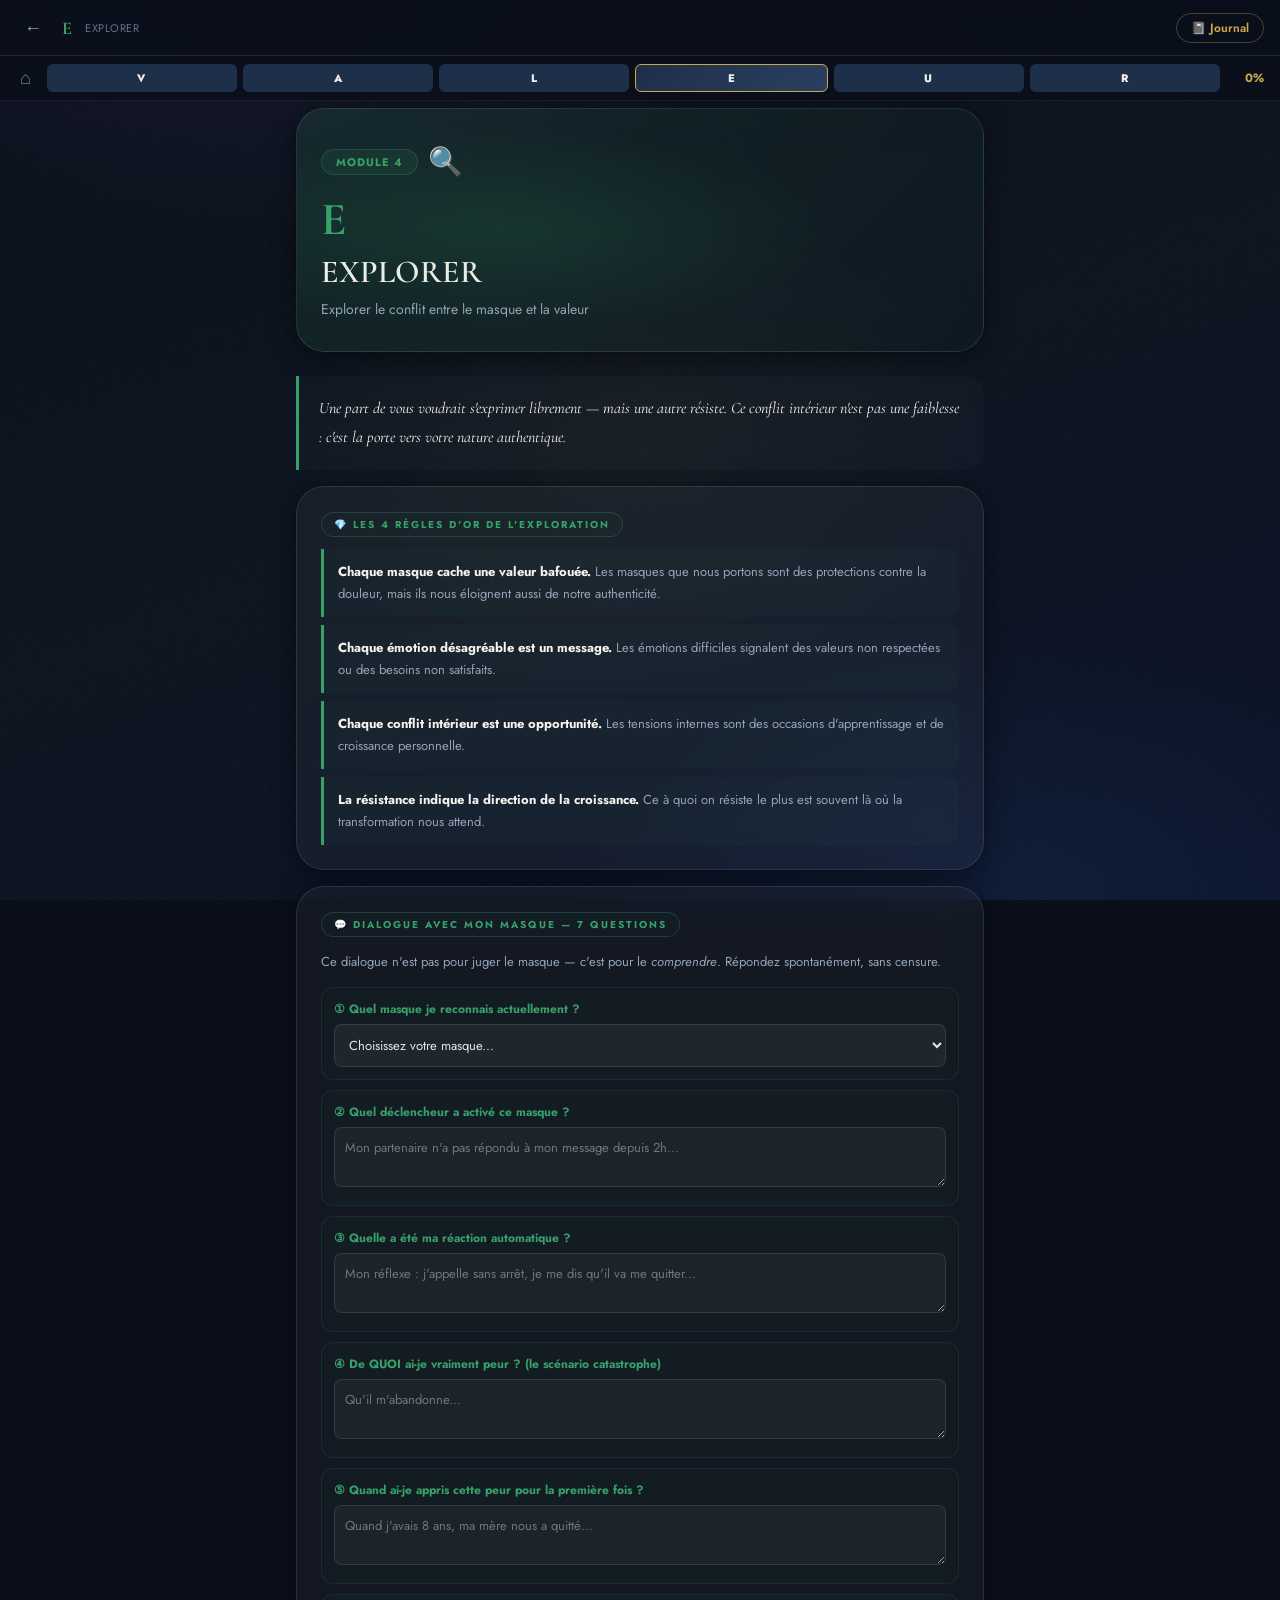
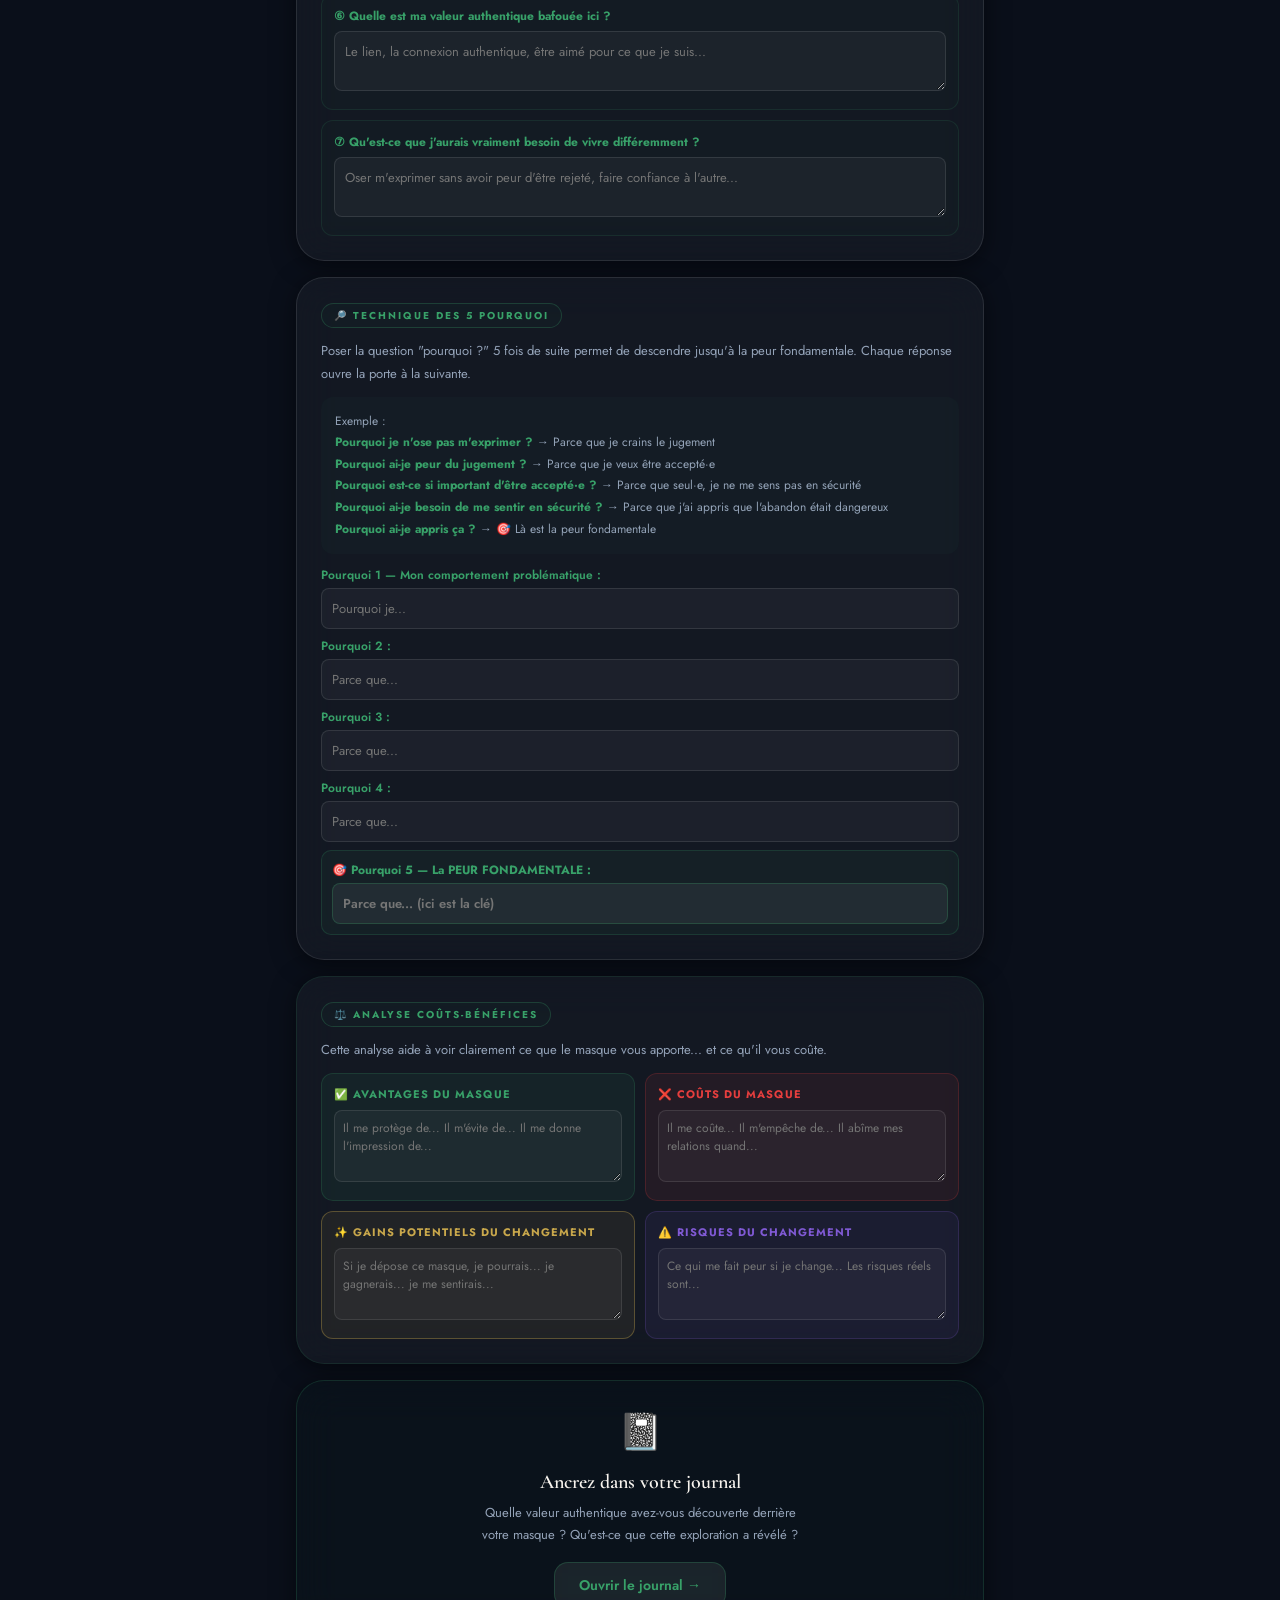
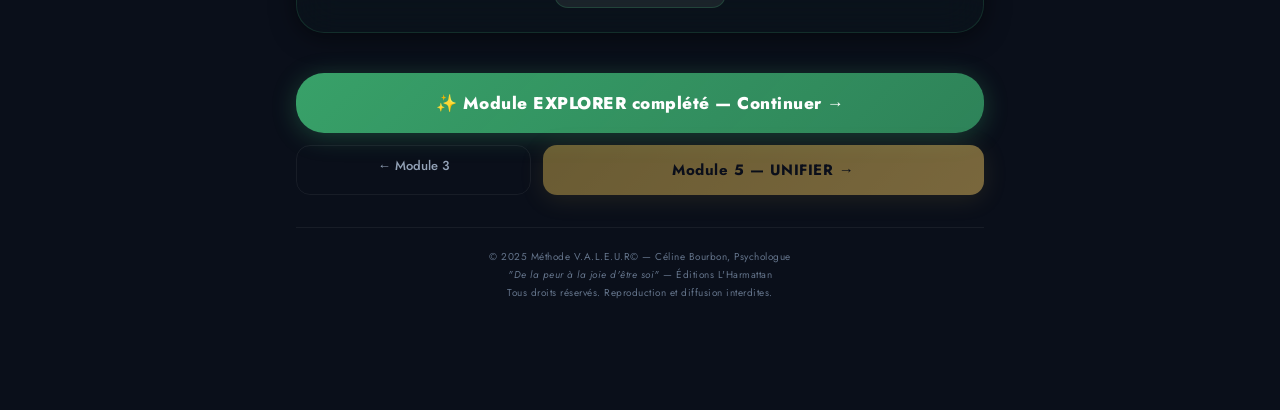
<file: module4.html>
<!DOCTYPE html>
<html lang="fr">
<head>
  <meta charset="UTF-8"/>
  <meta name="viewport" content="width=device-width,initial-scale=1,maximum-scale=1"/>
  <meta name="robots" content="noindex,nofollow"/>
  <title>Module 4 — EXPLORER · V.A.L.E.U.R©</title>
  <link rel="preconnect" href="https://fonts.googleapis.com"/>
  <link href="https://fonts.googleapis.com/css2?family=Cormorant+Garamond:ital,wght@0,300;0,400;0,600;0,700;1,400;1,600&family=Jost:wght@300;400;500;600;700;800&display=swap" rel="stylesheet"/>
  <style>
/* ═══════════════════════════════════════════════════════════════════
   DESIGN SYSTEM — V.A.L.E.U.R© Premium Glassmorphism
   © 2025 Méthode V.A.L.E.U.R© — Céline Bourbon, Psychologue
   "De la peur à la joie d'être soi" — Éditions L'Harmattan
   Tous droits réservés. Reproduction interdite.
   ═══════════════════════════════════════════════════════════════════ */

/* ── GOOGLE FONTS ─────────────────────────────────────────────────── */
@import url('https://fonts.googleapis.com/css2?family=Cormorant+Garamond:ital,wght@0,300;0,400;0,600;0,700;1,400;1,600&family=Jost:wght@300;400;500;600;700;800&display=swap');

/* ── CSS VARIABLES ────────────────────────────────────────────────── */
:root {
  /* Backgrounds */
  --bg-void:      #050a12;
  --bg-deep:      #0a0f1a;
  --bg-mid:       #111827;
  --bg-surface:   #1a2235;
  --bg-raised:    #243047;

  /* Glass */
  --glass-bg:     rgba(255,255,255,0.04);
  --glass-bg-2:   rgba(255,255,255,0.07);
  --glass-bg-3:   rgba(255,255,255,0.11);
  --glass-border: rgba(255,255,255,0.10);
  --glass-border-2: rgba(255,255,255,0.18);
  --glass-glow:   rgba(201,168,76,0.12);

  /* Gold */
  --gold:         #c9a84c;
  --gold-light:   #f0d080;
  --gold-dim:     rgba(201,168,76,0.3);
  --gold-glow:    rgba(201,168,76,0.15);

  /* Text */
  --text-bright:  #f7f3ee;
  --text-main:    #e2e8f0;
  --text-muted:   #94a3b8;
  --text-dim:     #64748b;

  /* 7 Masques */
  --rouge:        #e53e3e;
  --rouge-glow:   rgba(229,62,62,0.25);
  --orange:       #ed8936;
  --orange-glow:  rgba(237,137,54,0.25);
  --jaune:        #d69e2e;
  --jaune-glow:   rgba(214,158,46,0.25);
  --vert:         #38a169;
  --vert-glow:    rgba(56,161,105,0.25);
  --bleu:         #3182ce;
  --bleu-glow:    rgba(49,130,206,0.25);
  --indigo:       #5a67d8;
  --indigo-glow:  rgba(90,103,216,0.25);
  --violet:       #805ad5;
  --violet-glow:  rgba(128,90,213,0.25);

  /* Borders */
  --border-dim:   rgba(255,255,255,0.06);
  --border-mid:   rgba(255,255,255,0.10);
  --border-gold:  rgba(201,168,76,0.35);

  /* Radius */
  --r-sm:  8px;
  --r-md:  14px;
  --r-lg:  20px;
  --r-xl:  28px;
  --r-2xl: 36px;

  /* Shadows */
  --shadow-sm:   0 2px 8px rgba(0,0,0,0.4);
  --shadow-md:   0 4px 24px rgba(0,0,0,0.5);
  --shadow-lg:   0 8px 40px rgba(0,0,0,0.6);
  --shadow-gold: 0 4px 24px rgba(201,168,76,0.25);
  --shadow-glow: 0 0 40px rgba(201,168,76,0.12);

  /* Blur */
  --blur-sm: blur(12px);
  --blur-md: blur(20px);
  --blur-lg: blur(32px);

  /* Transitions */
  --ease-out:   cubic-bezier(0.16,1,0.3,1);
  --ease-spring:cubic-bezier(0.34,1.56,0.64,1);
  --ease-inout: cubic-bezier(0.4,0,0.2,1);
  --t-fast:  0.15s;
  --t-mid:   0.3s;
  --t-slow:  0.5s;
}

/* ── RESET ────────────────────────────────────────────────────────── */
*,*::before,*::after { box-sizing:border-box; margin:0; padding:0; }
html { scroll-behavior:smooth; -webkit-text-size-adjust:100%; }
body {
  font-family:'Jost',sans-serif;
  background:var(--bg-deep);
  color:var(--text-main);
  min-height:100vh;
  overflow-x:hidden;
  -webkit-font-smoothing:antialiased;
}

/* ── ANTI-COPY PROTECTION ──────────────────────────────────────────── */
body {
  -webkit-user-select:none;
  -moz-user-select:none;
  -ms-user-select:none;
  user-select:none;
}
input, textarea { user-select:text !important; }

/* ── BACKGROUND MESH ──────────────────────────────────────────────── */
.bg-mesh {
  position:fixed; inset:0; z-index:-1;
  background:
    radial-gradient(ellipse 80% 60% at 20% -10%, rgba(128,90,213,0.12) 0%, transparent 60%),
    radial-gradient(ellipse 60% 50% at 80% 100%, rgba(49,130,206,0.10) 0%, transparent 60%),
    radial-gradient(ellipse 40% 40% at 50% 50%, rgba(201,168,76,0.04) 0%, transparent 70%),
    linear-gradient(160deg, #0a0f1a 0%, #0d1520 50%, #0a1128 100%);
}
.bg-mesh::after {
  content:'';
  position:absolute; inset:0;
  background-image:url("data:image/svg+xml,%3Csvg viewBox='0 0 200 200' xmlns='http://www.w3.org/2000/svg'%3E%3Cfilter id='noise'%3E%3CfeTurbulence type='fractalNoise' baseFrequency='0.9' numOctaves='4' stitchTiles='stitch'/%3E%3C/filter%3E%3Crect width='100%25' height='100%25' filter='url(%23noise)' opacity='0.035'/%3E%3C/svg%3E");
  opacity:0.4; pointer-events:none;
}

/* ── GLASS CARD ───────────────────────────────────────────────────── */
.glass {
  background:var(--glass-bg);
  backdrop-filter:var(--blur-md);
  -webkit-backdrop-filter:var(--blur-md);
  border:1px solid var(--glass-border);
  border-radius:var(--r-lg);
}
.glass-2 {
  background:var(--glass-bg-2);
  backdrop-filter:var(--blur-md);
  -webkit-backdrop-filter:var(--blur-md);
  border:1px solid var(--glass-border-2);
  border-radius:var(--r-lg);
}
.glass-card {
  background:var(--glass-bg);
  backdrop-filter:var(--blur-md);
  -webkit-backdrop-filter:var(--blur-md);
  border:1px solid var(--glass-border);
  border-radius:var(--r-xl);
  box-shadow:var(--shadow-md);
  padding:24px;
  transition:border-color var(--t-mid) var(--ease-out),
             box-shadow var(--t-mid) var(--ease-out),
             transform var(--t-mid) var(--ease-out);
}
.glass-card:hover {
  border-color:rgba(255,255,255,0.16);
  box-shadow:var(--shadow-lg), var(--shadow-glow);
  transform:translateY(-2px);
}
.glass-card-gold {
  border-color:var(--border-gold);
  box-shadow:var(--shadow-md), 0 0 30px rgba(201,168,76,0.08);
}

/* ── STICKY GLASS HEADER ──────────────────────────────────────────── */
.glass-header {
  position:fixed;
  top:0; left:0; right:0;
  z-index:200;
  background:rgba(10,15,26,0.85);
  backdrop-filter:var(--blur-md);
  -webkit-backdrop-filter:var(--blur-md);
  border-bottom:1px solid var(--glass-border);
  height:56px;
  display:flex;
  align-items:center;
  padding:0 16px;
  gap:12px;
}
.header-logo {
  font-family:'Cormorant Garamond',serif;
  color:var(--gold);
  font-size:18px;
  font-weight:700;
  letter-spacing:1px;
  white-space:nowrap;
}
.header-subtitle {
  font-size:11px;
  color:var(--text-dim);
  white-space:nowrap;
  font-weight:400;
  letter-spacing:0.5px;
}
.header-spacer { flex:1; }
.header-progress-mini {
  display:flex;
  align-items:center;
  gap:6px;
}

/* ── PROGRESS BAR (sticky override) ─────────────────────────────── */
#valeur-progress-bar {
  position:fixed !important;
  top:56px !important;
  left:0; right:0;
  z-index:190;
  background:rgba(10,15,26,0.9) !important;
  backdrop-filter:var(--blur-sm);
  -webkit-backdrop-filter:var(--blur-sm);
  border-bottom:1px solid var(--border-dim) !important;
  padding:8px 16px !important;
}

/* ── PAGE LAYOUT ──────────────────────────────────────────────────── */
.page-content {
  padding-top:108px; /* header + progress bar */
  padding-bottom:100px;
  max-width:720px;
  margin:0 auto;
  padding-left:16px;
  padding-right:16px;
}

/* ── TYPOGRAPHY ───────────────────────────────────────────────────── */
.display-title {
  font-family:'Cormorant Garamond',serif;
  font-size:clamp(28px,6vw,48px);
  font-weight:600;
  line-height:1.15;
  color:var(--text-bright);
  letter-spacing:-0.5px;
}
.display-title em {
  color:var(--gold);
  font-style:italic;
}
.section-title {
  font-family:'Cormorant Garamond',serif;
  font-size:clamp(20px,4vw,28px);
  font-weight:600;
  color:var(--text-bright);
  margin-bottom:16px;
}
.label-gold {
  display:inline-flex;
  align-items:center;
  gap:6px;
  font-size:10px;
  font-weight:700;
  letter-spacing:2px;
  text-transform:uppercase;
  color:var(--gold);
  border:1px solid var(--border-gold);
  padding:4px 12px;
  border-radius:20px;
  background:rgba(201,168,76,0.06);
}
.text-muted { color:var(--text-muted); font-size:14px; line-height:1.7; }
.text-dim { color:var(--text-dim); font-size:13px; }

/* ── BUTTONS ──────────────────────────────────────────────────────── */
.btn-primary {
  display:inline-flex;
  align-items:center;
  justify-content:center;
  gap:8px;
  background:linear-gradient(135deg,var(--gold),#e8c060);
  color:#0a0f1a;
  border:none;
  border-radius:var(--r-md);
  padding:14px 28px;
  font-family:'Jost',sans-serif;
  font-size:15px;
  font-weight:700;
  cursor:pointer;
  letter-spacing:0.5px;
  box-shadow:var(--shadow-gold);
  transition:all var(--t-mid) var(--ease-spring);
}
.btn-primary:hover {
  transform:translateY(-2px) scale(1.02);
  box-shadow:0 8px 32px rgba(201,168,76,0.45);
}
.btn-primary:active { transform:scale(0.98); }

.btn-glass {
  display:inline-flex;
  align-items:center;
  justify-content:center;
  gap:8px;
  background:var(--glass-bg-2);
  backdrop-filter:var(--blur-sm);
  color:var(--text-main);
  border:1px solid var(--glass-border-2);
  border-radius:var(--r-md);
  padding:12px 24px;
  font-family:'Jost',sans-serif;
  font-size:14px;
  font-weight:600;
  cursor:pointer;
  transition:all var(--t-mid) var(--ease-out);
}
.btn-glass:hover {
  background:var(--glass-bg-3);
  border-color:rgba(255,255,255,0.25);
  transform:translateY(-1px);
}

.btn-ghost {
  background:none;
  border:1px solid var(--border-dim);
  color:var(--text-muted);
  border-radius:var(--r-md);
  padding:10px 20px;
  font-family:'Jost',sans-serif;
  font-size:13px;
  font-weight:500;
  cursor:pointer;
  transition:all var(--t-fast) var(--ease-out);
}
.btn-ghost:hover { border-color:var(--glass-border-2); color:var(--text-main); }

/* ── FAB — FLOATING ACTION BUTTON ────────────────────────────────── */
.fab {
  position:fixed;
  bottom:28px;
  right:20px;
  z-index:300;
  width:58px;
  height:58px;
  border-radius:50%;
  background:linear-gradient(135deg,var(--gold),#e8c060);
  border:none;
  cursor:pointer;
  display:flex;
  align-items:center;
  justify-content:center;
  font-size:22px;
  box-shadow:0 6px 24px rgba(201,168,76,0.5), 0 2px 8px rgba(0,0,0,0.5);
  animation:fab-float 3s ease-in-out infinite;
  transition:transform var(--t-mid) var(--ease-spring), box-shadow var(--t-mid);
}
.fab:hover {
  transform:scale(1.12) translateY(-2px);
  box-shadow:0 10px 36px rgba(201,168,76,0.65), 0 2px 12px rgba(0,0,0,0.5);
  animation:none;
}
.fab:active { transform:scale(0.94); }
@keyframes fab-float {
  0%,100% { transform:translateY(0); }
  50%      { transform:translateY(-6px); }
}

/* ── MODAL OVERLAY ────────────────────────────────────────────────── */
.modal-overlay {
  position:fixed;
  inset:0;
  z-index:400;
  background:rgba(5,10,18,0.85);
  backdrop-filter:blur(8px);
  -webkit-backdrop-filter:blur(8px);
  display:flex;
  align-items:flex-end;
  justify-content:center;
  padding:16px;
  opacity:0;
  visibility:hidden;
  transition:all var(--t-mid) var(--ease-out);
}
.modal-overlay.open {
  opacity:1;
  visibility:visible;
}
.modal-sheet {
  background:rgba(15,22,38,0.95);
  backdrop-filter:var(--blur-lg);
  -webkit-backdrop-filter:var(--blur-lg);
  border:1px solid var(--glass-border-2);
  border-radius:var(--r-2xl) var(--r-2xl) var(--r-lg) var(--r-lg);
  width:100%;
  max-width:600px;
  max-height:90vh;
  overflow-y:auto;
  padding:28px 24px;
  transform:translateY(40px);
  transition:transform var(--t-mid) var(--ease-spring);
  box-shadow:0 -8px 60px rgba(0,0,0,0.6);
}
.modal-overlay.open .modal-sheet {
  transform:translateY(0);
}
.modal-handle {
  width:40px;
  height:4px;
  background:var(--glass-border-2);
  border-radius:2px;
  margin:0 auto 20px;
}

/* ── JOURNAL FORM ─────────────────────────────────────────────────── */
.journal-step {
  background:var(--glass-bg);
  border:1px solid var(--glass-border);
  border-radius:var(--r-lg);
  padding:18px;
  margin-bottom:12px;
  transition:border-color var(--t-mid);
}
.journal-step.active {
  border-color:var(--border-gold);
  background:rgba(201,168,76,0.04);
}
.journal-step-header {
  display:flex;
  align-items:center;
  gap:12px;
  margin-bottom:10px;
}
.journal-letter {
  width:34px;
  height:34px;
  border-radius:10px;
  background:linear-gradient(135deg,var(--gold),#e8c060);
  color:#0a0f1a;
  font-size:16px;
  font-weight:800;
  display:flex;
  align-items:center;
  justify-content:center;
  flex-shrink:0;
  font-family:'Cormorant Garamond',serif;
}
.journal-label {
  font-weight:700;
  font-size:13px;
  color:var(--text-bright);
}
.journal-sublabel {
  font-size:11px;
  color:var(--text-dim);
  line-height:1.5;
}
.journal-textarea {
  width:100%;
  background:rgba(255,255,255,0.03);
  border:1px solid var(--border-dim);
  border-radius:var(--r-sm);
  color:var(--text-main);
  font-family:'Jost',sans-serif;
  font-size:14px;
  line-height:1.7;
  padding:12px 14px;
  resize:vertical;
  min-height:80px;
  transition:border-color var(--t-fast);
  user-select:text;
}
.journal-textarea:focus {
  outline:none;
  border-color:var(--border-gold);
  background:rgba(201,168,76,0.03);
}
.journal-textarea::placeholder { color:var(--text-dim); }

/* ── MASQUE SELECTOR ──────────────────────────────────────────────── */
.masque-grid {
  display:grid;
  grid-template-columns:repeat(7,1fr);
  gap:8px;
}
.masque-chip {
  aspect-ratio:1;
  border-radius:10px;
  background:var(--glass-bg);
  border:2px solid transparent;
  cursor:pointer;
  display:flex;
  flex-direction:column;
  align-items:center;
  justify-content:center;
  gap:4px;
  transition:all var(--t-mid) var(--ease-spring);
  font-size:18px;
}
.masque-chip:hover { transform:scale(1.1); }
.masque-chip.selected {
  border-color:currentColor;
  transform:scale(1.08);
}
.masque-chip-dot {
  width:8px;
  height:8px;
  border-radius:50%;
}

/* ── MODULE CARDS ─────────────────────────────────────────────────── */
.module-card {
  position:relative;
  background:var(--glass-bg);
  backdrop-filter:var(--blur-md);
  -webkit-backdrop-filter:var(--blur-md);
  border:1px solid var(--glass-border);
  border-radius:var(--r-xl);
  padding:22px;
  overflow:hidden;
  transition:all var(--t-mid) var(--ease-out);
  cursor:pointer;
  text-decoration:none;
  display:block;
}
.module-card::before {
  content:'';
  position:absolute;
  top:0; left:0; right:0;
  height:3px;
  background:linear-gradient(90deg,var(--module-color,var(--gold)),transparent);
  opacity:0.8;
}
.module-card:hover {
  border-color:rgba(255,255,255,0.16);
  transform:translateY(-3px);
  box-shadow:0 12px 40px rgba(0,0,0,0.4), 0 0 0 1px rgba(255,255,255,0.08);
}
.module-card.done::after {
  content:'✓';
  position:absolute;
  top:14px; right:16px;
  width:26px; height:26px;
  border-radius:50%;
  background:linear-gradient(135deg,var(--gold),#e8c060);
  color:#0a0f1a;
  font-weight:900;
  font-size:13px;
  display:flex;
  align-items:center;
  justify-content:center;
}
.module-number {
  font-family:'Cormorant Garamond',serif;
  font-size:11px;
  font-weight:400;
  letter-spacing:2px;
  text-transform:uppercase;
  color:var(--text-dim);
  margin-bottom:8px;
}
.module-letter {
  font-family:'Cormorant Garamond',serif;
  font-size:42px;
  font-weight:700;
  line-height:1;
  margin-bottom:6px;
  background:linear-gradient(135deg,var(--module-color,var(--gold)),color-mix(in srgb,var(--module-color,var(--gold)) 60%,white));
  -webkit-background-clip:text;
  -webkit-text-fill-color:transparent;
  background-clip:text;
}
.module-name {
  font-size:16px;
  font-weight:700;
  color:var(--text-bright);
  letter-spacing:1px;
  text-transform:uppercase;
  margin-bottom:8px;
}
.module-desc { font-size:13px; color:var(--text-muted); line-height:1.6; }

/* ── STAT CARDS ───────────────────────────────────────────────────── */
.stat-grid {
  display:grid;
  grid-template-columns:repeat(2,1fr);
  gap:12px;
}
.stat-card {
  background:var(--glass-bg);
  backdrop-filter:var(--blur-sm);
  border:1px solid var(--glass-border);
  border-radius:var(--r-lg);
  padding:18px;
  text-align:center;
}
.stat-value {
  font-family:'Cormorant Garamond',serif;
  font-size:36px;
  font-weight:700;
  color:var(--gold);
  line-height:1;
  margin-bottom:6px;
}
.stat-label { font-size:11px; color:var(--text-dim); letter-spacing:1px; text-transform:uppercase; }

/* ── CONFETTI SYSTEM ──────────────────────────────────────────────── */
.confetti-canvas {
  position:fixed;
  inset:0;
  z-index:9999;
  pointer-events:none;
}

/* ── ANIMATIONS ───────────────────────────────────────────────────── */
@keyframes fadeInUp {
  from { opacity:0; transform:translateY(24px); }
  to   { opacity:1; transform:translateY(0); }
}
@keyframes fadeIn {
  from { opacity:0; }
  to   { opacity:1; }
}
@keyframes scaleIn {
  from { opacity:0; transform:scale(0.92); }
  to   { opacity:1; transform:scale(1); }
}
@keyframes shimmer {
  0%   { background-position:-200% center; }
  100% { background-position:200% center; }
}
@keyframes pulse-gold {
  0%,100% { box-shadow:0 0 0 0 rgba(201,168,76,0.4); }
  50%      { box-shadow:0 0 0 8px rgba(201,168,76,0); }
}

.animate-in { animation:fadeInUp 0.6s var(--ease-spring) both; }
.animate-in-2 { animation:fadeInUp 0.6s var(--ease-spring) 0.1s both; }
.animate-in-3 { animation:fadeInUp 0.6s var(--ease-spring) 0.2s both; }
.animate-in-4 { animation:fadeInUp 0.6s var(--ease-spring) 0.3s both; }
.animate-in-5 { animation:fadeInUp 0.6s var(--ease-spring) 0.4s both; }

/* ── DIVIDER ──────────────────────────────────────────────────────── */
.gold-divider {
  height:1px;
  background:linear-gradient(90deg,transparent,var(--border-gold),transparent);
  margin:28px 0;
}

/* ── TOAST / NOTIFICATION ────────────────────────────────────────── */
.toast {
  position:fixed;
  bottom:96px;
  left:50%;
  transform:translateX(-50%) translateY(20px);
  background:rgba(15,22,38,0.95);
  backdrop-filter:var(--blur-md);
  border:1px solid var(--border-gold);
  border-radius:var(--r-lg);
  padding:12px 20px;
  font-size:14px;
  font-weight:600;
  color:var(--text-bright);
  opacity:0;
  transition:all var(--t-mid) var(--ease-spring);
  white-space:nowrap;
  z-index:350;
  box-shadow:var(--shadow-gold);
}
.toast.show {
  opacity:1;
  transform:translateX(-50%) translateY(0);
}

/* ── COPYRIGHT FOOTER ────────────────────────────────────────────── */
.copyright-footer {
  text-align:center;
  padding:20px 16px 8px;
  font-size:10px;
  color:var(--text-dim);
  letter-spacing:0.5px;
  line-height:1.8;
  border-top:1px solid var(--border-dim);
  margin-top:32px;
}
.copyright-footer a { color:var(--gold); text-decoration:none; }

/* ── SCROLLBAR ────────────────────────────────────────────────────── */
::-webkit-scrollbar { width:4px; }
::-webkit-scrollbar-track { background:transparent; }
::-webkit-scrollbar-thumb { background:var(--border-mid); border-radius:2px; }
::-webkit-scrollbar-thumb:hover { background:var(--glass-border-2); }

/* ── MOBILE RESPONSIVE ────────────────────────────────────────────── */
@media (max-width:480px) {
  .glass-card { padding:18px; border-radius:var(--r-lg); }
  .stat-grid { grid-template-columns:1fr 1fr; gap:8px; }
  .masque-grid { gap:6px; }
  .page-content { padding-top:100px; padding-left:12px; padding-right:12px; }
}

/* ── MODULE PAGE SPECIFICS ────────────────────────────────────────── */
.module-hero {
  border-radius:var(--r-xl);
  padding:32px 24px;
  margin-bottom:24px;
  position:relative;
  overflow:hidden;
}
.module-hero::before {
  content:'';
  position:absolute;
  inset:0;
  background:radial-gradient(ellipse 70% 60% at 30% 50%,var(--module-color-glow,rgba(201,168,76,0.15)),transparent 70%);
  pointer-events:none;
}
.exercise-card {
  background:var(--glass-bg);
  border:1px solid var(--glass-border);
  border-radius:var(--r-lg);
  padding:20px;
  margin-bottom:12px;
  transition:all var(--t-mid);
}
.exercise-number {
  width:28px; height:28px;
  border-radius:8px;
  background:linear-gradient(135deg,var(--module-color,var(--gold)),color-mix(in srgb,var(--module-color,var(--gold)) 70%,white));
  color:#0a0f1a;
  font-weight:800;
  font-size:13px;
  display:inline-flex;
  align-items:center;
  justify-content:center;
  margin-right:12px;
  flex-shrink:0;
}
.step-item {
  display:flex;
  align-items:flex-start;
  gap:14px;
  padding:16px 0;
  border-bottom:1px solid var(--border-dim);
}
.step-item:last-child { border-bottom:none; }
.step-dot {
  width:10px; height:10px;
  border-radius:50%;
  background:var(--module-color,var(--gold));
  margin-top:5px;
  flex-shrink:0;
  box-shadow:0 0 8px var(--module-color,var(--gold));
}

</style>
  <script src="valeur-config.js"></script>
  <style>
    :root {
      --module-color:#38a169;
      --module-color-glow:rgba(56,161,105,0.15);
    }
    .accroche-box {
      background:rgba(255,255,255,0.02);
      border-left:3px solid #ed8936;
      border-radius:0 var(--r-lg) var(--r-lg) 0;
      padding:18px 20px; margin-bottom:16px;
      font-family:'Cormorant Garamond',serif;
      font-size:16px; font-style:italic;
      color:var(--text-bright); line-height:1.8;
    }
    .complete-btn {
      width:100%; padding:18px;
      background:linear-gradient(135deg,#38a169,#38a169cc);
      border:none; border-radius:var(--r-xl);
      font-family:'Jost',sans-serif;
      font-size:17px; font-weight:800;
      color:#fff; cursor:pointer; margin:24px 0 12px;
      box-shadow:0 4px 24px #38a16955;
      transition:all 0.3s var(--ease-spring);
      letter-spacing:0.5px;
    }
    .complete-btn:hover { transform:translateY(-2px); box-shadow:0 8px 36px #38a16966; }
    .complete-btn:disabled {
      background:linear-gradient(135deg,var(--vert),#2d8a5a);
      cursor:default; transform:none;
    }
    .phase-tag {
      display:inline-flex; align-items:center; gap:6px;
      background:#38a16918; border:1px solid #38a16944;
      border-radius:20px; padding:4px 14px;
      font-size:11px; font-weight:700;
      color:#38a169; letter-spacing:1px;
      text-transform:uppercase;
    }
  </style>
</head>
<body>
  <div class="bg-mesh"></div>
  <header class="glass-header">
    <a href="module3.html" style="color:var(--text-muted);font-size:18px;padding:4px 8px;text-decoration:none;line-height:1;">←</a>
    <div class="header-logo" style="color:#38a169;">E</div>
    <div class="header-subtitle">EXPLORER</div>
    <div class="header-spacer"></div>
    <button onclick="VALEUR_JOURNAL.open()" style="background:none;border:1px solid var(--border-gold);border-radius:20px;padding:5px 14px;color:var(--gold);font-size:12px;font-weight:600;cursor:pointer;font-family:'Jost',sans-serif;">📓 Journal</button>
  </header>
  <div id="valeur-progress-bar"></div>

  <main class="page-content">

        <!-- HERO -->
    <div class="module-hero glass-card animate-in" style="background:linear-gradient(135deg,rgba(56,161,105,0.15),#38a16905);">
      <div style="display:flex;align-items:center;gap:10px;margin-bottom:14px;">
        <div class="phase-tag">MODULE 4</div>
        <span style="font-size:28px;">🔍</span>
      </div>
      <div style="font-family:'Cormorant Garamond',serif;font-size:clamp(28px,6vw,46px);font-weight:700;color:#38a169;line-height:1;margin-bottom:10px;letter-spacing:2px;">E</div>
      <h1 style="font-family:'Cormorant Garamond',serif;font-size:clamp(22px,4vw,32px);font-weight:600;color:var(--text-bright);margin-bottom:8px;">EXPLORER</h1>
      <p style="font-size:14px;color:var(--text-muted);">Explorer le conflit entre le masque et la valeur</p>
    </div>

    <div class="accroche-box animate-in-2" style="border-color:#38a169;">Une part de vous voudrait s'exprimer librement — mais une autre résiste. Ce conflit intérieur n'est pas une faiblesse : c'est la porte vers votre nature authentique.</div>

    <!-- RÈGLES D'OR -->
    <div class="glass-card animate-in-2" style="margin-bottom:16px;">
      <div class="label-gold" style="margin-bottom:12px;border-color:#38a16944;color:#38a169;background:#38a16908;">💎 LES 4 RÈGLES D'OR DE L'EXPLORATION</div>
      <div style="display:flex;flex-direction:column;gap:8px;">
        <div style="background:#38a1690a;border-left:3px solid #38a169;border-radius:0 12px 12px 0;padding:12px 14px;"><p style="font-size:13px;color:var(--text-bright);line-height:1.7;margin:0;"><strong>Chaque masque cache une valeur bafouée.</strong> <span style="color:var(--text-muted);">Les masques que nous portons sont des protections contre la douleur, mais ils nous éloignent aussi de notre authenticité.</span></p></div>
        <div style="background:#38a1690a;border-left:3px solid #38a169;border-radius:0 12px 12px 0;padding:12px 14px;"><p style="font-size:13px;color:var(--text-bright);line-height:1.7;margin:0;"><strong>Chaque émotion désagréable est un message.</strong> <span style="color:var(--text-muted);">Les émotions difficiles signalent des valeurs non respectées ou des besoins non satisfaits.</span></p></div>
        <div style="background:#38a1690a;border-left:3px solid #38a169;border-radius:0 12px 12px 0;padding:12px 14px;"><p style="font-size:13px;color:var(--text-bright);line-height:1.7;margin:0;"><strong>Chaque conflit intérieur est une opportunité.</strong> <span style="color:var(--text-muted);">Les tensions internes sont des occasions d'apprentissage et de croissance personnelle.</span></p></div>
        <div style="background:#38a1690a;border-left:3px solid #38a169;border-radius:0 12px 12px 0;padding:12px 14px;"><p style="font-size:13px;color:var(--text-bright);line-height:1.7;margin:0;"><strong>La résistance indique la direction de la croissance.</strong> <span style="color:var(--text-muted);">Ce à quoi on résiste le plus est souvent là où la transformation nous attend.</span></p></div>
      </div>
    </div>

    <!-- DIALOGUE DU MASQUE -->
    <div class="glass-card" style="margin-bottom:16px;">
      <div class="label-gold" style="margin-bottom:14px;border-color:#38a16944;color:#38a169;background:#38a16908;">💬 DIALOGUE AVEC MON MASQUE — 7 QUESTIONS</div>
      <p class="text-muted" style="font-size:13px;margin-bottom:14px;">Ce dialogue n'est pas pour juger le masque — c'est pour le <em>comprendre</em>. Répondez spontanément, sans censure.</p>
      <div id="dialogue-container" style="display:flex;flex-direction:column;gap:10px;">
        <div style="background:#38a16906;border:1px solid #38a16922;border-radius:12px;padding:12px;">
          <p style="font-size:12px;font-weight:700;color:#38a169;margin-bottom:6px;">① Quel masque je reconnais actuellement ?</p>
          <select id="dial-masque" style="width:100%;background:rgba(255,255,255,0.05);border:1px solid rgba(255,255,255,0.1);border-radius:8px;padding:10px;color:var(--text-main);font-family:'Jost',sans-serif;font-size:13px;" onchange="saveDialogue()">
            <option value="">Choisissez votre masque...</option>
            <option>🔴 Rouge — Peur de la mort / maladie</option>
            <option>🟠 Orange — Peur de la souffrance psychique</option>
            <option>🟡 Jaune — Peur de l'inconnu / incertitude</option>
            <option>🟢 Vert — Peur du rejet / abandon</option>
            <option>🔵 Bleu — Peur de l'impuissance</option>
            <option>🔷 Indigo — Peur de l'échec / inadéquation</option>
            <option>💜 Violet — Peur de perdre son identité</option>
          </select>
        </div>
        <div style="background:#38a16906;border:1px solid #38a16922;border-radius:12px;padding:12px;">
          <p style="font-size:12px;font-weight:700;color:#38a169;margin-bottom:6px;">② Quel déclencheur a activé ce masque ?</p>
          <textarea id="dial-1" rows="2" placeholder="Mon partenaire n'a pas répondu à mon message depuis 2h..." style="width:100%;background:rgba(255,255,255,0.04);border:1px solid rgba(255,255,255,0.1);border-radius:8px;padding:10px;color:var(--text-main);font-family:'Jost',sans-serif;font-size:13px;resize:vertical;" oninput="saveDialogue()"></textarea>
        </div>
        <div style="background:#38a16906;border:1px solid #38a16922;border-radius:12px;padding:12px;">
          <p style="font-size:12px;font-weight:700;color:#38a169;margin-bottom:6px;">③ Quelle a été ma réaction automatique ?</p>
          <textarea id="dial-2" rows="2" placeholder="Mon réflexe : j'appelle sans arrêt, je me dis qu'il va me quitter..." style="width:100%;background:rgba(255,255,255,0.04);border:1px solid rgba(255,255,255,0.1);border-radius:8px;padding:10px;color:var(--text-main);font-family:'Jost',sans-serif;font-size:13px;resize:vertical;" oninput="saveDialogue()"></textarea>
        </div>
        <div style="background:#38a16906;border:1px solid #38a16922;border-radius:12px;padding:12px;">
          <p style="font-size:12px;font-weight:700;color:#38a169;margin-bottom:6px;">④ De QUOI ai-je vraiment peur ? (le scénario catastrophe)</p>
          <textarea id="dial-3" rows="2" placeholder="Qu'il m'abandonne..." style="width:100%;background:rgba(255,255,255,0.04);border:1px solid rgba(255,255,255,0.1);border-radius:8px;padding:10px;color:var(--text-main);font-family:'Jost',sans-serif;font-size:13px;resize:vertical;" oninput="saveDialogue()"></textarea>
        </div>
        <div style="background:#38a16906;border:1px solid #38a16922;border-radius:12px;padding:12px;">
          <p style="font-size:12px;font-weight:700;color:#38a169;margin-bottom:6px;">⑤ Quand ai-je appris cette peur pour la première fois ?</p>
          <textarea id="dial-4" rows="2" placeholder="Quand j'avais 8 ans, ma mère nous a quitté..." style="width:100%;background:rgba(255,255,255,0.04);border:1px solid rgba(255,255,255,0.1);border-radius:8px;padding:10px;color:var(--text-main);font-family:'Jost',sans-serif;font-size:13px;resize:vertical;" oninput="saveDialogue()"></textarea>
        </div>
        <div style="background:#38a16906;border:1px solid #38a16922;border-radius:12px;padding:12px;">
          <p style="font-size:12px;font-weight:700;color:#38a169;margin-bottom:6px;">⑥ Quelle est ma valeur authentique bafouée ici ?</p>
          <textarea id="dial-5" rows="2" placeholder="Le lien, la connexion authentique, être aimé pour ce que je suis..." style="width:100%;background:rgba(255,255,255,0.04);border:1px solid rgba(255,255,255,0.1);border-radius:8px;padding:10px;color:var(--text-main);font-family:'Jost',sans-serif;font-size:13px;resize:vertical;" oninput="saveDialogue()"></textarea>
        </div>
        <div style="background:#38a16906;border:1px solid #38a16922;border-radius:12px;padding:12px;">
          <p style="font-size:12px;font-weight:700;color:#38a169;margin-bottom:6px;">⑦ Qu'est-ce que j'aurais vraiment besoin de vivre différemment ?</p>
          <textarea id="dial-6" rows="2" placeholder="Oser m'exprimer sans avoir peur d'être rejeté, faire confiance à l'autre..." style="width:100%;background:rgba(255,255,255,0.04);border:1px solid rgba(255,255,255,0.1);border-radius:8px;padding:10px;color:var(--text-main);font-family:'Jost',sans-serif;font-size:13px;resize:vertical;" oninput="saveDialogue()"></textarea>
        </div>
      </div>
    </div>

    <!-- TECHNIQUE 5 POURQUOI -->
    <div class="glass-card" style="margin-bottom:16px;">
      <div class="label-gold" style="margin-bottom:12px;border-color:#38a16944;color:#38a169;background:#38a16908;">🔎 TECHNIQUE DES 5 POURQUOI</div>
      <p class="text-muted" style="font-size:13px;margin-bottom:12px;">Poser la question "pourquoi ?" 5 fois de suite permet de descendre jusqu'à la peur fondamentale. Chaque réponse ouvre la porte à la suivante.</p>
      <div style="background:#38a16908;border-radius:12px;padding:14px;margin-bottom:12px;">
        <p style="font-size:12px;color:var(--text-muted);line-height:1.8;">Exemple :<br>
        <strong style="color:#38a169;">Pourquoi je n'ose pas m'exprimer ?</strong> → Parce que je crains le jugement<br>
        <strong style="color:#38a169;">Pourquoi ai-je peur du jugement ?</strong> → Parce que je veux être accepté·e<br>
        <strong style="color:#38a169;">Pourquoi est-ce si important d'être accepté·e ?</strong> → Parce que seul·e, je ne me sens pas en sécurité<br>
        <strong style="color:#38a169;">Pourquoi ai-je besoin de me sentir en sécurité ?</strong> → Parce que j'ai appris que l'abandon était dangereux<br>
        <strong style="color:#38a169;">Pourquoi ai-je appris ça ?</strong> → 🎯 Là est la peur fondamentale</p>
      </div>
      <div id="cinq-pourquoi" style="display:flex;flex-direction:column;gap:8px;">
        <div>
          <label style="font-size:12px;color:#38a169;font-weight:600;display:block;margin-bottom:4px;">Pourquoi 1 — Mon comportement problématique :</label>
          <input id="p1" placeholder="Pourquoi je..." style="width:100%;background:rgba(255,255,255,0.04);border:1px solid rgba(255,255,255,0.1);border-radius:8px;padding:10px;color:var(--text-main);font-family:'Jost',sans-serif;font-size:13px;" oninput="savePourquoi()">
        </div>
        <div>
          <label style="font-size:12px;color:#38a169;font-weight:600;display:block;margin-bottom:4px;">Pourquoi 2 :</label>
          <input id="p2" placeholder="Parce que..." style="width:100%;background:rgba(255,255,255,0.04);border:1px solid rgba(255,255,255,0.1);border-radius:8px;padding:10px;color:var(--text-main);font-family:'Jost',sans-serif;font-size:13px;" oninput="savePourquoi()">
        </div>
        <div>
          <label style="font-size:12px;color:#38a169;font-weight:600;display:block;margin-bottom:4px;">Pourquoi 3 :</label>
          <input id="p3" placeholder="Parce que..." style="width:100%;background:rgba(255,255,255,0.04);border:1px solid rgba(255,255,255,0.1);border-radius:8px;padding:10px;color:var(--text-main);font-family:'Jost',sans-serif;font-size:13px;" oninput="savePourquoi()">
        </div>
        <div>
          <label style="font-size:12px;color:#38a169;font-weight:600;display:block;margin-bottom:4px;">Pourquoi 4 :</label>
          <input id="p4" placeholder="Parce que..." style="width:100%;background:rgba(255,255,255,0.04);border:1px solid rgba(255,255,255,0.1);border-radius:8px;padding:10px;color:var(--text-main);font-family:'Jost',sans-serif;font-size:13px;" oninput="savePourquoi()">
        </div>
        <div style="background:#38a1690f;border:1px solid #38a16933;border-radius:10px;padding:10px;">
          <label style="font-size:12px;color:#38a169;font-weight:700;display:block;margin-bottom:4px;">🎯 Pourquoi 5 — La PEUR FONDAMENTALE :</label>
          <input id="p5" placeholder="Parce que... (ici est la clé)" style="width:100%;background:rgba(255,255,255,0.06);border:1px solid #38a16944;border-radius:8px;padding:10px;color:var(--text-bright);font-family:'Jost',sans-serif;font-size:13px;font-weight:600;" oninput="savePourquoi()">
        </div>
      </div>
    </div>

    <!-- ANALYSE COÛTS-BÉNÉFICES -->
    <div class="glass-card" style="margin-bottom:16px;border-color:#38a16922;">
      <div class="label-gold" style="margin-bottom:12px;border-color:#38a16944;color:#38a169;background:#38a16908;">⚖️ ANALYSE COÛTS-BÉNÉFICES</div>
      <p class="text-muted" style="font-size:13px;margin-bottom:12px;">Cette analyse aide à voir clairement ce que le masque vous apporte... et ce qu'il vous coûte.</p>
      <div style="display:grid;grid-template-columns:1fr 1fr;gap:10px;">
        <div style="background:rgba(56,161,105,0.08);border:1px solid #38a16933;border-radius:12px;padding:12px;">
          <p style="font-size:11px;font-weight:700;color:#38a169;text-transform:uppercase;letter-spacing:1px;margin-bottom:8px;">✅ Avantages du masque</p>
          <textarea id="cb1" rows="3" placeholder="Il me protège de... Il m'évite de... Il me donne l'impression de..." style="width:100%;background:rgba(255,255,255,0.04);border:1px solid rgba(255,255,255,0.1);border-radius:8px;padding:8px;color:var(--text-main);font-family:'Jost',sans-serif;font-size:12px;resize:vertical;" oninput="saveCB()"></textarea>
        </div>
        <div style="background:rgba(229,62,62,0.08);border:1px solid #e53e3e33;border-radius:12px;padding:12px;">
          <p style="font-size:11px;font-weight:700;color:#e53e3e;text-transform:uppercase;letter-spacing:1px;margin-bottom:8px;">❌ Coûts du masque</p>
          <textarea id="cb2" rows="3" placeholder="Il me coûte... Il m'empêche de... Il abîme mes relations quand..." style="width:100%;background:rgba(255,255,255,0.04);border:1px solid rgba(255,255,255,0.1);border-radius:8px;padding:8px;color:var(--text-main);font-family:'Jost',sans-serif;font-size:12px;resize:vertical;" oninput="saveCB()"></textarea>
        </div>
        <div style="background:rgba(201,168,76,0.08);border:1px solid var(--border-gold);border-radius:12px;padding:12px;">
          <p style="font-size:11px;font-weight:700;color:var(--gold);text-transform:uppercase;letter-spacing:1px;margin-bottom:8px;">✨ Gains potentiels du changement</p>
          <textarea id="cb3" rows="3" placeholder="Si je dépose ce masque, je pourrais... je gagnerais... je me sentirais..." style="width:100%;background:rgba(255,255,255,0.04);border:1px solid rgba(255,255,255,0.1);border-radius:8px;padding:8px;color:var(--text-main);font-family:'Jost',sans-serif;font-size:12px;resize:vertical;" oninput="saveCB()"></textarea>
        </div>
        <div style="background:rgba(128,90,213,0.08);border:1px solid #805ad533;border-radius:12px;padding:12px;">
          <p style="font-size:11px;font-weight:700;color:#805ad5;text-transform:uppercase;letter-spacing:1px;margin-bottom:8px;">⚠️ Risques du changement</p>
          <textarea id="cb4" rows="3" placeholder="Ce qui me fait peur si je change... Les risques réels sont..." style="width:100%;background:rgba(255,255,255,0.04);border:1px solid rgba(255,255,255,0.1);border-radius:8px;padding:8px;color:var(--text-main);font-family:'Jost',sans-serif;font-size:12px;resize:vertical;" oninput="saveCB()"></textarea>
        </div>
      </div>
    </div>

    <div class="glass-card" style="background:#38a16906;border-color:#38a16933;text-align:center;padding:24px;margin-bottom:16px;">
      <div style="font-size:36px;margin-bottom:12px;">📓</div>
      <div style="font-family:'Cormorant Garamond',serif;font-size:20px;font-weight:600;color:var(--text-bright);margin-bottom:8px;">Ancrez dans votre journal</div>
      <p class="text-muted" style="font-size:13px;max-width:340px;margin:0 auto 16px;">Quelle valeur authentique avez-vous découverte derrière votre masque ? Qu'est-ce que cette exploration a révélé ?</p>
      <button onclick="VALEUR_JOURNAL.open()" class="btn-glass" style="border-color:#38a16944;color:#38a169;">Ouvrir le journal →</button>
    </div>

    <button class="complete-btn" id="complete-btn" onclick="completeModule()">✨ Module EXPLORER complété — Continuer →</button>
    <div style="display:flex;gap:12px;">
      <a href="module3.html" class="btn-ghost" style="flex:1;text-align:center;text-decoration:none;">← Module 3</a>
      <a href="module5.html" class="btn-primary" id="next-btn" style="flex:2;text-decoration:none;display:flex;align-items:center;justify-content:center;gap:6px;opacity:0.5;pointer-events:none;" aria-disabled="true">Module 5 — UNIFIER →</a>
    </div>
    <footer class="copyright-footer">
      © 2025 Méthode V.A.L.E.U.R© — Céline Bourbon, Psychologue<br/>
      <em>"De la peur à la joie d'être soi"</em> — Éditions L'Harmattan<br/>Tous droits réservés. Reproduction et diffusion interdites.
    </footer>
  </main>

  <script>
  function saveDialogue() {
    var vals = {
      masque: document.getElementById('dial-masque').value,
      d1: document.getElementById('dial-1').value,
      d2: document.getElementById('dial-2').value,
      d3: document.getElementById('dial-3').value,
      d4: document.getElementById('dial-4').value,
      d5: document.getElementById('dial-5').value,
      d6: document.getElementById('dial-6').value,
    };
    try { localStorage.setItem('valeur_dialogue', JSON.stringify(vals)); } catch(e){}
  }
  function savePourquoi() {
    var vals = [1,2,3,4,5].map(function(i) { return document.getElementById('p'+i).value; });
    try { localStorage.setItem('valeur_pourquoi', JSON.stringify(vals)); } catch(e){}
  }
  function saveCB() {
    var vals = [1,2,3,4].map(function(i) { return document.getElementById('cb'+i).value; });
    try { localStorage.setItem('valeur_cb', JSON.stringify(vals)); } catch(e){}
  }
  document.addEventListener('DOMContentLoaded', function(){
    try {
      var d = JSON.parse(localStorage.getItem('valeur_dialogue')||'{}');
      if(d.masque) document.getElementById('dial-masque').value=d.masque;
      ['1','2','3','4','5','6'].forEach(function(i){ if(d['d'+i]) document.getElementById('dial-'+i).value=d['d'+i]; });
    } catch(e){}
    try {
      var p = JSON.parse(localStorage.getItem('valeur_pourquoi')||'[]');
      p.forEach(function(v,i){ if(v) document.getElementById('p'+(i+1)).value=v; });
    } catch(e){}
    try {
      var cb = JSON.parse(localStorage.getItem('valeur_cb')||'[]');
      cb.forEach(function(v,i){ if(v) document.getElementById('cb'+(i+1)).value=v; });
    } catch(e){}
  });
  </script>
  <script>
    document.addEventListener('DOMContentLoaded', function() {
      VALEUR_PROGRESS.render('module4');
      const done = VALEUR_PROGRESS.isDone('module4');
      if (done) {
        const btn = document.getElementById('complete-btn');
        if (btn) { btn.textContent = '✅ Module complété'; btn.disabled = true; }
        const next = document.getElementById('next-btn');
        if (next) { next.style.opacity = '1'; next.style.pointerEvents = 'auto'; }
      }
    });

    function completeModule() {
      VALEUR_PROGRESS.complete('module4');
      const btn = document.getElementById('complete-btn');
      if (btn) { btn.textContent = '✅ Module complété !'; btn.disabled = true; }
      const next = document.getElementById('next-btn');
      if (next) { next.style.opacity = '1'; next.style.pointerEvents = 'auto'; }
      VALEUR_JOURNAL.showConfetti();
      VALEUR_JOURNAL.showToast('🎉 Module EXPLORER complété !');
      VALEUR_PROGRESS.render('module4');
      setTimeout(() => {
        window.location.href = 'module5.html';
      }, 2200);
    }
  </script>
</body>
</html>
</file>
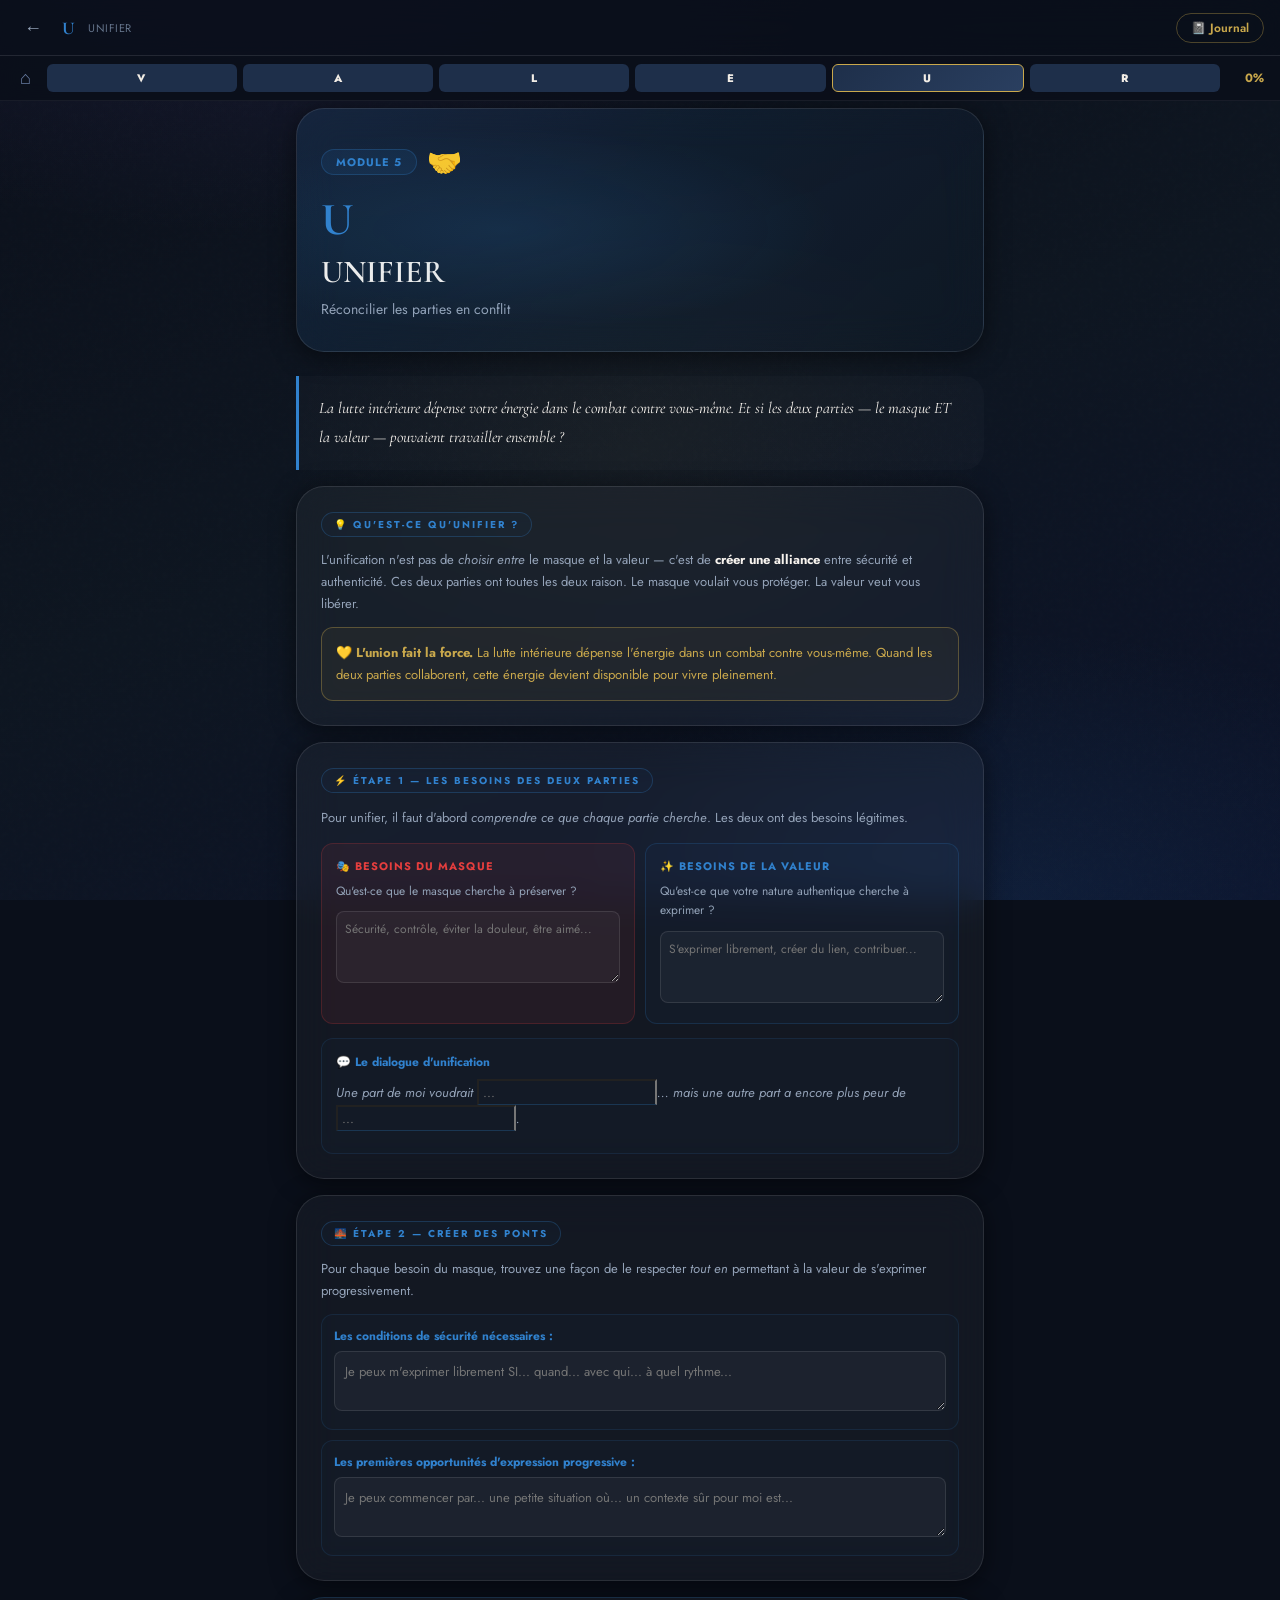
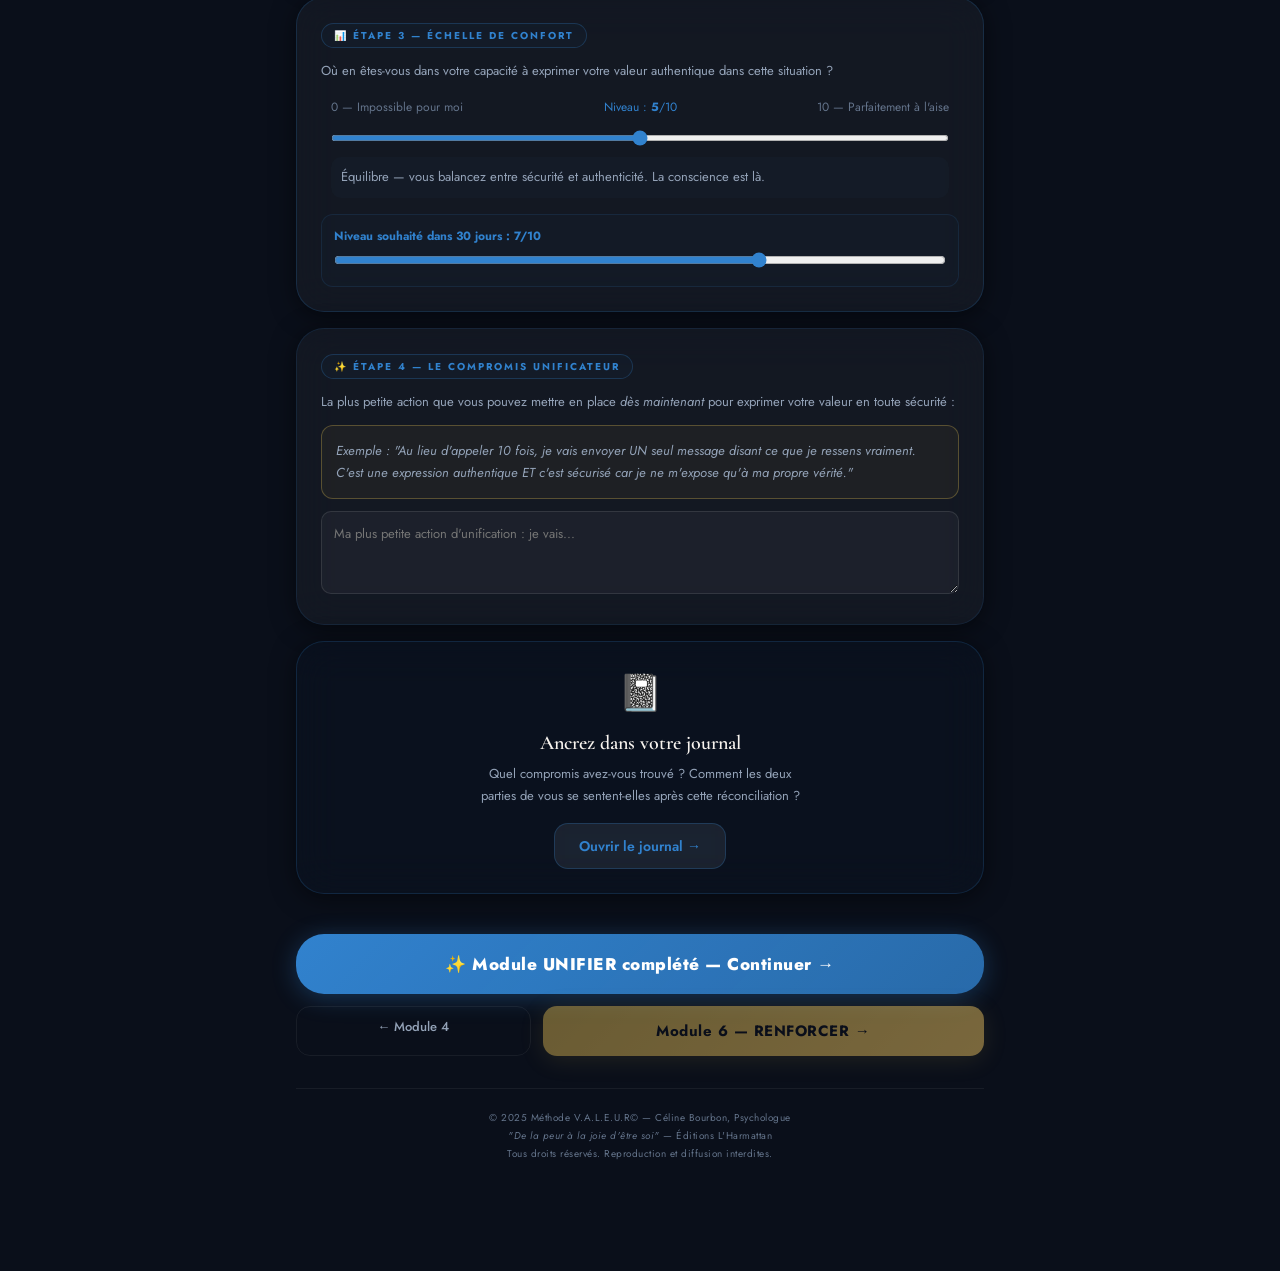
<file: module5.html>
<!DOCTYPE html>
<html lang="fr">
<head>
  <meta charset="UTF-8"/>
  <meta name="viewport" content="width=device-width,initial-scale=1,maximum-scale=1"/>
  <meta name="robots" content="noindex,nofollow"/>
  <title>Module 5 — UNIFIER · V.A.L.E.U.R©</title>
  <link rel="preconnect" href="https://fonts.googleapis.com"/>
  <link href="https://fonts.googleapis.com/css2?family=Cormorant+Garamond:ital,wght@0,300;0,400;0,600;0,700;1,400;1,600&family=Jost:wght@300;400;500;600;700;800&display=swap" rel="stylesheet"/>
  <style>
/* ═══════════════════════════════════════════════════════════════════
   DESIGN SYSTEM — V.A.L.E.U.R© Premium Glassmorphism
   © 2025 Méthode V.A.L.E.U.R© — Céline Bourbon, Psychologue
   "De la peur à la joie d'être soi" — Éditions L'Harmattan
   Tous droits réservés. Reproduction interdite.
   ═══════════════════════════════════════════════════════════════════ */

/* ── GOOGLE FONTS ─────────────────────────────────────────────────── */
@import url('https://fonts.googleapis.com/css2?family=Cormorant+Garamond:ital,wght@0,300;0,400;0,600;0,700;1,400;1,600&family=Jost:wght@300;400;500;600;700;800&display=swap');

/* ── CSS VARIABLES ────────────────────────────────────────────────── */
:root {
  /* Backgrounds */
  --bg-void:      #050a12;
  --bg-deep:      #0a0f1a;
  --bg-mid:       #111827;
  --bg-surface:   #1a2235;
  --bg-raised:    #243047;

  /* Glass */
  --glass-bg:     rgba(255,255,255,0.04);
  --glass-bg-2:   rgba(255,255,255,0.07);
  --glass-bg-3:   rgba(255,255,255,0.11);
  --glass-border: rgba(255,255,255,0.10);
  --glass-border-2: rgba(255,255,255,0.18);
  --glass-glow:   rgba(201,168,76,0.12);

  /* Gold */
  --gold:         #c9a84c;
  --gold-light:   #f0d080;
  --gold-dim:     rgba(201,168,76,0.3);
  --gold-glow:    rgba(201,168,76,0.15);

  /* Text */
  --text-bright:  #f7f3ee;
  --text-main:    #e2e8f0;
  --text-muted:   #94a3b8;
  --text-dim:     #64748b;

  /* 7 Masques */
  --rouge:        #e53e3e;
  --rouge-glow:   rgba(229,62,62,0.25);
  --orange:       #ed8936;
  --orange-glow:  rgba(237,137,54,0.25);
  --jaune:        #d69e2e;
  --jaune-glow:   rgba(214,158,46,0.25);
  --vert:         #38a169;
  --vert-glow:    rgba(56,161,105,0.25);
  --bleu:         #3182ce;
  --bleu-glow:    rgba(49,130,206,0.25);
  --indigo:       #5a67d8;
  --indigo-glow:  rgba(90,103,216,0.25);
  --violet:       #805ad5;
  --violet-glow:  rgba(128,90,213,0.25);

  /* Borders */
  --border-dim:   rgba(255,255,255,0.06);
  --border-mid:   rgba(255,255,255,0.10);
  --border-gold:  rgba(201,168,76,0.35);

  /* Radius */
  --r-sm:  8px;
  --r-md:  14px;
  --r-lg:  20px;
  --r-xl:  28px;
  --r-2xl: 36px;

  /* Shadows */
  --shadow-sm:   0 2px 8px rgba(0,0,0,0.4);
  --shadow-md:   0 4px 24px rgba(0,0,0,0.5);
  --shadow-lg:   0 8px 40px rgba(0,0,0,0.6);
  --shadow-gold: 0 4px 24px rgba(201,168,76,0.25);
  --shadow-glow: 0 0 40px rgba(201,168,76,0.12);

  /* Blur */
  --blur-sm: blur(12px);
  --blur-md: blur(20px);
  --blur-lg: blur(32px);

  /* Transitions */
  --ease-out:   cubic-bezier(0.16,1,0.3,1);
  --ease-spring:cubic-bezier(0.34,1.56,0.64,1);
  --ease-inout: cubic-bezier(0.4,0,0.2,1);
  --t-fast:  0.15s;
  --t-mid:   0.3s;
  --t-slow:  0.5s;
}

/* ── RESET ────────────────────────────────────────────────────────── */
*,*::before,*::after { box-sizing:border-box; margin:0; padding:0; }
html { scroll-behavior:smooth; -webkit-text-size-adjust:100%; }
body {
  font-family:'Jost',sans-serif;
  background:var(--bg-deep);
  color:var(--text-main);
  min-height:100vh;
  overflow-x:hidden;
  -webkit-font-smoothing:antialiased;
}

/* ── ANTI-COPY PROTECTION ──────────────────────────────────────────── */
body {
  -webkit-user-select:none;
  -moz-user-select:none;
  -ms-user-select:none;
  user-select:none;
}
input, textarea { user-select:text !important; }

/* ── BACKGROUND MESH ──────────────────────────────────────────────── */
.bg-mesh {
  position:fixed; inset:0; z-index:-1;
  background:
    radial-gradient(ellipse 80% 60% at 20% -10%, rgba(128,90,213,0.12) 0%, transparent 60%),
    radial-gradient(ellipse 60% 50% at 80% 100%, rgba(49,130,206,0.10) 0%, transparent 60%),
    radial-gradient(ellipse 40% 40% at 50% 50%, rgba(201,168,76,0.04) 0%, transparent 70%),
    linear-gradient(160deg, #0a0f1a 0%, #0d1520 50%, #0a1128 100%);
}
.bg-mesh::after {
  content:'';
  position:absolute; inset:0;
  background-image:url("data:image/svg+xml,%3Csvg viewBox='0 0 200 200' xmlns='http://www.w3.org/2000/svg'%3E%3Cfilter id='noise'%3E%3CfeTurbulence type='fractalNoise' baseFrequency='0.9' numOctaves='4' stitchTiles='stitch'/%3E%3C/filter%3E%3Crect width='100%25' height='100%25' filter='url(%23noise)' opacity='0.035'/%3E%3C/svg%3E");
  opacity:0.4; pointer-events:none;
}

/* ── GLASS CARD ───────────────────────────────────────────────────── */
.glass {
  background:var(--glass-bg);
  backdrop-filter:var(--blur-md);
  -webkit-backdrop-filter:var(--blur-md);
  border:1px solid var(--glass-border);
  border-radius:var(--r-lg);
}
.glass-2 {
  background:var(--glass-bg-2);
  backdrop-filter:var(--blur-md);
  -webkit-backdrop-filter:var(--blur-md);
  border:1px solid var(--glass-border-2);
  border-radius:var(--r-lg);
}
.glass-card {
  background:var(--glass-bg);
  backdrop-filter:var(--blur-md);
  -webkit-backdrop-filter:var(--blur-md);
  border:1px solid var(--glass-border);
  border-radius:var(--r-xl);
  box-shadow:var(--shadow-md);
  padding:24px;
  transition:border-color var(--t-mid) var(--ease-out),
             box-shadow var(--t-mid) var(--ease-out),
             transform var(--t-mid) var(--ease-out);
}
.glass-card:hover {
  border-color:rgba(255,255,255,0.16);
  box-shadow:var(--shadow-lg), var(--shadow-glow);
  transform:translateY(-2px);
}
.glass-card-gold {
  border-color:var(--border-gold);
  box-shadow:var(--shadow-md), 0 0 30px rgba(201,168,76,0.08);
}

/* ── STICKY GLASS HEADER ──────────────────────────────────────────── */
.glass-header {
  position:fixed;
  top:0; left:0; right:0;
  z-index:200;
  background:rgba(10,15,26,0.85);
  backdrop-filter:var(--blur-md);
  -webkit-backdrop-filter:var(--blur-md);
  border-bottom:1px solid var(--glass-border);
  height:56px;
  display:flex;
  align-items:center;
  padding:0 16px;
  gap:12px;
}
.header-logo {
  font-family:'Cormorant Garamond',serif;
  color:var(--gold);
  font-size:18px;
  font-weight:700;
  letter-spacing:1px;
  white-space:nowrap;
}
.header-subtitle {
  font-size:11px;
  color:var(--text-dim);
  white-space:nowrap;
  font-weight:400;
  letter-spacing:0.5px;
}
.header-spacer { flex:1; }
.header-progress-mini {
  display:flex;
  align-items:center;
  gap:6px;
}

/* ── PROGRESS BAR (sticky override) ─────────────────────────────── */
#valeur-progress-bar {
  position:fixed !important;
  top:56px !important;
  left:0; right:0;
  z-index:190;
  background:rgba(10,15,26,0.9) !important;
  backdrop-filter:var(--blur-sm);
  -webkit-backdrop-filter:var(--blur-sm);
  border-bottom:1px solid var(--border-dim) !important;
  padding:8px 16px !important;
}

/* ── PAGE LAYOUT ──────────────────────────────────────────────────── */
.page-content {
  padding-top:108px; /* header + progress bar */
  padding-bottom:100px;
  max-width:720px;
  margin:0 auto;
  padding-left:16px;
  padding-right:16px;
}

/* ── TYPOGRAPHY ───────────────────────────────────────────────────── */
.display-title {
  font-family:'Cormorant Garamond',serif;
  font-size:clamp(28px,6vw,48px);
  font-weight:600;
  line-height:1.15;
  color:var(--text-bright);
  letter-spacing:-0.5px;
}
.display-title em {
  color:var(--gold);
  font-style:italic;
}
.section-title {
  font-family:'Cormorant Garamond',serif;
  font-size:clamp(20px,4vw,28px);
  font-weight:600;
  color:var(--text-bright);
  margin-bottom:16px;
}
.label-gold {
  display:inline-flex;
  align-items:center;
  gap:6px;
  font-size:10px;
  font-weight:700;
  letter-spacing:2px;
  text-transform:uppercase;
  color:var(--gold);
  border:1px solid var(--border-gold);
  padding:4px 12px;
  border-radius:20px;
  background:rgba(201,168,76,0.06);
}
.text-muted { color:var(--text-muted); font-size:14px; line-height:1.7; }
.text-dim { color:var(--text-dim); font-size:13px; }

/* ── BUTTONS ──────────────────────────────────────────────────────── */
.btn-primary {
  display:inline-flex;
  align-items:center;
  justify-content:center;
  gap:8px;
  background:linear-gradient(135deg,var(--gold),#e8c060);
  color:#0a0f1a;
  border:none;
  border-radius:var(--r-md);
  padding:14px 28px;
  font-family:'Jost',sans-serif;
  font-size:15px;
  font-weight:700;
  cursor:pointer;
  letter-spacing:0.5px;
  box-shadow:var(--shadow-gold);
  transition:all var(--t-mid) var(--ease-spring);
}
.btn-primary:hover {
  transform:translateY(-2px) scale(1.02);
  box-shadow:0 8px 32px rgba(201,168,76,0.45);
}
.btn-primary:active { transform:scale(0.98); }

.btn-glass {
  display:inline-flex;
  align-items:center;
  justify-content:center;
  gap:8px;
  background:var(--glass-bg-2);
  backdrop-filter:var(--blur-sm);
  color:var(--text-main);
  border:1px solid var(--glass-border-2);
  border-radius:var(--r-md);
  padding:12px 24px;
  font-family:'Jost',sans-serif;
  font-size:14px;
  font-weight:600;
  cursor:pointer;
  transition:all var(--t-mid) var(--ease-out);
}
.btn-glass:hover {
  background:var(--glass-bg-3);
  border-color:rgba(255,255,255,0.25);
  transform:translateY(-1px);
}

.btn-ghost {
  background:none;
  border:1px solid var(--border-dim);
  color:var(--text-muted);
  border-radius:var(--r-md);
  padding:10px 20px;
  font-family:'Jost',sans-serif;
  font-size:13px;
  font-weight:500;
  cursor:pointer;
  transition:all var(--t-fast) var(--ease-out);
}
.btn-ghost:hover { border-color:var(--glass-border-2); color:var(--text-main); }

/* ── FAB — FLOATING ACTION BUTTON ────────────────────────────────── */
.fab {
  position:fixed;
  bottom:28px;
  right:20px;
  z-index:300;
  width:58px;
  height:58px;
  border-radius:50%;
  background:linear-gradient(135deg,var(--gold),#e8c060);
  border:none;
  cursor:pointer;
  display:flex;
  align-items:center;
  justify-content:center;
  font-size:22px;
  box-shadow:0 6px 24px rgba(201,168,76,0.5), 0 2px 8px rgba(0,0,0,0.5);
  animation:fab-float 3s ease-in-out infinite;
  transition:transform var(--t-mid) var(--ease-spring), box-shadow var(--t-mid);
}
.fab:hover {
  transform:scale(1.12) translateY(-2px);
  box-shadow:0 10px 36px rgba(201,168,76,0.65), 0 2px 12px rgba(0,0,0,0.5);
  animation:none;
}
.fab:active { transform:scale(0.94); }
@keyframes fab-float {
  0%,100% { transform:translateY(0); }
  50%      { transform:translateY(-6px); }
}

/* ── MODAL OVERLAY ────────────────────────────────────────────────── */
.modal-overlay {
  position:fixed;
  inset:0;
  z-index:400;
  background:rgba(5,10,18,0.85);
  backdrop-filter:blur(8px);
  -webkit-backdrop-filter:blur(8px);
  display:flex;
  align-items:flex-end;
  justify-content:center;
  padding:16px;
  opacity:0;
  visibility:hidden;
  transition:all var(--t-mid) var(--ease-out);
}
.modal-overlay.open {
  opacity:1;
  visibility:visible;
}
.modal-sheet {
  background:rgba(15,22,38,0.95);
  backdrop-filter:var(--blur-lg);
  -webkit-backdrop-filter:var(--blur-lg);
  border:1px solid var(--glass-border-2);
  border-radius:var(--r-2xl) var(--r-2xl) var(--r-lg) var(--r-lg);
  width:100%;
  max-width:600px;
  max-height:90vh;
  overflow-y:auto;
  padding:28px 24px;
  transform:translateY(40px);
  transition:transform var(--t-mid) var(--ease-spring);
  box-shadow:0 -8px 60px rgba(0,0,0,0.6);
}
.modal-overlay.open .modal-sheet {
  transform:translateY(0);
}
.modal-handle {
  width:40px;
  height:4px;
  background:var(--glass-border-2);
  border-radius:2px;
  margin:0 auto 20px;
}

/* ── JOURNAL FORM ─────────────────────────────────────────────────── */
.journal-step {
  background:var(--glass-bg);
  border:1px solid var(--glass-border);
  border-radius:var(--r-lg);
  padding:18px;
  margin-bottom:12px;
  transition:border-color var(--t-mid);
}
.journal-step.active {
  border-color:var(--border-gold);
  background:rgba(201,168,76,0.04);
}
.journal-step-header {
  display:flex;
  align-items:center;
  gap:12px;
  margin-bottom:10px;
}
.journal-letter {
  width:34px;
  height:34px;
  border-radius:10px;
  background:linear-gradient(135deg,var(--gold),#e8c060);
  color:#0a0f1a;
  font-size:16px;
  font-weight:800;
  display:flex;
  align-items:center;
  justify-content:center;
  flex-shrink:0;
  font-family:'Cormorant Garamond',serif;
}
.journal-label {
  font-weight:700;
  font-size:13px;
  color:var(--text-bright);
}
.journal-sublabel {
  font-size:11px;
  color:var(--text-dim);
  line-height:1.5;
}
.journal-textarea {
  width:100%;
  background:rgba(255,255,255,0.03);
  border:1px solid var(--border-dim);
  border-radius:var(--r-sm);
  color:var(--text-main);
  font-family:'Jost',sans-serif;
  font-size:14px;
  line-height:1.7;
  padding:12px 14px;
  resize:vertical;
  min-height:80px;
  transition:border-color var(--t-fast);
  user-select:text;
}
.journal-textarea:focus {
  outline:none;
  border-color:var(--border-gold);
  background:rgba(201,168,76,0.03);
}
.journal-textarea::placeholder { color:var(--text-dim); }

/* ── MASQUE SELECTOR ──────────────────────────────────────────────── */
.masque-grid {
  display:grid;
  grid-template-columns:repeat(7,1fr);
  gap:8px;
}
.masque-chip {
  aspect-ratio:1;
  border-radius:10px;
  background:var(--glass-bg);
  border:2px solid transparent;
  cursor:pointer;
  display:flex;
  flex-direction:column;
  align-items:center;
  justify-content:center;
  gap:4px;
  transition:all var(--t-mid) var(--ease-spring);
  font-size:18px;
}
.masque-chip:hover { transform:scale(1.1); }
.masque-chip.selected {
  border-color:currentColor;
  transform:scale(1.08);
}
.masque-chip-dot {
  width:8px;
  height:8px;
  border-radius:50%;
}

/* ── MODULE CARDS ─────────────────────────────────────────────────── */
.module-card {
  position:relative;
  background:var(--glass-bg);
  backdrop-filter:var(--blur-md);
  -webkit-backdrop-filter:var(--blur-md);
  border:1px solid var(--glass-border);
  border-radius:var(--r-xl);
  padding:22px;
  overflow:hidden;
  transition:all var(--t-mid) var(--ease-out);
  cursor:pointer;
  text-decoration:none;
  display:block;
}
.module-card::before {
  content:'';
  position:absolute;
  top:0; left:0; right:0;
  height:3px;
  background:linear-gradient(90deg,var(--module-color,var(--gold)),transparent);
  opacity:0.8;
}
.module-card:hover {
  border-color:rgba(255,255,255,0.16);
  transform:translateY(-3px);
  box-shadow:0 12px 40px rgba(0,0,0,0.4), 0 0 0 1px rgba(255,255,255,0.08);
}
.module-card.done::after {
  content:'✓';
  position:absolute;
  top:14px; right:16px;
  width:26px; height:26px;
  border-radius:50%;
  background:linear-gradient(135deg,var(--gold),#e8c060);
  color:#0a0f1a;
  font-weight:900;
  font-size:13px;
  display:flex;
  align-items:center;
  justify-content:center;
}
.module-number {
  font-family:'Cormorant Garamond',serif;
  font-size:11px;
  font-weight:400;
  letter-spacing:2px;
  text-transform:uppercase;
  color:var(--text-dim);
  margin-bottom:8px;
}
.module-letter {
  font-family:'Cormorant Garamond',serif;
  font-size:42px;
  font-weight:700;
  line-height:1;
  margin-bottom:6px;
  background:linear-gradient(135deg,var(--module-color,var(--gold)),color-mix(in srgb,var(--module-color,var(--gold)) 60%,white));
  -webkit-background-clip:text;
  -webkit-text-fill-color:transparent;
  background-clip:text;
}
.module-name {
  font-size:16px;
  font-weight:700;
  color:var(--text-bright);
  letter-spacing:1px;
  text-transform:uppercase;
  margin-bottom:8px;
}
.module-desc { font-size:13px; color:var(--text-muted); line-height:1.6; }

/* ── STAT CARDS ───────────────────────────────────────────────────── */
.stat-grid {
  display:grid;
  grid-template-columns:repeat(2,1fr);
  gap:12px;
}
.stat-card {
  background:var(--glass-bg);
  backdrop-filter:var(--blur-sm);
  border:1px solid var(--glass-border);
  border-radius:var(--r-lg);
  padding:18px;
  text-align:center;
}
.stat-value {
  font-family:'Cormorant Garamond',serif;
  font-size:36px;
  font-weight:700;
  color:var(--gold);
  line-height:1;
  margin-bottom:6px;
}
.stat-label { font-size:11px; color:var(--text-dim); letter-spacing:1px; text-transform:uppercase; }

/* ── CONFETTI SYSTEM ──────────────────────────────────────────────── */
.confetti-canvas {
  position:fixed;
  inset:0;
  z-index:9999;
  pointer-events:none;
}

/* ── ANIMATIONS ───────────────────────────────────────────────────── */
@keyframes fadeInUp {
  from { opacity:0; transform:translateY(24px); }
  to   { opacity:1; transform:translateY(0); }
}
@keyframes fadeIn {
  from { opacity:0; }
  to   { opacity:1; }
}
@keyframes scaleIn {
  from { opacity:0; transform:scale(0.92); }
  to   { opacity:1; transform:scale(1); }
}
@keyframes shimmer {
  0%   { background-position:-200% center; }
  100% { background-position:200% center; }
}
@keyframes pulse-gold {
  0%,100% { box-shadow:0 0 0 0 rgba(201,168,76,0.4); }
  50%      { box-shadow:0 0 0 8px rgba(201,168,76,0); }
}

.animate-in { animation:fadeInUp 0.6s var(--ease-spring) both; }
.animate-in-2 { animation:fadeInUp 0.6s var(--ease-spring) 0.1s both; }
.animate-in-3 { animation:fadeInUp 0.6s var(--ease-spring) 0.2s both; }
.animate-in-4 { animation:fadeInUp 0.6s var(--ease-spring) 0.3s both; }
.animate-in-5 { animation:fadeInUp 0.6s var(--ease-spring) 0.4s both; }

/* ── DIVIDER ──────────────────────────────────────────────────────── */
.gold-divider {
  height:1px;
  background:linear-gradient(90deg,transparent,var(--border-gold),transparent);
  margin:28px 0;
}

/* ── TOAST / NOTIFICATION ────────────────────────────────────────── */
.toast {
  position:fixed;
  bottom:96px;
  left:50%;
  transform:translateX(-50%) translateY(20px);
  background:rgba(15,22,38,0.95);
  backdrop-filter:var(--blur-md);
  border:1px solid var(--border-gold);
  border-radius:var(--r-lg);
  padding:12px 20px;
  font-size:14px;
  font-weight:600;
  color:var(--text-bright);
  opacity:0;
  transition:all var(--t-mid) var(--ease-spring);
  white-space:nowrap;
  z-index:350;
  box-shadow:var(--shadow-gold);
}
.toast.show {
  opacity:1;
  transform:translateX(-50%) translateY(0);
}

/* ── COPYRIGHT FOOTER ────────────────────────────────────────────── */
.copyright-footer {
  text-align:center;
  padding:20px 16px 8px;
  font-size:10px;
  color:var(--text-dim);
  letter-spacing:0.5px;
  line-height:1.8;
  border-top:1px solid var(--border-dim);
  margin-top:32px;
}
.copyright-footer a { color:var(--gold); text-decoration:none; }

/* ── SCROLLBAR ────────────────────────────────────────────────────── */
::-webkit-scrollbar { width:4px; }
::-webkit-scrollbar-track { background:transparent; }
::-webkit-scrollbar-thumb { background:var(--border-mid); border-radius:2px; }
::-webkit-scrollbar-thumb:hover { background:var(--glass-border-2); }

/* ── MOBILE RESPONSIVE ────────────────────────────────────────────── */
@media (max-width:480px) {
  .glass-card { padding:18px; border-radius:var(--r-lg); }
  .stat-grid { grid-template-columns:1fr 1fr; gap:8px; }
  .masque-grid { gap:6px; }
  .page-content { padding-top:100px; padding-left:12px; padding-right:12px; }
}

/* ── MODULE PAGE SPECIFICS ────────────────────────────────────────── */
.module-hero {
  border-radius:var(--r-xl);
  padding:32px 24px;
  margin-bottom:24px;
  position:relative;
  overflow:hidden;
}
.module-hero::before {
  content:'';
  position:absolute;
  inset:0;
  background:radial-gradient(ellipse 70% 60% at 30% 50%,var(--module-color-glow,rgba(201,168,76,0.15)),transparent 70%);
  pointer-events:none;
}
.exercise-card {
  background:var(--glass-bg);
  border:1px solid var(--glass-border);
  border-radius:var(--r-lg);
  padding:20px;
  margin-bottom:12px;
  transition:all var(--t-mid);
}
.exercise-number {
  width:28px; height:28px;
  border-radius:8px;
  background:linear-gradient(135deg,var(--module-color,var(--gold)),color-mix(in srgb,var(--module-color,var(--gold)) 70%,white));
  color:#0a0f1a;
  font-weight:800;
  font-size:13px;
  display:inline-flex;
  align-items:center;
  justify-content:center;
  margin-right:12px;
  flex-shrink:0;
}
.step-item {
  display:flex;
  align-items:flex-start;
  gap:14px;
  padding:16px 0;
  border-bottom:1px solid var(--border-dim);
}
.step-item:last-child { border-bottom:none; }
.step-dot {
  width:10px; height:10px;
  border-radius:50%;
  background:var(--module-color,var(--gold));
  margin-top:5px;
  flex-shrink:0;
  box-shadow:0 0 8px var(--module-color,var(--gold));
}

</style>
  <script src="valeur-config.js"></script>
  <style>
    :root {
      --module-color:#3182ce;
      --module-color-glow:rgba(49,130,206,0.15);
    }
    .accroche-box {
      background:rgba(255,255,255,0.02);
      border-left:3px solid #ed8936;
      border-radius:0 var(--r-lg) var(--r-lg) 0;
      padding:18px 20px; margin-bottom:16px;
      font-family:'Cormorant Garamond',serif;
      font-size:16px; font-style:italic;
      color:var(--text-bright); line-height:1.8;
    }
    .complete-btn {
      width:100%; padding:18px;
      background:linear-gradient(135deg,#3182ce,#3182cecc);
      border:none; border-radius:var(--r-xl);
      font-family:'Jost',sans-serif;
      font-size:17px; font-weight:800;
      color:#fff; cursor:pointer; margin:24px 0 12px;
      box-shadow:0 4px 24px #3182ce55;
      transition:all 0.3s var(--ease-spring);
      letter-spacing:0.5px;
    }
    .complete-btn:hover { transform:translateY(-2px); box-shadow:0 8px 36px #3182ce66; }
    .complete-btn:disabled {
      background:linear-gradient(135deg,var(--vert),#2d8a5a);
      cursor:default; transform:none;
    }
    .phase-tag {
      display:inline-flex; align-items:center; gap:6px;
      background:#3182ce18; border:1px solid #3182ce44;
      border-radius:20px; padding:4px 14px;
      font-size:11px; font-weight:700;
      color:#3182ce; letter-spacing:1px;
      text-transform:uppercase;
    }
  </style>
</head>
<body>
  <div class="bg-mesh"></div>
  <header class="glass-header">
    <a href="module4.html" style="color:var(--text-muted);font-size:18px;padding:4px 8px;text-decoration:none;line-height:1;">←</a>
    <div class="header-logo" style="color:#3182ce;">U</div>
    <div class="header-subtitle">UNIFIER</div>
    <div class="header-spacer"></div>
    <button onclick="VALEUR_JOURNAL.open()" style="background:none;border:1px solid var(--border-gold);border-radius:20px;padding:5px 14px;color:var(--gold);font-size:12px;font-weight:600;cursor:pointer;font-family:'Jost',sans-serif;">📓 Journal</button>
  </header>
  <div id="valeur-progress-bar"></div>

  <main class="page-content">

        <!-- HERO -->
    <div class="module-hero glass-card animate-in" style="background:linear-gradient(135deg,rgba(49,130,206,0.15),#3182ce05);">
      <div style="display:flex;align-items:center;gap:10px;margin-bottom:14px;">
        <div class="phase-tag">MODULE 5</div>
        <span style="font-size:28px;">🤝</span>
      </div>
      <div style="font-family:'Cormorant Garamond',serif;font-size:clamp(28px,6vw,46px);font-weight:700;color:#3182ce;line-height:1;margin-bottom:10px;letter-spacing:2px;">U</div>
      <h1 style="font-family:'Cormorant Garamond',serif;font-size:clamp(22px,4vw,32px);font-weight:600;color:var(--text-bright);margin-bottom:8px;">UNIFIER</h1>
      <p style="font-size:14px;color:var(--text-muted);">Réconcilier les parties en conflit</p>
    </div>

    <div class="accroche-box animate-in-2" style="border-color:#3182ce;">La lutte intérieure dépense votre énergie dans le combat contre vous-même. Et si les deux parties — le masque ET la valeur — pouvaient travailler ensemble ?</div>

    <!-- COMPRENDRE L'UNIFICATION -->
    <div class="glass-card animate-in-2" style="margin-bottom:16px;">
      <div class="label-gold" style="margin-bottom:12px;border-color:#3182ce44;color:#3182ce;background:#3182ce08;">💡 QU'EST-CE QU'UNIFIER ?</div>
      <p class="text-muted" style="margin-bottom:12px;font-size:13px;line-height:1.7;">L'unification n'est pas de <em>choisir entre</em> le masque et la valeur — c'est de <strong style="color:var(--text-bright);">créer une alliance</strong> entre sécurité et authenticité. Ces deux parties ont toutes les deux raison. Le masque voulait vous protéger. La valeur veut vous libérer.</p>
      <div style="background:rgba(201,168,76,0.06);border:1px solid var(--border-gold);border-radius:12px;padding:14px;">
        <p style="font-size:13px;color:var(--gold);line-height:1.7;margin:0;">💛 <strong>L'union fait la force.</strong> La lutte intérieure dépense l'énergie dans un combat contre vous-même. Quand les deux parties collaborent, cette énergie devient disponible pour vivre pleinement.</p>
      </div>
    </div>

    <!-- IDENTIFIER LES BESOINS DES 2 PARTIES -->
    <div class="glass-card" style="margin-bottom:16px;">
      <div class="label-gold" style="margin-bottom:14px;border-color:#3182ce44;color:#3182ce;background:#3182ce08;">⚡ ÉTAPE 1 — LES BESOINS DES DEUX PARTIES</div>
      <p class="text-muted" style="font-size:13px;margin-bottom:14px;">Pour unifier, il faut d'abord <em>comprendre ce que chaque partie cherche</em>. Les deux ont des besoins légitimes.</p>
      <div style="display:grid;grid-template-columns:1fr 1fr;gap:10px;margin-bottom:14px;">
        <div style="background:rgba(229,62,62,0.08);border:1px solid #e53e3e33;border-radius:12px;padding:14px;">
          <p style="font-size:11px;font-weight:700;color:#e53e3e;text-transform:uppercase;letter-spacing:1px;margin-bottom:8px;">🎭 Besoins du masque</p>
          <p style="font-size:12px;color:var(--text-muted);line-height:1.6;margin-bottom:10px;">Qu'est-ce que le masque cherche à préserver ?</p>
          <textarea id="need-masque" rows="3" placeholder="Sécurité, contrôle, éviter la douleur, être aimé..." style="width:100%;background:rgba(255,255,255,0.04);border:1px solid rgba(255,255,255,0.1);border-radius:8px;padding:8px;color:var(--text-main);font-family:'Jost',sans-serif;font-size:12px;resize:vertical;" oninput="saveUnif()"></textarea>
        </div>
        <div style="background:#3182ce08;border:1px solid #3182ce33;border-radius:12px;padding:14px;">
          <p style="font-size:11px;font-weight:700;color:#3182ce;text-transform:uppercase;letter-spacing:1px;margin-bottom:8px;">✨ Besoins de la valeur</p>
          <p style="font-size:12px;color:var(--text-muted);line-height:1.6;margin-bottom:10px;">Qu'est-ce que votre nature authentique cherche à exprimer ?</p>
          <textarea id="need-valeur" rows="3" placeholder="S'exprimer librement, créer du lien, contribuer..." style="width:100%;background:rgba(255,255,255,0.04);border:1px solid rgba(255,255,255,0.1);border-radius:8px;padding:8px;color:var(--text-main);font-family:'Jost',sans-serif;font-size:12px;resize:vertical;" oninput="saveUnif()"></textarea>
        </div>
      </div>
      <div style="background:#3182ce06;border:1px solid #3182ce22;border-radius:12px;padding:14px;">
        <p style="font-size:12px;font-weight:700;color:#3182ce;margin-bottom:8px;">💬 Le dialogue d'unification</p>
        <p class="text-muted" style="font-size:13px;line-height:1.7;margin-bottom:8px;font-style:italic;">Une part de moi voudrait <input id="unif-veut" placeholder="..." style="background:transparent;border-bottom:1px solid #3182ce44;color:var(--text-bright);font-family:'Jost',sans-serif;font-size:13px;width:180px;padding:2px 4px;" oninput="saveUnif()">... mais une autre part a encore plus peur de <input id="unif-peur" placeholder="..." style="background:transparent;border-bottom:1px solid #3182ce44;color:var(--text-bright);font-family:'Jost',sans-serif;font-size:13px;width:180px;padding:2px 4px;" oninput="saveUnif()">.</p>
      </div>
    </div>

    <!-- CRÉER DES PONTS -->
    <div class="glass-card" style="margin-bottom:16px;">
      <div class="label-gold" style="margin-bottom:12px;border-color:#3182ce44;color:#3182ce;background:#3182ce08;">🌉 ÉTAPE 2 — CRÉER DES PONTS</div>
      <p class="text-muted" style="font-size:13px;margin-bottom:12px;">Pour chaque besoin du masque, trouvez une façon de le respecter <em>tout en</em> permettant à la valeur de s'exprimer progressivement.</p>
      <div style="display:flex;flex-direction:column;gap:10px;">
        <div style="background:#3182ce06;border:1px solid #3182ce22;border-radius:12px;padding:12px;">
          <p style="font-size:12px;font-weight:700;color:#3182ce;margin-bottom:6px;">Les conditions de sécurité nécessaires :</p>
          <textarea id="bridge1" rows="2" placeholder="Je peux m'exprimer librement SI... quand... avec qui... à quel rythme..." style="width:100%;background:rgba(255,255,255,0.04);border:1px solid rgba(255,255,255,0.1);border-radius:8px;padding:10px;color:var(--text-main);font-family:'Jost',sans-serif;font-size:13px;resize:vertical;" oninput="saveUnif()"></textarea>
        </div>
        <div style="background:#3182ce06;border:1px solid #3182ce22;border-radius:12px;padding:12px;">
          <p style="font-size:12px;font-weight:700;color:#3182ce;margin-bottom:6px;">Les premières opportunités d'expression progressive :</p>
          <textarea id="bridge2" rows="2" placeholder="Je peux commencer par... une petite situation où... un contexte sûr pour moi est..." style="width:100%;background:rgba(255,255,255,0.04);border:1px solid rgba(255,255,255,0.1);border-radius:8px;padding:10px;color:var(--text-main);font-family:'Jost',sans-serif;font-size:13px;resize:vertical;" oninput="saveUnif()"></textarea>
        </div>
      </div>
    </div>

    <!-- ÉCHELLE DE CONFORT -->
    <div class="glass-card" style="margin-bottom:16px;border-color:#3182ce33;">
      <div class="label-gold" style="margin-bottom:12px;border-color:#3182ce44;color:#3182ce;background:#3182ce08;">📊 ÉTAPE 3 — ÉCHELLE DE CONFORT</div>
      <p class="text-muted" style="font-size:13px;margin-bottom:16px;">Où en êtes-vous dans votre capacité à exprimer votre valeur authentique dans cette situation ?</p>
      <div style="padding:0 10px;margin-bottom:16px;">
        <div style="display:flex;justify-content:space-between;margin-bottom:8px;">
          <span style="font-size:12px;color:var(--text-dim);">0 — Impossible pour moi</span>
          <span style="font-size:12px;color:#3182ce;">Niveau : <strong id="confort-val">5</strong>/10</span>
          <span style="font-size:12px;color:var(--text-dim);">10 — Parfaitement à l'aise</span>
        </div>
        <input type="range" id="confort-slider" min="0" max="10" value="5" style="width:100%;accent-color:#3182ce;height:6px;" oninput="updateConfort(this.value)">
        <div id="confort-msg" style="font-size:13px;color:var(--text-muted);margin-top:10px;min-height:40px;padding:10px;background:#3182ce06;border-radius:10px;line-height:1.6;"></div>
      </div>
      <div style="background:#3182ce06;border:1px solid #3182ce22;border-radius:12px;padding:12px;">
        <p style="font-size:12px;font-weight:700;color:#3182ce;margin-bottom:6px;">Niveau souhaité dans 30 jours : <span id="target-val">7</span>/10</p>
        <input type="range" id="target-slider" min="0" max="10" value="7" style="width:100%;accent-color:#3182ce;" oninput="document.getElementById('target-val').textContent=this.value;saveUnif()">
      </div>
    </div>

    <!-- LE COMPROMIS CRÉATIF -->
    <div class="glass-card" style="margin-bottom:16px;border-color:#3182ce22;">
      <div class="label-gold" style="margin-bottom:12px;border-color:#3182ce44;color:#3182ce;background:#3182ce08;">✨ ÉTAPE 4 — LE COMPROMIS UNIFICATEUR</div>
      <p class="text-muted" style="font-size:13px;margin-bottom:12px;">La plus petite action que vous pouvez mettre en place <em>dès maintenant</em> pour exprimer votre valeur en toute sécurité :</p>
      <div style="background:rgba(201,168,76,0.06);border:1px solid var(--border-gold);border-radius:12px;padding:14px;margin-bottom:12px;">
        <p style="font-size:13px;color:var(--text-muted);line-height:1.7;font-style:italic;margin:0;">Exemple : "Au lieu d'appeler 10 fois, je vais envoyer UN seul message disant ce que je ressens vraiment. C'est une expression authentique ET c'est sécurisé car je ne m'expose qu'à ma propre vérité."</p>
      </div>
      <textarea id="compromis" rows="3" placeholder="Ma plus petite action d'unification : je vais..." style="width:100%;background:rgba(255,255,255,0.04);border:1px solid rgba(255,255,255,0.1);border-radius:10px;padding:12px;color:var(--text-main);font-family:'Jost',sans-serif;font-size:13px;resize:vertical;" oninput="saveUnif()"></textarea>
    </div>

    <div class="glass-card" style="background:#3182ce06;border-color:#3182ce33;text-align:center;padding:24px;margin-bottom:16px;">
      <div style="font-size:36px;margin-bottom:12px;">📓</div>
      <div style="font-family:'Cormorant Garamond',serif;font-size:20px;font-weight:600;color:var(--text-bright);margin-bottom:8px;">Ancrez dans votre journal</div>
      <p class="text-muted" style="font-size:13px;max-width:340px;margin:0 auto 16px;">Quel compromis avez-vous trouvé ? Comment les deux parties de vous se sentent-elles après cette réconciliation ?</p>
      <button onclick="VALEUR_JOURNAL.open()" class="btn-glass" style="border-color:#3182ce44;color:#3182ce;">Ouvrir le journal →</button>
    </div>

    <button class="complete-btn" id="complete-btn" onclick="completeModule()">✨ Module UNIFIER complété — Continuer →</button>
    <div style="display:flex;gap:12px;">
      <a href="module4.html" class="btn-ghost" style="flex:1;text-align:center;text-decoration:none;">← Module 4</a>
      <a href="module6.html" class="btn-primary" id="next-btn" style="flex:2;text-decoration:none;display:flex;align-items:center;justify-content:center;gap:6px;opacity:0.5;pointer-events:none;" aria-disabled="true">Module 6 — RENFORCER →</a>
    </div>
    <footer class="copyright-footer">
      © 2025 Méthode V.A.L.E.U.R© — Céline Bourbon, Psychologue<br/>
      <em>"De la peur à la joie d'être soi"</em> — Éditions L'Harmattan<br/>Tous droits réservés. Reproduction et diffusion interdites.
    </footer>
  </main>

  <script>
  var CONFORT_MSGS = ['','Tout début — votre masque protège encore tout. C\'est OK, c\'est là que commence le voyage.','Quelques pas — vous commencez à percevoir que le changement est possible.','Vous entrevoyez la sortie — une part de vous y croit déjà.','Les fondations sont là — vous pouvez vous appuyer dessus pour aller plus loin.','Équilibre — vous balancez entre sécurité et authenticité. La conscience est là.','Bien avancé·e — vous choisissez parfois la valeur plutôt que le masque.','Souvent aligné·e — le masque s\'active encore mais vous le reconnaissez vite.','Vous vivez depuis votre valeur dans la plupart des situations.','Très avancé·e — le masque ne gouverne plus vos décisions importantes.','🏆 Pleinement vous-même dans cette situation. Le masque est devenu un simple outil conscient.'];
  function updateConfort(v) {
    document.getElementById('confort-val').textContent=v;
    document.getElementById('confort-msg').textContent = CONFORT_MSGS[parseInt(v)] || '';
    saveUnif();
  }
  function saveUnif() {
    var vals = {
      nm: document.getElementById('need-masque').value,
      nv: document.getElementById('need-valeur').value,
      uv: document.getElementById('unif-veut').value,
      up: document.getElementById('unif-peur').value,
      b1: document.getElementById('bridge1').value,
      b2: document.getElementById('bridge2').value,
      cs: document.getElementById('confort-slider').value,
      ts: document.getElementById('target-slider').value,
      co: document.getElementById('compromis').value,
    };
    try { localStorage.setItem('valeur_unif', JSON.stringify(vals)); } catch(e){}
  }
  document.addEventListener('DOMContentLoaded', function(){
    updateConfort(5);
    try {
      var u = JSON.parse(localStorage.getItem('valeur_unif')||'{}');
      if(u.nm) document.getElementById('need-masque').value=u.nm;
      if(u.nv) document.getElementById('need-valeur').value=u.nv;
      if(u.uv) document.getElementById('unif-veut').value=u.uv;
      if(u.up) document.getElementById('unif-peur').value=u.up;
      if(u.b1) document.getElementById('bridge1').value=u.b1;
      if(u.b2) document.getElementById('bridge2').value=u.b2;
      if(u.cs) { document.getElementById('confort-slider').value=u.cs; updateConfort(u.cs); }
      if(u.ts) { document.getElementById('target-slider').value=u.ts; document.getElementById('target-val').textContent=u.ts; }
      if(u.co) document.getElementById('compromis').value=u.co;
    } catch(e){}
  });
  </script>
  <script>
    document.addEventListener('DOMContentLoaded', function() {
      VALEUR_PROGRESS.render('module5');
      const done = VALEUR_PROGRESS.isDone('module5');
      if (done) {
        const btn = document.getElementById('complete-btn');
        if (btn) { btn.textContent = '✅ Module complété'; btn.disabled = true; }
        const next = document.getElementById('next-btn');
        if (next) { next.style.opacity = '1'; next.style.pointerEvents = 'auto'; }
      }
    });

    function completeModule() {
      VALEUR_PROGRESS.complete('module5');
      const btn = document.getElementById('complete-btn');
      if (btn) { btn.textContent = '✅ Module complété !'; btn.disabled = true; }
      const next = document.getElementById('next-btn');
      if (next) { next.style.opacity = '1'; next.style.pointerEvents = 'auto'; }
      VALEUR_JOURNAL.showConfetti();
      VALEUR_JOURNAL.showToast('🎉 Module UNIFIER complété !');
      VALEUR_PROGRESS.render('module5');
      setTimeout(() => {
        window.location.href = 'module6.html';
      }, 2200);
    }
  </script>
</body>
</html>
</file>
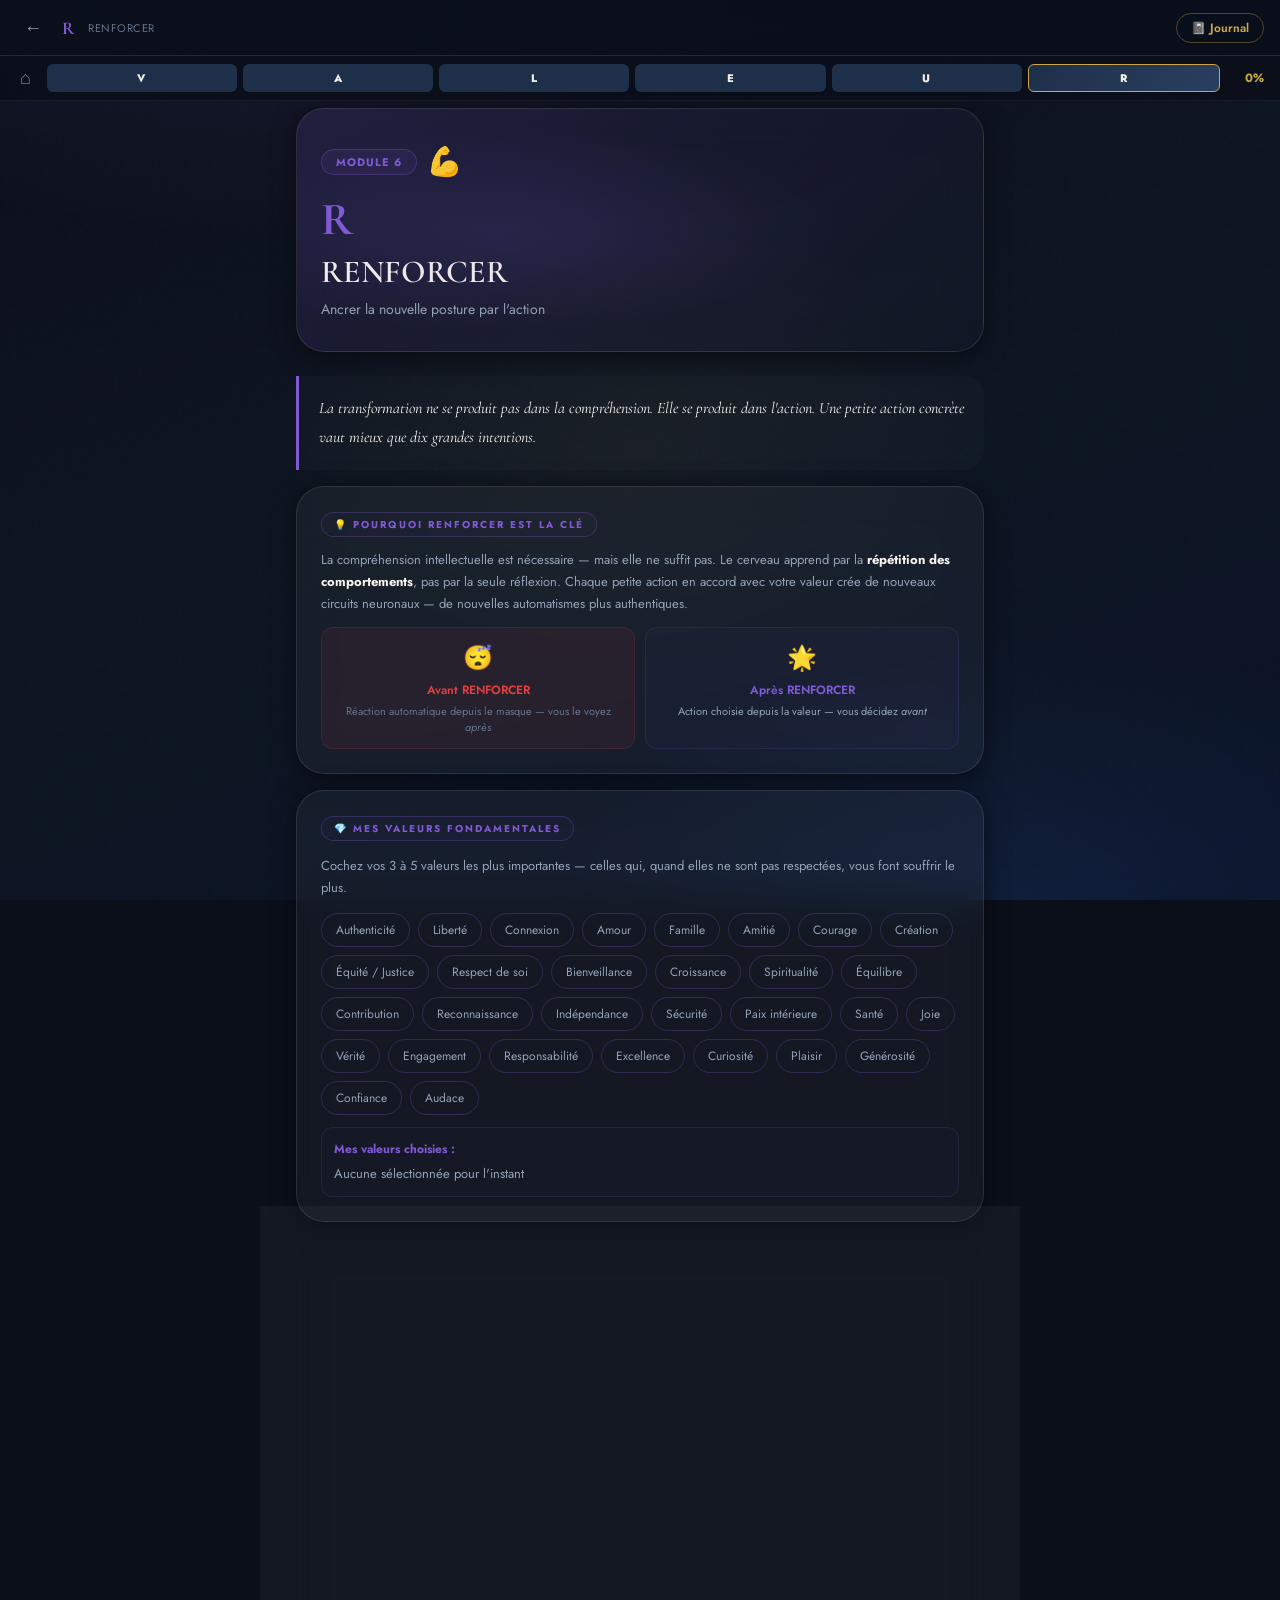
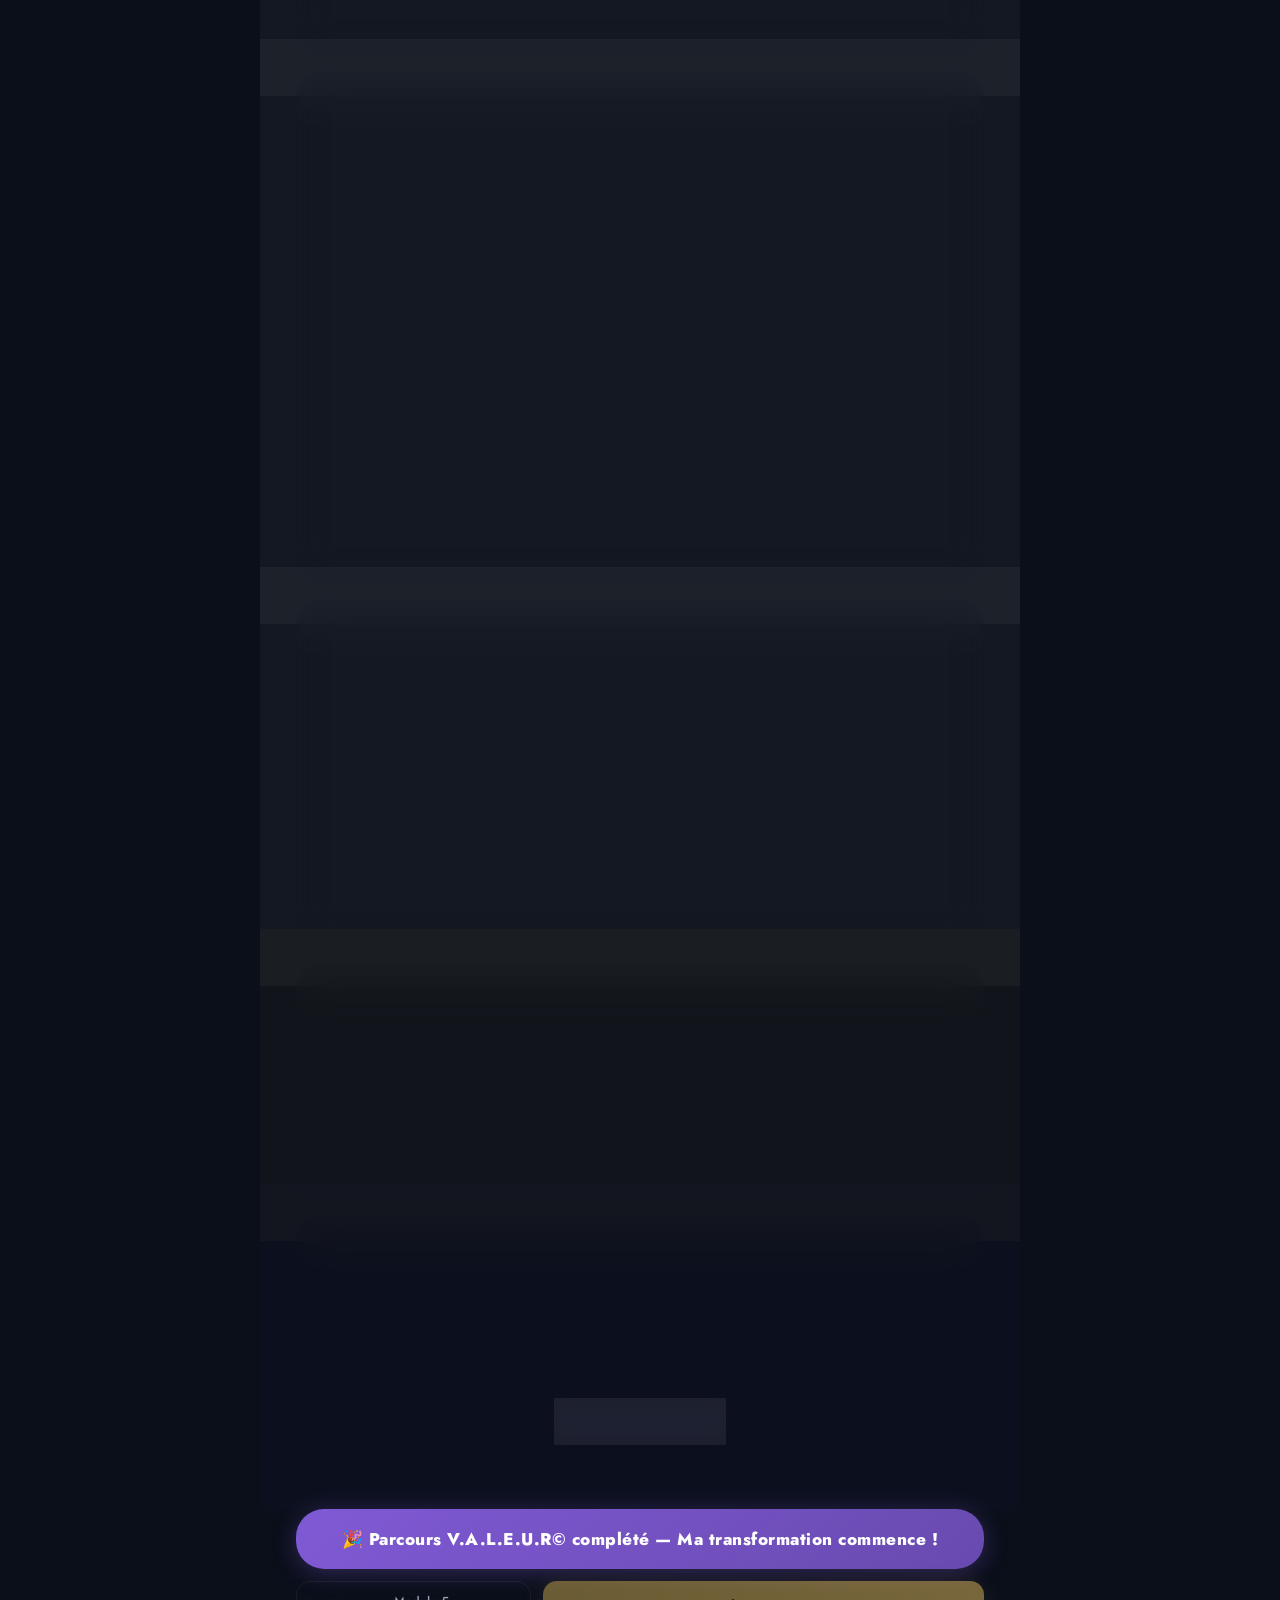
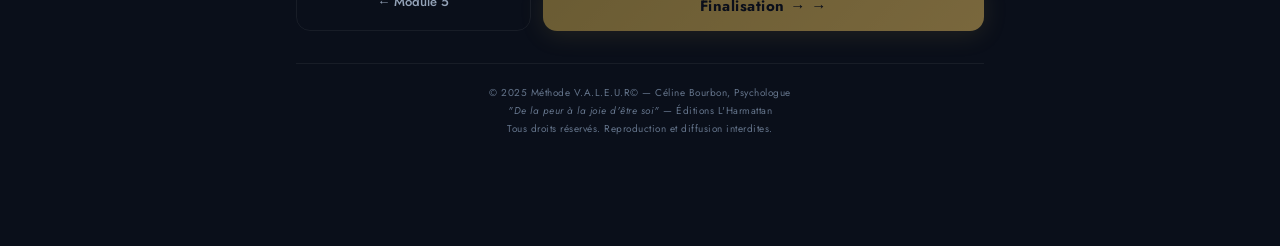
<file: module6.html>
<!DOCTYPE html>
<html lang="fr">
<head>
  <meta charset="UTF-8"/>
  <meta name="viewport" content="width=device-width,initial-scale=1,maximum-scale=1"/>
  <meta name="robots" content="noindex,nofollow"/>
  <title>Module 6 — RENFORCER · V.A.L.E.U.R©</title>
  <link rel="preconnect" href="https://fonts.googleapis.com"/>
  <link href="https://fonts.googleapis.com/css2?family=Cormorant+Garamond:ital,wght@0,300;0,400;0,600;0,700;1,400;1,600&family=Jost:wght@300;400;500;600;700;800&display=swap" rel="stylesheet"/>
  <style>
/* ═══════════════════════════════════════════════════════════════════
   DESIGN SYSTEM — V.A.L.E.U.R© Premium Glassmorphism
   © 2025 Méthode V.A.L.E.U.R© — Céline Bourbon, Psychologue
   "De la peur à la joie d'être soi" — Éditions L'Harmattan
   Tous droits réservés. Reproduction interdite.
   ═══════════════════════════════════════════════════════════════════ */

/* ── GOOGLE FONTS ─────────────────────────────────────────────────── */
@import url('https://fonts.googleapis.com/css2?family=Cormorant+Garamond:ital,wght@0,300;0,400;0,600;0,700;1,400;1,600&family=Jost:wght@300;400;500;600;700;800&display=swap');

/* ── CSS VARIABLES ────────────────────────────────────────────────── */
:root {
  /* Backgrounds */
  --bg-void:      #050a12;
  --bg-deep:      #0a0f1a;
  --bg-mid:       #111827;
  --bg-surface:   #1a2235;
  --bg-raised:    #243047;

  /* Glass */
  --glass-bg:     rgba(255,255,255,0.04);
  --glass-bg-2:   rgba(255,255,255,0.07);
  --glass-bg-3:   rgba(255,255,255,0.11);
  --glass-border: rgba(255,255,255,0.10);
  --glass-border-2: rgba(255,255,255,0.18);
  --glass-glow:   rgba(201,168,76,0.12);

  /* Gold */
  --gold:         #c9a84c;
  --gold-light:   #f0d080;
  --gold-dim:     rgba(201,168,76,0.3);
  --gold-glow:    rgba(201,168,76,0.15);

  /* Text */
  --text-bright:  #f7f3ee;
  --text-main:    #e2e8f0;
  --text-muted:   #94a3b8;
  --text-dim:     #64748b;

  /* 7 Masques */
  --rouge:        #e53e3e;
  --rouge-glow:   rgba(229,62,62,0.25);
  --orange:       #ed8936;
  --orange-glow:  rgba(237,137,54,0.25);
  --jaune:        #d69e2e;
  --jaune-glow:   rgba(214,158,46,0.25);
  --vert:         #38a169;
  --vert-glow:    rgba(56,161,105,0.25);
  --bleu:         #3182ce;
  --bleu-glow:    rgba(49,130,206,0.25);
  --indigo:       #5a67d8;
  --indigo-glow:  rgba(90,103,216,0.25);
  --violet:       #805ad5;
  --violet-glow:  rgba(128,90,213,0.25);

  /* Borders */
  --border-dim:   rgba(255,255,255,0.06);
  --border-mid:   rgba(255,255,255,0.10);
  --border-gold:  rgba(201,168,76,0.35);

  /* Radius */
  --r-sm:  8px;
  --r-md:  14px;
  --r-lg:  20px;
  --r-xl:  28px;
  --r-2xl: 36px;

  /* Shadows */
  --shadow-sm:   0 2px 8px rgba(0,0,0,0.4);
  --shadow-md:   0 4px 24px rgba(0,0,0,0.5);
  --shadow-lg:   0 8px 40px rgba(0,0,0,0.6);
  --shadow-gold: 0 4px 24px rgba(201,168,76,0.25);
  --shadow-glow: 0 0 40px rgba(201,168,76,0.12);

  /* Blur */
  --blur-sm: blur(12px);
  --blur-md: blur(20px);
  --blur-lg: blur(32px);

  /* Transitions */
  --ease-out:   cubic-bezier(0.16,1,0.3,1);
  --ease-spring:cubic-bezier(0.34,1.56,0.64,1);
  --ease-inout: cubic-bezier(0.4,0,0.2,1);
  --t-fast:  0.15s;
  --t-mid:   0.3s;
  --t-slow:  0.5s;
}

/* ── RESET ────────────────────────────────────────────────────────── */
*,*::before,*::after { box-sizing:border-box; margin:0; padding:0; }
html { scroll-behavior:smooth; -webkit-text-size-adjust:100%; }
body {
  font-family:'Jost',sans-serif;
  background:var(--bg-deep);
  color:var(--text-main);
  min-height:100vh;
  overflow-x:hidden;
  -webkit-font-smoothing:antialiased;
}

/* ── ANTI-COPY PROTECTION ──────────────────────────────────────────── */
body {
  -webkit-user-select:none;
  -moz-user-select:none;
  -ms-user-select:none;
  user-select:none;
}
input, textarea { user-select:text !important; }

/* ── BACKGROUND MESH ──────────────────────────────────────────────── */
.bg-mesh {
  position:fixed; inset:0; z-index:-1;
  background:
    radial-gradient(ellipse 80% 60% at 20% -10%, rgba(128,90,213,0.12) 0%, transparent 60%),
    radial-gradient(ellipse 60% 50% at 80% 100%, rgba(49,130,206,0.10) 0%, transparent 60%),
    radial-gradient(ellipse 40% 40% at 50% 50%, rgba(201,168,76,0.04) 0%, transparent 70%),
    linear-gradient(160deg, #0a0f1a 0%, #0d1520 50%, #0a1128 100%);
}
.bg-mesh::after {
  content:'';
  position:absolute; inset:0;
  background-image:url("data:image/svg+xml,%3Csvg viewBox='0 0 200 200' xmlns='http://www.w3.org/2000/svg'%3E%3Cfilter id='noise'%3E%3CfeTurbulence type='fractalNoise' baseFrequency='0.9' numOctaves='4' stitchTiles='stitch'/%3E%3C/filter%3E%3Crect width='100%25' height='100%25' filter='url(%23noise)' opacity='0.035'/%3E%3C/svg%3E");
  opacity:0.4; pointer-events:none;
}

/* ── GLASS CARD ───────────────────────────────────────────────────── */
.glass {
  background:var(--glass-bg);
  backdrop-filter:var(--blur-md);
  -webkit-backdrop-filter:var(--blur-md);
  border:1px solid var(--glass-border);
  border-radius:var(--r-lg);
}
.glass-2 {
  background:var(--glass-bg-2);
  backdrop-filter:var(--blur-md);
  -webkit-backdrop-filter:var(--blur-md);
  border:1px solid var(--glass-border-2);
  border-radius:var(--r-lg);
}
.glass-card {
  background:var(--glass-bg);
  backdrop-filter:var(--blur-md);
  -webkit-backdrop-filter:var(--blur-md);
  border:1px solid var(--glass-border);
  border-radius:var(--r-xl);
  box-shadow:var(--shadow-md);
  padding:24px;
  transition:border-color var(--t-mid) var(--ease-out),
             box-shadow var(--t-mid) var(--ease-out),
             transform var(--t-mid) var(--ease-out);
}
.glass-card:hover {
  border-color:rgba(255,255,255,0.16);
  box-shadow:var(--shadow-lg), var(--shadow-glow);
  transform:translateY(-2px);
}
.glass-card-gold {
  border-color:var(--border-gold);
  box-shadow:var(--shadow-md), 0 0 30px rgba(201,168,76,0.08);
}

/* ── STICKY GLASS HEADER ──────────────────────────────────────────── */
.glass-header {
  position:fixed;
  top:0; left:0; right:0;
  z-index:200;
  background:rgba(10,15,26,0.85);
  backdrop-filter:var(--blur-md);
  -webkit-backdrop-filter:var(--blur-md);
  border-bottom:1px solid var(--glass-border);
  height:56px;
  display:flex;
  align-items:center;
  padding:0 16px;
  gap:12px;
}
.header-logo {
  font-family:'Cormorant Garamond',serif;
  color:var(--gold);
  font-size:18px;
  font-weight:700;
  letter-spacing:1px;
  white-space:nowrap;
}
.header-subtitle {
  font-size:11px;
  color:var(--text-dim);
  white-space:nowrap;
  font-weight:400;
  letter-spacing:0.5px;
}
.header-spacer { flex:1; }
.header-progress-mini {
  display:flex;
  align-items:center;
  gap:6px;
}

/* ── PROGRESS BAR (sticky override) ─────────────────────────────── */
#valeur-progress-bar {
  position:fixed !important;
  top:56px !important;
  left:0; right:0;
  z-index:190;
  background:rgba(10,15,26,0.9) !important;
  backdrop-filter:var(--blur-sm);
  -webkit-backdrop-filter:var(--blur-sm);
  border-bottom:1px solid var(--border-dim) !important;
  padding:8px 16px !important;
}

/* ── PAGE LAYOUT ──────────────────────────────────────────────────── */
.page-content {
  padding-top:108px; /* header + progress bar */
  padding-bottom:100px;
  max-width:720px;
  margin:0 auto;
  padding-left:16px;
  padding-right:16px;
}

/* ── TYPOGRAPHY ───────────────────────────────────────────────────── */
.display-title {
  font-family:'Cormorant Garamond',serif;
  font-size:clamp(28px,6vw,48px);
  font-weight:600;
  line-height:1.15;
  color:var(--text-bright);
  letter-spacing:-0.5px;
}
.display-title em {
  color:var(--gold);
  font-style:italic;
}
.section-title {
  font-family:'Cormorant Garamond',serif;
  font-size:clamp(20px,4vw,28px);
  font-weight:600;
  color:var(--text-bright);
  margin-bottom:16px;
}
.label-gold {
  display:inline-flex;
  align-items:center;
  gap:6px;
  font-size:10px;
  font-weight:700;
  letter-spacing:2px;
  text-transform:uppercase;
  color:var(--gold);
  border:1px solid var(--border-gold);
  padding:4px 12px;
  border-radius:20px;
  background:rgba(201,168,76,0.06);
}
.text-muted { color:var(--text-muted); font-size:14px; line-height:1.7; }
.text-dim { color:var(--text-dim); font-size:13px; }

/* ── BUTTONS ──────────────────────────────────────────────────────── */
.btn-primary {
  display:inline-flex;
  align-items:center;
  justify-content:center;
  gap:8px;
  background:linear-gradient(135deg,var(--gold),#e8c060);
  color:#0a0f1a;
  border:none;
  border-radius:var(--r-md);
  padding:14px 28px;
  font-family:'Jost',sans-serif;
  font-size:15px;
  font-weight:700;
  cursor:pointer;
  letter-spacing:0.5px;
  box-shadow:var(--shadow-gold);
  transition:all var(--t-mid) var(--ease-spring);
}
.btn-primary:hover {
  transform:translateY(-2px) scale(1.02);
  box-shadow:0 8px 32px rgba(201,168,76,0.45);
}
.btn-primary:active { transform:scale(0.98); }

.btn-glass {
  display:inline-flex;
  align-items:center;
  justify-content:center;
  gap:8px;
  background:var(--glass-bg-2);
  backdrop-filter:var(--blur-sm);
  color:var(--text-main);
  border:1px solid var(--glass-border-2);
  border-radius:var(--r-md);
  padding:12px 24px;
  font-family:'Jost',sans-serif;
  font-size:14px;
  font-weight:600;
  cursor:pointer;
  transition:all var(--t-mid) var(--ease-out);
}
.btn-glass:hover {
  background:var(--glass-bg-3);
  border-color:rgba(255,255,255,0.25);
  transform:translateY(-1px);
}

.btn-ghost {
  background:none;
  border:1px solid var(--border-dim);
  color:var(--text-muted);
  border-radius:var(--r-md);
  padding:10px 20px;
  font-family:'Jost',sans-serif;
  font-size:13px;
  font-weight:500;
  cursor:pointer;
  transition:all var(--t-fast) var(--ease-out);
}
.btn-ghost:hover { border-color:var(--glass-border-2); color:var(--text-main); }

/* ── FAB — FLOATING ACTION BUTTON ────────────────────────────────── */
.fab {
  position:fixed;
  bottom:28px;
  right:20px;
  z-index:300;
  width:58px;
  height:58px;
  border-radius:50%;
  background:linear-gradient(135deg,var(--gold),#e8c060);
  border:none;
  cursor:pointer;
  display:flex;
  align-items:center;
  justify-content:center;
  font-size:22px;
  box-shadow:0 6px 24px rgba(201,168,76,0.5), 0 2px 8px rgba(0,0,0,0.5);
  animation:fab-float 3s ease-in-out infinite;
  transition:transform var(--t-mid) var(--ease-spring), box-shadow var(--t-mid);
}
.fab:hover {
  transform:scale(1.12) translateY(-2px);
  box-shadow:0 10px 36px rgba(201,168,76,0.65), 0 2px 12px rgba(0,0,0,0.5);
  animation:none;
}
.fab:active { transform:scale(0.94); }
@keyframes fab-float {
  0%,100% { transform:translateY(0); }
  50%      { transform:translateY(-6px); }
}

/* ── MODAL OVERLAY ────────────────────────────────────────────────── */
.modal-overlay {
  position:fixed;
  inset:0;
  z-index:400;
  background:rgba(5,10,18,0.85);
  backdrop-filter:blur(8px);
  -webkit-backdrop-filter:blur(8px);
  display:flex;
  align-items:flex-end;
  justify-content:center;
  padding:16px;
  opacity:0;
  visibility:hidden;
  transition:all var(--t-mid) var(--ease-out);
}
.modal-overlay.open {
  opacity:1;
  visibility:visible;
}
.modal-sheet {
  background:rgba(15,22,38,0.95);
  backdrop-filter:var(--blur-lg);
  -webkit-backdrop-filter:var(--blur-lg);
  border:1px solid var(--glass-border-2);
  border-radius:var(--r-2xl) var(--r-2xl) var(--r-lg) var(--r-lg);
  width:100%;
  max-width:600px;
  max-height:90vh;
  overflow-y:auto;
  padding:28px 24px;
  transform:translateY(40px);
  transition:transform var(--t-mid) var(--ease-spring);
  box-shadow:0 -8px 60px rgba(0,0,0,0.6);
}
.modal-overlay.open .modal-sheet {
  transform:translateY(0);
}
.modal-handle {
  width:40px;
  height:4px;
  background:var(--glass-border-2);
  border-radius:2px;
  margin:0 auto 20px;
}

/* ── JOURNAL FORM ─────────────────────────────────────────────────── */
.journal-step {
  background:var(--glass-bg);
  border:1px solid var(--glass-border);
  border-radius:var(--r-lg);
  padding:18px;
  margin-bottom:12px;
  transition:border-color var(--t-mid);
}
.journal-step.active {
  border-color:var(--border-gold);
  background:rgba(201,168,76,0.04);
}
.journal-step-header {
  display:flex;
  align-items:center;
  gap:12px;
  margin-bottom:10px;
}
.journal-letter {
  width:34px;
  height:34px;
  border-radius:10px;
  background:linear-gradient(135deg,var(--gold),#e8c060);
  color:#0a0f1a;
  font-size:16px;
  font-weight:800;
  display:flex;
  align-items:center;
  justify-content:center;
  flex-shrink:0;
  font-family:'Cormorant Garamond',serif;
}
.journal-label {
  font-weight:700;
  font-size:13px;
  color:var(--text-bright);
}
.journal-sublabel {
  font-size:11px;
  color:var(--text-dim);
  line-height:1.5;
}
.journal-textarea {
  width:100%;
  background:rgba(255,255,255,0.03);
  border:1px solid var(--border-dim);
  border-radius:var(--r-sm);
  color:var(--text-main);
  font-family:'Jost',sans-serif;
  font-size:14px;
  line-height:1.7;
  padding:12px 14px;
  resize:vertical;
  min-height:80px;
  transition:border-color var(--t-fast);
  user-select:text;
}
.journal-textarea:focus {
  outline:none;
  border-color:var(--border-gold);
  background:rgba(201,168,76,0.03);
}
.journal-textarea::placeholder { color:var(--text-dim); }

/* ── MASQUE SELECTOR ──────────────────────────────────────────────── */
.masque-grid {
  display:grid;
  grid-template-columns:repeat(7,1fr);
  gap:8px;
}
.masque-chip {
  aspect-ratio:1;
  border-radius:10px;
  background:var(--glass-bg);
  border:2px solid transparent;
  cursor:pointer;
  display:flex;
  flex-direction:column;
  align-items:center;
  justify-content:center;
  gap:4px;
  transition:all var(--t-mid) var(--ease-spring);
  font-size:18px;
}
.masque-chip:hover { transform:scale(1.1); }
.masque-chip.selected {
  border-color:currentColor;
  transform:scale(1.08);
}
.masque-chip-dot {
  width:8px;
  height:8px;
  border-radius:50%;
}

/* ── MODULE CARDS ─────────────────────────────────────────────────── */
.module-card {
  position:relative;
  background:var(--glass-bg);
  backdrop-filter:var(--blur-md);
  -webkit-backdrop-filter:var(--blur-md);
  border:1px solid var(--glass-border);
  border-radius:var(--r-xl);
  padding:22px;
  overflow:hidden;
  transition:all var(--t-mid) var(--ease-out);
  cursor:pointer;
  text-decoration:none;
  display:block;
}
.module-card::before {
  content:'';
  position:absolute;
  top:0; left:0; right:0;
  height:3px;
  background:linear-gradient(90deg,var(--module-color,var(--gold)),transparent);
  opacity:0.8;
}
.module-card:hover {
  border-color:rgba(255,255,255,0.16);
  transform:translateY(-3px);
  box-shadow:0 12px 40px rgba(0,0,0,0.4), 0 0 0 1px rgba(255,255,255,0.08);
}
.module-card.done::after {
  content:'✓';
  position:absolute;
  top:14px; right:16px;
  width:26px; height:26px;
  border-radius:50%;
  background:linear-gradient(135deg,var(--gold),#e8c060);
  color:#0a0f1a;
  font-weight:900;
  font-size:13px;
  display:flex;
  align-items:center;
  justify-content:center;
}
.module-number {
  font-family:'Cormorant Garamond',serif;
  font-size:11px;
  font-weight:400;
  letter-spacing:2px;
  text-transform:uppercase;
  color:var(--text-dim);
  margin-bottom:8px;
}
.module-letter {
  font-family:'Cormorant Garamond',serif;
  font-size:42px;
  font-weight:700;
  line-height:1;
  margin-bottom:6px;
  background:linear-gradient(135deg,var(--module-color,var(--gold)),color-mix(in srgb,var(--module-color,var(--gold)) 60%,white));
  -webkit-background-clip:text;
  -webkit-text-fill-color:transparent;
  background-clip:text;
}
.module-name {
  font-size:16px;
  font-weight:700;
  color:var(--text-bright);
  letter-spacing:1px;
  text-transform:uppercase;
  margin-bottom:8px;
}
.module-desc { font-size:13px; color:var(--text-muted); line-height:1.6; }

/* ── STAT CARDS ───────────────────────────────────────────────────── */
.stat-grid {
  display:grid;
  grid-template-columns:repeat(2,1fr);
  gap:12px;
}
.stat-card {
  background:var(--glass-bg);
  backdrop-filter:var(--blur-sm);
  border:1px solid var(--glass-border);
  border-radius:var(--r-lg);
  padding:18px;
  text-align:center;
}
.stat-value {
  font-family:'Cormorant Garamond',serif;
  font-size:36px;
  font-weight:700;
  color:var(--gold);
  line-height:1;
  margin-bottom:6px;
}
.stat-label { font-size:11px; color:var(--text-dim); letter-spacing:1px; text-transform:uppercase; }

/* ── CONFETTI SYSTEM ──────────────────────────────────────────────── */
.confetti-canvas {
  position:fixed;
  inset:0;
  z-index:9999;
  pointer-events:none;
}

/* ── ANIMATIONS ───────────────────────────────────────────────────── */
@keyframes fadeInUp {
  from { opacity:0; transform:translateY(24px); }
  to   { opacity:1; transform:translateY(0); }
}
@keyframes fadeIn {
  from { opacity:0; }
  to   { opacity:1; }
}
@keyframes scaleIn {
  from { opacity:0; transform:scale(0.92); }
  to   { opacity:1; transform:scale(1); }
}
@keyframes shimmer {
  0%   { background-position:-200% center; }
  100% { background-position:200% center; }
}
@keyframes pulse-gold {
  0%,100% { box-shadow:0 0 0 0 rgba(201,168,76,0.4); }
  50%      { box-shadow:0 0 0 8px rgba(201,168,76,0); }
}

.animate-in { animation:fadeInUp 0.6s var(--ease-spring) both; }
.animate-in-2 { animation:fadeInUp 0.6s var(--ease-spring) 0.1s both; }
.animate-in-3 { animation:fadeInUp 0.6s var(--ease-spring) 0.2s both; }
.animate-in-4 { animation:fadeInUp 0.6s var(--ease-spring) 0.3s both; }
.animate-in-5 { animation:fadeInUp 0.6s var(--ease-spring) 0.4s both; }

/* ── DIVIDER ──────────────────────────────────────────────────────── */
.gold-divider {
  height:1px;
  background:linear-gradient(90deg,transparent,var(--border-gold),transparent);
  margin:28px 0;
}

/* ── TOAST / NOTIFICATION ────────────────────────────────────────── */
.toast {
  position:fixed;
  bottom:96px;
  left:50%;
  transform:translateX(-50%) translateY(20px);
  background:rgba(15,22,38,0.95);
  backdrop-filter:var(--blur-md);
  border:1px solid var(--border-gold);
  border-radius:var(--r-lg);
  padding:12px 20px;
  font-size:14px;
  font-weight:600;
  color:var(--text-bright);
  opacity:0;
  transition:all var(--t-mid) var(--ease-spring);
  white-space:nowrap;
  z-index:350;
  box-shadow:var(--shadow-gold);
}
.toast.show {
  opacity:1;
  transform:translateX(-50%) translateY(0);
}

/* ── COPYRIGHT FOOTER ────────────────────────────────────────────── */
.copyright-footer {
  text-align:center;
  padding:20px 16px 8px;
  font-size:10px;
  color:var(--text-dim);
  letter-spacing:0.5px;
  line-height:1.8;
  border-top:1px solid var(--border-dim);
  margin-top:32px;
}
.copyright-footer a { color:var(--gold); text-decoration:none; }

/* ── SCROLLBAR ────────────────────────────────────────────────────── */
::-webkit-scrollbar { width:4px; }
::-webkit-scrollbar-track { background:transparent; }
::-webkit-scrollbar-thumb { background:var(--border-mid); border-radius:2px; }
::-webkit-scrollbar-thumb:hover { background:var(--glass-border-2); }

/* ── MOBILE RESPONSIVE ────────────────────────────────────────────── */
@media (max-width:480px) {
  .glass-card { padding:18px; border-radius:var(--r-lg); }
  .stat-grid { grid-template-columns:1fr 1fr; gap:8px; }
  .masque-grid { gap:6px; }
  .page-content { padding-top:100px; padding-left:12px; padding-right:12px; }
}

/* ── MODULE PAGE SPECIFICS ────────────────────────────────────────── */
.module-hero {
  border-radius:var(--r-xl);
  padding:32px 24px;
  margin-bottom:24px;
  position:relative;
  overflow:hidden;
}
.module-hero::before {
  content:'';
  position:absolute;
  inset:0;
  background:radial-gradient(ellipse 70% 60% at 30% 50%,var(--module-color-glow,rgba(201,168,76,0.15)),transparent 70%);
  pointer-events:none;
}
.exercise-card {
  background:var(--glass-bg);
  border:1px solid var(--glass-border);
  border-radius:var(--r-lg);
  padding:20px;
  margin-bottom:12px;
  transition:all var(--t-mid);
}
.exercise-number {
  width:28px; height:28px;
  border-radius:8px;
  background:linear-gradient(135deg,var(--module-color,var(--gold)),color-mix(in srgb,var(--module-color,var(--gold)) 70%,white));
  color:#0a0f1a;
  font-weight:800;
  font-size:13px;
  display:inline-flex;
  align-items:center;
  justify-content:center;
  margin-right:12px;
  flex-shrink:0;
}
.step-item {
  display:flex;
  align-items:flex-start;
  gap:14px;
  padding:16px 0;
  border-bottom:1px solid var(--border-dim);
}
.step-item:last-child { border-bottom:none; }
.step-dot {
  width:10px; height:10px;
  border-radius:50%;
  background:var(--module-color,var(--gold));
  margin-top:5px;
  flex-shrink:0;
  box-shadow:0 0 8px var(--module-color,var(--gold));
}

</style>
  <script src="valeur-config.js"></script>
  <style>
    :root {
      --module-color:#805ad5;
      --module-color-glow:rgba(128,90,213,0.15);
    }
    .accroche-box {
      background:rgba(255,255,255,0.02);
      border-left:3px solid #ed8936;
      border-radius:0 var(--r-lg) var(--r-lg) 0;
      padding:18px 20px; margin-bottom:16px;
      font-family:'Cormorant Garamond',serif;
      font-size:16px; font-style:italic;
      color:var(--text-bright); line-height:1.8;
    }
    .complete-btn {
      width:100%; padding:18px;
      background:linear-gradient(135deg,#805ad5,#805ad5cc);
      border:none; border-radius:var(--r-xl);
      font-family:'Jost',sans-serif;
      font-size:17px; font-weight:800;
      color:#fff; cursor:pointer; margin:24px 0 12px;
      box-shadow:0 4px 24px #805ad555;
      transition:all 0.3s var(--ease-spring);
      letter-spacing:0.5px;
    }
    .complete-btn:hover { transform:translateY(-2px); box-shadow:0 8px 36px #805ad566; }
    .complete-btn:disabled {
      background:linear-gradient(135deg,var(--vert),#2d8a5a);
      cursor:default; transform:none;
    }
    .phase-tag {
      display:inline-flex; align-items:center; gap:6px;
      background:#805ad518; border:1px solid #805ad544;
      border-radius:20px; padding:4px 14px;
      font-size:11px; font-weight:700;
      color:#805ad5; letter-spacing:1px;
      text-transform:uppercase;
    }
  </style>
</head>
<body>
  <div class="bg-mesh"></div>
  <header class="glass-header">
    <a href="module5.html" style="color:var(--text-muted);font-size:18px;padding:4px 8px;text-decoration:none;line-height:1;">←</a>
    <div class="header-logo" style="color:#805ad5;">R</div>
    <div class="header-subtitle">RENFORCER</div>
    <div class="header-spacer"></div>
    <button onclick="VALEUR_JOURNAL.open()" style="background:none;border:1px solid var(--border-gold);border-radius:20px;padding:5px 14px;color:var(--gold);font-size:12px;font-weight:600;cursor:pointer;font-family:'Jost',sans-serif;">📓 Journal</button>
  </header>
  <div id="valeur-progress-bar"></div>

  <main class="page-content">

        <!-- HERO -->
    <div class="module-hero glass-card animate-in" style="background:linear-gradient(135deg,rgba(128,90,213,0.15),#805ad505);">
      <div style="display:flex;align-items:center;gap:10px;margin-bottom:14px;">
        <div class="phase-tag">MODULE 6</div>
        <span style="font-size:28px;">💪</span>
      </div>
      <div style="font-family:'Cormorant Garamond',serif;font-size:clamp(28px,6vw,46px);font-weight:700;color:#805ad5;line-height:1;margin-bottom:10px;letter-spacing:2px;">R</div>
      <h1 style="font-family:'Cormorant Garamond',serif;font-size:clamp(22px,4vw,32px);font-weight:600;color:var(--text-bright);margin-bottom:8px;">RENFORCER</h1>
      <p style="font-size:14px;color:var(--text-muted);">Ancrer la nouvelle posture par l'action</p>
    </div>

    <div class="accroche-box animate-in-2" style="border-color:#805ad5;">La transformation ne se produit pas dans la compréhension. Elle se produit dans l'action. Une petite action concrète vaut mieux que dix grandes intentions.</div>

    <!-- POURQUOI RENFORCER -->
    <div class="glass-card animate-in-2" style="margin-bottom:16px;">
      <div class="label-gold" style="margin-bottom:12px;border-color:#805ad544;color:#805ad5;background:#805ad508;">💡 POURQUOI RENFORCER EST LA CLÉ</div>
      <p class="text-muted" style="font-size:13px;margin-bottom:12px;line-height:1.7;">La compréhension intellectuelle est nécessaire — mais elle ne suffit pas. Le cerveau apprend par la <strong style="color:var(--text-bright);">répétition des comportements</strong>, pas par la seule réflexion. Chaque petite action en accord avec votre valeur crée de nouveaux circuits neuronaux — de nouvelles automatismes plus authentiques.</p>
      <div style="display:grid;grid-template-columns:1fr 1fr;gap:10px;">
        <div style="background:rgba(229,62,62,0.08);border:1px solid #e53e3e22;border-radius:12px;padding:12px;text-align:center;">
          <div style="font-size:24px;margin-bottom:6px;">😴</div>
          <p style="font-size:12px;color:#e53e3e;font-weight:600;margin-bottom:4px;">Avant RENFORCER</p>
          <p style="font-size:11px;color:var(--text-dim);line-height:1.5;">Réaction automatique depuis le masque — vous le voyez <em>après</em></p>
        </div>
        <div style="background:#805ad508;border:1px solid #805ad522;border-radius:12px;padding:12px;text-align:center;">
          <div style="font-size:24px;margin-bottom:6px;">🌟</div>
          <p style="font-size:12px;color:#805ad5;font-weight:600;margin-bottom:4px;">Après RENFORCER</p>
          <p style="font-size:11px;color:var(--text-muted);line-height:1.5;">Action choisie depuis la valeur — vous décidez <em>avant</em></p>
        </div>
      </div>
    </div>

    <!-- IDENTIFIER MES VALEURS -->
    <div class="glass-card" style="margin-bottom:16px;">
      <div class="label-gold" style="margin-bottom:14px;border-color:#805ad544;color:#805ad5;background:#805ad508;">💎 MES VALEURS FONDAMENTALES</div>
      <p class="text-muted" style="font-size:13px;margin-bottom:14px;">Cochez vos 3 à 5 valeurs les plus importantes — celles qui, quand elles ne sont pas respectées, vous font souffrir le plus.</p>
      <div id="valeurs-grid" style="display:flex;flex-wrap:wrap;gap:8px;"></div>
      <div style="margin-top:12px;padding:12px;background:#805ad506;border:1px solid #805ad522;border-radius:12px;">
        <p style="font-size:12px;font-weight:700;color:#805ad5;margin-bottom:6px;">Mes valeurs choisies :</p>
        <div id="valeurs-selected" style="font-size:13px;color:var(--text-muted);min-height:20px;"></div>
      </div>
    </div>

    <!-- PLAN D'ACTION HEBDOMADAIRE -->
    <div class="glass-card" style="margin-bottom:16px;border-color:#805ad533;">
      <div class="label-gold" style="margin-bottom:12px;border-color:#805ad544;color:#805ad5;background:#805ad508;">📅 MON PLAN D'ACTION — 7 JOURS</div>
      <p class="text-muted" style="font-size:13px;margin-bottom:14px;">Choisissez <strong style="color:var(--text-bright);">UNE action concrète par domaine</strong> pour cette semaine — petite, précise, réalisable.</p>
      <div style="display:flex;flex-direction:column;gap:10px;">
        <div style="background:#805ad506;border:1px solid #805ad522;border-radius:12px;padding:12px;">
          <p style="font-size:12px;font-weight:700;color:#805ad5;margin-bottom:6px;">💼 Vie professionnelle / projets</p>
          <input id="plan1" placeholder="Ex : dire non à une demande qui ne m'appartient pas..." style="width:100%;background:rgba(255,255,255,0.04);border:1px solid rgba(255,255,255,0.1);border-radius:8px;padding:10px;color:var(--text-main);font-family:'Jost',sans-serif;font-size:13px;" oninput="savePlan()">
        </div>
        <div style="background:#805ad506;border:1px solid #805ad522;border-radius:12px;padding:12px;">
          <p style="font-size:12px;font-weight:700;color:#805ad5;margin-bottom:6px;">💚 Relations / connexion</p>
          <input id="plan2" placeholder="Ex : exprimer un besoin directement sans le minimiser..." style="width:100%;background:rgba(255,255,255,0.04);border:1px solid rgba(255,255,255,0.1);border-radius:8px;padding:10px;color:var(--text-main);font-family:'Jost',sans-serif;font-size:13px;" oninput="savePlan()">
        </div>
        <div style="background:#805ad506;border:1px solid #805ad522;border-radius:12px;padding:12px;">
          <p style="font-size:12px;font-weight:700;color:#805ad5;margin-bottom:6px;">🌱 Développement personnel / bien-être</p>
          <input id="plan3" placeholder="Ex : 5 minutes de journal chaque matin..." style="width:100%;background:rgba(255,255,255,0.04);border:1px solid rgba(255,255,255,0.1);border-radius:8px;padding:10px;color:var(--text-main);font-family:'Jost',sans-serif;font-size:13px;" oninput="savePlan()">
        </div>
      </div>
    </div>

    <!-- MES 3 VICTOIRES DE LA SEMAINE -->
    <div class="glass-card" style="margin-bottom:16px;">
      <div class="label-gold" style="margin-bottom:12px;border-color:#805ad544;color:#805ad5;background:#805ad508;">🏆 MES 3 VICTOIRES DE LA SEMAINE</div>
      <p class="text-muted" style="font-size:13px;margin-bottom:12px;">La transformation se produit dans les petits moments. Notez 3 moments cette semaine où vous avez agi depuis votre valeur plutôt que votre masque :</p>
      <div style="display:flex;flex-direction:column;gap:10px;">
        <div style="background:#805ad506;border:1px solid #805ad522;border-radius:12px;padding:12px;">
          <p style="font-size:12px;font-weight:700;color:#805ad5;margin-bottom:6px;">🥇 Victoire 1</p>
          <textarea id="vic1" rows="2" placeholder="Situation où j'ai choisi ma valeur plutôt que mon masque..." style="width:100%;background:rgba(255,255,255,0.04);border:1px solid rgba(255,255,255,0.1);border-radius:8px;padding:10px;color:var(--text-main);font-family:'Jost',sans-serif;font-size:13px;resize:vertical;" oninput="saveVic()"></textarea>
        </div>
        <div style="background:#805ad506;border:1px solid #805ad522;border-radius:12px;padding:12px;">
          <p style="font-size:12px;font-weight:700;color:#805ad5;margin-bottom:6px;">🥈 Victoire 2</p>
          <textarea id="vic2" rows="2" placeholder="Un autre moment de courage authentique..." style="width:100%;background:rgba(255,255,255,0.04);border:1px solid rgba(255,255,255,0.1);border-radius:8px;padding:10px;color:var(--text-main);font-family:'Jost',sans-serif;font-size:13px;resize:vertical;" oninput="saveVic()"></textarea>
        </div>
        <div style="background:#805ad506;border:1px solid #805ad522;border-radius:12px;padding:12px;">
          <p style="font-size:12px;font-weight:700;color:#805ad5;margin-bottom:6px;">🥉 Victoire 3</p>
          <textarea id="vic3" rows="2" placeholder="Même une petite victoire compte — elle crée un nouveau chemin neuronal..." style="width:100%;background:rgba(255,255,255,0.04);border:1px solid rgba(255,255,255,0.1);border-radius:8px;padding:10px;color:var(--text-main);font-family:'Jost',sans-serif;font-size:13px;resize:vertical;" oninput="saveVic()"></textarea>
        </div>
      </div>
    </div>

    <!-- LETTRE À SOI DU FUTUR -->
    <div class="glass-card" style="margin-bottom:16px;border-color:#805ad533;">
      <div class="label-gold" style="margin-bottom:12px;border-color:#805ad544;color:#805ad5;background:#805ad508;">✉️ LETTRE À MOI DU FUTUR</div>
      <p class="text-muted" style="font-size:13px;margin-bottom:12px;">Écrivez à votre futur vous — libéré·e de cette peur, vivant pleinement en accord avec votre valeur. Que voulez-vous lui dire ?</p>
      <textarea id="lettre" rows="6" placeholder="Cher·e moi du futur,

Tu te souviens de cette époque où le masque gouvernait tout ? Aujourd'hui tu sais que...

La transformation qui t'a le plus surpris·e a été...

Tu peux te rappeler : tu mérites..." style="width:100%;background:rgba(255,255,255,0.04);border:1px solid rgba(255,255,255,0.12);border-radius:14px;padding:16px;color:var(--text-main);font-family:'Cormorant Garamond',serif;font-size:15px;line-height:1.8;resize:vertical;" oninput="saveLettre()"></textarea>
    </div>

    <!-- RAPPELS ESSENTIELS -->
    <div class="glass-card" style="margin-bottom:16px;background:rgba(201,168,76,0.04);border-color:var(--border-gold);">
      <div class="label-gold" style="margin-bottom:14px;">💛 RAPPELS ESSENTIELS</div>
      <div style="display:flex;flex-direction:column;gap:8px;">
        <div style="display:flex;align-items:flex-start;gap:10px;">
          <span style="font-size:18px;min-width:28px;">🔄</span>
          <p class="text-muted" style="font-size:13px;line-height:1.7;margin:0;">Changer des automatismes demande du temps et de la répétition. <strong style="color:var(--text-bright);">La répétition fait partie de l'apprentissage</strong> — pas un signe d'échec.</p>
        </div>
        <div style="display:flex;align-items:flex-start;gap:10px;">
          <span style="font-size:18px;min-width:28px;">🌱</span>
          <p class="text-muted" style="font-size:13px;line-height:1.7;margin:0;">Si vous revenez aux mêmes réactions malgré vos efforts — c'est normal. Chaque fois que vous le <em>voyez</em>, c'est déjà la méthode VALEUR en action.</p>
        </div>
        <div style="display:flex;align-items:flex-start;gap:10px;">
          <span style="font-size:18px;min-width:28px;">💜</span>
          <p class="text-muted" style="font-size:13px;line-height:1.7;margin:0;">La culpabilité ou la honte qui surgissent parfois font partie du processus de libération. Accueillez-les. Elles ne sont pas des preuves d'échec — ce sont des signaux que vous avancez.</p>
        </div>
      </div>
    </div>

    <div class="glass-card" style="background:#805ad506;border-color:#805ad533;text-align:center;padding:24px;margin-bottom:16px;">
      <div style="font-size:36px;margin-bottom:12px;">📓</div>
      <div style="font-family:'Cormorant Garamond',serif;font-size:20px;font-weight:600;color:var(--text-bright);margin-bottom:8px;">Journal — Bilan de parcours</div>
      <p class="text-muted" style="font-size:13px;max-width:340px;margin:0 auto 16px;">Quelle action concrète allez-vous faire dès demain ? Qu'avez-vous gagné à travers ce parcours ?</p>
      <button onclick="VALEUR_JOURNAL.open()" class="btn-glass" style="border-color:#805ad544;color:#805ad5;">Ouvrir le journal →</button>
    </div>

    <button class="complete-btn" id="complete-btn" onclick="completeModule()">🎉 Parcours V.A.L.E.U.R© complété — Ma transformation commence !</button>
    <div style="display:flex;gap:12px;">
      <a href="module5.html" class="btn-ghost" style="flex:1;text-align:center;text-decoration:none;">← Module 5</a>
      <a href="module7.html" class="btn-primary" id="next-btn" style="flex:2;text-decoration:none;display:flex;align-items:center;justify-content:center;gap:6px;opacity:0.5;pointer-events:none;" aria-disabled="true">Finalisation → →</a>
    </div>
    <footer class="copyright-footer">
      © 2025 Méthode V.A.L.E.U.R© — Céline Bourbon, Psychologue<br/>
      <em>"De la peur à la joie d'être soi"</em> — Éditions L'Harmattan<br/>Tous droits réservés. Reproduction et diffusion interdites.
    </footer>
  </main>

  <script>
  var ALL_VALEURS = ['Authenticité','Liberté','Connexion','Amour','Famille','Amitié','Courage','Création','Équité / Justice','Respect de soi','Bienveillance','Croissance','Spiritualité','Équilibre','Contribution','Reconnaissance','Indépendance','Sécurité','Paix intérieure','Santé','Joie','Vérité','Engagement','Responsabilité','Excellence','Curiosité','Plaisir','Générosité','Confiance','Audace'];
  var selValeurs = {};
  function buildValeurs() {
    try { selValeurs = JSON.parse(localStorage.getItem('valeur_valeurs')||'{}'); } catch(e){}
    var el = document.getElementById('valeurs-grid');
    if (!el) return;
    el.innerHTML = ALL_VALEURS.map(function(v) {
      var sel = selValeurs[v];
      return '<button onclick="toggleValeur(\'' + v.replace(/'/g,"\'") + '\')" style="padding:7px 14px;border-radius:20px;border:1px solid '+(sel?'#805ad5':'#805ad544')+';background:'+(sel?'#805ad518':'transparent')+';color:'+(sel?'#805ad5':'var(--text-muted)')+';font-family:\'Jost\',sans-serif;font-size:12px;cursor:pointer;transition:all .2s;" id="val-btn-'+v.replace(/[^a-z]/gi,'_')+'">' + v + '</button>';
    }).join('');
    updateSelectedValeurs();
  }
  function toggleValeur(v) {
    selValeurs[v] = !selValeurs[v];
    try { localStorage.setItem('valeur_valeurs', JSON.stringify(selValeurs)); } catch(e){}
    var id = 'val-btn-'+v.replace(/[^a-z]/gi,'_');
    var btn = document.getElementById(id);
    if (btn) {
      btn.style.borderColor = selValeurs[v] ? '#805ad5' : '#805ad544';
      btn.style.background = selValeurs[v] ? '#805ad518' : 'transparent';
      btn.style.color = selValeurs[v] ? '#805ad5' : 'var(--text-muted)';
    }
    updateSelectedValeurs();
  }
  function updateSelectedValeurs() {
    var sel = Object.keys(selValeurs).filter(function(k){return selValeurs[k];});
    document.getElementById('valeurs-selected').textContent = sel.length ? sel.join(' · ') : 'Aucune sélectionnée pour l\'instant';
  }
  function savePlan() {
    var v = {p1:document.getElementById('plan1').value, p2:document.getElementById('plan2').value, p3:document.getElementById('plan3').value};
    try { localStorage.setItem('valeur_plan', JSON.stringify(v)); } catch(e){}
  }
  function saveVic() {
    var v = {v1:document.getElementById('vic1').value, v2:document.getElementById('vic2').value, v3:document.getElementById('vic3').value};
    try { localStorage.setItem('valeur_victories', JSON.stringify(v)); } catch(e){}
  }
  function saveLettre() {
    try { localStorage.setItem('valeur_lettre', document.getElementById('lettre').value); } catch(e){}
  }
  document.addEventListener('DOMContentLoaded', function(){
    buildValeurs();
    try {
      var p = JSON.parse(localStorage.getItem('valeur_plan')||'{}');
      if(p.p1) document.getElementById('plan1').value=p.p1;
      if(p.p2) document.getElementById('plan2').value=p.p2;
      if(p.p3) document.getElementById('plan3').value=p.p3;
      var vi = JSON.parse(localStorage.getItem('valeur_victories')||'{}');
      if(vi.v1) document.getElementById('vic1').value=vi.v1;
      if(vi.v2) document.getElementById('vic2').value=vi.v2;
      if(vi.v3) document.getElementById('vic3').value=vi.v3;
      var l = localStorage.getItem('valeur_lettre');
      if(l) document.getElementById('lettre').value=l;
    } catch(e){}
  });
  </script>
  <script>
    document.addEventListener('DOMContentLoaded', function() {
      VALEUR_PROGRESS.render('module6');
      const done = VALEUR_PROGRESS.isDone('module6');
      if (done) {
        const btn = document.getElementById('complete-btn');
        if (btn) { btn.textContent = '✅ Module complété'; btn.disabled = true; }
        const next = document.getElementById('next-btn');
        if (next) { next.style.opacity = '1'; next.style.pointerEvents = 'auto'; }
      }
    });

    function completeModule() {
      VALEUR_PROGRESS.complete('module6');
      const btn = document.getElementById('complete-btn');
      if (btn) { btn.textContent = '✅ Module complété !'; btn.disabled = true; }
      const next = document.getElementById('next-btn');
      if (next) { next.style.opacity = '1'; next.style.pointerEvents = 'auto'; }
      VALEUR_JOURNAL.showConfetti();
      VALEUR_JOURNAL.showToast('🎉 Module RENFORCER complété !');
      VALEUR_PROGRESS.render('module6');
      setTimeout(() => {
        window.location.href = 'module7.html';
      }, 2200);
    }
  </script>
</body>
</html>
</file>
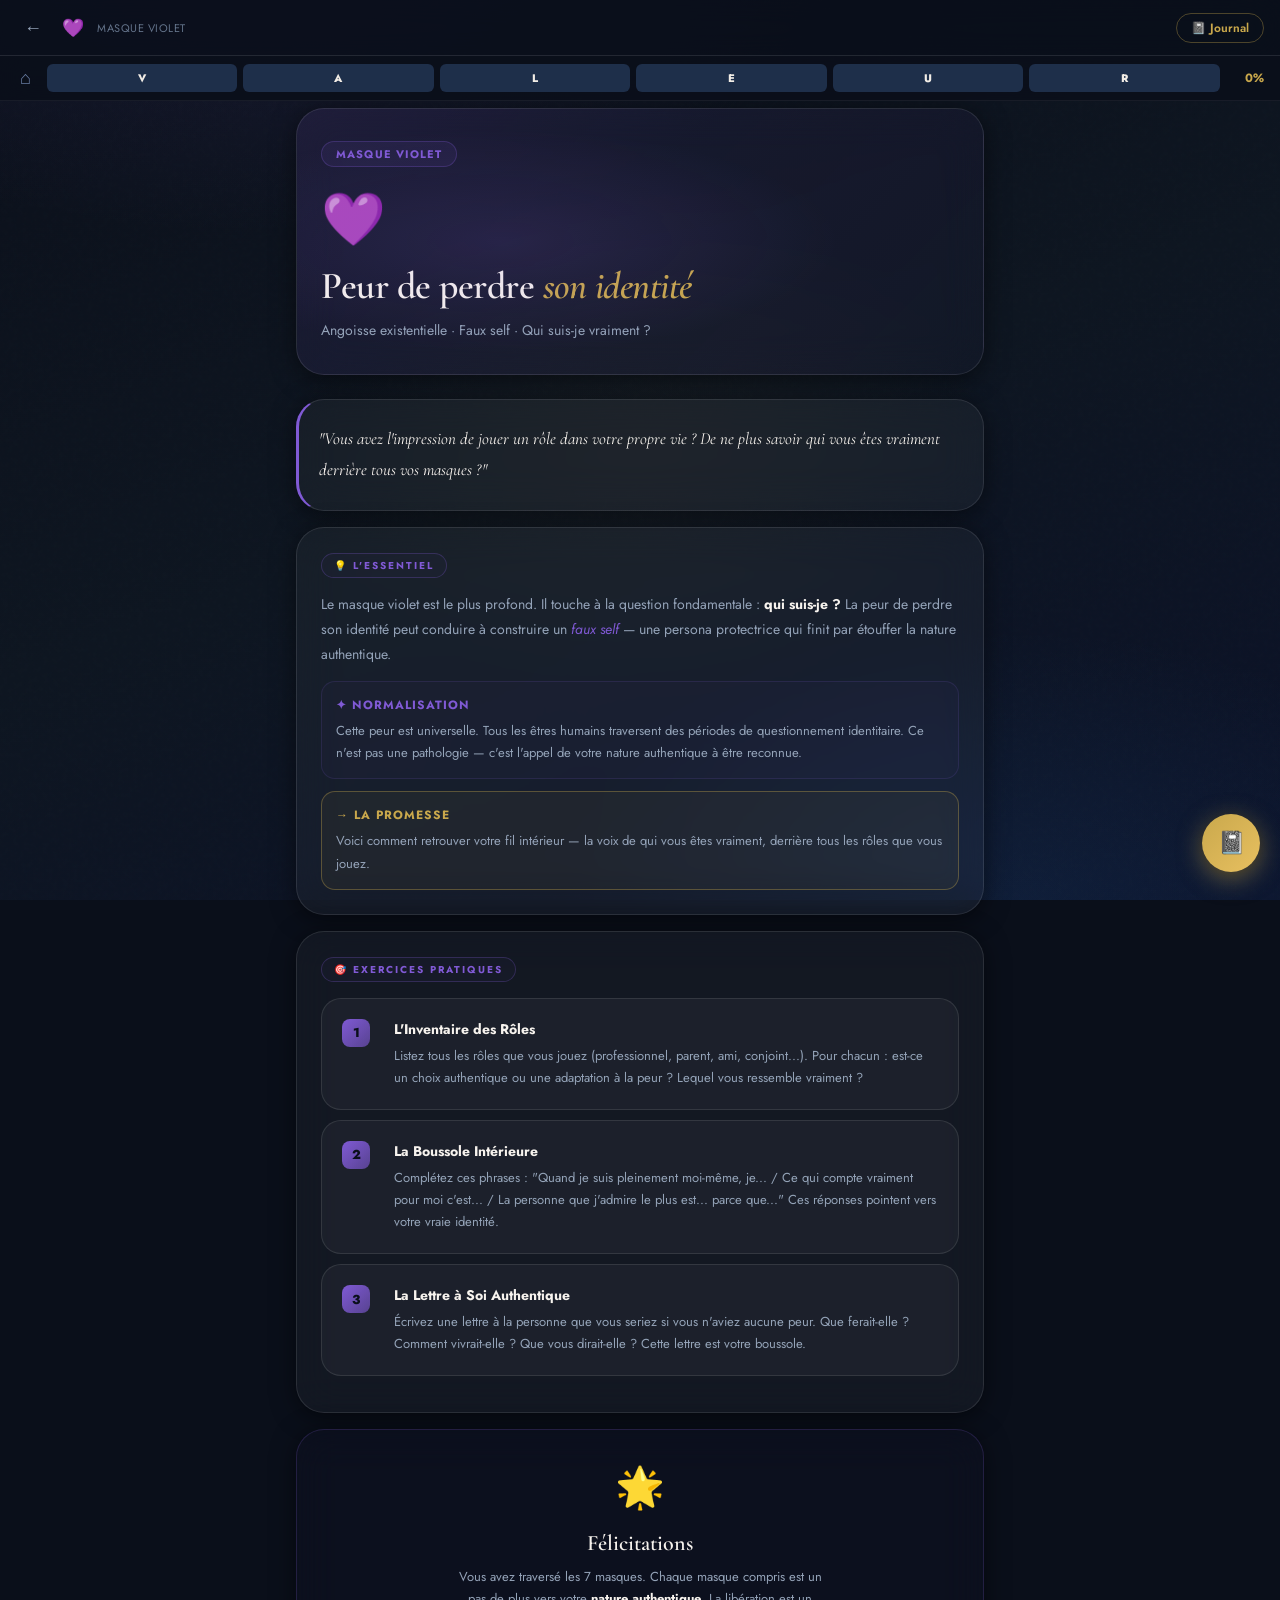
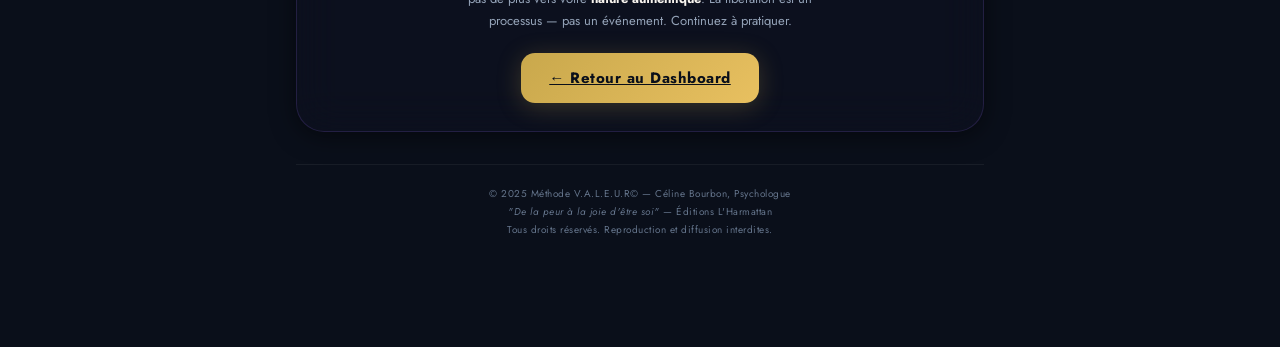
<file: module7.html>
<!DOCTYPE html>
<html lang="fr">
<head>
  <meta charset="UTF-8"/>
  <meta name="viewport" content="width=device-width,initial-scale=1,maximum-scale=1"/>
  <meta name="robots" content="noindex,nofollow"/>
  <title>Masque Violet — Identité · V.A.L.E.U.R©</title>
  <link rel="preconnect" href="https://fonts.googleapis.com"/>
  <link href="https://fonts.googleapis.com/css2?family=Cormorant+Garamond:ital,wght@0,300;0,400;0,600;0,700;1,400;1,600&family=Jost:wght@300;400;500;600;700;800&display=swap" rel="stylesheet"/>
  <style>
/* ═══════════════════════════════════════════════════════════════════
   DESIGN SYSTEM — V.A.L.E.U.R© Premium Glassmorphism
   © 2025 Méthode V.A.L.E.U.R© — Céline Bourbon, Psychologue
   "De la peur à la joie d'être soi" — Éditions L'Harmattan
   Tous droits réservés. Reproduction interdite.
   ═══════════════════════════════════════════════════════════════════ */

/* ── GOOGLE FONTS ─────────────────────────────────────────────────── */
@import url('https://fonts.googleapis.com/css2?family=Cormorant+Garamond:ital,wght@0,300;0,400;0,600;0,700;1,400;1,600&family=Jost:wght@300;400;500;600;700;800&display=swap');

/* ── CSS VARIABLES ────────────────────────────────────────────────── */
:root {
  /* Backgrounds */
  --bg-void:      #050a12;
  --bg-deep:      #0a0f1a;
  --bg-mid:       #111827;
  --bg-surface:   #1a2235;
  --bg-raised:    #243047;

  /* Glass */
  --glass-bg:     rgba(255,255,255,0.04);
  --glass-bg-2:   rgba(255,255,255,0.07);
  --glass-bg-3:   rgba(255,255,255,0.11);
  --glass-border: rgba(255,255,255,0.10);
  --glass-border-2: rgba(255,255,255,0.18);
  --glass-glow:   rgba(201,168,76,0.12);

  /* Gold */
  --gold:         #c9a84c;
  --gold-light:   #f0d080;
  --gold-dim:     rgba(201,168,76,0.3);
  --gold-glow:    rgba(201,168,76,0.15);

  /* Text */
  --text-bright:  #f7f3ee;
  --text-main:    #e2e8f0;
  --text-muted:   #94a3b8;
  --text-dim:     #64748b;

  /* 7 Masques */
  --rouge:        #e53e3e;
  --rouge-glow:   rgba(229,62,62,0.25);
  --orange:       #ed8936;
  --orange-glow:  rgba(237,137,54,0.25);
  --jaune:        #d69e2e;
  --jaune-glow:   rgba(214,158,46,0.25);
  --vert:         #38a169;
  --vert-glow:    rgba(56,161,105,0.25);
  --bleu:         #3182ce;
  --bleu-glow:    rgba(49,130,206,0.25);
  --indigo:       #5a67d8;
  --indigo-glow:  rgba(90,103,216,0.25);
  --violet:       #805ad5;
  --violet-glow:  rgba(128,90,213,0.25);

  /* Borders */
  --border-dim:   rgba(255,255,255,0.06);
  --border-mid:   rgba(255,255,255,0.10);
  --border-gold:  rgba(201,168,76,0.35);

  /* Radius */
  --r-sm:  8px;
  --r-md:  14px;
  --r-lg:  20px;
  --r-xl:  28px;
  --r-2xl: 36px;

  /* Shadows */
  --shadow-sm:   0 2px 8px rgba(0,0,0,0.4);
  --shadow-md:   0 4px 24px rgba(0,0,0,0.5);
  --shadow-lg:   0 8px 40px rgba(0,0,0,0.6);
  --shadow-gold: 0 4px 24px rgba(201,168,76,0.25);
  --shadow-glow: 0 0 40px rgba(201,168,76,0.12);

  /* Blur */
  --blur-sm: blur(12px);
  --blur-md: blur(20px);
  --blur-lg: blur(32px);

  /* Transitions */
  --ease-out:   cubic-bezier(0.16,1,0.3,1);
  --ease-spring:cubic-bezier(0.34,1.56,0.64,1);
  --ease-inout: cubic-bezier(0.4,0,0.2,1);
  --t-fast:  0.15s;
  --t-mid:   0.3s;
  --t-slow:  0.5s;
}

/* ── RESET ────────────────────────────────────────────────────────── */
*,*::before,*::after { box-sizing:border-box; margin:0; padding:0; }
html { scroll-behavior:smooth; -webkit-text-size-adjust:100%; }
body {
  font-family:'Jost',sans-serif;
  background:var(--bg-deep);
  color:var(--text-main);
  min-height:100vh;
  overflow-x:hidden;
  -webkit-font-smoothing:antialiased;
}

/* ── ANTI-COPY PROTECTION ──────────────────────────────────────────── */
body {
  -webkit-user-select:none;
  -moz-user-select:none;
  -ms-user-select:none;
  user-select:none;
}
input, textarea { user-select:text !important; }

/* ── BACKGROUND MESH ──────────────────────────────────────────────── */
.bg-mesh {
  position:fixed; inset:0; z-index:-1;
  background:
    radial-gradient(ellipse 80% 60% at 20% -10%, rgba(128,90,213,0.12) 0%, transparent 60%),
    radial-gradient(ellipse 60% 50% at 80% 100%, rgba(49,130,206,0.10) 0%, transparent 60%),
    radial-gradient(ellipse 40% 40% at 50% 50%, rgba(201,168,76,0.04) 0%, transparent 70%),
    linear-gradient(160deg, #0a0f1a 0%, #0d1520 50%, #0a1128 100%);
}
.bg-mesh::after {
  content:'';
  position:absolute; inset:0;
  background-image:url("data:image/svg+xml,%3Csvg viewBox='0 0 200 200' xmlns='http://www.w3.org/2000/svg'%3E%3Cfilter id='noise'%3E%3CfeTurbulence type='fractalNoise' baseFrequency='0.9' numOctaves='4' stitchTiles='stitch'/%3E%3C/filter%3E%3Crect width='100%25' height='100%25' filter='url(%23noise)' opacity='0.035'/%3E%3C/svg%3E");
  opacity:0.4; pointer-events:none;
}

/* ── GLASS CARD ───────────────────────────────────────────────────── */
.glass {
  background:var(--glass-bg);
  backdrop-filter:var(--blur-md);
  -webkit-backdrop-filter:var(--blur-md);
  border:1px solid var(--glass-border);
  border-radius:var(--r-lg);
}
.glass-2 {
  background:var(--glass-bg-2);
  backdrop-filter:var(--blur-md);
  -webkit-backdrop-filter:var(--blur-md);
  border:1px solid var(--glass-border-2);
  border-radius:var(--r-lg);
}
.glass-card {
  background:var(--glass-bg);
  backdrop-filter:var(--blur-md);
  -webkit-backdrop-filter:var(--blur-md);
  border:1px solid var(--glass-border);
  border-radius:var(--r-xl);
  box-shadow:var(--shadow-md);
  padding:24px;
  transition:border-color var(--t-mid) var(--ease-out),
             box-shadow var(--t-mid) var(--ease-out),
             transform var(--t-mid) var(--ease-out);
}
.glass-card:hover {
  border-color:rgba(255,255,255,0.16);
  box-shadow:var(--shadow-lg), var(--shadow-glow);
  transform:translateY(-2px);
}
.glass-card-gold {
  border-color:var(--border-gold);
  box-shadow:var(--shadow-md), 0 0 30px rgba(201,168,76,0.08);
}

/* ── STICKY GLASS HEADER ──────────────────────────────────────────── */
.glass-header {
  position:fixed;
  top:0; left:0; right:0;
  z-index:200;
  background:rgba(10,15,26,0.85);
  backdrop-filter:var(--blur-md);
  -webkit-backdrop-filter:var(--blur-md);
  border-bottom:1px solid var(--glass-border);
  height:56px;
  display:flex;
  align-items:center;
  padding:0 16px;
  gap:12px;
}
.header-logo {
  font-family:'Cormorant Garamond',serif;
  color:var(--gold);
  font-size:18px;
  font-weight:700;
  letter-spacing:1px;
  white-space:nowrap;
}
.header-subtitle {
  font-size:11px;
  color:var(--text-dim);
  white-space:nowrap;
  font-weight:400;
  letter-spacing:0.5px;
}
.header-spacer { flex:1; }
.header-progress-mini {
  display:flex;
  align-items:center;
  gap:6px;
}

/* ── PROGRESS BAR (sticky override) ─────────────────────────────── */
#valeur-progress-bar {
  position:fixed !important;
  top:56px !important;
  left:0; right:0;
  z-index:190;
  background:rgba(10,15,26,0.9) !important;
  backdrop-filter:var(--blur-sm);
  -webkit-backdrop-filter:var(--blur-sm);
  border-bottom:1px solid var(--border-dim) !important;
  padding:8px 16px !important;
}

/* ── PAGE LAYOUT ──────────────────────────────────────────────────── */
.page-content {
  padding-top:108px; /* header + progress bar */
  padding-bottom:100px;
  max-width:720px;
  margin:0 auto;
  padding-left:16px;
  padding-right:16px;
}

/* ── TYPOGRAPHY ───────────────────────────────────────────────────── */
.display-title {
  font-family:'Cormorant Garamond',serif;
  font-size:clamp(28px,6vw,48px);
  font-weight:600;
  line-height:1.15;
  color:var(--text-bright);
  letter-spacing:-0.5px;
}
.display-title em {
  color:var(--gold);
  font-style:italic;
}
.section-title {
  font-family:'Cormorant Garamond',serif;
  font-size:clamp(20px,4vw,28px);
  font-weight:600;
  color:var(--text-bright);
  margin-bottom:16px;
}
.label-gold {
  display:inline-flex;
  align-items:center;
  gap:6px;
  font-size:10px;
  font-weight:700;
  letter-spacing:2px;
  text-transform:uppercase;
  color:var(--gold);
  border:1px solid var(--border-gold);
  padding:4px 12px;
  border-radius:20px;
  background:rgba(201,168,76,0.06);
}
.text-muted { color:var(--text-muted); font-size:14px; line-height:1.7; }
.text-dim { color:var(--text-dim); font-size:13px; }

/* ── BUTTONS ──────────────────────────────────────────────────────── */
.btn-primary {
  display:inline-flex;
  align-items:center;
  justify-content:center;
  gap:8px;
  background:linear-gradient(135deg,var(--gold),#e8c060);
  color:#0a0f1a;
  border:none;
  border-radius:var(--r-md);
  padding:14px 28px;
  font-family:'Jost',sans-serif;
  font-size:15px;
  font-weight:700;
  cursor:pointer;
  letter-spacing:0.5px;
  box-shadow:var(--shadow-gold);
  transition:all var(--t-mid) var(--ease-spring);
}
.btn-primary:hover {
  transform:translateY(-2px) scale(1.02);
  box-shadow:0 8px 32px rgba(201,168,76,0.45);
}
.btn-primary:active { transform:scale(0.98); }

.btn-glass {
  display:inline-flex;
  align-items:center;
  justify-content:center;
  gap:8px;
  background:var(--glass-bg-2);
  backdrop-filter:var(--blur-sm);
  color:var(--text-main);
  border:1px solid var(--glass-border-2);
  border-radius:var(--r-md);
  padding:12px 24px;
  font-family:'Jost',sans-serif;
  font-size:14px;
  font-weight:600;
  cursor:pointer;
  transition:all var(--t-mid) var(--ease-out);
}
.btn-glass:hover {
  background:var(--glass-bg-3);
  border-color:rgba(255,255,255,0.25);
  transform:translateY(-1px);
}

.btn-ghost {
  background:none;
  border:1px solid var(--border-dim);
  color:var(--text-muted);
  border-radius:var(--r-md);
  padding:10px 20px;
  font-family:'Jost',sans-serif;
  font-size:13px;
  font-weight:500;
  cursor:pointer;
  transition:all var(--t-fast) var(--ease-out);
}
.btn-ghost:hover { border-color:var(--glass-border-2); color:var(--text-main); }

/* ── FAB — FLOATING ACTION BUTTON ────────────────────────────────── */
.fab {
  position:fixed;
  bottom:28px;
  right:20px;
  z-index:300;
  width:58px;
  height:58px;
  border-radius:50%;
  background:linear-gradient(135deg,var(--gold),#e8c060);
  border:none;
  cursor:pointer;
  display:flex;
  align-items:center;
  justify-content:center;
  font-size:22px;
  box-shadow:0 6px 24px rgba(201,168,76,0.5), 0 2px 8px rgba(0,0,0,0.5);
  animation:fab-float 3s ease-in-out infinite;
  transition:transform var(--t-mid) var(--ease-spring), box-shadow var(--t-mid);
}
.fab:hover {
  transform:scale(1.12) translateY(-2px);
  box-shadow:0 10px 36px rgba(201,168,76,0.65), 0 2px 12px rgba(0,0,0,0.5);
  animation:none;
}
.fab:active { transform:scale(0.94); }
@keyframes fab-float {
  0%,100% { transform:translateY(0); }
  50%      { transform:translateY(-6px); }
}

/* ── MODAL OVERLAY ────────────────────────────────────────────────── */
.modal-overlay {
  position:fixed;
  inset:0;
  z-index:400;
  background:rgba(5,10,18,0.85);
  backdrop-filter:blur(8px);
  -webkit-backdrop-filter:blur(8px);
  display:flex;
  align-items:flex-end;
  justify-content:center;
  padding:16px;
  opacity:0;
  visibility:hidden;
  transition:all var(--t-mid) var(--ease-out);
}
.modal-overlay.open {
  opacity:1;
  visibility:visible;
}
.modal-sheet {
  background:rgba(15,22,38,0.95);
  backdrop-filter:var(--blur-lg);
  -webkit-backdrop-filter:var(--blur-lg);
  border:1px solid var(--glass-border-2);
  border-radius:var(--r-2xl) var(--r-2xl) var(--r-lg) var(--r-lg);
  width:100%;
  max-width:600px;
  max-height:90vh;
  overflow-y:auto;
  padding:28px 24px;
  transform:translateY(40px);
  transition:transform var(--t-mid) var(--ease-spring);
  box-shadow:0 -8px 60px rgba(0,0,0,0.6);
}
.modal-overlay.open .modal-sheet {
  transform:translateY(0);
}
.modal-handle {
  width:40px;
  height:4px;
  background:var(--glass-border-2);
  border-radius:2px;
  margin:0 auto 20px;
}

/* ── JOURNAL FORM ─────────────────────────────────────────────────── */
.journal-step {
  background:var(--glass-bg);
  border:1px solid var(--glass-border);
  border-radius:var(--r-lg);
  padding:18px;
  margin-bottom:12px;
  transition:border-color var(--t-mid);
}
.journal-step.active {
  border-color:var(--border-gold);
  background:rgba(201,168,76,0.04);
}
.journal-step-header {
  display:flex;
  align-items:center;
  gap:12px;
  margin-bottom:10px;
}
.journal-letter {
  width:34px;
  height:34px;
  border-radius:10px;
  background:linear-gradient(135deg,var(--gold),#e8c060);
  color:#0a0f1a;
  font-size:16px;
  font-weight:800;
  display:flex;
  align-items:center;
  justify-content:center;
  flex-shrink:0;
  font-family:'Cormorant Garamond',serif;
}
.journal-label {
  font-weight:700;
  font-size:13px;
  color:var(--text-bright);
}
.journal-sublabel {
  font-size:11px;
  color:var(--text-dim);
  line-height:1.5;
}
.journal-textarea {
  width:100%;
  background:rgba(255,255,255,0.03);
  border:1px solid var(--border-dim);
  border-radius:var(--r-sm);
  color:var(--text-main);
  font-family:'Jost',sans-serif;
  font-size:14px;
  line-height:1.7;
  padding:12px 14px;
  resize:vertical;
  min-height:80px;
  transition:border-color var(--t-fast);
  user-select:text;
}
.journal-textarea:focus {
  outline:none;
  border-color:var(--border-gold);
  background:rgba(201,168,76,0.03);
}
.journal-textarea::placeholder { color:var(--text-dim); }

/* ── MASQUE SELECTOR ──────────────────────────────────────────────── */
.masque-grid {
  display:grid;
  grid-template-columns:repeat(7,1fr);
  gap:8px;
}
.masque-chip {
  aspect-ratio:1;
  border-radius:10px;
  background:var(--glass-bg);
  border:2px solid transparent;
  cursor:pointer;
  display:flex;
  flex-direction:column;
  align-items:center;
  justify-content:center;
  gap:4px;
  transition:all var(--t-mid) var(--ease-spring);
  font-size:18px;
}
.masque-chip:hover { transform:scale(1.1); }
.masque-chip.selected {
  border-color:currentColor;
  transform:scale(1.08);
}
.masque-chip-dot {
  width:8px;
  height:8px;
  border-radius:50%;
}

/* ── MODULE CARDS ─────────────────────────────────────────────────── */
.module-card {
  position:relative;
  background:var(--glass-bg);
  backdrop-filter:var(--blur-md);
  -webkit-backdrop-filter:var(--blur-md);
  border:1px solid var(--glass-border);
  border-radius:var(--r-xl);
  padding:22px;
  overflow:hidden;
  transition:all var(--t-mid) var(--ease-out);
  cursor:pointer;
  text-decoration:none;
  display:block;
}
.module-card::before {
  content:'';
  position:absolute;
  top:0; left:0; right:0;
  height:3px;
  background:linear-gradient(90deg,var(--module-color,var(--gold)),transparent);
  opacity:0.8;
}
.module-card:hover {
  border-color:rgba(255,255,255,0.16);
  transform:translateY(-3px);
  box-shadow:0 12px 40px rgba(0,0,0,0.4), 0 0 0 1px rgba(255,255,255,0.08);
}
.module-card.done::after {
  content:'✓';
  position:absolute;
  top:14px; right:16px;
  width:26px; height:26px;
  border-radius:50%;
  background:linear-gradient(135deg,var(--gold),#e8c060);
  color:#0a0f1a;
  font-weight:900;
  font-size:13px;
  display:flex;
  align-items:center;
  justify-content:center;
}
.module-number {
  font-family:'Cormorant Garamond',serif;
  font-size:11px;
  font-weight:400;
  letter-spacing:2px;
  text-transform:uppercase;
  color:var(--text-dim);
  margin-bottom:8px;
}
.module-letter {
  font-family:'Cormorant Garamond',serif;
  font-size:42px;
  font-weight:700;
  line-height:1;
  margin-bottom:6px;
  background:linear-gradient(135deg,var(--module-color,var(--gold)),color-mix(in srgb,var(--module-color,var(--gold)) 60%,white));
  -webkit-background-clip:text;
  -webkit-text-fill-color:transparent;
  background-clip:text;
}
.module-name {
  font-size:16px;
  font-weight:700;
  color:var(--text-bright);
  letter-spacing:1px;
  text-transform:uppercase;
  margin-bottom:8px;
}
.module-desc { font-size:13px; color:var(--text-muted); line-height:1.6; }

/* ── STAT CARDS ───────────────────────────────────────────────────── */
.stat-grid {
  display:grid;
  grid-template-columns:repeat(2,1fr);
  gap:12px;
}
.stat-card {
  background:var(--glass-bg);
  backdrop-filter:var(--blur-sm);
  border:1px solid var(--glass-border);
  border-radius:var(--r-lg);
  padding:18px;
  text-align:center;
}
.stat-value {
  font-family:'Cormorant Garamond',serif;
  font-size:36px;
  font-weight:700;
  color:var(--gold);
  line-height:1;
  margin-bottom:6px;
}
.stat-label { font-size:11px; color:var(--text-dim); letter-spacing:1px; text-transform:uppercase; }

/* ── CONFETTI SYSTEM ──────────────────────────────────────────────── */
.confetti-canvas {
  position:fixed;
  inset:0;
  z-index:9999;
  pointer-events:none;
}

/* ── ANIMATIONS ───────────────────────────────────────────────────── */
@keyframes fadeInUp {
  from { opacity:0; transform:translateY(24px); }
  to   { opacity:1; transform:translateY(0); }
}
@keyframes fadeIn {
  from { opacity:0; }
  to   { opacity:1; }
}
@keyframes scaleIn {
  from { opacity:0; transform:scale(0.92); }
  to   { opacity:1; transform:scale(1); }
}
@keyframes shimmer {
  0%   { background-position:-200% center; }
  100% { background-position:200% center; }
}
@keyframes pulse-gold {
  0%,100% { box-shadow:0 0 0 0 rgba(201,168,76,0.4); }
  50%      { box-shadow:0 0 0 8px rgba(201,168,76,0); }
}

.animate-in { animation:fadeInUp 0.6s var(--ease-spring) both; }
.animate-in-2 { animation:fadeInUp 0.6s var(--ease-spring) 0.1s both; }
.animate-in-3 { animation:fadeInUp 0.6s var(--ease-spring) 0.2s both; }
.animate-in-4 { animation:fadeInUp 0.6s var(--ease-spring) 0.3s both; }
.animate-in-5 { animation:fadeInUp 0.6s var(--ease-spring) 0.4s both; }

/* ── DIVIDER ──────────────────────────────────────────────────────── */
.gold-divider {
  height:1px;
  background:linear-gradient(90deg,transparent,var(--border-gold),transparent);
  margin:28px 0;
}

/* ── TOAST / NOTIFICATION ────────────────────────────────────────── */
.toast {
  position:fixed;
  bottom:96px;
  left:50%;
  transform:translateX(-50%) translateY(20px);
  background:rgba(15,22,38,0.95);
  backdrop-filter:var(--blur-md);
  border:1px solid var(--border-gold);
  border-radius:var(--r-lg);
  padding:12px 20px;
  font-size:14px;
  font-weight:600;
  color:var(--text-bright);
  opacity:0;
  transition:all var(--t-mid) var(--ease-spring);
  white-space:nowrap;
  z-index:350;
  box-shadow:var(--shadow-gold);
}
.toast.show {
  opacity:1;
  transform:translateX(-50%) translateY(0);
}

/* ── COPYRIGHT FOOTER ────────────────────────────────────────────── */
.copyright-footer {
  text-align:center;
  padding:20px 16px 8px;
  font-size:10px;
  color:var(--text-dim);
  letter-spacing:0.5px;
  line-height:1.8;
  border-top:1px solid var(--border-dim);
  margin-top:32px;
}
.copyright-footer a { color:var(--gold); text-decoration:none; }

/* ── SCROLLBAR ────────────────────────────────────────────────────── */
::-webkit-scrollbar { width:4px; }
::-webkit-scrollbar-track { background:transparent; }
::-webkit-scrollbar-thumb { background:var(--border-mid); border-radius:2px; }
::-webkit-scrollbar-thumb:hover { background:var(--glass-border-2); }

/* ── MOBILE RESPONSIVE ────────────────────────────────────────────── */
@media (max-width:480px) {
  .glass-card { padding:18px; border-radius:var(--r-lg); }
  .stat-grid { grid-template-columns:1fr 1fr; gap:8px; }
  .masque-grid { gap:6px; }
  .page-content { padding-top:100px; padding-left:12px; padding-right:12px; }
}

/* ── MODULE PAGE SPECIFICS ────────────────────────────────────────── */
.module-hero {
  border-radius:var(--r-xl);
  padding:32px 24px;
  margin-bottom:24px;
  position:relative;
  overflow:hidden;
}
.module-hero::before {
  content:'';
  position:absolute;
  inset:0;
  background:radial-gradient(ellipse 70% 60% at 30% 50%,var(--module-color-glow,rgba(201,168,76,0.15)),transparent 70%);
  pointer-events:none;
}
.exercise-card {
  background:var(--glass-bg);
  border:1px solid var(--glass-border);
  border-radius:var(--r-lg);
  padding:20px;
  margin-bottom:12px;
  transition:all var(--t-mid);
}
.exercise-number {
  width:28px; height:28px;
  border-radius:8px;
  background:linear-gradient(135deg,var(--module-color,var(--gold)),color-mix(in srgb,var(--module-color,var(--gold)) 70%,white));
  color:#0a0f1a;
  font-weight:800;
  font-size:13px;
  display:inline-flex;
  align-items:center;
  justify-content:center;
  margin-right:12px;
  flex-shrink:0;
}
.step-item {
  display:flex;
  align-items:flex-start;
  gap:14px;
  padding:16px 0;
  border-bottom:1px solid var(--border-dim);
}
.step-item:last-child { border-bottom:none; }
.step-dot {
  width:10px; height:10px;
  border-radius:50%;
  background:var(--module-color,var(--gold));
  margin-top:5px;
  flex-shrink:0;
  box-shadow:0 0 8px var(--module-color,var(--gold));
}

</style>
  <script src="valeur-config.js"></script>
  <style>
    :root { --module-color:#805ad5; --module-color-glow:rgba(128,90,213,0.15); }
  </style>
</head>
<body>
  <div class="bg-mesh"></div>
  <header class="glass-header">
    <a href="index.html" style="color:var(--text-muted);font-size:18px;padding:4px 8px;text-decoration:none;line-height:1;">←</a>
    <div class="header-logo" style="color:#805ad5;">💜</div>
    <div class="header-subtitle">MASQUE VIOLET</div>
    <div class="header-spacer"></div>
    <button onclick="VALEUR_JOURNAL.open()" style="background:none;border:1px solid var(--border-gold);border-radius:20px;padding:5px 14px;color:var(--gold);font-size:12px;font-weight:600;cursor:pointer;font-family:'Jost',sans-serif;">📓 Journal</button>
  </header>
  <div id="valeur-progress-bar"></div>

  <main class="page-content">
    <div class="module-hero glass-card animate-in" style="background:linear-gradient(135deg,rgba(128,90,213,0.12),rgba(128,90,213,0.03));">
      <div style="display:inline-flex;align-items:center;gap:8px;background:#805ad518;border:1px solid #805ad544;border-radius:20px;padding:4px 14px;margin-bottom:14px;font-size:11px;font-weight:700;color:#805ad5;letter-spacing:1px;text-transform:uppercase;">MASQUE VIOLET</div>
      <div style="font-size:52px;margin-bottom:8px;">💜</div>
      <h1 class="display-title" style="font-size:clamp(24px,5vw,38px);margin-bottom:10px;">
        Peur de perdre <em>son identité</em>
      </h1>
      <p class="text-muted" style="font-size:14px;max-width:420px;">Angoisse existentielle · Faux self · Qui suis-je vraiment ?</p>
    </div>

    <div class="glass-card animate-in-2" style="border-left:3px solid #805ad5;padding-left:20px;margin-bottom:16px;">
      <p style="font-family:'Cormorant Garamond',serif;font-size:17px;font-style:italic;color:var(--text-bright);line-height:1.8;margin:0;">
        "Vous avez l'impression de jouer un rôle dans votre propre vie ? De ne plus savoir qui vous êtes vraiment derrière tous vos masques ?"
      </p>
    </div>

    <div class="glass-card animate-in-3" style="margin-bottom:16px;">
      <div style="display:inline-flex;align-items:center;gap:6px;background:#805ad508;border:1px solid #805ad544;border-radius:20px;padding:4px 12px;font-size:10px;font-weight:700;color:#805ad5;letter-spacing:2px;text-transform:uppercase;margin-bottom:14px;">💡 L'ESSENTIEL</div>
      <p class="text-muted" style="font-size:14px;line-height:1.8;margin-bottom:14px;">
        Le masque violet est le plus profond. Il touche à la question fondamentale : <strong style="color:var(--text-bright)">qui suis-je ?</strong> La peur de perdre son identité peut conduire à construire un <em style="color:#805ad5;">faux self</em> — une persona protectrice qui finit par étouffer la nature authentique.
      </p>
      <div style="background:#805ad508;border:1px solid #805ad525;border-radius:var(--r-md);padding:14px;margin-bottom:12px;">
        <div style="font-size:12px;font-weight:700;color:#805ad5;text-transform:uppercase;letter-spacing:1px;margin-bottom:6px;">✦ Normalisation</div>
        <p style="font-size:13px;color:var(--text-muted);line-height:1.7;margin:0;">Cette peur est universelle. Tous les êtres humains traversent des périodes de questionnement identitaire. Ce n'est pas une pathologie — c'est l'appel de votre nature authentique à être reconnue.</p>
      </div>
      <div style="background:rgba(201,168,76,0.06);border:1px solid var(--border-gold);border-radius:var(--r-md);padding:14px;">
        <div style="font-size:12px;font-weight:700;color:var(--gold);text-transform:uppercase;letter-spacing:1px;margin-bottom:6px;">→ La promesse</div>
        <p style="font-size:13px;color:var(--text-muted);line-height:1.7;margin:0;">Voici comment retrouver votre fil intérieur — la voix de qui vous êtes vraiment, derrière tous les rôles que vous jouez.</p>
      </div>
    </div>

    <div class="glass-card animate-in-4" style="margin-bottom:16px;">
      <div style="display:inline-flex;align-items:center;gap:6px;background:#805ad508;border:1px solid #805ad544;border-radius:20px;padding:4px 12px;font-size:10px;font-weight:700;color:#805ad5;letter-spacing:2px;text-transform:uppercase;margin-bottom:16px;">🎯 EXERCICES PRATIQUES</div>

      <div class="exercise-card" style="margin-bottom:10px;">
        <div style="display:flex;align-items:flex-start;gap:12px;">
          <div class="exercise-number" style="background:linear-gradient(135deg,#805ad5,#805ad599);">1</div>
          <div>
            <div style="font-weight:700;font-size:14px;color:var(--text-bright);margin-bottom:6px;">L'Inventaire des Rôles</div>
            <p class="text-muted" style="font-size:13px;line-height:1.7;margin:0;">Listez tous les rôles que vous jouez (professionnel, parent, ami, conjoint...). Pour chacun : est-ce un choix authentique ou une adaptation à la peur ? Lequel vous ressemble vraiment ?</p>
          </div>
        </div>
      </div>

      <div class="exercise-card" style="margin-bottom:10px;">
        <div style="display:flex;align-items:flex-start;gap:12px;">
          <div class="exercise-number" style="background:linear-gradient(135deg,#805ad5,#805ad599);">2</div>
          <div>
            <div style="font-weight:700;font-size:14px;color:var(--text-bright);margin-bottom:6px;">La Boussole Intérieure</div>
            <p class="text-muted" style="font-size:13px;line-height:1.7;margin:0;">Complétez ces phrases : "Quand je suis pleinement moi-même, je... / Ce qui compte vraiment pour moi c'est... / La personne que j'admire le plus est... parce que..." Ces réponses pointent vers votre vraie identité.</p>
          </div>
        </div>
      </div>

      <div class="exercise-card">
        <div style="display:flex;align-items:flex-start;gap:12px;">
          <div class="exercise-number" style="background:linear-gradient(135deg,#805ad5,#805ad599);">3</div>
          <div>
            <div style="font-weight:700;font-size:14px;color:var(--text-bright);margin-bottom:6px;">La Lettre à Soi Authentique</div>
            <p class="text-muted" style="font-size:13px;line-height:1.7;margin:0;">Écrivez une lettre à la personne que vous seriez si vous n'aviez aucune peur. Que ferait-elle ? Comment vivrait-elle ? Que vous dirait-elle ? Cette lettre est votre boussole.</p>
          </div>
        </div>
      </div>
    </div>

    <div class="glass-card" style="background:#805ad506;border-color:#805ad533;text-align:center;padding:28px 24px;margin-bottom:16px;">
      <div style="font-size:40px;margin-bottom:14px;">🌟</div>
      <div style="font-family:'Cormorant Garamond',serif;font-size:22px;font-weight:600;color:var(--text-bright);margin-bottom:10px;">Félicitations</div>
      <p class="text-muted" style="font-size:13px;max-width:380px;margin:0 auto 20px;line-height:1.7;">Vous avez traversé les 7 masques. Chaque masque compris est un pas de plus vers votre <strong style="color:var(--text-bright)">nature authentique</strong>. La libération est un processus — pas un événement. Continuez à pratiquer.</p>
      <a href="index.html" class="btn-primary" style="display:inline-flex;">← Retour au Dashboard</a>
    </div>

    <footer class="copyright-footer">
      © 2025 Méthode V.A.L.E.U.R© — Céline Bourbon, Psychologue<br/>
      <em>"De la peur à la joie d'être soi"</em> — Éditions L'Harmattan<br/>
      Tous droits réservés. Reproduction et diffusion interdites.
    </footer>
  </main>

  <script>
/* ═══════════════════════════════════════════════════════════════════
   JOURNAL-MANAGER.JS — Journal Universel V.A.L.E.U.R©
   © 2025 Méthode V.A.L.E.U.R© — Céline Bourbon, Psychologue
   Tous droits réservés.
   ═══════════════════════════════════════════════════════════════════ */

(function() {
  'use strict';

  const LS_KEY = 'valeur_journal_entries';
  const MASQUES = [
    { id:'rouge',  emoji:'🔴', color:'#e53e3e', label:'Rouge',  peur:'Mort / maladie' },
    { id:'orange', emoji:'🟠', color:'#ed8936', label:'Orange', peur:'Souffrance psychique' },
    { id:'jaune',  emoji:'🟡', color:'#d69e2e', label:'Jaune',  peur:'Inconnu / incertitude' },
    { id:'vert',   emoji:'🟢', color:'#38a169', label:'Vert',   peur:'Rejet / abandon' },
    { id:'bleu',   emoji:'🔵', color:'#3182ce', label:'Bleu',   peur:'Impuissance' },
    { id:'indigo', emoji:'🔷', color:'#5a67d8', label:'Indigo', peur:'Échec / inadéquation' },
    { id:'violet', emoji:'💜', color:'#805ad5', label:'Violet', peur:'Perte d\'identité' },
  ];

  const STEPS = [
    { letter:'V', name:'VOIR',       desc:'Quel masque est actif ? Quel est le déclencheur ?' },
    { letter:'A', name:'ACCUEILLIR', desc:'Quelle émotion est présente ? Comment vous sentez-vous ?' },
    { letter:'L', name:'LOCALISER',  desc:'Où le ressentez-vous dans votre corps ?' },
    { letter:'E', name:'EXPLORER',   desc:'Quel conflit intérieur existe ? Une part de moi voudrait... mais une autre...' },
    { letter:'U', name:'UNIFIER',    desc:'Comment réconcilier ces deux parts de vous ?' },
    { letter:'R', name:'RENFORCER',  desc:'Quelle nouvelle action choisissez-vous ? Quelle posture nouvelle ?' },
  ];

  // ── STORAGE ────────────────────────────────────────────────────────
  function getEntries() {
    try { return JSON.parse(localStorage.getItem(LS_KEY) || '[]'); } catch(e) { return []; }
  }
  function saveEntry(entry) {
    const entries = getEntries();
    entries.unshift(entry);
    if (entries.length > 50) entries.splice(50);
    try { localStorage.setItem(LS_KEY, JSON.stringify(entries)); } catch(e) {}
    window.dispatchEvent(new CustomEvent('valeur:journal-updated', { detail: { entries } }));
  }
  function getStats() {
    const entries = getEntries();
    const masqueCounts = {};
    MASQUES.forEach(m => masqueCounts[m.id] = 0);
    entries.forEach(e => { if (e.masque) masqueCounts[e.masque] = (masqueCounts[e.masque]||0)+1; });
    return { total: entries.length, masqueCounts, lastEntry: entries[0] || null };
  }

  // ── MODAL BUILD ────────────────────────────────────────────────────
  function buildModal() {
    const overlay = document.createElement('div');
    overlay.id = 'valeur-journal-modal';
    overlay.className = 'modal-overlay';
    overlay.setAttribute('role','dialog');
    overlay.setAttribute('aria-label','Journal V.A.L.E.U.R©');

    let selectedMasque = null;
    const stepValues = ['','','','','',''];

    overlay.innerHTML = `
      <div class="modal-sheet">
        <div class="modal-handle"></div>
        <div style="display:flex;align-items:center;justify-content:space-between;margin-bottom:20px;">
          <div>
            <div class="label-gold" style="margin-bottom:8px;">📓 MON JOURNAL</div>
            <div style="font-family:'Cormorant Garamond',serif;font-size:20px;font-weight:600;color:#f7f3ee;">Méthode V.A.L.E.U.R©</div>
          </div>
          <button id="journal-close" style="background:none;border:none;cursor:pointer;color:#64748b;font-size:22px;padding:8px;line-height:1;" aria-label="Fermer">×</button>
        </div>

        <!-- MASQUE SELECTOR -->
        <div class="glass-card" style="margin-bottom:16px;padding:16px;">
          <div style="font-size:12px;font-weight:700;color:#94a3b8;letter-spacing:1px;text-transform:uppercase;margin-bottom:12px;">Masque actif (optionnel)</div>
          <div class="masque-grid" id="masque-selector">
            ${MASQUES.map(m => `
              <button class="masque-chip" data-masque="${m.id}" style="color:${m.color};" title="${m.label} — ${m.peur}">
                <span>${m.emoji}</span>
                <div class="masque-chip-dot" style="background:${m.color};"></div>
              </button>
            `).join('')}
          </div>
          <div id="masque-selected-label" style="text-align:center;font-size:12px;color:#64748b;margin-top:8px;height:16px;"></div>
        </div>

        <!-- V.A.L.E.U.R STEPS -->
        <div id="journal-steps">
          ${STEPS.map((s,i) => `
            <div class="journal-step" data-step="${i}">
              <div class="journal-step-header">
                <div class="journal-letter">${s.letter}</div>
                <div>
                  <div class="journal-label">${s.name}</div>
                  <div class="journal-sublabel">${s.desc}</div>
                </div>
              </div>
              <textarea class="journal-textarea" data-index="${i}" placeholder="${s.desc}" rows="3" maxlength="500"></textarea>
            </div>
          `).join('')}
        </div>

        <div style="display:flex;gap:10px;margin-top:20px;">
          <button id="journal-save" class="btn-primary" style="flex:1;">
            ✨ Enregistrer dans mon journal
          </button>
        </div>
        <div style="text-align:center;font-size:10px;color:#475569;margin-top:12px;letter-spacing:0.5px;">
          © 2025 Méthode V.A.L.E.U.R© — Céline Bourbon · Données stockées localement
        </div>
      </div>
    `;

    document.body.appendChild(overlay);

    // Close
    overlay.querySelector('#journal-close').addEventListener('click', closeModal);
    overlay.addEventListener('click', e => { if (e.target === overlay) closeModal(); });

    // Masque selection
    overlay.querySelectorAll('.masque-chip').forEach(chip => {
      chip.addEventListener('click', () => {
        overlay.querySelectorAll('.masque-chip').forEach(c => c.classList.remove('selected'));
        chip.classList.add('selected');
        selectedMasque = chip.dataset.masque;
        const m = MASQUES.find(x => x.id === selectedMasque);
        overlay.querySelector('#masque-selected-label').textContent = m ? `${m.label} — ${m.peur}` : '';
        overlay.querySelector('#masque-selected-label').style.color = m ? m.color : '#64748b';
      });
    });

    // Step focus highlight
    overlay.querySelectorAll('.journal-textarea').forEach(ta => {
      ta.addEventListener('focus', () => {
        overlay.querySelectorAll('.journal-step').forEach(s => s.classList.remove('active'));
        ta.closest('.journal-step').classList.add('active');
      });
      ta.addEventListener('input', e => {
        stepValues[parseInt(e.target.dataset.index)] = e.target.value;
      });
    });

    // Save
    overlay.querySelector('#journal-save').addEventListener('click', () => {
      const textareas = overlay.querySelectorAll('.journal-textarea');
      const steps = {};
      let hasContent = false;
      STEPS.forEach((s, i) => {
        const val = textareas[i].value.trim();
        if (val) hasContent = true;
        steps[s.letter] = val;
      });
      if (!hasContent && !selectedMasque) {
        showToast('Remplissez au moins un champ pour enregistrer 🌱');
        return;
      }
      const entry = {
        id: Date.now(),
        date: new Date().toISOString(),
        masque: selectedMasque,
        steps,
      };
      saveEntry(entry);
      closeModal();
      showConfetti();
      showToast('✨ Journal enregistré avec succès');
    });

    return overlay;
  }

  // ── FAB BUILD ──────────────────────────────────────────────────────
  function buildFAB() {
    const fab = document.createElement('button');
    fab.className = 'fab';
    fab.id = 'valeur-fab';
    fab.setAttribute('aria-label','Ouvrir le journal V.A.L.E.U.R©');
    fab.setAttribute('title','Journal V.A.L.E.U.R©');
    fab.innerHTML = '📓';
    fab.addEventListener('click', openModal);
    document.body.appendChild(fab);
    return fab;
  }

  // ── MODAL CONTROL ──────────────────────────────────────────────────
  let modalEl = null;
  function openModal() {
    if (!modalEl) modalEl = buildModal();
    modalEl.classList.add('open');
    document.body.style.overflow = 'hidden';
    modalEl.querySelectorAll('.journal-textarea')[0]?.focus();
  }
  function closeModal() {
    if (modalEl) {
      modalEl.classList.remove('open');
      document.body.style.overflow = '';
      // Reset form
      modalEl.querySelectorAll('.journal-textarea').forEach(ta => ta.value = '');
      modalEl.querySelectorAll('.masque-chip').forEach(c => c.classList.remove('selected'));
      const lbl = modalEl.querySelector('#masque-selected-label');
      if (lbl) { lbl.textContent = ''; lbl.style.color = '#64748b'; }
      modalEl.querySelectorAll('.journal-step').forEach(s => s.classList.remove('active'));
    }
  }

  // ── TOAST ──────────────────────────────────────────────────────────
  let toastEl = null;
  function showToast(msg) {
    if (!toastEl) {
      toastEl = document.createElement('div');
      toastEl.className = 'toast';
      document.body.appendChild(toastEl);
    }
    toastEl.textContent = msg;
    toastEl.classList.add('show');
    clearTimeout(toastEl._timer);
    toastEl._timer = setTimeout(() => toastEl.classList.remove('show'), 3000);
  }

  // ── CONFETTI ───────────────────────────────────────────────────────
  function showConfetti() {
    const canvas = document.createElement('canvas');
    canvas.className = 'confetti-canvas';
    canvas.width = window.innerWidth;
    canvas.height = window.innerHeight;
    document.body.appendChild(canvas);
    const ctx = canvas.getContext('2d');
    const COLORS = ['#c9a84c','#f0d080','#e53e3e','#38a169','#3182ce','#805ad5','#ed8936'];
    const particles = Array.from({length:80},() => ({
      x: Math.random() * canvas.width,
      y: -20,
      vx: (Math.random()-0.5)*4,
      vy: Math.random()*4+2,
      r: Math.random()*5+3,
      color: COLORS[Math.floor(Math.random()*COLORS.length)],
      rot: Math.random()*360,
      rv: (Math.random()-0.5)*8,
      shape: Math.random()>0.5?'circle':'rect'
    }));
    let frame = 0;
    function draw() {
      ctx.clearRect(0,0,canvas.width,canvas.height);
      particles.forEach(p => {
        ctx.save();
        ctx.translate(p.x, p.y);
        ctx.rotate(p.rot*Math.PI/180);
        ctx.fillStyle = p.color;
        ctx.globalAlpha = Math.max(0, 1 - frame/120);
        if (p.shape === 'circle') {
          ctx.beginPath(); ctx.arc(0,0,p.r,0,Math.PI*2); ctx.fill();
        } else {
          ctx.fillRect(-p.r,-p.r/2,p.r*2,p.r);
        }
        ctx.restore();
        p.x += p.vx; p.y += p.vy; p.rot += p.rv; p.vy += 0.1;
      });
      frame++;
      if (frame < 150) requestAnimationFrame(draw);
      else canvas.remove();
    }
    requestAnimationFrame(draw);
  }

  // ── PUBLIC API ─────────────────────────────────────────────────────
  window.VALEUR_JOURNAL = {
    open: openModal,
    close: closeModal,
    getEntries,
    saveEntry,
    getStats,
    showToast,
    showConfetti,
    MASQUES
  };

  // ── INIT ON DOM READY ──────────────────────────────────────────────
  function init() {
    buildFAB();
    // Prevent right-click and text selection globally
    document.addEventListener('contextmenu', e => e.preventDefault());
    document.addEventListener('selectstart', e => {
      if (!['INPUT','TEXTAREA'].includes(e.target.tagName)) e.preventDefault();
    });
    document.addEventListener('keydown', e => {
      if ((e.ctrlKey||e.metaKey) && ['c','u','s','a'].includes(e.key.toLowerCase())) {
        if (!['INPUT','TEXTAREA'].includes(document.activeElement?.tagName)) e.preventDefault();
      }
    });
  }

  if (document.readyState === 'loading') document.addEventListener('DOMContentLoaded', init);
  else init();
})();

</script>
  <script>
    document.addEventListener('DOMContentLoaded', function() {
      VALEUR_PROGRESS.render('module7');
    });
  </script>
</body>
</html>
</file>
